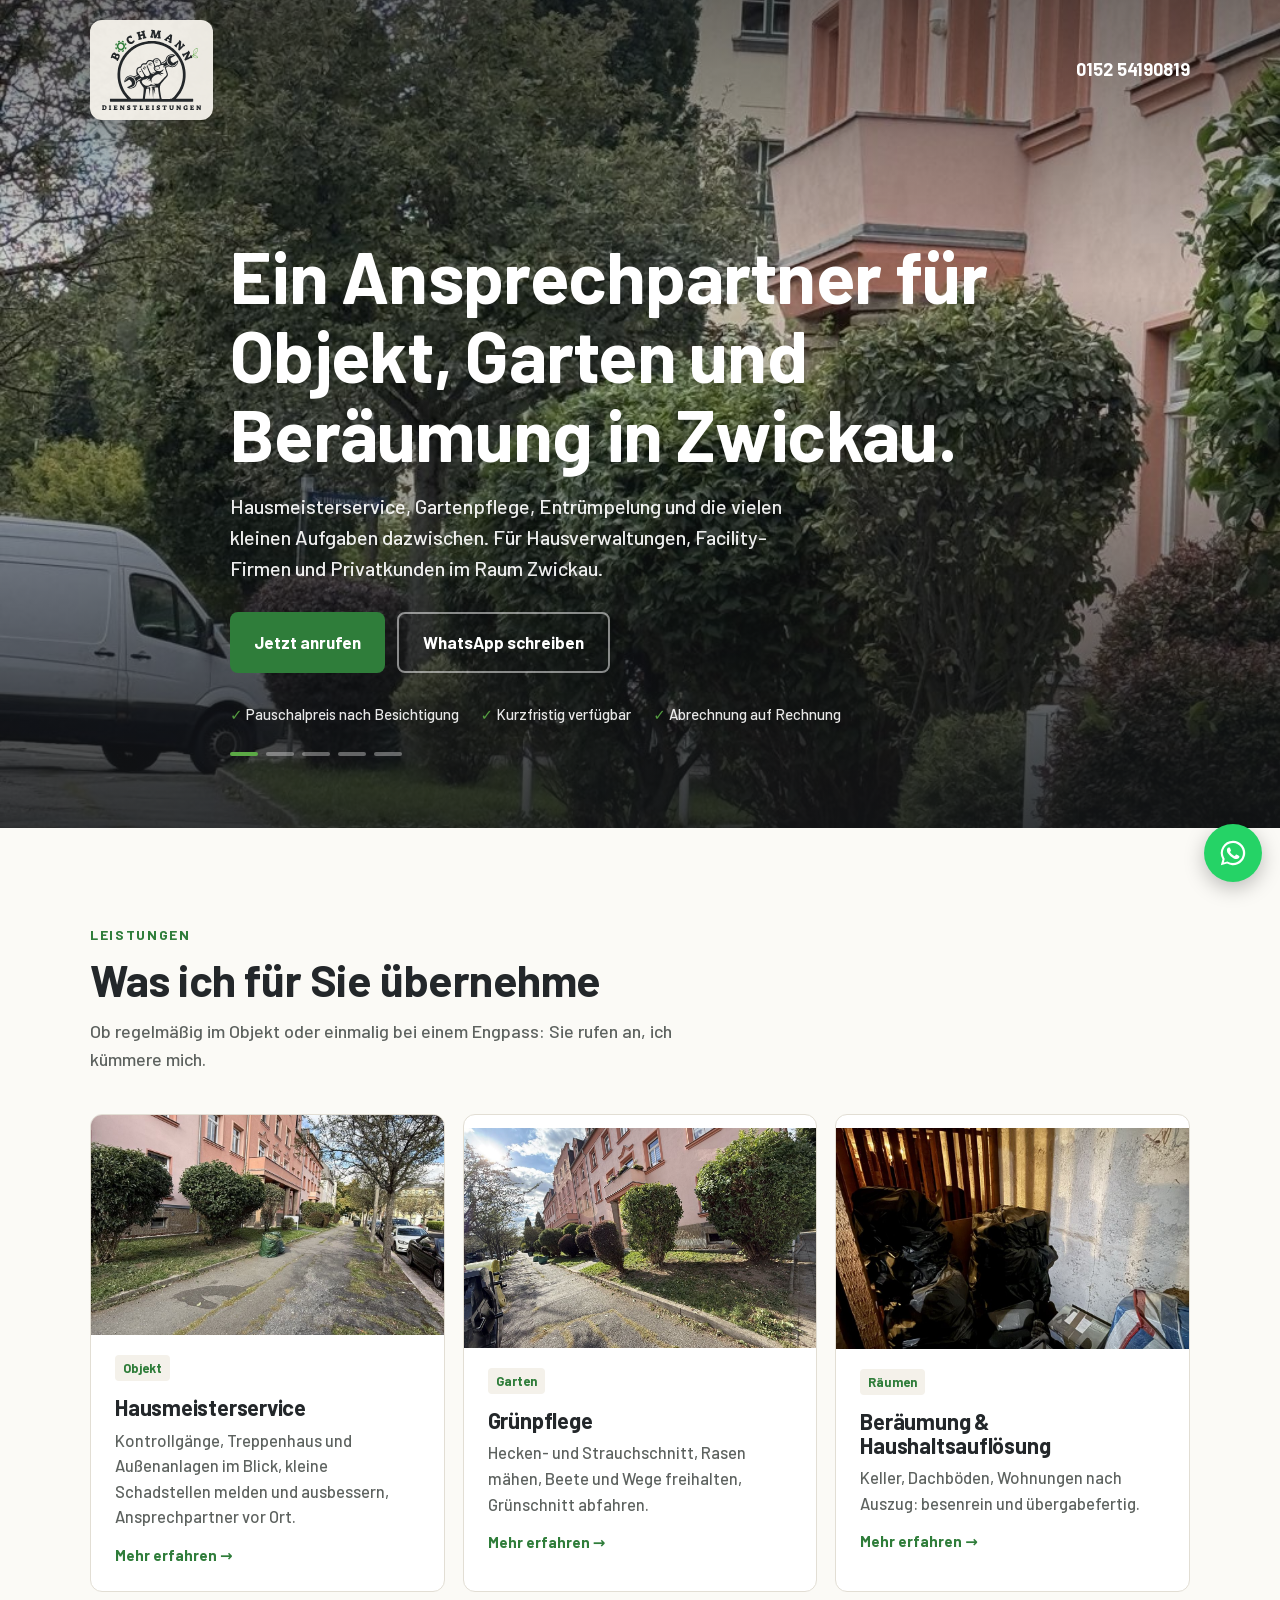
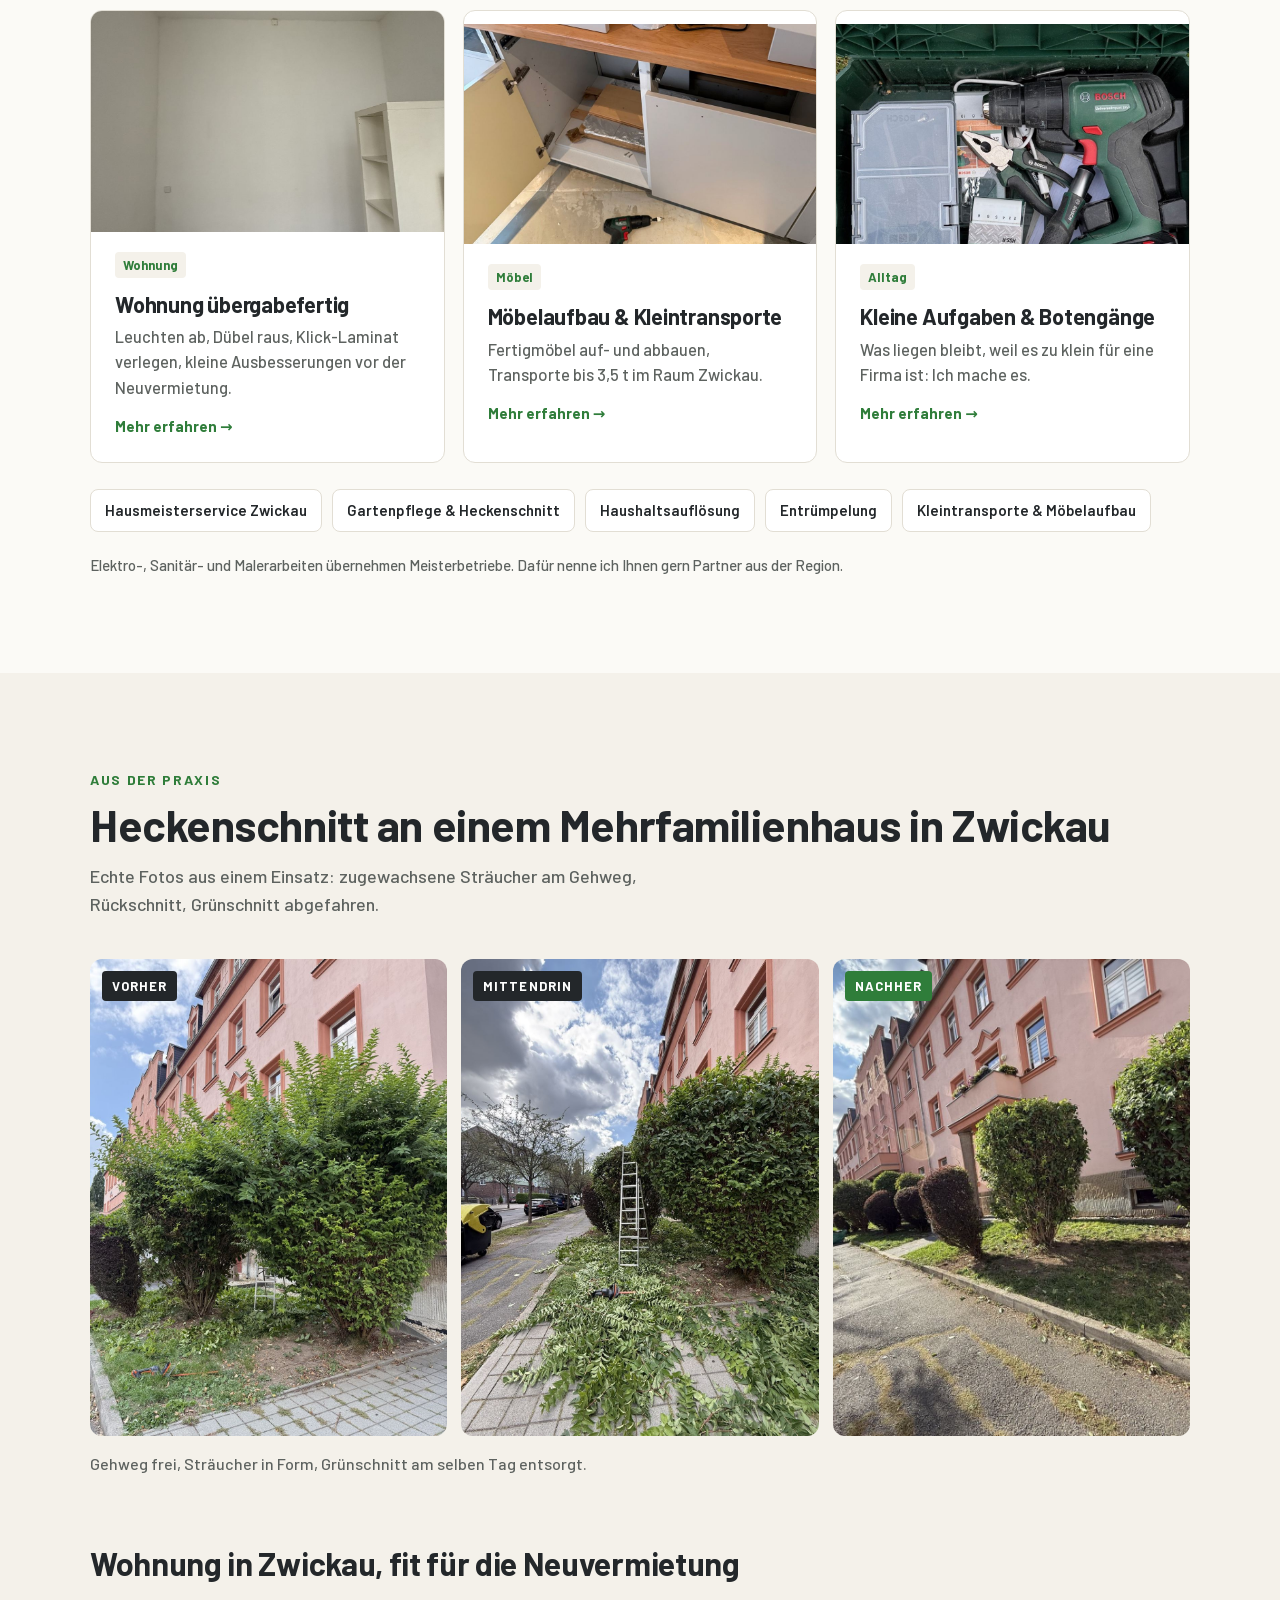
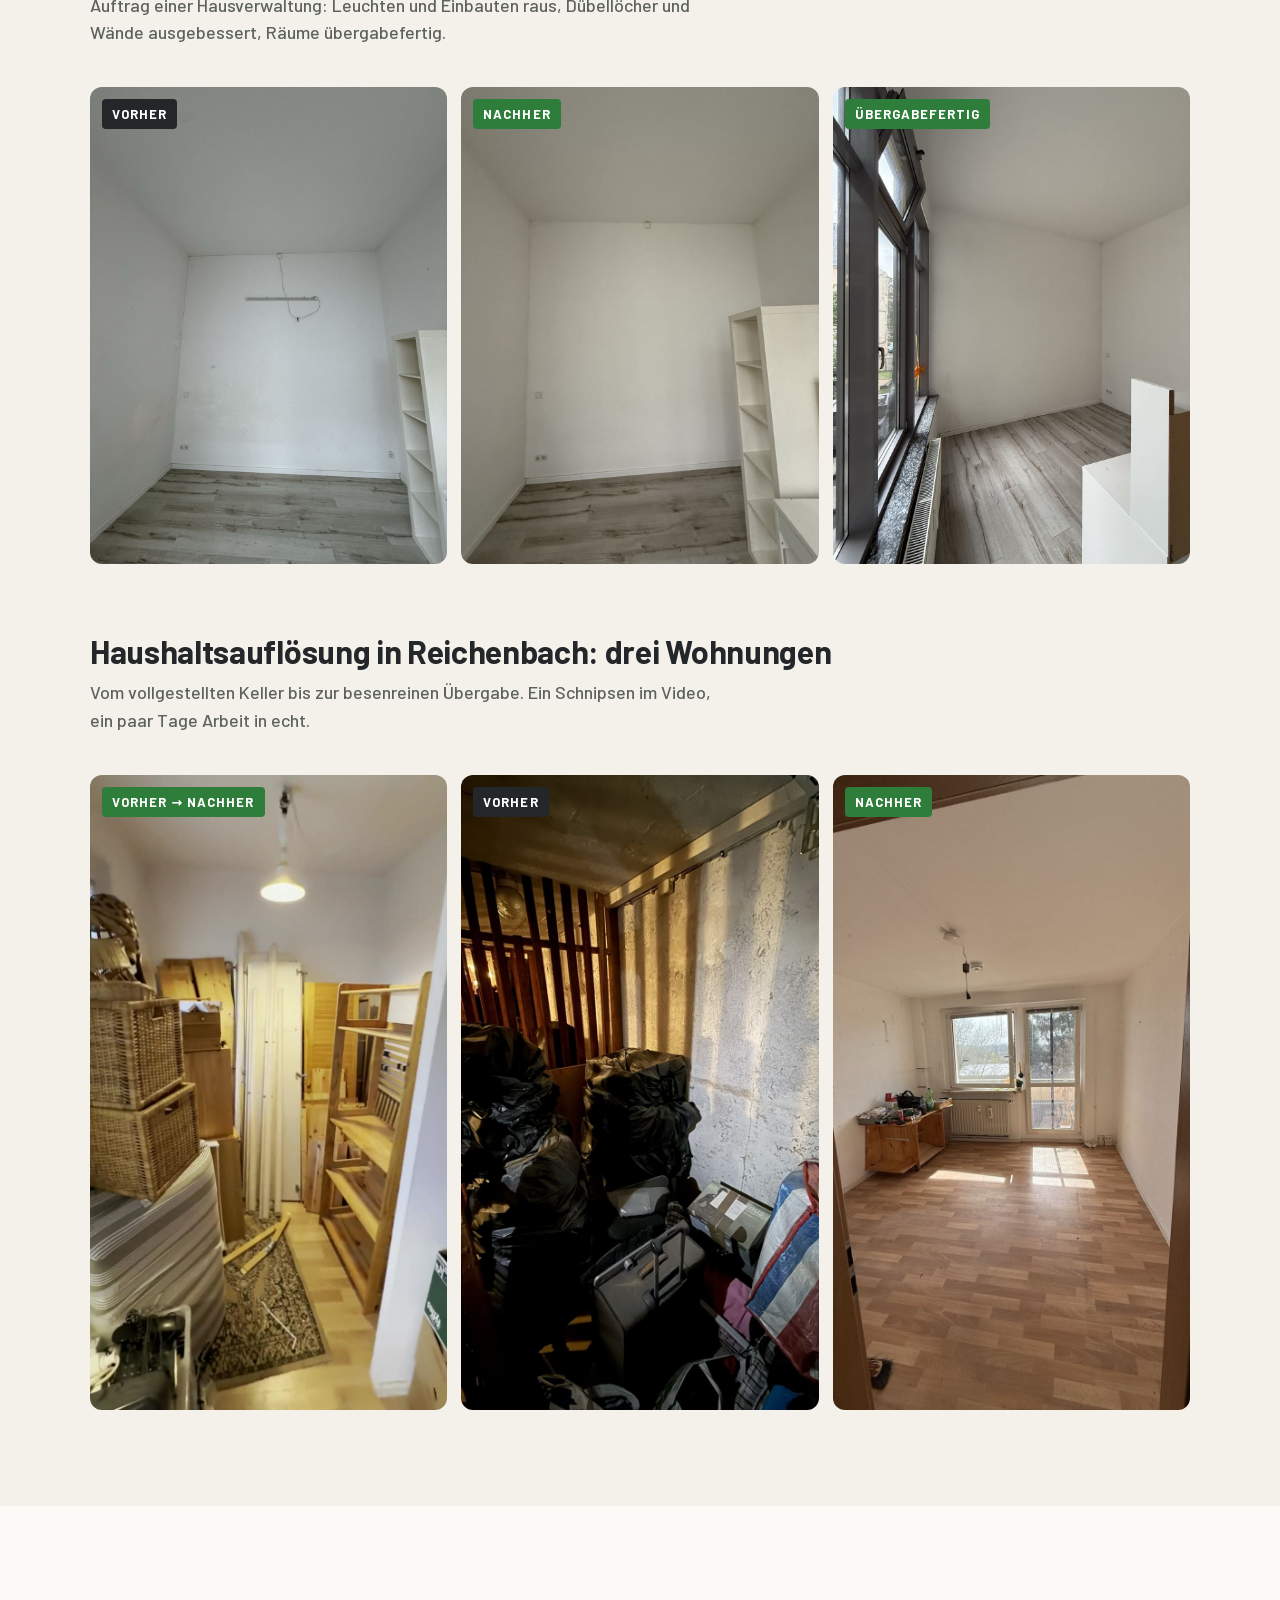
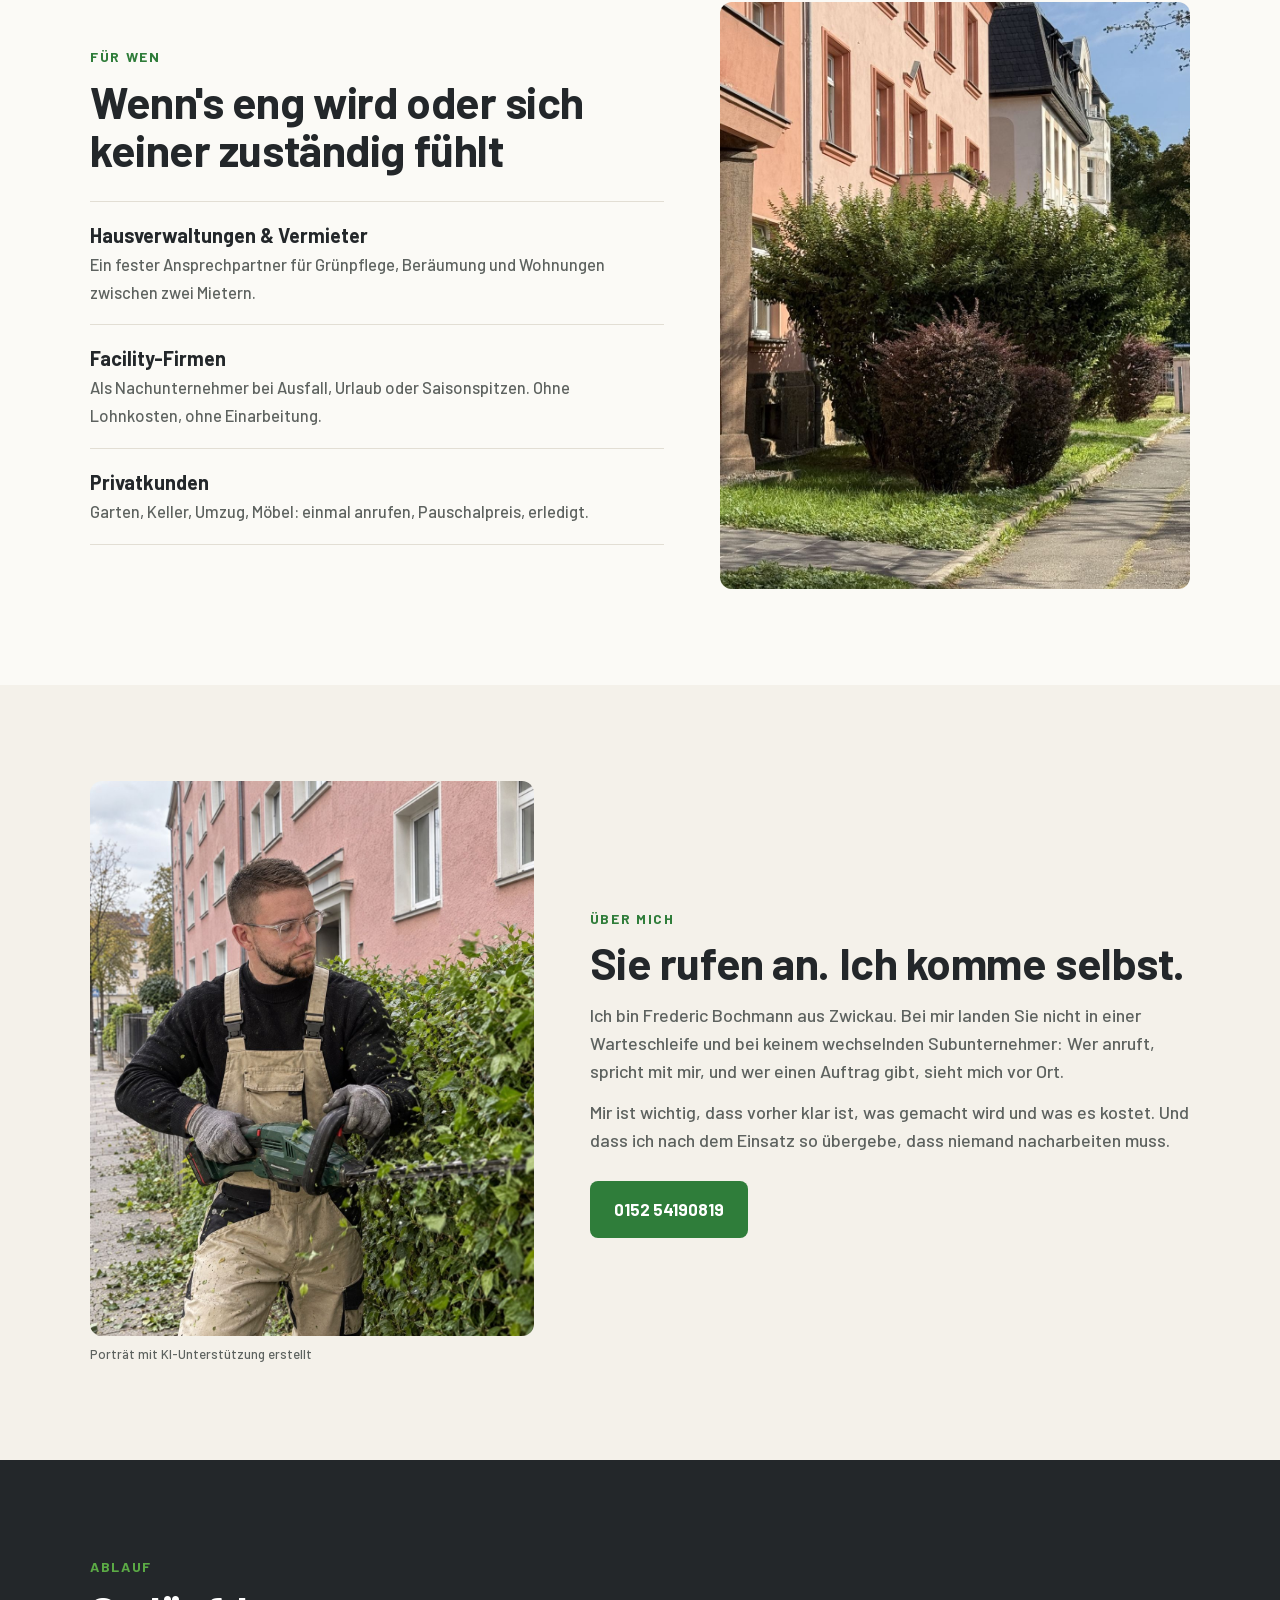
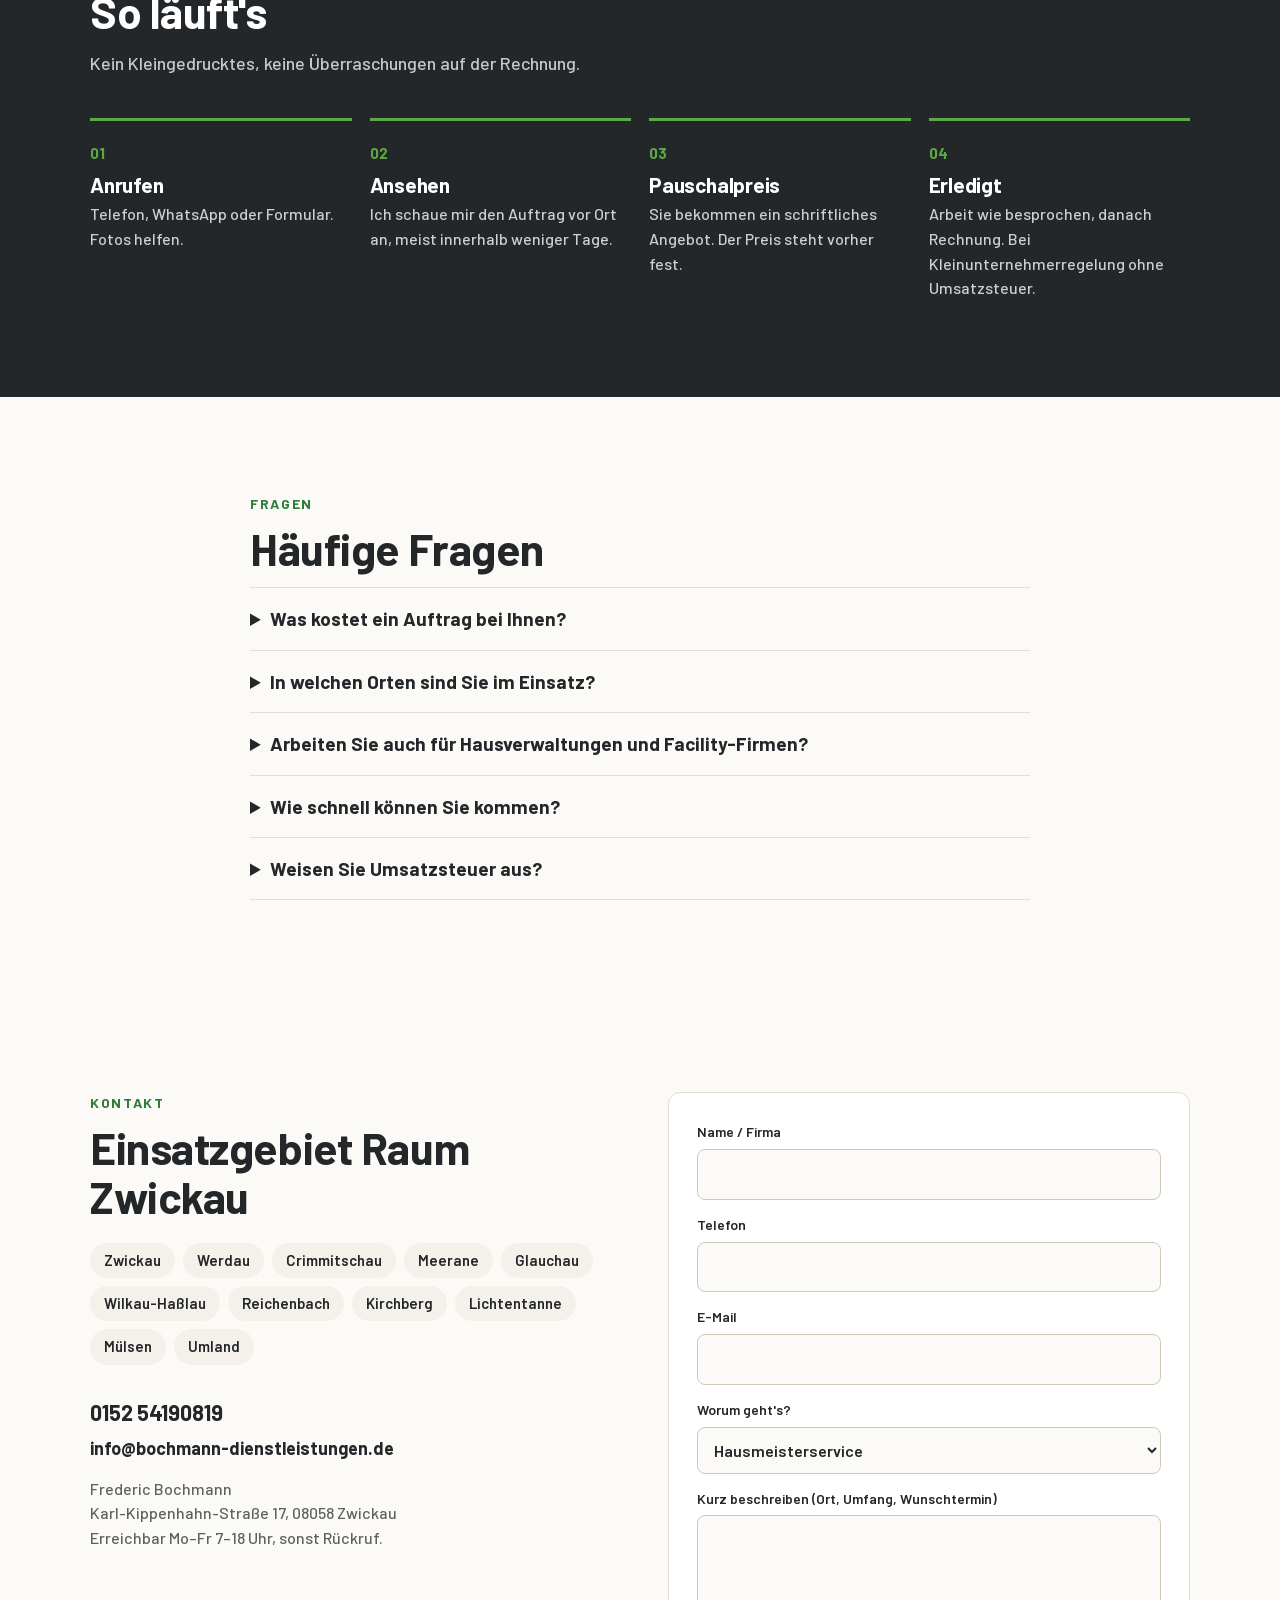
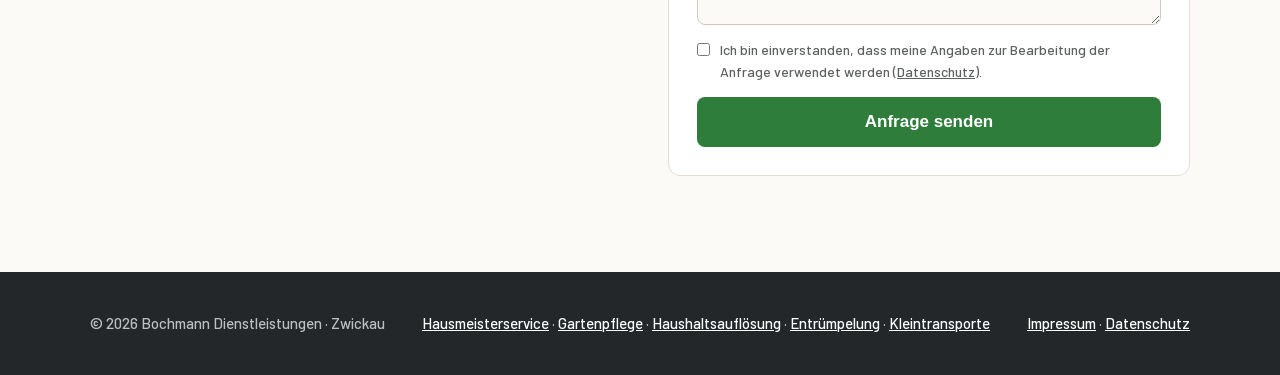
<file: index.html>
<!doctype html>
<html lang="de">
<head>
<meta charset="utf-8">
<meta name="viewport" content="width=device-width,initial-scale=1">
<title>Hausmeisterservice Zwickau · Gartenpflege & Haushaltsauflösung | Bochmann</title>
<meta name="description" content="Hausmeisterservice, Gartenpflege, Entrümpelung und Haushaltsauflösung in Zwickau und Umgebung. Ein Ansprechpartner für Hausverwaltungen, Vermieter und Privatkunden. Pauschalpreis nach Besichtigung.">
<link rel="canonical" href="https://www.bochmann-dienstleistungen.de/">
<meta name="theme-color" content="#23272A">
<meta name="geo.region" content="DE-SN">
<meta name="geo.placename" content="Zwickau">
<meta property="og:type" content="website">
<meta property="og:locale" content="de_DE">
<meta property="og:site_name" content="Bochmann Dienstleistungen">
<meta property="og:title" content="Bochmann Dienstleistungen · Hausmeisterservice & Gartenpflege in Zwickau">
<meta property="og:description" content="Hausmeisterservice, Gartenpflege, Beräumung. Ein Ansprechpartner für viele kleine Aufgaben im Raum Zwickau.">
<meta property="og:url" content="https://www.bochmann-dienstleistungen.de/">
<meta property="og:image" content="https://www.bochmann-dienstleistungen.de/img/hero.jpg">
<meta name="twitter:card" content="summary_large_image">
<link rel="icon" type="image/svg+xml" href="img/favicon.svg">
<link rel="preload" as="image" href="img/hero.jpg" fetchpriority="high">
<script type="application/ld+json">
{"@context": "https://schema.org", "@graph": [{"@type": "HomeAndConstructionBusiness", "@id": "https://www.bochmann-dienstleistungen.de/#firma", "name": "Bochmann Dienstleistungen", "url": "https://www.bochmann-dienstleistungen.de/", "logo": "https://www.bochmann-dienstleistungen.de/img/logo.svg", "image": ["https://www.bochmann-dienstleistungen.de/img/hero.jpg", "https://www.bochmann-dienstleistungen.de/img/nachher.jpg", "https://www.bochmann-dienstleistungen.de/img/br-nachher.jpg"], "description": "Hausmeisterservice, Gartenpflege, Entrümpelung, Haushaltsauflösung und Kleintransporte in Zwickau und Umgebung.", "founder": {"@type": "Person", "name": "Frederic Bochmann"}, "telephone": "+49 152 54190819", "email": "info@bochmann-dienstleistungen.de", "address": {"@type": "PostalAddress", "streetAddress": "Karl-Kippenhahn-Straße 17", "postalCode": "08058", "addressLocality": "Zwickau", "addressRegion": "Sachsen", "addressCountry": "DE"}, "areaServed": [{"@type": "City", "name": "Zwickau"}, {"@type": "City", "name": "Werdau"}, {"@type": "City", "name": "Crimmitschau"}, {"@type": "City", "name": "Meerane"}, {"@type": "City", "name": "Glauchau"}, {"@type": "City", "name": "Wilkau-Haßlau"}, {"@type": "City", "name": "Reichenbach"}, {"@type": "City", "name": "Kirchberg"}, {"@type": "City", "name": "Lichtentanne"}, {"@type": "City", "name": "Mülsen"}], "openingHoursSpecification": [{"@type": "OpeningHoursSpecification", "dayOfWeek": ["Monday", "Tuesday", "Wednesday", "Thursday", "Friday"], "opens": "07:00", "closes": "18:00"}], "paymentAccepted": "Überweisung auf Rechnung", "hasOfferCatalog": {"@type": "OfferCatalog", "name": "Leistungen", "itemListElement": [{"@type": "Offer", "itemOffered": {"@type": "Service", "name": "Hausmeisterservice", "url": "https://www.bochmann-dienstleistungen.de/hausmeisterservice.html"}}, {"@type": "Offer", "itemOffered": {"@type": "Service", "name": "Gartenpflege und Heckenschnitt", "url": "https://www.bochmann-dienstleistungen.de/gartenpflege.html"}}, {"@type": "Offer", "itemOffered": {"@type": "Service", "name": "Haushaltsauflösung", "url": "https://www.bochmann-dienstleistungen.de/haushaltsaufloesung.html"}}, {"@type": "Offer", "itemOffered": {"@type": "Service", "name": "Entrümpelung", "url": "https://www.bochmann-dienstleistungen.de/entruempelung.html"}}, {"@type": "Offer", "itemOffered": {"@type": "Service", "name": "Kleintransporte und Aufbau von Fertigmöbeln", "url": "https://www.bochmann-dienstleistungen.de/transport-umzug.html"}}, {"@type": "Offer", "itemOffered": {"@type": "Service", "name": "Wohnung übergabefertig machen", "url": "https://www.bochmann-dienstleistungen.de/#leistungen"}}]}}, {"@type": "WebSite", "@id": "https://www.bochmann-dienstleistungen.de/#website", "url": "https://www.bochmann-dienstleistungen.de/", "name": "Bochmann Dienstleistungen", "inLanguage": "de-DE", "publisher": {"@id": "https://www.bochmann-dienstleistungen.de/#firma"}}, {"@type": "FAQPage", "mainEntity": [{"@type": "Question", "name": "Was kostet ein Auftrag bei Ihnen?", "acceptedAnswer": {"@type": "Answer", "text": "Nach einer kurzen Besichtigung oder anhand von Fotos bekommen Sie ein schriftliches Pauschalangebot. Der Preis steht vorher fest, ohne offene Stundenabrechnung."}}, {"@type": "Question", "name": "In welchen Orten sind Sie im Einsatz?", "acceptedAnswer": {"@type": "Answer", "text": "In Zwickau und Umgebung, unter anderem in Werdau, Crimmitschau, Meerane, Glauchau, Wilkau-Haßlau, Reichenbach, Kirchberg und Mülsen."}}, {"@type": "Question", "name": "Arbeiten Sie auch für Hausverwaltungen und Facility-Firmen?", "acceptedAnswer": {"@type": "Answer", "text": "Ja. Hausverwaltungen und Vermieter bekommen einen festen Ansprechpartner, Facility-Firmen können mich als Nachunternehmer bei Ausfall, Urlaub oder Saisonspitzen einsetzen."}}, {"@type": "Question", "name": "Wie schnell können Sie kommen?", "acceptedAnswer": {"@type": "Answer", "text": "Für eine Besichtigung meist innerhalb weniger Tage. Kleinere Aufträge wie ein Heckenschnitt oder eine Kellerentrümpelung sind oft kurzfristig möglich."}}, {"@type": "Question", "name": "Weisen Sie Umsatzsteuer aus?", "acceptedAnswer": {"@type": "Answer", "text": "Nein. Als Kleinunternehmer nach § 19 UStG berechne ich keine Umsatzsteuer, der angebotene Preis ist der Endpreis."}}]}]}
</script>
<script>
try{if(!/impressum|datenschutz/.test(document.referrer)&&!matchMedia('(prefers-reduced-motion: reduce)').matches){document.documentElement.classList.add('intro')}}catch(e){}
</script>
<style>
@font-face{font-family:Barlow;font-weight:400 500;font-display:swap;src:url(fonts/barlow-500-latin.woff2) format("woff2");unicode-range:U+0000-00FF,U+0131,U+0152-0153,U+02BB-02BC,U+02C6,U+02DA,U+02DC,U+0304,U+0308,U+0329,U+2000-206F,U+20AC,U+2122,U+2191,U+2193,U+2212,U+2215,U+FEFF,U+FFFD}
@font-face{font-family:Barlow;font-weight:400 500;font-display:swap;src:url(fonts/barlow-500-latin-ext.woff2) format("woff2");unicode-range:U+0100-02BA,U+02BD-02C5,U+02C7-02CC,U+02CE-02D7,U+02DD-02FF,U+0304,U+0308,U+0329,U+1D00-1DBF,U+1E00-1E9F,U+1EF2-1EFF,U+2020,U+20A0-20AB,U+20AD-20C0,U+2113,U+2C60-2C7F,U+A720-A7FF}
@font-face{font-family:Barlow;font-weight:600;font-display:swap;src:url(fonts/barlow-600-latin.woff2) format("woff2");unicode-range:U+0000-00FF,U+0131,U+0152-0153,U+02BB-02BC,U+02C6,U+02DA,U+02DC,U+0304,U+0308,U+0329,U+2000-206F,U+20AC,U+2122,U+2191,U+2193,U+2212,U+2215,U+FEFF,U+FFFD}
@font-face{font-family:Barlow;font-weight:700 800;font-display:swap;src:url(fonts/barlow-700-latin.woff2) format("woff2");unicode-range:U+0000-00FF,U+0131,U+0152-0153,U+02BB-02BC,U+02C6,U+02DA,U+02DC,U+0304,U+0308,U+0329,U+2000-206F,U+20AC,U+2122,U+2191,U+2193,U+2212,U+2215,U+FEFF,U+FFFD}
:root{--green:#23272A;--green-2:#2F7D3A;--sand:#F4F1EA;--paper:#FBFAF6;--ink:#23272A;--muted:#5d625f;--line:#e2ded4;--accent:#5BAA45;--brand:#2F7D3A}
*{box-sizing:border-box;margin:0}
html{scroll-behavior:smooth}
body{font-family:Barlow,system-ui,sans-serif;font-weight:500;color:var(--ink);background:var(--paper);line-height:1.55;font-size:18px}
img{display:block;max-width:100%}
a{color:inherit}
.wrap{max-width:1140px;margin:0 auto;padding:0 20px}
h1,h2,h3{font-weight:700;line-height:1.1;letter-spacing:-.01em}
h2{font-size:clamp(30px,4vw,44px);margin-bottom:14px}
.kicker{font-size:14px;font-weight:700;letter-spacing:.12em;text-transform:uppercase;color:var(--green-2);margin-bottom:10px}
.lead{color:var(--muted);max-width:640px}
.btn{display:inline-flex;align-items:center;gap:10px;padding:15px 24px;border-radius:8px;font-weight:700;text-decoration:none;font-size:17px;transition:transform .15s cubic-bezier(.2,.8,.2,1),background-color .2s}
.btn:active{transform:scale(.97)}
.btn-main{background:var(--brand);color:#fff}
.btn-main:hover{background:#276a31}
.btn-ghost{border:2px solid rgba(255,255,255,.5);color:#fff}
.btn-ghost:hover{border-color:#fff}
/* Kopf */
header{position:absolute;top:0;left:0;right:0;z-index:5}
.top{display:flex;justify-content:space-between;align-items:center;padding-top:20px;padding-bottom:20px}
.logo{display:block;line-height:0;background:rgba(244,241,234,.96);border-radius:12px;padding:8px 10px;box-shadow:0 6px 20px rgba(0,0,0,.18)}.logo img{height:84px;width:auto}@media (max-width:600px){.logo img{height:64px}}
.logo small{display:block;font-weight:500;font-size:13px;opacity:.8;letter-spacing:.06em}
.top a.tel{color:#fff;text-decoration:none;font-weight:700}
/* Hero */
.hero{position:relative;min-height:92vh;display:flex;align-items:flex-end;color:#fff;background:var(--green)}

.hero::after{content:"";position:absolute;inset:0;background:linear-gradient(180deg,rgba(20,22,24,.55) 0%,rgba(20,22,24,.15) 35%,rgba(20,22,24,.85) 100%)}
.hero .wrap{position:relative;z-index:2;padding-bottom:72px;padding-top:140px}
.hero h1{font-size:clamp(38px,6.2vw,72px);max-width:820px;margin-bottom:18px}
.hero p{font-size:20px;max-width:560px;margin-bottom:28px;opacity:.92}
.cta{display:flex;flex-wrap:wrap;gap:12px}
.facts{display:flex;flex-wrap:wrap;gap:8px 22px;margin-top:30px;font-size:15px;opacity:.9}
.facts span::before{content:"✓ ";color:var(--accent);font-weight:700}
/* Leistungen */
section{padding:96px 0}
.grid{display:grid;grid-template-columns:repeat(3,1fr);gap:18px;margin-top:40px}
.card{background:#fff;border:1px solid var(--line);border-radius:12px;padding:28px}
.card h3{font-size:22px;margin-bottom:8px}
.card p{color:var(--muted);font-size:16.5px}
.card .n{display:inline-block;font-size:13px;font-weight:700;color:var(--green-2);background:var(--sand);border-radius:4px;padding:3px 8px;margin-bottom:14px}
.note{margin-top:22px;font-size:15px;color:var(--muted)}
/* Vorher/Nachher */
.ba{background:var(--sand)}
.ba-grid{display:grid;grid-template-columns:1fr 1fr 1fr;gap:14px;margin-top:40px}
.ba figure{position:relative;border-radius:12px;overflow:hidden;aspect-ratio:3/4;background:#ddd}
.ba figure img{width:100%;height:100%;object-fit:cover}
.ba figcaption{position:absolute;left:12px;top:12px;background:var(--ink);color:#fff;font-size:13px;font-weight:700;letter-spacing:.08em;text-transform:uppercase;padding:5px 10px;border-radius:4px}
.ba figure.after figcaption{background:var(--brand);color:#fff}
.case-h{font-size:clamp(24px,3vw,32px);margin:70px 0 10px}
.snap-grid{display:grid;grid-template-columns:1fr 1fr 1fr;gap:14px;margin-top:40px}
.snap-grid figure{position:relative;border-radius:12px;overflow:hidden;aspect-ratio:9/16;background:#ddd;margin:0}
.snap-grid img,.snap-grid video{width:100%;height:100%;object-fit:cover;display:block}
.snap-grid figcaption{position:absolute;left:12px;top:12px;background:var(--ink);color:#fff;font-size:13px;font-weight:700;letter-spacing:.08em;text-transform:uppercase;padding:5px 10px;border-radius:4px}
.snap-grid figure.after figcaption,.snap-vid figcaption{background:var(--brand);color:#fff}
@media (max-width:900px){.snap-grid{grid-template-columns:1fr 1fr}.snap-vid{grid-column:1/-1;aspect-ratio:9/14!important}}
.ba .caption{margin-top:16px;color:var(--muted);font-size:16px}
/* Für wen */
.who{display:grid;grid-template-columns:1.1fr .9fr;gap:56px;align-items:center}
.who img{border-radius:12px;aspect-ratio:4/5;object-fit:cover;width:100%}
.list{list-style:none;padding:0;margin-top:26px}
.list li{padding:18px 0;border-top:1px solid var(--line)}
.list li:last-child{border-bottom:1px solid var(--line)}
.list b{display:block;font-size:20px}
.list span{color:var(--muted);font-size:16.5px}
/* Über mich */
.me{background:var(--sand)}
.me-grid{display:grid;grid-template-columns:.85fr 1.15fr;gap:56px;align-items:center}
.me-grid img{border-radius:12px;aspect-ratio:4/5;object-fit:cover;width:100%}
@media (max-width:900px){.me-grid{grid-template-columns:1fr;gap:32px}}
/* Ablauf */
.steps{background:var(--green);color:#fff}
.steps .kicker{color:var(--accent)}
.steps .lead{color:rgba(255,255,255,.75)}
.step-grid{display:grid;grid-template-columns:repeat(4,1fr);gap:18px;margin-top:40px;counter-reset:s}
.step{border-top:3px solid var(--accent);padding-top:18px}
.step::before{counter-increment:s;content:"0" counter(s);font-weight:700;color:var(--accent);font-size:15px}
.step h3{font-size:21px;margin:6px 0}
.step p{color:rgba(255,255,255,.78);font-size:16px}
/* Gebiet + Kontakt */
.contact{display:grid;grid-template-columns:1fr 1fr;gap:56px}
.area{display:flex;flex-wrap:wrap;gap:8px;margin:22px 0 30px}
.area span{background:var(--sand);border-radius:999px;padding:6px 14px;font-size:15px;font-weight:600}
.direct a{display:block;font-size:22px;font-weight:700;text-decoration:none;margin-bottom:6px}
.direct p{color:var(--muted);font-size:16px}
form{background:#fff;border:1px solid var(--line);border-radius:12px;padding:28px;display:grid;gap:14px}
label{font-size:14px;font-weight:600;display:grid;gap:6px}
input,select,textarea{font:inherit;font-size:16px;border:1px solid #cfc9ba;border-radius:8px;padding:12px;background:var(--paper);color:var(--ink);width:100%}
input:focus,select:focus,textarea:focus{outline:2px solid var(--green-2);outline-offset:1px}
textarea{min-height:110px;resize:vertical}
.check{display:flex;gap:10px;align-items:flex-start;font-weight:500;font-size:14px;color:var(--muted)}
.check input{width:auto;margin-top:4px}
form .btn{border:0;cursor:pointer;justify-content:center}
.ok{display:none;background:var(--sand);padding:14px;border-radius:8px;font-weight:600}
/* Fuß */
footer{background:var(--ink);color:rgba(255,255,255,.7);padding:40px 0;font-size:15px}
footer .wrap{display:flex;flex-wrap:wrap;gap:12px 28px;justify-content:space-between}
footer a{color:#fff}
.wa{position:fixed;right:18px;bottom:18px;z-index:50;width:58px;height:58px;border-radius:50%;background:#25d366;display:grid;place-items:center;box-shadow:0 6px 20px rgba(0,0,0,.25);transition:transform .15s cubic-bezier(.2,.8,.2,1)}
.wa:active{transform:scale(.94)}
.wa svg{width:30px;height:30px;fill:#fff}
/* sanftes Einblenden: nur wenn JS läuft */
.js .rv{opacity:0;transform:translateY(18px);transition:opacity .6s cubic-bezier(.2,.8,.2,1),transform .6s cubic-bezier(.2,.8,.2,1)}
.js .rv.in{opacity:1;transform:none}
@media (prefers-reduced-motion:reduce){.js .rv{opacity:1;transform:none;transition:none}html{scroll-behavior:auto}}
@media (max-width:900px){
 .grid{grid-template-columns:1fr 1fr}.step-grid{grid-template-columns:1fr 1fr}
 .who,.contact{grid-template-columns:1fr;gap:36px}
 .ba-grid{grid-template-columns:1fr 1fr}.ba-grid figure:first-child{grid-column:1/-1;aspect-ratio:4/3}
}
@media (max-width:600px){
 body{font-size:17px}section{padding:68px 0}
 .grid,.step-grid{grid-template-columns:1fr}
 .top a.tel{display:none}
 .hero{min-height:88vh}
}

/* Intro: animiertes Logo (Zahnrad dreht, Pflanze wächst) */
#intro{display:none}
.intro #intro{display:flex;align-items:center;justify-content:center;position:fixed;inset:0;z-index:100;background:#F4F1EA;cursor:pointer;transition:opacity .7s ease}
.intro body{overflow:hidden}
#intro.out{opacity:0}
#intro .ilogo{width:min(440px,74vw);height:auto;opacity:0;transform:scale(.94);animation:ilogoIn .6s cubic-bezier(.2,.8,.2,1) .1s forwards}
#intro.out .ilogo{transform:scale(1.04);transition:transform .7s ease}
#intro .gear{animation:igear 2.4s cubic-bezier(.45,0,.2,1) .2s both}
#intro .leaf{animation:ileaf 1.3s cubic-bezier(.2,.8,.2,1) .8s both}
@keyframes ilogoIn{to{opacity:1;transform:none}}
@keyframes igear{from{transform:rotate(-200deg)}to{transform:rotate(0)}}
@keyframes ileaf{0%{transform:scale(0) rotate(-35deg);opacity:0}20%{opacity:1}100%{transform:scale(1) rotate(0)}}
/* Diashow */
.slides{position:absolute;inset:0;overflow:hidden}
.slides img{position:absolute;inset:0;width:100%;height:100%;object-fit:cover;opacity:0;transform:scale(1.08);transition:opacity 1.4s ease,transform 7.5s linear}
.slides img.on{opacity:1;transform:scale(1)}
.dots{display:flex;gap:8px;margin-top:26px}
.dots button{width:28px;height:4px;border:0;border-radius:2px;background:rgba(255,255,255,.35);cursor:pointer;padding:0;transition:background-color .3s}
.dots button.on{background:var(--accent)}
/* Kacheln klickbar */
.card{cursor:pointer;text-align:left;font:inherit;color:inherit;width:100%;transition:transform .2s cubic-bezier(.2,.8,.2,1),box-shadow .2s,border-color .2s;position:relative}
.card:hover{transform:translateY(-3px);box-shadow:0 14px 30px rgba(35,39,42,.10);border-color:#cfc9ba}
.card:active{transform:scale(.985)}
.card:focus-visible{outline:2px solid var(--green-2);outline-offset:2px}
.card{padding:0;overflow:hidden}
.card>*:not(.card-img){margin-left:24px;margin-right:24px}
.card .n{margin-top:20px}
.card .more{margin-bottom:24px}
.card-img{display:block;aspect-ratio:16/10;overflow:hidden;background:var(--sand)}
.card-img img{width:100%;height:100%;object-fit:cover;transition:transform .5s cubic-bezier(.2,.8,.2,1)}
.card:hover .card-img img{transform:scale(1.04)}
.card .more{display:inline-block;margin-top:14px;font-weight:700;font-size:15px;color:var(--green-2)}
.card .more::after{content:" →";transition:margin .2s}
.card:hover .more::after{margin-left:4px}
/* Detail-Fenster */
dialog{margin:auto;max-height:calc(100vh - 32px);overflow:auto;border:0;padding:0;border-radius:14px;max-width:720px;width:calc(100% - 32px);background:var(--paper);color:var(--ink);box-shadow:0 30px 80px rgba(0,0,0,.35)}
dialog::backdrop{background:rgba(20,22,24,.6)}
dialog[open]{animation:dlg .35s cubic-bezier(.2,.8,.2,1)}
@keyframes dlg{from{opacity:0;transform:translateY(16px)}}
.dlg-img{width:100%;aspect-ratio:16/8;object-fit:cover;border-radius:14px 14px 0 0}
.dlg-body{padding:26px 28px 30px}
.dlg-body h3{font-size:30px;margin:6px 0 10px}
.dlg-body p{color:var(--muted)}
.dlg-body ul{margin:16px 0 22px;padding-left:20px}
.dlg-body li{margin:6px 0}
.dlg-close{position:absolute;top:12px;right:12px;width:40px;height:40px;border-radius:50%;border:0;background:rgba(255,255,255,.92);font-size:22px;cursor:pointer;line-height:1}
.dlg-close:active{transform:scale(.94)}
@media (prefers-reduced-motion:reduce){.slides img{transition:opacity .6s ease;transform:none!important}dialog[open]{animation:none}}
.svc-links{display:flex;flex-wrap:wrap;gap:10px;margin-top:26px}
.svc-links a{border:1px solid var(--line);background:#fff;border-radius:8px;padding:9px 14px;text-decoration:none;font-weight:600;font-size:15px;transition:border-color .2s}
.svc-links a:hover{border-color:var(--green-2)}
.faq{max-width:820px}
.faq details{border-top:1px solid var(--line);padding:16px 0}
.faq details:last-child{border-bottom:1px solid var(--line)}
.faq summary{font-weight:700;cursor:pointer;font-size:19px}
.faq details p{color:var(--muted);margin-top:8px}
</style>
</head>
<body>
<div id="intro" aria-hidden="true"><svg xmlns="http://www.w3.org/2000/svg" viewBox="600 100 2460 2000" class="ilogo" aria-hidden="true"><defs><clipPath id="iL"><rect x="600" y="100" width="2198" height="2000"/></clipPath><clipPath id="iR"><rect x="2798" y="100" width="300" height="2000"/></clipPath></defs><g fill="#23272A"><path d="M0 0 C1.3 0.09 2.6 0.18 3.94 0.27 C4.68 0.32 5.41 0.37 6.17 0.42 C16.98 1.22 27.76 2.43 38.53 3.61 C42.29 4.02 46.06 4.42 49.83 4.82 C52.24 5.08 54.65 5.34 57.06 5.61 C57.62 5.67 57.62 5.67 60.45 5.96 C71.8 7.23 71.8 7.23 75.08 9.08 C76.17 11.58 76.73 13.44 77.22 16.06 C77.37 16.77 77.53 17.48 77.68 18.21 C78.17 20.5 78.63 22.79 79.08 25.08 C79.38 26.54 79.69 27.99 80 29.45 C80.99 34.09 81.91 38.74 82.83 43.39 C83.17 45.12 83.52 46.85 83.86 48.58 C86.61 62.48 89.21 76.4 91.77 90.33 C94.34 104.29 97.06 118.2 100.08 132.08 C102.74 131.08 103.89 130.39 105.38 127.92 C105.75 127.02 106.13 126.12 106.52 125.2 C106.95 124.18 107.38 123.16 107.83 122.11 C108.06 121.55 108.06 121.55 109.22 118.74 C109.7 117.59 110.19 116.44 110.69 115.25 C111.99 112.18 113.27 109.1 114.55 106.02 C115.82 102.96 117.11 99.9 118.39 96.85 C120.86 90.99 123.31 85.12 125.75 79.26 C127.64 74.72 129.55 70.19 131.46 65.66 C133.66 60.45 135.85 55.24 138.02 50.03 C142.69 38.85 147.44 27.81 153.08 17.08 C166.2 17.6 179.19 18.7 192.24 20.18 C195.23 20.52 198.23 20.85 201.22 21.18 C203.15 21.39 205.09 21.61 207.02 21.83 C207.9 21.92 208.78 22.02 209.68 22.12 C215.26 22.76 220.62 23.78 226.08 25.08 C227.34 30.46 226.85 35.25 226.33 40.7 C226.25 41.66 226.18 42.61 226.1 43.6 C226.02 44.51 225.93 45.43 225.84 46.37 C225.77 47.2 225.69 48.03 225.62 48.89 C224.97 51.5 224.19 52.46 222.08 54.08 C219.23 54.78 219.23 54.78 216.01 55.2 C210.23 56 210.23 56 208.08 57.08 C207.9 80.67 208.23 104.2 209.14 127.77 C209.3 132.01 209.44 136.24 209.57 140.48 C209.68 143.81 209.81 147.13 209.94 150.46 C210 152.03 210.05 153.59 210.1 155.15 C210.35 163.45 210.71 170.8 215.08 178.08 C215.63 179 216.18 179.92 216.74 180.86 C217.25 181.62 217.75 182.37 218.26 183.14 C223.09 191.12 222.27 196.61 220.16 205.54 C219.08 208.08 219.08 208.08 217.29 209.25 C214.78 210.19 213.29 210.19 210.65 209.9 C209.77 209.8 208.9 209.71 208 209.62 C207.52 209.57 207.52 209.57 205.14 209.29 C204.15 209.18 203.16 209.08 202.14 208.97 C198.93 208.62 195.72 208.26 192.51 207.89 C190.32 207.65 188.13 207.41 185.94 207.17 C181.62 206.7 177.31 206.22 172.99 205.73 C168 205.18 163 204.66 158 204.18 C156.75 204.05 155.49 203.93 154.2 203.8 C151.97 203.58 149.74 203.36 147.51 203.16 C147.02 203.11 147.02 203.11 144.59 202.85 C143.78 202.78 142.97 202.7 142.13 202.62 C139.57 201.95 138.61 201.24 137.08 199.08 C136.69 196.86 136.69 196.86 136.68 194.3 C136.67 193.37 136.67 192.45 136.67 191.5 C136.67 191.02 136.67 191.02 136.7 188.58 C136.69 187.62 136.68 186.65 136.67 185.66 C136.67 184.74 136.67 183.81 136.68 182.86 C136.68 182.02 136.69 181.17 136.69 180.3 C137.17 177.56 137.83 176.7 140.08 175.08 C142.05 174.5 142.05 174.5 144.27 174.2 C145.07 174.08 145.87 173.97 146.69 173.85 C147.52 173.74 148.35 173.63 149.2 173.52 C152.19 173.11 155.11 172.64 158.08 172.08 C159.59 169.05 159.21 165.92 159.19 162.6 C159.19 162.22 159.19 162.22 159.19 160.26 C159.19 157.71 159.18 155.16 159.17 152.6 C159.17 150.83 159.17 149.07 159.17 147.3 C159.17 142.64 159.16 137.98 159.15 133.32 C159.14 128.57 159.13 123.82 159.13 119.06 C159.12 109.74 159.1 100.41 159.08 91.08 C158.42 91.08 157.76 91.08 157.08 91.08 C151.48 104.71 145.94 118.36 140.58 132.08 C135.64 144.72 130.54 157.3 125.39 169.86 C124.08 173.07 122.78 176.3 121.49 179.52 C121.08 180.53 120.68 181.55 120.26 182.59 C119.49 184.49 118.73 186.38 117.98 188.28 C117.64 189.12 117.3 189.96 116.95 190.83 C116.81 191.19 116.81 191.19 116.07 193.03 C114.94 195.37 113.82 197.15 112.08 199.08 C109.98 199.58 109.98 199.58 107.55 199.58 C106.63 199.59 105.72 199.6 104.77 199.61 C104.28 199.6 104.28 199.6 101.79 199.58 C100.78 199.58 99.77 199.58 98.72 199.58 C96.59 199.58 94.45 199.57 92.31 199.55 C89.02 199.52 85.74 199.53 82.46 199.54 C80.38 199.53 78.31 199.52 76.23 199.51 C75.74 199.51 75.74 199.51 73.24 199.52 C72.33 199.51 71.42 199.5 70.48 199.48 C69.68 199.48 68.87 199.47 68.04 199.47 C67.39 199.34 66.75 199.21 66.08 199.08 C64.15 196.19 63.63 194.72 62.96 191.42 C62.87 190.94 62.87 190.94 62.38 188.55 C62.18 187.53 61.97 186.51 61.76 185.45 C61.55 184.39 61.33 183.32 61.11 182.23 C59.99 176.72 58.9 171.21 57.82 165.7 C57.4 163.62 56.99 161.54 56.58 159.45 C56.47 158.93 56.47 158.93 55.95 156.3 C54.42 148.63 52.72 141.01 50.95 133.4 C49.1 125.35 47.49 117.26 45.89 109.16 C44.6 102.66 43.26 96.18 41.83 89.7 C41.66 88.97 41.5 88.23 41.33 87.47 C40.69 84.62 40 81.86 39.08 79.08 C38.42 79.08 37.76 79.08 37.08 79.08 C35.5 87.42 33.94 95.75 32.38 104.09 C31.52 108.72 30.65 113.35 29.77 117.97 C29.21 120.94 28.66 123.91 28.1 126.87 C27.84 128.29 27.57 129.71 27.3 131.12 C23.54 150.78 23.54 150.78 26.83 155.7 C28.79 157.38 30.78 158.45 33.08 159.65 C33.63 159.94 33.63 159.94 36.39 161.39 C37.46 161.9 38.53 162.42 39.63 162.94 C42.08 165.08 42.08 165.08 42.55 168.78 C42.23 173.14 41.27 177.31 40.14 181.52 C39.96 182.24 39.77 182.95 39.59 183.7 C38.23 188.93 38.23 188.93 37.08 190.08 C29.07 190.72 20.96 189.6 13.01 188.77 C11.71 188.63 10.41 188.5 9.07 188.36 C5.07 187.94 1.07 187.51 -2.92 187.08 C-4.17 186.95 -5.42 186.81 -6.71 186.68 C-10.18 186.3 -13.64 185.91 -17.11 185.52 C-18.16 185.4 -19.21 185.29 -20.29 185.17 C-20.77 185.11 -20.77 185.11 -23.22 184.83 C-24.06 184.73 -24.9 184.63 -25.76 184.53 C-27.92 184.08 -27.92 184.08 -30.92 182.08 C-31.69 178.36 -31.57 174.56 -31.61 170.77 C-31.66 169.72 -31.72 168.68 -31.77 167.6 C-31.86 160.07 -31.86 160.07 -29.23 157.3 C-27.17 156 -25.17 155.01 -22.92 154.08 C-19.07 152.42 -19.07 152.42 -17.72 149.22 C-17.35 147.93 -17.01 146.63 -16.67 145.33 C-16.57 144.97 -16.57 144.97 -16.07 143.13 C-15.61 141.43 -15.15 139.74 -14.71 138.04 C-13.82 134.7 -12.91 131.36 -12 128.02 C-8.82 116.27 -5.71 104.52 -3.01 92.65 C-1.62 86.67 -0.02 80.76 1.64 74.85 C2.11 73.17 2.57 71.5 3.04 69.83 C3.96 66.5 4.91 63.19 5.86 59.87 C6.3 58.32 6.73 56.77 7.16 55.22 C7.37 54.52 7.58 53.81 7.79 53.09 C9.17 48.06 9.17 44.21 8.08 39.08 C6.06 37.01 4.43 35.66 2.08 34.08 C0.46 32.95 -1.14 31.81 -2.74 30.64 C-3.51 30.11 -4.27 29.57 -5.07 29.02 C-7.63 26.34 -7.75 24.78 -7.92 21.08 C-7.65 17.8 -7.16 14.58 -6.61 11.33 C-6.48 10.47 -6.35 9.61 -6.21 8.72 C-4.82 0.13 -4.82 0.13 0 0 Z " transform="translate(1829.923095703125,142.920166015625)"/><path d="M0 0 C3.04 8.6 5.74 16.93 7 26 C3.9 28.66 1.24 30.87 -2.38 32.81 C-3.24 33.53 -4.11 34.26 -5 35 C-5.39 40.4 -4.77 44.84 -3.34 50.09 C-3.25 50.43 -3.25 50.43 -2.79 52.14 C-2.18 54.41 -1.56 56.67 -0.94 58.94 C-0.5 60.56 -0.06 62.18 0.38 63.81 C1.09 66.49 1.81 69.16 2.54 71.84 C4.7 79.85 6.81 87.87 8.9 95.9 C9.24 97.19 9.57 98.48 9.91 99.77 C10.08 100.41 10.24 101.05 10.42 101.71 C10.58 102.35 10.75 102.99 10.92 103.65 C11.93 107.5 12.93 111.35 13.93 115.2 C14.88 118.83 15.83 122.46 16.78 126.09 C17.06 127.17 17.34 128.26 17.63 129.37 C21.74 145.02 21.74 145.02 24.98 147.55 C25.34 147.68 25.34 147.68 27.19 148.31 C27.98 148.61 28.77 148.9 29.58 149.2 C29.98 149.33 29.98 149.33 32 150 C39.81 152.71 39.81 152.71 42 156 C44.02 163.28 45.45 170.44 45 178 C38.77 180.47 32.51 182.31 26.03 184 C24.99 184.27 23.95 184.55 22.87 184.83 C19.56 185.7 16.25 186.57 12.94 187.44 C10.74 188.02 8.54 188.59 6.35 189.17 C3.15 190.02 -0.05 190.86 -3.25 191.7 C-7.75 192.88 -12.25 194.06 -16.73 195.29 C-17.07 195.39 -17.07 195.39 -18.82 195.87 C-20.59 196.35 -22.35 196.84 -24.11 197.33 C-27.88 198.2 -31.15 198.31 -35 198 C-37.56 193.25 -39.24 188.53 -40.75 183.38 C-40.98 182.62 -41.22 181.87 -41.46 181.1 C-43.37 174.64 -43.37 174.64 -42 171 C-39.6 169.18 -39.6 169.18 -36.62 167.44 C-29.34 163.12 -29.34 163.12 -28 161 C-28.11 158.48 -28.44 156.44 -29 154 C-29.21 153.1 -29.41 152.19 -29.62 151.26 C-30.37 148.13 -31.15 145 -31.94 141.88 C-32.2 140.8 -32.47 139.73 -32.74 138.63 C-33 137.59 -33.26 136.56 -33.53 135.49 C-33.76 134.56 -34 133.62 -34.24 132.66 C-34.49 131.78 -34.74 130.9 -35 130 C-35.26 129.08 -35.51 128.16 -35.78 127.22 C-37 125 -37 125 -39.14 124.09 C-42.85 123.97 -46.21 124.67 -49.8 125.51 C-50.55 125.68 -51.31 125.85 -52.09 126.03 C-54.5 126.57 -56.9 127.13 -59.31 127.69 C-60.89 128.04 -62.46 128.4 -64.04 128.76 C-71.75 130.5 -79.43 132.32 -87.11 134.21 C-87.79 134.37 -88.47 134.54 -89.17 134.71 C-93.88 135.88 -93.88 135.88 -95 137 C-95.69 144 -93.54 150.43 -91.69 157.12 C-91.53 157.71 -91.53 157.71 -90.75 160.66 C-87.98 170.86 -87.98 170.86 -85 175 C-82.47 176.12 -80.25 176.95 -77.62 177.69 C-65.42 181.37 -65.42 181.37 -63 185 C-61.06 191.59 -59.52 198.11 -60 205 C-65.29 207.43 -70.5 209.05 -76.14 210.45 C-77.01 210.67 -77.89 210.9 -78.78 211.12 C-81.6 211.84 -84.43 212.54 -87.25 213.25 C-90.16 213.98 -93.08 214.72 -95.99 215.46 C-97.93 215.95 -99.86 216.43 -101.8 216.92 C-107.43 218.34 -113.05 219.79 -118.66 221.28 C-119.9 221.61 -121.14 221.93 -122.42 222.27 C-124.66 222.87 -126.9 223.46 -129.14 224.07 C-130.12 224.33 -131.11 224.59 -132.12 224.86 C-132.95 225.08 -133.78 225.3 -134.64 225.53 C-137.15 226.03 -139.45 226.08 -142 226 C-144.34 220.48 -146.45 214.89 -148.31 209.19 C-148.66 208.13 -149.01 207.07 -149.36 205.98 C-150.04 202.8 -150.13 201.04 -149 198 C-147.26 196.49 -147.26 196.49 -145.12 195.31 C-144.43 194.92 -143.73 194.52 -143.01 194.11 C-142.35 193.75 -141.68 193.38 -141 193 C-138 191 -138 191 -137.25 188.68 C-136.98 185.83 -137.26 183.87 -137.98 181.11 C-138.23 180.11 -138.48 179.12 -138.74 178.09 C-139.03 176.99 -139.32 175.89 -139.62 174.75 C-139.78 174.16 -139.78 174.16 -140.55 171.17 C-141.68 166.77 -142.84 162.39 -144 158 C-144.51 156.09 -145.01 154.17 -145.52 152.26 C-147.74 143.85 -149.96 135.43 -152.2 127.03 C-152.47 126.03 -152.74 125.02 -153.01 123.99 C-153.55 121.99 -154.08 120 -154.61 118 C-155.99 112.87 -157.33 107.73 -158.63 102.58 C-158.9 101.54 -159.16 100.49 -159.44 99.42 C-159.94 97.44 -160.44 95.46 -160.93 93.47 C-164.02 81.37 -164.02 81.37 -168.02 78.61 C-168.75 78.33 -169.49 78.04 -170.25 77.75 C-170.65 77.59 -170.65 77.59 -172.65 76.8 C-174.71 76.1 -176.76 75.52 -178.88 75 C-182.55 73.82 -183.09 73.27 -185 70 C-185.92 67.23 -186.56 64.41 -187.19 61.56 C-187.28 61.19 -187.28 61.19 -187.72 59.29 C-188.6 55.46 -189.23 51.95 -189 48 C-182.12 45.24 -175.11 43.32 -167.94 41.44 C-166.66 41.1 -165.39 40.76 -164.07 40.42 C-160.51 39.48 -156.94 38.55 -153.37 37.62 C-150.87 36.97 -148.37 36.31 -145.87 35.65 C-141.43 34.49 -137 33.33 -132.56 32.18 C-130.82 31.73 -129.08 31.27 -127.33 30.82 C-124.88 30.17 -122.42 29.54 -119.96 28.91 C-119.23 28.71 -118.5 28.52 -117.75 28.32 C-114.12 27.39 -110.75 26.57 -107 27 C-103.87 30.13 -103.17 34.14 -101.88 38.31 C-101.6 39.17 -101.32 40.02 -101.04 40.9 C-100.77 41.74 -100.51 42.57 -100.24 43.43 C-100 44.18 -99.76 44.94 -99.52 45.72 C-98.94 48.25 -98.81 50.42 -99 53 C-100.54 54.66 -100.54 54.66 -102.62 56.06 C-103.35 56.56 -104.08 57.06 -104.82 57.58 C-105.54 58.05 -106.26 58.52 -107 59 C-107.6 59.41 -108.21 59.81 -108.83 60.23 C-110.22 61.16 -111.61 62.08 -113 63 C-114 64 -114 64 -114.27 66.73 C-114.18 72.74 -112.22 78.5 -110.62 84.25 C-110.31 85.43 -109.99 86.62 -109.66 87.84 C-107.27 96.6 -107.27 96.6 -105 100 C-98.6 99.38 -92.69 97.97 -86.52 96.2 C-85.54 95.92 -84.56 95.64 -83.55 95.36 C-81.5 94.77 -79.44 94.18 -77.39 93.59 C-74.25 92.69 -71.1 91.81 -67.96 90.92 C-65.96 90.35 -63.95 89.78 -61.95 89.2 C-61.01 88.94 -60.08 88.68 -59.11 88.41 C-50.6 85.91 -50.6 85.91 -48 82 C-48.3 79.04 -48.75 76.69 -49.56 73.88 C-49.66 73.5 -49.66 73.5 -50.17 71.58 C-50.58 70.07 -51 68.56 -51.42 67.06 C-51.91 65.33 -52.35 63.58 -52.77 61.84 C-54.15 56.47 -55.58 53.63 -60 50 C-62.64 48.86 -65.34 48.14 -68.12 47.44 C-75.33 45.6 -75.33 45.6 -77.89 43.31 C-79.4 40.16 -80.08 36.97 -80.69 33.56 C-80.82 32.91 -80.95 32.25 -81.08 31.58 C-82.53 23.95 -82.53 23.95 -82 21 C-78.55 18.56 -75.21 17.31 -71.15 16.2 C-70 15.89 -68.85 15.57 -67.67 15.25 C-67.05 15.08 -67.05 15.08 -63.94 14.25 C-62.65 13.9 -61.36 13.55 -60.06 13.2 C-48.81 10.16 -37.51 7.33 -26.19 4.55 C-22.47 3.63 -18.77 2.68 -15.09 1.64 C-14.39 1.44 -13.69 1.25 -12.97 1.05 C-11.24 0.55 -9.51 0.04 -7.79 -0.47 C-4.83 -1.03 -2.88 -0.81 0 0 Z " transform="translate(1663,160)"/><path d="M0 0 C0.72 0.3 1.43 0.6 2.17 0.9 C2.93 1.21 3.69 1.52 4.48 1.83 C6.88 2.8 9.27 3.79 11.67 4.78 C13.31 5.44 14.94 6.1 16.58 6.76 C18.13 7.39 19.68 8.02 21.23 8.65 C21.96 8.95 22.7 9.25 23.45 9.56 C28.55 11.66 28.55 11.66 29.67 12.78 C29.96 20.26 29.16 27.54 28.31 34.97 C28.1 36.93 27.88 38.89 27.66 40.85 C27.43 42.92 27.2 44.99 26.96 47.07 C26.23 53.58 25.51 60.09 24.79 66.6 C24.54 68.8 24.3 71 24.06 73.19 C22.53 86.94 21.09 100.7 19.68 114.46 C18.67 124.37 17.63 134.27 16.47 144.17 C16.38 144.99 16.28 145.82 16.19 146.67 C15.75 150.45 15.3 154.24 14.84 158.02 C12.1 181.04 12.1 181.04 14.67 189.78 C15.66 196.86 13.43 200.51 9.49 206.36 C7.99 208.36 6.5 210.08 4.67 211.78 C-0.24 210.29 -4.64 208.25 -9.19 205.93 C-9.94 205.55 -10.69 205.17 -11.47 204.78 C-13.86 203.58 -16.25 202.36 -18.64 201.15 C-21.76 199.57 -24.88 198 -28.01 196.43 C-28.78 196.04 -29.55 195.65 -30.34 195.25 C-36.44 192.19 -42.6 189.25 -48.8 186.38 C-61.62 180.43 -61.62 180.43 -63.22 176.71 C-63.39 172.24 -61.7 168.68 -60.02 164.59 C-59.7 163.77 -59.37 162.95 -59.04 162.11 C-56.62 156.07 -56.62 156.07 -54.33 153.78 C-52.48 153.8 -52.48 153.8 -50.27 154.15 C-45.63 154.78 -41.01 155.13 -36.33 154.78 C-34.13 152.58 -34.22 148.19 -33.71 145.15 C-33.56 144.36 -33.41 143.56 -33.26 142.74 C-32.43 137.89 -31.83 133.56 -33.33 128.78 C-35.55 127.12 -37.2 126.2 -39.71 125.15 C-41.15 124.5 -42.59 123.84 -44.04 123.18 C-44.86 122.81 -45.68 122.44 -46.53 122.07 C-49.77 120.57 -52.96 118.98 -56.15 117.38 C-57.96 116.48 -59.77 115.58 -61.59 114.68 C-63.37 113.79 -65.15 112.89 -66.92 111.99 C-68.04 111.45 -69.15 110.9 -70.3 110.34 C-71.3 109.85 -72.29 109.35 -73.31 108.84 C-76.88 107.58 -79.57 107.43 -83.33 107.78 C-85.23 108.78 -85.23 108.78 -86.64 110.19 C-87.16 110.71 -87.68 111.22 -88.21 111.75 C-88.72 112.3 -89.24 112.84 -89.77 113.4 C-90.31 113.92 -90.85 114.45 -91.41 114.98 C-93.9 117.54 -95.25 119.35 -95.91 122.9 C-95.21 126.4 -94.08 127.76 -91.58 130.28 C-90.86 131.05 -90.13 131.82 -89.39 132.61 C-88.71 133.33 -88.03 134.04 -87.33 134.78 C-85.54 136.81 -84.54 138.3 -83.33 140.78 C-84.48 145.56 -86.78 149.49 -89.39 153.59 C-89.76 154.17 -90.12 154.76 -90.5 155.36 C-93.15 159.6 -93.15 159.6 -94.33 160.78 C-99.1 161.18 -102.08 160.27 -106.32 158.13 C-107.48 157.55 -108.63 156.98 -109.83 156.38 C-111.07 155.74 -112.32 155.11 -113.57 154.47 C-114.86 153.82 -116.15 153.17 -117.44 152.53 C-120.82 150.83 -124.2 149.11 -127.57 147.39 C-130.33 145.99 -133.1 144.6 -135.87 143.2 C-139.17 141.55 -142.46 139.88 -145.76 138.22 C-146.39 137.9 -147.02 137.58 -147.67 137.25 C-149.44 136.36 -151.21 135.45 -152.99 134.55 C-154 134.04 -155.01 133.53 -156.05 133 C-158.33 131.78 -158.33 131.78 -159.33 130.78 C-158.89 125.61 -157.58 121.29 -155.58 116.53 C-155.09 115.33 -154.6 114.13 -154.1 112.89 C-152.17 109.49 -150.85 108.36 -147.33 106.78 C-146.81 106.67 -146.81 106.67 -144.21 106.15 C-135.55 103.88 -128.27 94.88 -121.83 89 C-119.37 86.82 -116.84 84.76 -114.27 82.72 C-108.42 78 -103.01 72.85 -97.61 67.63 C-93.38 63.57 -89.01 59.88 -84.34 56.33 C-81.93 54.47 -79.69 52.48 -77.46 50.4 C-74.06 47.3 -70.6 44.34 -67.02 41.47 C-62.2 37.57 -57.68 33.45 -53.17 29.22 C-48.98 25.32 -44.62 21.71 -40.15 18.13 C-36.89 15.41 -33.8 12.55 -30.71 9.65 C-29.08 8.15 -27.45 6.65 -25.82 5.15 C-24.48 3.91 -23.15 2.67 -21.82 1.42 C-21.08 0.78 -20.34 0.13 -19.58 -0.53 C-18.97 -1.09 -18.35 -1.64 -17.72 -2.21 C-12.1 -4.59 -5.41 -2.15 0 0 Z M-23.33 47.78 C-25.7 49.87 -25.7 49.87 -28.33 52.78 C-29.81 54.15 -31.29 55.52 -32.78 56.88 C-37.95 61.58 -43.07 66.35 -48.08 71.22 C-48.59 71.7 -49.11 72.18 -49.64 72.68 C-52.57 75.57 -54 77.63 -54.33 81.78 C-48.94 85.63 -43.32 89.02 -37.52 92.22 C-36.87 92.58 -36.23 92.95 -35.56 93.32 C-30.9 95.84 -30.9 95.84 -27.88 95.5 C-27.37 95.26 -26.86 95.02 -26.33 94.78 C-24.37 88.23 -23.16 81.67 -22.04 74.93 C-21.71 72.91 -21.36 70.9 -21.01 68.89 C-19.87 62.09 -19.04 55.67 -19.33 48.78 C-21.18 48.15 -21.18 48.15 -23.33 47.78 Z " transform="translate(2293.330322265625,253.22216796875)"/><path d="M0 0 C4.78 9.19 9.19 18.5 13.31 28 C13.52 28.48 13.52 28.48 14.59 30.93 C15.74 33.61 16.88 36.3 18 39 C18.33 39.77 18.66 40.53 18.99 41.32 C20.49 45 21.33 47.23 20 51 C17.92 53.3 15.45 55.11 13 57 C11.99 57.78 10.98 58.57 9.94 59.38 C6.52 61.27 4.86 61.29 1 61 C-1.65 60.08 -1.65 60.08 -4.3 58.81 C-5.28 58.36 -6.26 57.91 -7.26 57.45 C-9.29 56.49 -11.31 55.52 -13.33 54.55 C-20.44 51.29 -25.87 49.89 -33.57 51.56 C-40.66 54.51 -47.02 58.5 -53.31 62.84 C-54.9 63.93 -56.51 64.99 -58.12 66.05 C-59.03 66.69 -59.94 67.34 -60.88 68 C-61.68 68.56 -62.48 69.11 -63.3 69.69 C-65.96 73.3 -65.54 76.67 -65 81 C-64.39 83.94 -63.5 86.73 -62.5 89.56 C-62.23 90.33 -61.97 91.11 -61.69 91.9 C-53.59 114.59 -39.6 139.35 -17.75 151 C-8.75 155.13 1.67 155.15 11 152 C19.45 148.37 27.07 144.11 34 138 C34.92 137.2 35.84 136.4 36.79 135.57 C43.49 129.64 49.61 123.28 55.6 116.65 C57.03 115.07 58.49 113.51 60 112 C65.07 111.82 67.54 113.12 71.37 116.42 C72.88 117.85 74.39 119.29 75.88 120.75 C76.65 121.47 77.42 122.18 78.21 122.92 C84.59 129.03 84.59 129.03 85 134 C74.62 159.94 47.47 184.62 22.39 195.83 C1.63 204.62 -19.55 207.14 -40.94 198.9 C-68.75 187.31 -90.05 160.49 -101.53 133.25 C-106.57 120.8 -109.19 108.98 -109.12 95.56 C-109.13 94.77 -109.13 93.97 -109.14 93.15 C-109.12 84.15 -108.22 76.45 -104.81 68.06 C-104.5 67.28 -104.18 66.49 -103.86 65.68 C-95.56 45.43 -80.92 30.58 -62 20 C-60.84 19.33 -59.67 18.65 -58.51 17.98 C-43.93 9.69 -28.3 4.68 -12 1 C-11.36 0.8 -10.72 0.6 -10.06 0.4 C-6.71 -0.25 -3.4 -0.06 0 0 Z " transform="translate(1344,279)"/><path d="M0 0 C2.53 1.94 4.65 4.23 6.81 6.56 C8.07 7.87 9.33 9.17 10.59 10.48 C11.18 11.1 11.78 11.72 12.39 12.36 C14.16 14.16 16 15.82 17.94 17.44 C22.02 21 26.05 24.6 30 28.31 C30.68 28.92 31.37 29.52 32.07 30.14 C32.71 30.75 33.35 31.36 34 31.99 C34.58 32.52 35.16 33.05 35.75 33.6 C39.38 40.57 36.57 50.97 35.64 58.45 C35.5 59.64 35.36 60.83 35.21 62.06 C34.91 64.61 34.6 67.17 34.29 69.72 C33.48 76.44 32.68 83.17 31.89 89.89 C31.85 90.23 31.85 90.23 31.64 91.94 C29.79 107.58 28.13 123.23 26.51 138.89 C26.41 139.82 26.32 140.74 26.22 141.69 C26.04 143.39 25.87 145.1 25.7 146.8 C25.3 150.59 24.79 154.28 24 158 C23.94 159.6 23.91 161.21 23.94 162.81 C23.95 163.6 23.96 164.39 23.96 165.21 C23.98 165.8 23.99 166.39 24 167 C28.43 165.63 30.34 163.78 33.12 160.12 C36.44 155.91 39.84 151.91 43.5 148 C47.83 143.35 51.89 138.56 55.86 133.59 C57.95 131.06 60.17 128.7 62.44 126.31 C65.8 122.48 68.08 119.23 68 114 C67.46 110.54 66.87 107.13 66.08 103.72 C65.2 99.82 64.57 96.79 66 93 C67.93 90.65 67.93 90.65 70.31 88.38 C70.7 88 70.7 88 72.68 86.09 C73.44 85.4 74.21 84.71 75 84 C75.65 83.39 76.31 82.79 76.98 82.16 C79 81 79 81 81.33 81.17 C84.67 82.21 86.23 83.71 88.71 86.17 C89.62 87.05 90.52 87.93 91.45 88.85 C92.43 89.82 93.4 90.79 94.37 91.77 C95.37 92.76 96.38 93.76 97.38 94.75 C99.48 96.84 101.57 98.93 103.66 101.03 C106.33 103.72 109.03 106.38 111.74 109.04 C113.82 111.09 115.88 113.15 117.94 115.22 C118.93 116.21 119.93 117.19 120.92 118.17 C122.32 119.54 123.69 120.93 125.06 122.32 C125.46 122.71 125.46 122.71 127.45 124.7 C129 127 129 127 128.83 129.67 C127.34 133.85 124.26 136.59 121.25 139.75 C120.63 140.43 120.01 141.12 119.37 141.82 C118.76 142.48 118.15 143.13 117.52 143.8 C117.24 144.09 117.24 144.09 115.84 145.59 C113.54 147.36 111.88 147.76 109 148 C108.43 147.75 108.43 147.75 105.56 146.5 C101.53 144.8 100.14 144.86 96 146 C93.72 147.68 93.72 147.68 91.53 149.91 C90.69 150.75 89.85 151.59 88.99 152.46 C88.08 153.39 87.18 154.32 86.25 155.28 C85.28 156.26 84.3 157.25 83.33 158.23 C81.23 160.34 79.14 162.47 77.06 164.59 C73.77 167.96 70.45 171.31 67.14 174.65 C58.9 182.96 50.69 191.3 42.49 199.63 C36.11 206.11 29.72 212.59 23.32 219.04 C20.02 222.37 16.74 225.7 13.47 229.05 C11.43 231.13 9.38 233.2 7.32 235.27 C5.92 236.68 4.54 238.11 3.15 239.54 C-3.75 246.43 -3.75 246.43 -7.94 247.13 C-11.34 246.99 -13.38 246.35 -16.39 244.8 C-17.35 244.31 -18.3 243.82 -19.29 243.32 C-20.27 242.8 -21.24 242.29 -22.25 241.75 C-22.75 241.5 -22.75 241.5 -25.26 240.22 C-34.44 235.48 -34.44 235.48 -36 233 C-35.97 230.16 -35.76 227.62 -35.38 224.83 C-35.28 224 -35.18 223.17 -35.07 222.31 C-34.73 219.54 -34.36 216.77 -34 214 C-33.76 212.06 -33.52 210.11 -33.28 208.17 C-32.38 200.95 -31.46 193.73 -30.53 186.52 C-29.17 175.96 -27.85 165.46 -27.2 154.84 C-26.92 150.85 -26.37 146.94 -25.75 143 C-24.31 133.3 -22.96 123.59 -21.66 113.87 C-21.43 112.18 -21.2 110.49 -20.97 108.8 C-19.78 100.15 -18.67 91.75 -19 83 C-23.35 83.83 -25.36 86.14 -28.19 89.38 C-28.43 89.64 -28.43 89.64 -29.65 91.01 C-33.49 95.32 -37.13 99.79 -40.75 104.29 C-43.09 107.11 -45.52 109.81 -48 112.5 C-52.13 117 -56.07 121.6 -59.88 126.38 C-61.25 128.07 -62.66 129.74 -64.12 131.38 C-67.26 135.01 -69.43 137.65 -69.56 142.56 C-69.27 146.09 -68.53 149.43 -67.44 152.79 C-65.81 161.01 -65.81 161.01 -68.05 164.75 C-69.51 166.44 -71.04 167.94 -72.69 169.44 C-73.22 169.97 -73.75 170.49 -74.29 171.04 C-77.4 174.01 -79.65 175.93 -84 176 C-86.18 174.46 -87.84 173.03 -89.7 171.15 C-90.25 170.62 -90.8 170.08 -91.37 169.53 C-92.6 168.34 -93.82 167.15 -95.03 165.95 C-97.09 163.91 -99.17 161.9 -101.26 159.9 C-105.05 156.24 -108.81 152.55 -112.56 148.84 C-114.12 147.3 -115.69 145.77 -117.26 144.24 C-119.56 142.01 -121.84 139.76 -124.12 137.5 C-124.83 136.82 -125.53 136.14 -126.26 135.44 C-131 130.69 -131 130.69 -131.01 127.15 C-129.9 124.79 -128.73 123.16 -126.94 121.25 C-124.86 119.03 -122.88 116.84 -121 114.45 C-119.11 112.08 -117.32 109.95 -115 108 C-110.82 107.72 -108.94 108.4 -105.44 110.62 C-103 112 -103 112 -100.32 112.03 C-95.49 110.53 -92.86 107.54 -89.37 103.97 C-88.64 103.24 -87.9 102.5 -87.13 101.75 C-84.7 99.32 -82.28 96.87 -79.86 94.42 C-78.17 92.72 -76.48 91.03 -74.79 89.34 C-71.25 85.79 -67.71 82.24 -64.19 78.67 C-59.66 74.11 -55.12 69.55 -50.58 65 C-47.09 61.51 -43.61 58.01 -40.12 54.51 C-38.45 52.83 -36.78 51.15 -35.1 49.47 C-32.77 47.12 -30.44 44.77 -28.11 42.41 C-27.41 41.72 -26.72 41.03 -26.01 40.31 C-25.37 39.67 -24.74 39.02 -24.09 38.36 C-23.53 37.8 -22.98 37.25 -22.42 36.68 C-19.03 32.67 -18.93 29.96 -19.33 24.75 C-19.73 19.05 -20.04 14.65 -16.92 9.7 C-14.4 7.21 -11.88 5.06 -9 3 C-8.33 2.42 -7.67 1.84 -6.98 1.25 C-4.27 -0.46 -3.16 -0.71 0 0 Z " transform="translate(2504,389)"/><path d="M0 0 C0.99 0.51 1.97 1.02 2.99 1.54 C15.04 8.12 21.32 16.34 28 28 C32.18 27.38 35.39 25.95 39.12 24 C48.57 19.1 58.69 18.65 69.14 20.58 C81.49 24.64 94.82 33.75 101.69 44.75 C101.88 45.03 101.88 45.03 102.83 46.48 C108.58 55.51 109.53 63.9 109.44 74.5 C109.43 75.75 109.42 76.99 109.41 78.27 C108.89 105.85 95.8 132.83 81.7 156.08 C79.72 159.48 77.98 162.97 76.25 166.5 C73.03 173.02 69.7 179.47 66.25 185.88 C66.02 186.31 66.02 186.31 64.86 188.53 C64.41 189.34 63.97 190.15 63.52 190.99 C63.13 191.72 62.74 192.44 62.34 193.19 C60.74 195.35 59.54 196.15 57 197 C54.38 196.23 52.1 195.41 49.62 194.31 C48.98 194.04 48.33 193.77 47.66 193.49 C36.98 188.98 36.98 188.98 35 187 C34.54 180.31 35.21 173.64 36 167 C22.88 159.87 9.51 153.36 -4 147 C-7.31 145.44 -10.63 143.88 -13.94 142.31 C-14.71 141.95 -15.49 141.58 -16.29 141.2 C-21.19 138.88 -26.04 136.5 -30.88 134.06 C-33.58 132.7 -36.29 131.35 -39 130 C-39.43 129.78 -39.43 129.78 -41.61 128.7 C-44.4 127.3 -47.2 125.93 -50 124.56 C-50.87 124.12 -51.75 123.69 -52.64 123.24 C-57.85 120.71 -62.16 118.81 -68 119 C-71.03 120.46 -73.56 122.41 -76.19 124.5 C-83.16 129.97 -83.16 129.97 -86.57 130.09 C-89.75 128.66 -92.7 126.99 -95.62 125.12 C-96.2 124.77 -96.77 124.42 -97.36 124.06 C-100.23 122.26 -102.67 120.44 -105 118 C-102.85 109.48 -100.09 101.25 -97.06 93 C-96.83 92.36 -96.59 91.71 -96.35 91.05 C-67.83 13.56 -67.83 13.56 -35.59 -3.02 C-24.57 -7.19 -10.25 -5.44 0 0 Z M-44.34 53.34 C-46.96 57.61 -49.39 61.75 -50.71 66.62 C-49.67 70.09 -47.62 70.94 -44.54 72.67 C-43.7 73.11 -42.86 73.55 -42 74 C-41.07 74.49 -40.14 74.98 -39.19 75.49 C-36.1 77.09 -32.99 78.64 -29.88 80.19 C-28.82 80.72 -27.76 81.25 -26.67 81.8 C-25.64 82.32 -24.61 82.83 -23.55 83.36 C-22.63 83.82 -21.71 84.28 -20.76 84.75 C-17.89 86.05 -15 87.06 -12 88 C-8.08 83.62 -5.36 79.29 -2.81 74 C-2.47 73.31 -2.13 72.63 -1.78 71.92 C0.14 68.02 1.73 64.17 3 60 C-4.84 51.4 -16.36 44.1 -28.19 43.31 C-35.48 43.81 -40.36 47.35 -44.34 53.34 Z M30.8 76.78 C25.54 83.26 19.08 92.81 18.97 101.45 C20.57 105.4 23.85 106.55 27.5 108.31 C27.88 108.5 27.88 108.5 29.78 109.46 C31.37 110.25 32.97 111.04 34.56 111.81 C36.97 112.98 39.35 114.19 41.73 115.39 C43.24 116.14 44.74 116.88 46.25 117.62 C46.95 117.98 47.65 118.33 48.38 118.7 C51.3 120.1 53.55 121.01 56.81 120.93 C63.19 118.22 66.24 108.79 69.25 102.88 C69.59 102.21 69.93 101.54 70.28 100.85 C73.02 95.33 75.92 89.29 75 83 C70.05 76.43 60.09 70.44 52 69 C42.87 68.22 37.17 70.11 30.8 76.78 Z " transform="translate(962,691)"/><path d="M0 0 C1.7 0.17 3.41 0.35 5.11 0.52 C76.29 7.85 144.86 24.53 212 49 C212.69 49.25 213.37 49.5 214.08 49.76 C223.6 53.24 232.96 57 242.25 61.06 C242.57 61.2 242.57 61.2 244.16 61.9 C264.79 70.89 285.27 80.17 305 91 C305.52 91.28 305.52 91.28 308.14 92.71 C322.31 100.46 336.32 108.4 350 117 C351.62 118.01 353.24 119.02 354.86 120.03 C363.45 125.39 371.91 130.86 380.17 136.71 C382.29 138.2 384.41 139.67 386.54 141.14 C401.62 151.58 416.55 162.28 430.64 174.04 C433 176 435.4 177.91 437.81 179.81 C447.19 187.3 456.24 195.17 465.01 203.36 C467.62 205.66 470.28 207.82 473 209.99 C479.03 214.92 484.55 220.26 490.04 225.77 C491.06 226.79 492.07 227.8 493.09 228.82 C495.2 230.93 497.31 233.04 499.42 235.16 C502.09 237.84 504.76 240.51 507.45 243.18 C509.54 245.27 511.63 247.36 513.72 249.45 C514.71 250.44 515.69 251.42 516.68 252.41 C523.24 258.95 529.22 265.76 535 273 C537 275.37 539.03 277.72 541.06 280.06 C548.98 289.26 556.43 298.81 563.86 308.4 C566.91 312.33 569.98 316.22 573.12 320.06 C578.25 326.43 582.84 333.19 587.52 339.89 C589.3 342.43 591.12 344.95 592.95 347.47 C598.24 354.8 603.19 362.33 608 370 C608.47 370.74 608.93 371.48 609.42 372.24 C623.31 394.27 636.21 416.78 648 440 C648.37 440.73 648.74 441.46 649.13 442.21 C659.95 463.43 670.03 485.01 678.86 507.14 C679.65 509.12 680.45 511.11 681.25 513.1 C689.73 534.1 696.86 555.39 703.41 577.06 C703.92 578.75 704.44 580.43 704.96 582.11 C713.7 610.49 719.71 639.81 725 669 C725.3 670.57 725.59 672.15 725.89 673.72 C728.49 687.94 729.92 702.37 731.51 716.73 C731.82 719.5 732.16 722.26 732.53 725.03 C734.22 738.22 734.6 751.45 735.01 764.74 C735.13 768.69 735.26 772.64 735.39 776.59 C736.06 797.15 735.99 817.56 735.25 838.12 C735.21 839.29 735.17 840.46 735.12 841.66 C734.4 860.99 732.95 880.1 730.48 899.28 C730.05 902.58 729.66 905.87 729.29 909.18 C725.31 943.09 718.71 977.48 709.08 1010.25 C707.94 1014.21 706.96 1018.19 706 1022.19 C704.44 1028.61 702.45 1034.82 700.29 1041.06 C698.57 1046.16 697.21 1051.36 695.88 1056.57 C694.65 1061.2 693 1065.4 691 1069.75 C689.38 1073.4 688.15 1077.16 686.88 1080.94 C684.04 1089.19 681.01 1097.36 677.88 1105.5 C677.47 1106.56 677.06 1107.62 676.64 1108.71 C672.46 1119.53 668 1130.2 663.19 1140.75 C662.75 1141.7 662.32 1142.65 661.87 1143.63 C658.1 1151.86 654.16 1159.97 650 1168 C649.62 1168.74 649.24 1169.48 648.84 1170.24 C643.17 1181.19 637.27 1192 631.24 1202.76 C629.86 1205.25 628.51 1207.76 627.15 1210.27 C618.7 1225.79 609.46 1240.9 599.21 1255.3 C597.31 1257.97 595.47 1260.67 593.62 1263.38 C578.09 1285.75 578.09 1285.75 569.36 1296.18 C566.99 1299.01 564.67 1301.87 562.35 1304.75 C556.65 1311.82 550.83 1318.78 544.88 1325.65 C543.02 1327.8 541.18 1329.97 539.37 1332.16 C534.07 1338.54 528.57 1344.67 522.88 1350.69 C522.19 1351.41 521.5 1352.14 520.8 1352.89 C518.34 1355.48 515.89 1358.07 513.42 1360.65 C512.13 1362.01 510.84 1363.38 509.56 1364.75 C508.88 1365.47 508.2 1366.18 507.5 1366.92 C505.78 1369.31 505.27 1371.08 505 1374 C506 1375 506 1375 508.29 1375.12 C509.31 1375.12 510.34 1375.12 511.39 1375.12 C512.57 1375.12 513.75 1375.12 514.96 1375.12 C516.27 1375.12 517.58 1375.12 518.93 1375.11 C520.33 1375.11 521.72 1375.11 523.12 1375.11 C526.97 1375.11 530.82 1375.11 534.67 1375.1 C538.82 1375.1 542.97 1375.09 547.12 1375.09 C554.33 1375.09 561.54 1375.08 568.75 1375.08 C579.24 1375.06 589.73 1375.06 600.22 1375.05 C617.32 1375.05 634.42 1375.03 651.52 1375.02 C652.03 1375.02 652.03 1375.02 654.62 1375.02 C663.93 1375.01 673.24 1375 682.54 1374.99 C688.67 1374.99 694.8 1374.98 700.92 1374.98 C701.93 1374.98 702.93 1374.98 703.97 1374.98 C720.94 1374.96 737.9 1374.95 754.87 1374.95 C764.36 1374.94 773.85 1374.94 783.34 1374.92 C805.36 1374.9 827.37 1374.9 849.38 1374.98 C852.46 1375 855.54 1375 858.62 1375.01 C866.59 1375.03 874.56 1375.06 882.53 1375.14 C885.77 1375.17 889.01 1375.19 892.25 1375.2 C895.73 1375.21 899.2 1375.25 902.68 1375.3 C903.19 1375.29 903.19 1375.29 905.75 1375.28 C908.27 1375.34 910.55 1375.42 913 1376 C916.05 1379.41 916.38 1382.24 916.4 1386.74 C916.42 1387.86 916.43 1388.99 916.44 1390.15 C916.44 1390.76 916.44 1390.76 916.43 1393.82 C916.44 1395.07 916.44 1396.31 916.45 1397.6 C916.46 1400.24 916.46 1402.87 916.45 1405.51 C916.43 1408.89 916.45 1412.26 916.48 1415.63 C916.51 1418.86 916.5 1422.09 916.5 1425.32 C916.51 1426.53 916.52 1427.74 916.53 1428.98 C916.52 1430.11 916.51 1431.23 916.5 1432.39 C916.5 1432.89 916.5 1432.89 916.5 1435.39 C915.85 1438.81 914.69 1439.84 912 1442 C909.36 1442.5 909.36 1442.5 906.29 1442.5 C905.12 1442.51 903.94 1442.52 902.73 1442.53 C901.44 1442.52 900.15 1442.51 898.81 1442.5 C897.42 1442.51 896.02 1442.51 894.63 1442.52 C890.77 1442.53 886.92 1442.52 883.06 1442.51 C878.86 1442.5 874.65 1442.51 870.45 1442.52 C863.05 1442.53 855.65 1442.53 848.25 1442.52 C837.17 1442.51 826.09 1442.51 815 1442.52 C796.12 1442.54 777.24 1442.54 758.36 1442.53 C739.22 1442.52 720.07 1442.52 700.93 1442.53 C700.32 1442.53 700.32 1442.53 697.27 1442.53 C692.35 1442.53 687.43 1442.53 682.52 1442.53 C636.67 1442.55 590.83 1442.56 544.98 1442.55 C543.61 1442.54 542.23 1442.54 540.86 1442.54 C540.18 1442.54 539.5 1442.54 538.8 1442.54 C529.82 1442.54 520.85 1442.54 511.87 1442.54 C511.53 1442.54 511.53 1442.54 509.79 1442.54 C478.03 1442.53 446.26 1442.53 414.49 1442.54 C411.03 1442.54 407.56 1442.54 404.1 1442.54 C393.66 1442.54 383.22 1442.54 372.78 1442.54 C340.94 1442.54 309.1 1442.55 277.27 1442.55 C276.56 1442.55 275.85 1442.55 275.12 1442.55 C229.19 1442.55 183.27 1442.54 137.35 1442.54 C136.61 1442.54 135.88 1442.54 135.12 1442.54 C110.56 1442.53 86 1442.53 61.43 1442.52 C-12.85 1442.51 -87.14 1442.5 -219.81 1442.52 C-244.36 1442.53 -268.92 1442.53 -293.48 1442.54 C-293.85 1442.54 -293.85 1442.54 -295.7 1442.54 C-341.6 1442.55 -387.5 1442.55 -433.4 1442.55 C-433.76 1442.55 -433.76 1442.55 -435.55 1442.55 C-467.37 1442.55 -499.19 1442.54 -531.01 1442.54 C-541.44 1442.54 -551.88 1442.54 -562.32 1442.54 C-565.78 1442.54 -569.24 1442.54 -572.7 1442.53 C-604.47 1442.53 -636.24 1442.53 -668.01 1442.54 C-668.69 1442.54 -669.38 1442.54 -670.09 1442.54 C-679.06 1442.54 -688.03 1442.54 -697 1442.54 C-697.68 1442.54 -698.36 1442.54 -699.06 1442.54 C-700.43 1442.55 -701.8 1442.55 -703.17 1442.55 C-749.57 1442.56 -795.96 1442.55 -842.35 1442.53 C-847.26 1442.53 -852.16 1442.53 -857.06 1442.53 C-858.26 1442.53 -859.47 1442.52 -860.7 1442.52 C-879.8 1442.52 -898.9 1442.52 -918 1442.53 C-936.75 1442.54 -955.5 1442.54 -974.25 1442.52 C-985.26 1442.51 -996.27 1442.51 -1007.29 1442.53 C-1014.58 1442.54 -1021.88 1442.53 -1029.17 1442.52 C-1033.32 1442.51 -1037.47 1442.5 -1041.61 1442.52 C-1045.37 1442.53 -1049.12 1442.53 -1052.88 1442.51 C-1054.88 1442.5 -1056.87 1442.52 -1058.87 1442.53 C-1060.04 1442.52 -1061.21 1442.51 -1062.42 1442.5 C-1063.43 1442.5 -1064.45 1442.5 -1065.49 1442.5 C-1068 1442 -1068 1442 -1069.83 1440.14 C-1071.36 1437.35 -1071.37 1435.35 -1071.37 1432.18 C-1071.38 1431.01 -1071.38 1429.84 -1071.39 1428.63 C-1071.38 1427.37 -1071.37 1426.11 -1071.36 1424.81 C-1071.36 1423.51 -1071.36 1422.22 -1071.36 1420.88 C-1071.36 1418.14 -1071.35 1415.4 -1071.34 1412.66 C-1071.31 1409.14 -1071.31 1405.63 -1071.32 1402.12 C-1071.32 1398.76 -1071.31 1395.41 -1071.3 1392.06 C-1071.3 1390.8 -1071.3 1389.53 -1071.3 1388.23 C-1071.29 1387.06 -1071.28 1385.9 -1071.27 1384.69 C-1071.27 1383.66 -1071.27 1382.63 -1071.26 1381.57 C-1071 1379 -1071 1379 -1069 1376 C-1066.99 1375.6 -1066.99 1375.6 -1064.47 1375.57 C-1063.51 1375.55 -1062.55 1375.53 -1061.56 1375.51 C-1061.02 1375.51 -1061.02 1375.51 -1058.33 1375.49 C-1057.2 1375.47 -1056.08 1375.46 -1054.92 1375.44 C-1051.1 1375.38 -1047.29 1375.35 -1043.48 1375.32 C-1041.44 1375.3 -1039.39 1375.27 -1037.35 1375.24 C-1003.14 1374.82 -968.93 1374.87 -934.72 1374.9 C-925.23 1374.9 -915.75 1374.91 -906.27 1374.91 C-889.37 1374.91 -872.47 1374.91 -855.57 1374.92 C-839.21 1374.93 -822.84 1374.94 -806.48 1374.95 C-805.46 1374.95 -804.44 1374.95 -803.39 1374.95 C-798.29 1374.95 -793.18 1374.95 -788.07 1374.95 C-746.05 1374.96 -704.02 1374.98 -662 1375 C-661.81 1370.24 -661.81 1370.24 -663.5 1368.04 C-664.18 1367.43 -664.86 1366.82 -665.56 1366.19 C-668.29 1363.63 -670.88 1361.09 -673.31 1358.25 C-675.76 1355.41 -678.25 1352.63 -680.8 1349.88 C-701.44 1327.58 -720.4 1303.75 -738 1279 C-738.53 1278.26 -739.06 1277.52 -739.6 1276.75 C-742.63 1272.48 -745.65 1268.19 -748.66 1263.9 C-749.87 1262.19 -751.08 1260.49 -752.29 1258.79 C-759.34 1248.82 -765.67 1238.43 -772 1228 C-772.62 1226.99 -773.24 1225.97 -773.87 1224.93 C-783.94 1208.37 -793.24 1191.5 -802.21 1174.32 C-804.08 1170.74 -805.97 1167.17 -807.89 1163.62 C-811.54 1156.86 -814.94 1150.13 -817.77 1142.98 C-819.15 1139.64 -820.69 1136.39 -822.25 1133.12 C-832.84 1110.79 -841.01 1087.36 -849 1064 C-849.27 1063.22 -849.53 1062.45 -849.81 1061.64 C-851.62 1056.29 -853.22 1050.88 -854.75 1045.44 C-856.39 1039.63 -858.04 1033.82 -859.77 1028.04 C-863.39 1015.88 -866.64 1003.71 -869.46 991.34 C-869.95 989.22 -870.46 987.11 -870.98 985 C-876.06 964.33 -879.89 943.35 -882.71 922.26 C-883.35 917.41 -884.04 912.61 -885.04 907.82 C-886.05 902.98 -886.6 898.16 -887.06 893.25 C-887.22 891.63 -887.38 890.01 -887.54 888.39 C-887.57 888.04 -887.57 888.04 -887.73 886.27 C-887.93 884.57 -888.2 882.89 -888.5 881.21 C-889.07 877.54 -889.33 873.89 -889.54 870.19 C-889.56 869.8 -889.56 869.8 -889.67 867.83 C-892.99 805.74 -893.02 742.68 -882.55 681.25 C-881.98 677.87 -881.43 674.49 -880.88 671.11 C-878.72 658.02 -876.26 645.02 -873.44 632.06 C-873.3 631.41 -873.15 630.75 -873.01 630.07 C-871.26 622.03 -869.26 614.11 -866.92 606.22 C-865.95 602.83 -865.12 599.43 -864.31 596 C-859.47 576.13 -853.12 556.64 -845.93 537.52 C-844.71 534.23 -843.59 530.91 -842.46 527.58 C-838.56 516.12 -833.96 505 -829.21 493.86 C-828.08 491.19 -826.97 488.5 -825.86 485.82 C-822.03 476.5 -817.86 467.45 -813.26 458.49 C-811.76 455.53 -810.3 452.56 -808.84 449.59 C-801.38 434.43 -793.51 419.6 -785 405 C-784.45 404.05 -783.9 403.1 -783.33 402.12 C-776.95 391.09 -770.39 380.26 -763.19 369.75 C-761.97 367.96 -760.78 366.16 -759.58 364.35 C-750.95 351.25 -742.01 338.39 -732.35 326.03 C-730.57 323.73 -728.82 321.43 -727.09 319.1 C-724.13 315.14 -721.02 311.31 -717.88 307.5 C-713.42 302.07 -709.15 296.54 -705 290.88 C-700.12 284.25 -694.8 278.22 -689.11 272.28 C-686.91 269.99 -684.81 267.65 -682.73 265.26 C-671.95 252.89 -660.39 241.23 -648.78 229.65 C-646.54 227.41 -644.3 225.17 -642.06 222.92 C-640.6 221.47 -639.15 220.01 -637.69 218.56 C-637.04 217.9 -636.38 217.24 -635.71 216.57 C-631.84 212.72 -627.86 209.05 -623.72 205.49 C-621.56 203.62 -619.47 201.69 -617.38 199.75 C-612.94 195.74 -608.32 192.04 -603.6 188.37 C-598.94 184.76 -594.37 181.05 -589.81 177.31 C-584.61 173.06 -579.35 168.97 -573.88 165.07 C-571.7 163.51 -569.57 161.92 -567.44 160.3 C-559.35 154.16 -551.13 148.27 -542.72 142.58 C-538.56 139.76 -534.46 136.9 -530.44 133.88 C-523.7 128.92 -516.5 124.72 -509.34 120.41 C-507.1 119.06 -504.87 117.69 -502.65 116.31 C-491.57 109.44 -480.29 102.96 -468.9 96.61 C-467.01 95.56 -465.12 94.51 -463.23 93.45 C-410.26 63.76 -353.25 42.67 -295 26 C-294.26 25.79 -293.52 25.58 -292.76 25.36 C-252.38 13.79 -211.19 6.09 -169.42 1.71 C-164.86 1.23 -160.33 0.63 -155.79 -0.02 C-147.43 -1.14 -139.1 -1.72 -130.69 -2.12 C-130.27 -2.15 -130.27 -2.15 -128.14 -2.25 C-85.56 -4.26 -42.42 -4.45 0 0 Z M-241.38 78.62 C-242.66 78.9 -243.94 79.18 -245.26 79.46 C-252.25 81.02 -259.07 82.86 -265.9 85.03 C-270.79 86.56 -275.74 87.89 -280.69 89.25 C-319.97 100.19 -358.02 114.07 -394.69 131.94 C-398.12 133.6 -401.58 135.1 -405.12 136.5 C-417.11 141.35 -428.39 148.07 -439.69 154.31 C-440.41 154.71 -441.12 155.1 -441.86 155.51 C-445.96 157.79 -449.95 160.2 -453.91 162.7 C-456.13 164.08 -458.38 165.39 -460.64 166.7 C-487.04 181.93 -511.92 199.36 -536 218 C-536.62 218.48 -537.25 218.96 -537.89 219.46 C-549.61 228.5 -560.84 238.05 -571.79 248.01 C-573.75 249.77 -575.74 251.48 -577.75 253.19 C-582.31 257.14 -586.51 261.45 -590.73 265.76 C-593.58 268.66 -596.47 271.44 -599.57 274.08 C-605.34 279.06 -610.68 284.5 -616.07 289.89 C-617.92 291.74 -619.79 293.58 -621.65 295.42 C-627.87 301.61 -633.76 307.84 -639.18 314.75 C-640.85 316.82 -642.59 318.66 -644.5 320.5 C-649.11 324.96 -652.99 330.01 -657 335 C-658.42 336.71 -659.83 338.42 -661.25 340.12 C-666.81 346.93 -672.14 353.92 -677.44 360.93 C-678.4 362.2 -679.36 363.48 -680.33 364.75 C-690.12 377.57 -698.87 391.13 -707.75 404.59 C-709.58 407.37 -711.43 410.14 -713.28 412.91 C-720.24 423.4 -726.4 434.32 -732.51 445.33 C-733.84 447.71 -735.19 450.09 -736.54 452.46 C-741.7 461.48 -746.47 470.65 -751 480 C-751.19 480.39 -751.19 480.39 -752.16 482.38 C-758.83 496.09 -765.05 509.96 -771 524 C-771.43 525.01 -771.87 526.02 -772.32 527.07 C-780.18 545.44 -786.62 564.15 -792.75 583.16 C-793.74 586.2 -794.74 589.23 -795.77 592.25 C-804.02 616.78 -809.61 642.53 -814 668 C-814.18 669.04 -814.36 670.07 -814.54 671.14 C-815.42 676.25 -816.27 681.37 -817.1 686.49 C-817.64 689.83 -818.2 693.16 -818.81 696.48 C-820.48 705.7 -821.63 714.94 -822.62 724.25 C-822.69 724.81 -822.69 724.81 -823 727.67 C-825.34 750.7 -825.19 773.83 -825.19 796.96 C-825.19 800.68 -825.19 804.41 -825.21 808.13 C-825.28 829.23 -825.07 850.14 -823.24 871.17 C-823.03 873.66 -822.83 876.15 -822.65 878.65 C-819.27 924.12 -811.29 972.38 -796.2 1015.47 C-795.15 1018.57 -794.22 1021.67 -793.33 1024.81 C-790.16 1036.07 -786.17 1047.01 -782.12 1057.98 C-781.12 1060.67 -780.14 1063.37 -779.17 1066.07 C-757.78 1124.6 -728.19 1185.02 -689.42 1233.94 C-686.55 1237.58 -683.77 1241.28 -681 1245 C-679.48 1247.03 -677.96 1249.06 -676.43 1251.09 C-675.52 1252.3 -674.61 1253.52 -673.7 1254.73 C-668.32 1261.93 -662.67 1268.79 -656.75 1275.55 C-653.55 1279.2 -650.42 1282.9 -647.38 1286.69 C-643.36 1291.64 -639.12 1296.32 -634.77 1300.98 C-632.75 1303.16 -630.81 1305.38 -628.87 1307.64 C-624.86 1312.23 -620.6 1316.54 -616.29 1320.85 C-615.47 1321.66 -614.66 1322.48 -613.82 1323.32 C-612.1 1325.03 -610.39 1326.74 -608.68 1328.45 C-606.07 1331.06 -603.47 1333.66 -600.87 1336.27 C-599.2 1337.94 -597.52 1339.61 -595.85 1341.29 C-595.08 1342.06 -594.31 1342.83 -593.52 1343.62 C-588.84 1348.28 -584.02 1352.71 -579 1357 C-577.81 1358.03 -576.62 1359.06 -575.44 1360.1 C-556.9 1376.12 -556.9 1376.12 -549.57 1376.13 C-548.65 1376.14 -547.74 1376.14 -546.8 1376.15 C-545.8 1376.15 -544.79 1376.15 -543.76 1376.15 C-542.69 1376.15 -541.63 1376.15 -540.53 1376.16 C-536.94 1376.17 -533.35 1376.17 -529.76 1376.18 C-527.2 1376.18 -524.63 1376.19 -522.07 1376.2 C-514.36 1376.22 -506.65 1376.23 -498.94 1376.24 C-495.31 1376.24 -491.68 1376.25 -488.05 1376.25 C-475.99 1376.27 -463.93 1376.28 -451.87 1376.29 C-448.74 1376.29 -445.61 1376.29 -442.48 1376.3 C-442.09 1376.3 -442.09 1376.3 -440.13 1376.3 C-427.52 1376.3 -414.91 1376.33 -402.29 1376.36 C-389.35 1376.4 -376.41 1376.41 -363.47 1376.42 C-356.2 1376.42 -348.94 1376.43 -341.67 1376.45 C-334.83 1376.48 -328 1376.48 -321.17 1376.47 C-318.66 1376.47 -316.14 1376.48 -313.63 1376.49 C-310.21 1376.51 -306.79 1376.5 -303.37 1376.49 C-302.37 1376.5 -301.37 1376.51 -300.33 1376.52 C-293.63 1376.46 -293.63 1376.46 -290.41 1374.12 C-284.99 1365.98 -285.02 1353.96 -283.84 1344.43 C-283.65 1342.94 -283.46 1341.45 -283.27 1339.96 C-282.77 1336.05 -282.28 1332.15 -281.8 1328.24 C-281.41 1325.12 -281.01 1322.01 -280.61 1318.89 C-277.4 1293.75 -274.35 1268.6 -271.94 1243.38 C-271.85 1242.5 -271.77 1241.63 -271.68 1240.72 C-260.02 1119.68 -260.02 1119.68 -285 1087 C-287.18 1084.44 -289.42 1081.96 -291.71 1079.5 C-295.68 1075.17 -299.32 1070.57 -303 1066 C-303.61 1065.26 -304.22 1064.51 -304.85 1063.75 C-311.91 1055.1 -318.48 1046.06 -325 1037 C-325.47 1036.35 -325.93 1035.71 -326.42 1035.04 C-343.04 1011.84 -355.29 983.99 -364.91 957.19 C-367.23 950.84 -367.23 950.84 -370 949 C-377.44 947.87 -383.95 952.3 -390 956 C-390.89 956.51 -391.77 957.01 -392.69 957.53 C-419.04 973.16 -427.66 997.19 -435.28 1025.43 C-440.06 1043.11 -445.06 1058.69 -457 1073 C-457.63 1073.81 -458.26 1074.63 -458.91 1075.47 C-465.6 1083.98 -473.16 1091.55 -481 1099 C-481.76 1099.72 -482.52 1100.45 -483.3 1101.2 C-500.34 1115.85 -526.54 1121.79 -548 1126 C-548.43 1126.09 -548.43 1126.09 -550.62 1126.55 C-555.39 1127.19 -560.12 1127.2 -564.93 1127.24 C-565.99 1127.25 -567.05 1127.25 -568.14 1127.26 C-570.39 1127.28 -572.63 1127.29 -574.88 1127.3 C-577.15 1127.31 -579.42 1127.33 -581.68 1127.36 C-595.43 1127.54 -607.79 1127 -621 1123 C-622.31 1122.63 -623.61 1122.25 -624.92 1121.88 C-635.41 1118.82 -649.16 1113.84 -657 1106 C-657.43 1103.09 -657.43 1103.09 -657 1100 C-654.98 1098.09 -654.98 1098.09 -652.19 1096.5 C-651.17 1095.91 -650.15 1095.31 -649.1 1094.7 C-645.51 1092.73 -641.92 1090.77 -638.32 1088.84 C-627.05 1082.59 -616.11 1075.74 -605.25 1068.81 C-598.24 1064.34 -591.11 1060.18 -583.84 1056.14 C-574.72 1051.07 -565.81 1045.72 -557.25 1039.75 C-556.67 1039.35 -556.08 1038.95 -555.48 1038.54 C-552.03 1036.07 -549.67 1033.93 -548 1030 C-546.34 1014.54 -549.59 998.58 -552.38 983.44 C-552.57 982.33 -552.77 981.22 -552.97 980.08 C-556.39 962.21 -567.69 952.29 -582 942 C-582.34 941.75 -582.34 941.75 -584.06 940.49 C-608.5 922.66 -608.5 922.66 -618 924 C-620.73 924.89 -623.17 926.13 -625.69 927.5 C-626.39 927.86 -627.08 928.23 -627.8 928.6 C-633.07 931.39 -638.13 934.47 -643.17 937.65 C-651.11 942.6 -659.36 947.03 -667.52 951.6 C-673.25 954.83 -678.93 958.14 -684.58 961.52 C-694.28 967.3 -704.04 972.91 -714.11 978.03 C-715.47 978.73 -716.81 979.44 -718.15 980.17 C-718.85 980.54 -719.56 980.92 -720.29 981.31 C-720.93 981.66 -721.57 982 -722.23 982.36 C-724 983 -724 983 -727 982 C-733.37 947.74 -717.11 910.88 -698.14 883.17 C-694.46 877.95 -690.53 873.18 -685.87 868.79 C-683.37 866.4 -681.16 863.8 -678.93 861.15 C-673.2 854.77 -667.25 849.77 -660.06 845.06 C-659.6 844.76 -659.6 844.76 -657.25 843.21 C-643.91 834.57 -630.32 828.32 -615 824 C-613.79 823.65 -612.58 823.3 -611.33 822.94 C-606.75 821.82 -602.33 821.68 -597.63 821.66 C-596.75 821.66 -595.87 821.65 -594.96 821.64 C-593.1 821.63 -591.24 821.63 -589.39 821.63 C-586.6 821.63 -583.82 821.59 -581.03 821.55 C-569.45 821.48 -559.1 822.71 -548 826 C-547.67 826.1 -547.67 826.1 -546 826.58 C-540.83 828.08 -535.7 829.68 -530.56 831.3 C-523.39 833.55 -516.54 835.67 -509 836 C-508.44 836.03 -508.44 836.03 -505.59 836.17 C-484.78 836.29 -469.01 830.39 -450.9 820.93 C-448.85 819.86 -446.79 818.8 -444.73 817.75 C-443.4 817.06 -442.07 816.37 -440.74 815.68 C-440.14 815.37 -439.53 815.06 -438.91 814.74 C-435.26 812.82 -431.84 811.02 -429 808 C-428.3 802.85 -429.47 798.75 -431.15 793.89 C-431.37 793.25 -431.59 792.6 -431.82 791.94 C-432.51 789.89 -433.23 787.85 -433.94 785.81 C-434.64 783.76 -435.35 781.71 -436.05 779.66 C-436.68 777.8 -437.33 775.95 -437.97 774.1 C-439.29 770.14 -440.12 766.72 -440.22 762.55 C-440.24 761.67 -440.27 760.8 -440.29 759.89 C-440.3 759.42 -440.3 759.42 -440.35 757.03 C-440.37 756.04 -440.4 755.05 -440.42 754.03 C-440.47 751.93 -440.51 749.82 -440.56 747.72 C-440.62 744.57 -440.7 741.42 -440.78 738.27 C-441.57 703.77 -440.91 664.67 -416 638 C-402.83 625.38 -384.58 620.08 -367.72 614.42 C-364.96 613.49 -362.2 612.54 -359.44 611.59 C-359.03 611.45 -359.03 611.45 -356.93 610.76 C-339.58 604.76 -334.06 589.41 -326.58 574.09 C-320.61 562.46 -312.39 549.83 -301 543 C-299.9 542.34 -298.8 541.67 -297.67 540.99 C-280.87 531.37 -266.57 529.31 -247.44 529.88 C-244.48 529.95 -241.52 530.02 -238.56 530.07 C-236.74 530.1 -234.91 530.15 -233.09 530.21 C-225.19 530.37 -219.96 528.34 -214 522.94 C-213.22 522.25 -212.43 521.55 -211.62 520.84 C-204.84 513.49 -200.03 504.78 -195.12 496.12 C-180.67 471.18 -164.11 459.59 -136.29 451.6 C-120.72 447.53 -101.89 446.42 -87 453 C-85.99 453.41 -84.97 453.82 -83.93 454.24 C-76.12 457.4 -76.12 457.4 -72.74 459.21 C-66.11 462.67 -59.36 463.3 -52 462 C-48.69 460.15 -46.45 457.86 -44 455 C-43.13 454.17 -42.27 453.35 -41.38 452.5 C-36.7 447.58 -32.74 442.67 -29.06 436.94 C-19.45 422.46 -2.55 416.47 14 413 C19.33 412.12 24.69 411.6 30.08 411.16 C31.67 411.03 33.26 410.85 34.84 410.66 C55.06 408.3 76.04 408.62 92.98 421.21 C95.7 423.42 98.36 425.69 101 428 C102.08 428.86 103.16 429.71 104.25 430.56 C107.14 433.12 109.54 435.85 112.03 438.79 C114.15 441.17 116.43 443.31 118.75 445.5 C134.36 461.02 143.41 481.61 151.05 501.88 C151.39 502.76 151.73 503.64 152.07 504.54 C152.66 506.09 153.22 507.64 153.75 509.2 C154.45 511.12 154.45 511.12 156 514 C159.05 515.39 160.61 515.1 163.84 514.29 C170.54 511.64 176.73 508.6 182.91 504.94 C186.35 502.91 189.78 501.1 193.44 499.5 C208.69 492.81 222.76 484.07 236 474 C236.71 473.48 237.42 472.96 238.15 472.43 C254.42 459.61 260.72 436.58 266 417.59 C274.83 385.99 291.43 357.67 319.98 340.23 C321.31 339.42 322.63 338.59 323.95 337.75 C359.71 314.95 407.66 309.4 448.69 318.06 C482.65 327.48 482.65 327.48 491 340 C491 341.32 491 342.64 491 344 C490.46 344.26 489.93 344.51 489.38 344.78 C481.06 348.84 473.04 353.42 465 358 C464.69 358.17 464.69 358.17 463.14 359.06 C457.92 362.03 452.7 365.01 447.51 368.03 C441.94 371.26 436.35 374.37 430.56 377.19 C384.58 399.84 384.58 399.84 378 413 C378.01 416.06 378.1 419.07 378.25 422.12 C378.3 423.05 378.34 423.98 378.39 424.93 C381.17 474.15 381.17 474.15 395.44 487.88 C396.05 488.48 396.67 489.08 397.3 489.7 C402.22 494.44 407.41 498.63 412.9 502.69 C415.95 504.96 418.85 507.36 421.75 509.81 C428.28 515.17 435.1 520.58 444 520 C447.87 518.74 451.39 516.93 455 515.06 C456.02 514.55 457.05 514.04 458.1 513.51 C460.15 512.48 462.2 511.45 464.24 510.4 C466.5 509.26 468.76 508.14 471.04 507.05 C487.5 499.08 503.36 489.84 519.31 480.91 C539.72 469.5 539.72 469.5 548.44 465 C549.06 464.67 549.69 464.33 550.34 463.99 C552.89 462.71 554.53 461.94 557.41 462.31 C557.67 462.43 557.67 462.43 559 463 C563.37 496.32 552.52 531.02 533 558 C532.56 558.62 532.12 559.24 531.67 559.88 C519.39 577.11 505.25 592.13 487 603 C486.38 603.41 485.76 603.81 485.12 604.23 C480.18 607.45 475.17 609.84 469.69 612 C468.82 612.34 467.96 612.68 467.07 613.03 C453.27 618.33 439.85 621.76 425 622 C423.81 622.05 422.62 622.1 421.39 622.15 C398.3 622.75 377.57 617.62 356.02 609.98 C338.95 604.42 314.98 605.99 299 614 C294.35 616.38 289.8 618.89 285.29 621.54 C280.25 624.48 275.02 626.97 269.72 629.43 C266.81 631.11 265.47 631.98 264 635 C263.07 642.36 265.55 648.46 268.06 655.31 C268.47 656.47 268.89 657.63 269.31 658.82 C270.53 662.22 271.76 665.61 273 669 C273.31 669.86 273.63 670.72 273.95 671.61 C275.34 675.41 276.74 679.2 278.15 682.99 C281.93 693.2 285.56 703.47 289.2 713.73 C290.07 716.2 290.94 718.66 291.82 721.12 C293.47 725.79 295.12 730.46 296.76 735.13 C297.41 736.97 298.06 738.8 298.71 740.64 C302.2 750.48 305.5 760.34 308.39 770.38 C308.64 771.24 308.89 772.1 309.15 772.99 C313.69 789.11 315.02 809.45 308 825 C307.61 825.95 307.22 826.9 306.82 827.88 C301.4 839.94 292.71 850.82 283.14 859.86 C280.73 862.27 278.63 864.83 276.5 867.5 C272.95 871.94 269.17 875.93 265.11 879.9 C262.58 882.42 260.26 885.07 257.93 887.78 C255.56 890.5 253.13 893.16 250.69 895.81 C250.22 896.32 249.75 896.84 249.26 897.36 C246.97 899.86 244.68 902.34 242.39 904.83 C237.47 910.18 232.78 915.66 228.21 921.32 C226.04 923.95 223.8 926.48 221.5 929 C218.39 932.42 215.41 935.91 212.5 939.5 C209.59 943.09 206.61 946.58 203.5 950 C199.66 954.22 196.03 958.58 192.45 963.02 C189.71 966.36 186.89 969.62 184.06 972.88 C179.84 977.76 175.82 982.74 171.93 987.9 C168.42 992.52 164.72 996.98 161 1001.44 C121.22 1049.41 118.82 1101.59 124 1162 C125.05 1173.03 126.51 1184.02 128 1195 C128.24 1196.82 128.48 1198.64 128.71 1200.46 C131.64 1222.29 135.36 1244.09 139.61 1265.7 C140.82 1271.91 141.86 1278.13 142.88 1284.38 C145.01 1297.41 147.48 1310.38 150.07 1323.33 C150.75 1326.72 151.41 1330.11 152.07 1333.5 C153.02 1338.41 153.99 1343.31 154.98 1348.2 C155.37 1350.14 155.75 1352.08 156.12 1354.02 C156.65 1356.75 157.2 1359.47 157.75 1362.2 C157.91 1363.01 158.06 1363.83 158.21 1364.67 C158.38 1365.43 158.54 1366.19 158.7 1366.98 C158.83 1367.64 158.96 1368.3 159.1 1368.97 C160.53 1372.2 162.23 1373.8 165 1376 C168.15 1376.73 171.22 1376.67 174.44 1376.63 C175.4 1376.64 176.36 1376.64 177.34 1376.65 C180.54 1376.67 183.75 1376.65 186.95 1376.63 C189.25 1376.64 191.55 1376.64 193.84 1376.65 C200.08 1376.67 206.32 1376.66 212.56 1376.64 C219.09 1376.62 225.61 1376.63 232.14 1376.64 C243.1 1376.64 254.06 1376.62 265.02 1376.6 C276.3 1376.57 287.57 1376.56 298.85 1376.58 C312.44 1376.59 326.03 1376.59 339.61 1376.57 C344.8 1376.57 349.99 1376.57 355.18 1376.58 C361.29 1376.58 367.4 1376.57 373.51 1376.54 C375.76 1376.54 378 1376.54 380.25 1376.54 C383.31 1376.55 386.37 1376.54 389.43 1376.51 C390.32 1376.52 391.21 1376.53 392.12 1376.54 C400.39 1376.43 404.62 1372.55 410.5 1367 C414.95 1362.84 419.49 1358.82 424.12 1354.88 C444.05 1337.9 464.8 1320.08 481 1299.43 C483 1297 485.11 1294.86 487.38 1292.69 C492.18 1288.01 496.17 1282.84 500.25 1277.54 C502.73 1274.32 505.31 1271.22 507.94 1268.12 C526.83 1245.59 543.42 1220.9 559 1196 C559.67 1194.93 560.34 1193.87 561.03 1192.77 C575.15 1170.17 588.31 1146.9 599.33 1122.61 C600.74 1119.57 602.23 1116.6 603.78 1113.63 C618.87 1084.5 629.67 1052.39 639 1021 C639.22 1020.26 639.45 1019.53 639.68 1018.77 C653.77 972.01 663.49 923.69 667.82 875.04 C668.01 872.88 668.21 870.72 668.41 868.56 C673.41 814.36 672.18 759.73 664.54 705.83 C664.18 703.26 663.82 700.68 663.48 698.11 C654.64 632.27 636 567.61 608.06 507.31 C607.02 505.05 606.03 502.77 605.04 500.49 C594.6 476.42 582.14 453.17 568.62 430.71 C567.01 428.01 565.41 425.31 563.82 422.61 C550.83 400.64 536.07 380.1 520.48 359.92 C519.13 358.17 517.79 356.41 516.45 354.64 C507.22 342.5 497.65 330.65 487.19 319.53 C484.15 316.29 481.28 312.97 478.5 309.5 C474.63 304.69 470.53 300.15 466.32 295.65 C463.48 292.62 460.74 289.55 458.06 286.38 C455.62 283.53 453.23 281.92 450 280 C449.71 279.55 449.71 279.55 448.21 277.25 C445.9 273.86 443.31 271.25 440.25 268.56 C439.72 268.09 439.19 267.61 438.64 267.12 C435.08 263.92 431.47 260.8 427.85 257.67 C425.88 255.89 424.04 254.03 422.19 252.12 C418.35 248.24 414.23 244.82 409.97 241.41 C407.41 239.33 404.9 237.21 402.41 235.06 C395.87 229.44 389.09 224.22 382.16 219.1 C379.37 217.03 376.61 214.94 373.87 212.81 C364.23 205.32 354.34 198.28 344.2 191.48 C342.22 190.15 340.24 188.8 338.27 187.45 C323.71 177.54 308.56 168.47 293.21 159.84 C290.43 158.24 287.7 156.59 284.97 154.91 C269.13 145.17 252.52 136.67 235.25 129.78 C231.24 128.16 227.41 126.23 223.55 124.27 C203.69 114.4 182.31 107.73 161.31 100.77 C159.11 100.03 156.9 99.3 154.7 98.56 C116.72 85.85 77.53 76.48 38 70 C36.71 69.79 35.42 69.57 34.09 69.36 C-54.28 55.05 -147.52 58.82 -241.38 78.62 Z M377 337 C375.81 337.25 374.63 337.5 373.41 337.76 C345.46 344.16 316.79 360.38 301 385 C298.07 390.2 295.52 395.59 293 401 C292.75 401.52 292.75 401.52 291.49 404.16 C277.31 434.39 277.19 472.47 288.31 503.84 C291.92 513.19 296.33 522.14 301 531 C301.54 532.05 302.09 533.1 302.64 534.18 C307.01 542.18 312.61 548.75 318.66 555.49 C320.31 557.35 321.86 559.27 323.44 561.19 C337.68 577.12 357.29 587.36 377 595 C378.18 595.47 379.36 595.94 380.58 596.43 C407.77 606.41 438.66 604.83 465 593 C477.88 586.88 488.66 578.75 499 569 C499.6 568.45 500.21 567.9 500.83 567.33 C516.3 552.69 532.28 528.88 537 508 C536.34 507.34 535.68 506.68 535 506 C533.13 506.05 533.13 506.05 531 507 C528.99 509.27 528.99 509.27 526.88 512.25 C526.08 513.35 525.28 514.45 524.48 515.55 C524.08 516.12 523.67 516.69 523.24 517.28 C514.86 528.88 505.93 540.47 495.6 550.4 C493.83 552.17 492.24 554.03 490.62 555.94 C478.34 569.94 462.35 579.55 444 583 C443.06 583.22 442.12 583.44 441.14 583.67 C417.86 588.56 392.05 583.67 371 573 C370.01 572.51 369.01 572.02 367.99 571.51 C347.41 560.93 330.34 545.16 319 525 C318.56 524.24 318.13 523.49 317.68 522.71 C301.61 494.63 294.16 460.01 302.24 428.01 C302.79 426 303.39 424 304 422 C304.35 420.81 304.7 419.62 305.06 418.39 C309.5 404.77 316.32 391.62 326 381 C326.8 380.11 327.61 379.23 328.44 378.31 C338.98 368.8 350.24 362.5 363.38 357.31 C364.31 356.94 365.24 356.58 366.2 356.2 C378.44 351.5 390.76 348.43 403.69 346.38 C404.99 346.16 406.29 345.95 407.63 345.73 C415.87 344.41 424.1 343.29 432.42 342.63 C436.03 342.33 438.9 341.95 442 340 C441.75 338.12 441.75 338.12 441 336 C426.98 325.35 392.76 333.48 377 337 Z M-8.66 451.6 C-19.58 464.85 -24.34 481.12 -23 498 C-21.2 510.95 -16.21 523 -11.58 535.15 C-9.25 541.29 -7.1 547.47 -5 553.69 C-2.17 561.97 0.96 570.1 4.31 578.19 C4.52 578.7 4.52 578.7 5.59 581.29 C5.79 581.76 5.79 581.76 6.8 584.17 C7.15 585.01 7.51 585.84 7.87 586.71 C9.06 589.11 10.14 591.05 12 593 C13.88 593.24 13.88 593.24 16.01 592.87 C16.81 592.74 17.61 592.61 18.44 592.48 C18.86 592.4 18.86 592.4 21 592 C21.82 591.87 22.65 591.73 23.49 591.59 C41.99 588.49 59.95 583.35 77.94 578.16 C80.49 577.43 83.06 576.71 85.62 576.01 C94 573.72 102.06 570.89 110.14 567.74 C112.22 566.92 114.31 566.13 116.4 565.33 C117.74 564.82 119.08 564.3 120.42 563.78 C121.61 563.32 122.81 562.85 124.04 562.38 C126.71 561.13 128.24 560.32 130 558 C133.1 548.69 130.71 537.4 129.51 527.8 C129.25 525.7 129.01 523.6 128.77 521.5 C127.15 507.79 124.53 494.31 118 482 C117.79 481.59 117.79 481.59 116.73 479.53 C112.6 472.03 106.92 466.09 101 460 C100.73 459.72 100.73 459.72 99.37 458.3 C88.52 446.93 76.8 436.09 60.19 435.41 C57.79 435.41 55.4 435.44 53 435.5 C51.73 435.52 50.47 435.54 49.16 435.56 C30.25 435.99 5.78 437.7 -8.66 451.6 Z M263 473 C259.52 476.42 256.28 479.95 253.06 483.62 C241.5 496.33 228.23 503.83 212.97 511.48 C208.27 513.88 203.67 516.44 199.06 519 C190.07 523.97 180.93 528.6 171.68 533.08 C171.2 533.32 171.2 533.32 168.77 534.5 C167.92 534.91 167.07 535.33 166.19 535.75 C164.02 536.99 162.52 538 161 540 C161.33 546.33 161.33 546.33 164 549 C182.3 549.61 199.82 539.47 215.4 530.94 C218.4 529.3 221.44 527.79 224.52 526.31 C234.48 521.49 242.91 515.51 251 508 C251.38 507.67 251.38 507.67 253.29 506.02 C261.12 498.85 265.86 490.35 266.88 479.69 C266.94 478.13 266.99 476.56 267 475 C265.68 474.34 264.36 473.68 263 473 Z M-163 499 C-170.71 508.03 -177.03 517.94 -182.96 528.21 C-187.54 536.1 -192.25 543.89 -198 551 C-198.6 552.05 -199.2 553.11 -199.82 554.19 C-201.76 556.49 -202.81 556.96 -205.81 557.51 C-209.47 557.67 -213.09 557.62 -216.75 557.5 C-218.09 557.48 -219.44 557.46 -220.78 557.44 C-229.41 557.28 -237.98 556.67 -246.56 555.88 C-260.91 554.58 -270.81 555.46 -283 564 C-283.71 564.49 -284.41 564.98 -285.14 565.49 C-298.86 576.28 -306.93 594.14 -314.78 609.28 C-326.84 632.48 -326.84 632.48 -332.56 635.19 C-338.02 636.48 -343.34 637.07 -348.95 637.24 C-366.91 637.87 -384.95 644.02 -397.96 656.79 C-413.67 673.8 -417.84 696.31 -417.24 718.87 C-416.39 736.94 -407.66 750.25 -397.23 764.33 C-395.3 766.95 -393.47 769.63 -391.62 772.31 C-375.51 795.66 -358.81 818.56 -341.54 841.07 C-341.03 841.73 -340.53 842.38 -340.01 843.06 C-339.5 843.71 -339 844.36 -338.48 845.03 C-337.5 846.34 -336.55 847.67 -335.64 849.03 C-331.74 854.71 -327.37 859.17 -321 862 C-315.59 863 -310.36 863.07 -304.88 862.94 C-304.14 862.93 -303.4 862.92 -302.65 862.91 C-286.02 862.64 -276.2 858.59 -264.31 847.06 C-257.72 840.25 -252.65 833.52 -251.69 823.88 C-252.44 814.51 -257.61 807.25 -262.65 799.61 C-265.96 794.58 -268.88 789.33 -271.83 784.08 C-273.17 781.7 -274.53 779.34 -275.89 776.98 C-276.4 776.08 -276.91 775.19 -277.44 774.27 C-278.44 772.54 -279.44 770.8 -280.44 769.07 C-287.81 756.23 -294.45 743.2 -300.5 729.69 C-301.16 728.22 -301.82 726.76 -302.49 725.29 C-305.48 718.66 -308.44 712.01 -311.34 705.34 C-314.53 698.02 -318.01 690.9 -321.69 683.81 C-321.91 683.38 -321.91 683.38 -323.06 681.16 C-325.71 676.14 -328.59 671.54 -332 667 C-331.32 667.12 -330.65 667.24 -329.95 667.36 C-329.51 667.42 -329.51 667.42 -327.25 667.75 C-326.37 667.89 -325.49 668.03 -324.58 668.17 C-322 668 -322 668 -319.81 666.55 C-317.33 663.05 -316.65 659.66 -315.81 655.5 C-315.73 655.12 -315.73 655.12 -315.31 653.2 C-315.01 651.78 -314.71 650.37 -314.42 648.95 C-313.99 646.95 -313.51 644.98 -313 643 C-312.34 643 -311.68 643 -311 643 C-310.96 643.48 -310.96 643.48 -310.74 645.9 C-308.77 665.49 -301.78 681.5 -293 699 C-292.31 700.4 -291.62 701.81 -290.93 703.21 C-288.99 707.16 -287 711.08 -285 715 C-284.56 715.88 -284.11 716.75 -283.65 717.66 C-278.03 728.72 -272.27 739.57 -265.54 750.01 C-262.68 754.46 -260.01 759.01 -257.31 763.56 C-249.12 777.34 -240.23 790.67 -231.34 804 C-230.18 805.74 -229.03 807.48 -227.88 809.22 C-226.57 811.2 -225.25 813.17 -223.92 815.14 C-222.77 816.85 -221.65 818.57 -220.58 820.33 C-215.71 827.82 -207.64 831.35 -199.12 833.38 C-182.91 835.89 -167.85 832.52 -153 826 C-152.54 825.81 -152.54 825.81 -150.23 824.84 C-137.97 818.99 -125.92 806.7 -121 794 C-118.27 781.84 -122.29 772.86 -127.62 762.12 C-128.72 759.89 -129.81 757.66 -130.89 755.42 C-131.43 754.33 -131.96 753.24 -132.51 752.11 C-134.83 747.27 -137.01 742.37 -139.15 737.45 C-140.86 733.52 -142.64 729.64 -144.47 725.77 C-148.13 718.04 -151.44 710.23 -154.5 702.25 C-154.75 701.61 -154.99 700.98 -155.24 700.32 C-159.99 688.02 -164.36 675.58 -168.69 663.12 C-169.01 662.2 -169.33 661.27 -169.66 660.32 C-172.67 651.66 -175.67 642.99 -178.6 634.3 C-184.28 617.65 -192.04 603.77 -202.29 589.54 C-204 587 -204 587 -205 584 C-204.34 584.29 -203.67 584.58 -202.99 584.88 C-202.11 585.25 -201.22 585.62 -200.31 586 C-199.88 586.19 -199.88 586.19 -197.68 587.12 C-194.86 588.04 -192.93 588.39 -190 588 C-187.17 585.78 -186.48 583.88 -185.83 580.4 C-185.66 579.52 -185.49 578.64 -185.31 577.72 C-185.15 576.8 -184.98 575.89 -184.81 574.94 C-184.64 574.01 -184.46 573.09 -184.28 572.14 C-183 565.4 -183 565.4 -183 563 C-181 564 -181 564 -180.11 566.44 C-179.8 567.52 -179.5 568.6 -179.19 569.71 C-178.84 570.92 -178.49 572.13 -178.13 573.38 C-177.95 574.03 -177.76 574.68 -177.57 575.35 C-173.16 590.87 -167.85 605.96 -162 621 C-161.62 621.97 -161.25 622.94 -160.86 623.93 C-157.54 632.44 -154.11 640.85 -150.3 649.15 C-148.11 653.95 -146 658.79 -143.88 663.62 C-143.64 664.16 -143.64 664.16 -142.45 666.87 C-139.99 672.45 -137.55 678.03 -135.12 683.62 C-134.65 684.7 -134.18 685.78 -133.69 686.89 C-132.81 688.92 -131.93 690.95 -131.06 692.97 C-128.3 699.29 -125.31 705.45 -122.21 711.6 C-119.59 716.79 -117.06 722.02 -114.56 727.27 C-113.8 728.85 -113.05 730.44 -112.29 732.02 C-111.14 734.43 -109.99 736.83 -108.85 739.24 C-95.5 767.52 -95.5 767.52 -81.44 772.69 C-80.32 773.1 -79.21 773.52 -78.06 773.95 C-60.16 780.1 -35.05 777.52 -18 770 C-17.37 769.73 -16.75 769.45 -16.1 769.17 C-2.91 763.23 11.2 752.57 17.25 739.04 C19.52 732.85 20.72 727.51 19 721 C17.13 718.68 14.91 716.94 12.56 715.12 C11.28 714.08 9.99 713.03 8.71 711.98 C8.08 711.47 7.44 710.97 6.79 710.44 C-10.61 696.43 -23.24 678.48 -26.75 656 C-26.86 654.67 -26.94 653.33 -27 652 C-27.03 651.53 -27.03 651.53 -27.16 649.15 C-27.56 635.14 -25.12 621.54 -16.19 610.44 C-13.21 606.41 -13.29 602.84 -14 598 C-15.36 591.47 -17.59 585.31 -19.92 579.07 C-21.12 575.65 -22.13 572.18 -23.12 568.69 C-25.55 560.24 -28.29 551.9 -31.06 543.56 C-31.28 542.92 -31.49 542.27 -31.71 541.61 C-37.91 522.88 -43.86 509.84 -59 497 C-59.69 496.4 -60.38 495.8 -61.09 495.19 C-69.67 488.27 -80.2 483.48 -90.44 479.56 C-90.76 479.44 -90.76 479.44 -92.37 478.81 C-118.48 469.28 -145 479.48 -163 499 Z M152.94 575.56 C152.14 575.83 151.35 576.09 150.53 576.37 C140.37 579.78 130.24 583.26 120.19 587 C119.24 587.35 118.3 587.7 117.32 588.06 C103.94 593.13 103.94 593.13 101.81 597.38 C102.08 601.08 103.89 602.97 106 606 C108.72 610.06 111.38 614.14 113.94 618.29 C114.84 619.75 115.77 621.18 116.7 622.62 C120.14 628.77 120.53 634.77 120.69 641.69 C120.7 642.13 120.7 642.13 120.78 644.39 C120.73 651.18 118.72 655.15 114 660 C100.12 672.39 76.69 674.71 58.93 674.25 C43.79 673.28 33.46 668.86 23 658 C16.99 650.95 11.78 643.45 7.04 635.49 C5.08 632.29 3.62 630.26 0 629 C-4.06 633.9 -3.41 639 -3 645 C-2.93 646.03 -2.86 647.05 -2.79 648.11 C-1.09 663.59 7.94 678.53 19.94 688.35 C36.22 700.93 54.14 709 74 714 C74.99 714.27 75.98 714.53 77 714.8 C103.76 720.9 136.74 715.49 161.16 703.87 C162.88 703.06 164.62 702.28 166.36 701.5 C172.35 698.71 177.02 695.6 181.81 691.05 C184.01 688.99 186.29 687.2 188.69 685.38 C194.02 681.18 198.71 676.42 203.44 671.57 C204.95 670.03 206.47 668.51 208 667 C208.33 667 208.66 667 209 667 C208.49 686.89 197.94 702.51 184 716 C176.27 722.73 167.56 727.81 158.68 732.84 C157.84 733.32 157.01 733.8 156.15 734.3 C155.4 734.73 154.65 735.15 153.87 735.59 C151.7 737.22 150.95 738.47 150 741 C149.44 745.95 150.18 749.09 152.54 753.32 C156.57 757.95 162.06 760.03 167.75 761.88 C168.51 762.12 169.26 762.37 170.04 762.63 C183.59 766.92 197.85 770.54 212 772 C210.69 774.62 209.68 774.68 206.95 775.66 C206.11 775.96 205.27 776.26 204.41 776.56 C203.51 776.87 202.61 777.18 201.69 777.5 C200.77 777.81 199.86 778.13 198.92 778.45 C180.68 784.57 161.26 785.4 143.43 777.4 C141.44 776.37 139.46 775.29 137.52 774.17 C134.74 772.88 133.03 772.61 130 773 C128 775 128 775 127.94 777.62 C129.47 782.51 132.5 785.35 136 789 C148.41 802.12 162.19 817.56 168 835 C164.09 832.64 160.84 829.99 157.5 826.88 C147.09 817.38 135.2 809.96 123 803 C122.15 802.51 121.3 802.01 120.43 801.5 C101.75 791.34 77.48 788.71 57.03 794.39 C34.44 801.19 10.07 812 -9 826 C-9.65 826.48 -10.31 826.96 -10.98 827.45 C-41.69 850.06 -71.88 878.57 -79 918 C-82.9 945.43 -77.94 973.55 -65 998 C-84.69 982.69 -96.42 962.65 -106.06 939.93 C-107 938 -107 938 -109 936 C-123.68 936.31 -136.3 949.32 -147.05 958.05 C-151.8 961.9 -151.8 961.9 -154 963 C-146.51 947.63 -137.56 933.69 -126.45 920.7 C-124.38 918.27 -122.37 915.8 -120.38 913.31 C-119.78 912.59 -119.19 911.86 -118.59 911.11 C-115.56 907.08 -113.42 904.18 -114 899 C-115.74 897.26 -117.8 897.54 -120.19 897.38 C-136.12 897.51 -151.86 907.44 -164.99 915.73 C-167.03 917.02 -169.08 918.26 -171.15 919.5 C-179.89 924.8 -188.04 930.59 -196 937 C-196.33 936.34 -196.66 935.68 -197 935 C-192.44 928.47 -187.68 922.37 -182.28 916.53 C-179.95 913.95 -177.79 911.28 -175.62 908.56 C-171.51 903.43 -166.99 898.98 -162.19 894.51 C-159.88 891.87 -159.09 890.48 -159 887 C-161 885 -161 885 -164.19 884.69 C-177.63 885.2 -186.11 888.48 -196.45 896.76 C-211.79 909 -226.38 914.36 -245.94 914.5 C-266.7 914.65 -279.03 919.62 -294 934 C-294.79 934.73 -295.57 935.47 -296.38 936.22 C-303.71 943.26 -310.38 951 -313 961 C-311.15 987.28 -282.41 1016.1 -265 1034 C-264.67 1034.35 -264.67 1034.35 -263 1036.11 C-258.78 1040.48 -254.59 1043.92 -249.38 1047 C-248.69 1047.42 -248 1047.83 -247.29 1048.26 C-245.88 1049.1 -244.47 1049.95 -243.06 1050.78 C-241.1 1051.94 -239.17 1053.12 -237.24 1054.31 C-230.34 1058.49 -223.94 1061.49 -216 1063 C-215.68 1063.07 -215.68 1063.07 -214.06 1063.4 C-196.63 1066.98 -180.35 1066.92 -163 1063 C-162.35 1062.86 -161.7 1062.71 -161.03 1062.56 C-140.03 1057.77 -121.39 1047.38 -104 1035 C-97.94 1030.8 -93.49 1027.81 -86 1029 C-85.21 1029.11 -84.41 1029.22 -83.6 1029.33 C-78.46 1030.18 -74.09 1031.71 -69.4 1033.93 C-50.17 1042.54 -27.77 1045.2 -6.88 1045.38 C-5.96 1045.39 -5.04 1045.4 -4.09 1045.42 C0.77 1045.38 4.02 1045.12 8 1042 C6.49 1037.94 4.11 1036.5 0.5 1034.25 C-30.62 1014.13 -30.62 1014.13 -35 1001 C-34.08 1001.52 -33.16 1002.04 -32.21 1002.57 C-15.01 1012.12 2.96 1018.07 22.75 1018.24 C23.67 1018.25 24.6 1018.25 25.56 1018.26 C27.52 1018.28 29.49 1018.29 31.45 1018.3 C33.42 1018.31 35.4 1018.33 37.38 1018.36 C66.05 1018.79 90.69 1010.59 111.56 990.5 C115 987.16 118.4 983.78 121.8 980.39 C123.56 978.63 125.33 976.88 127.1 975.12 C133.1 969.15 138.71 963.09 143.99 956.45 C146.97 952.82 150.25 949.57 153.62 946.31 C157.96 942.06 162.15 937.8 166.07 933.15 C169.51 929.32 173.22 925.76 176.88 922.14 C180.52 918.53 183.98 914.84 187.3 910.92 C190.24 907.6 193.45 904.55 196.6 901.43 C198.62 899.39 200.51 897.31 202.38 895.12 C206.77 889.98 211.63 885.29 216.44 880.54 C217.71 879.28 218.98 878.02 220.24 876.76 C223.06 873.95 225.89 871.15 228.72 868.36 C234.31 862.85 239.88 857.34 245.45 851.81 C248.81 848.48 252.17 845.15 255.54 841.83 C258.82 838.61 262.09 835.37 265.35 832.13 C266.58 830.9 267.82 829.68 269.07 828.46 C278.04 819.67 285.95 811.25 286.31 798 C285.95 777.79 278.13 758.65 271.64 739.78 C260.98 708.78 251.3 677.59 242.66 645.96 C239.9 635.82 237.11 625.69 234.06 615.62 C233.8 614.77 233.55 613.91 233.28 613.02 C228.74 598.3 222.68 583.34 209 575 C201.1 571.16 193.66 567.88 184.75 567.81 C183.88 567.8 183.01 567.78 182.11 567.77 C172.03 568.52 162.45 572.36 152.94 575.56 Z M264 587 C262.97 587.55 261.93 588.11 260.87 588.68 C256.29 591.26 253.21 593.03 251 598 C251.29 600.39 251.29 600.39 252.19 602.69 C252.47 603.45 252.75 604.22 253.04 605.01 C254 607 254 607 256 609 C265.72 608.6 273.96 603.02 282.15 598.26 C288.6 594.55 294.76 591.83 302.12 590.44 C302.77 590.32 302.77 590.32 306.04 589.7 C311.68 588.69 317.33 587.81 323 587 C323.33 585.35 323.66 583.7 324 582 C303.45 569.32 283.76 576.24 264 587 Z M45.55 609.03 C43.11 609.5 40.66 609.97 38.21 610.43 C36.62 610.74 35.03 611.04 33.45 611.34 C32.73 611.48 32.01 611.62 31.28 611.76 C29.18 612.16 27.09 612.58 25 613 C24.19 613.16 23.38 613.32 22.55 613.49 C21.74 613.66 20.94 613.82 20.1 614 C19.74 614.07 19.74 614.07 17.88 614.46 C16 615 16 615 13.88 616.69 C12.34 620.75 13.31 624.41 14.99 628.28 C16.29 630.83 17.65 633.32 19.06 635.81 C19.31 636.26 19.31 636.26 20.57 638.5 C26.54 648.95 34.05 660.91 46 665 C59.4 666.48 73.52 665.67 86.69 662.88 C87.6 662.69 88.51 662.5 89.45 662.31 C96.9 660.53 103.97 656.94 109 651 C110.63 640.77 108.85 632.56 103 624 C90.83 607.58 90.83 607.58 84 604 C71.14 603.53 58.13 606.61 45.55 609.03 Z M-405.54 817.9 C-406.14 818.22 -406.74 818.53 -407.36 818.86 C-409.27 819.87 -411.16 820.9 -413.06 821.94 C-414.31 822.6 -415.56 823.26 -416.8 823.92 C-437.81 835.05 -437.81 835.05 -447.38 841.62 C-458.54 848.73 -470.07 851.59 -483.08 853.06 C-483.94 853.16 -484.79 853.26 -485.68 853.36 C-486.44 853.44 -487.2 853.51 -487.99 853.59 C-490 854 -490 854 -493 856 C-492.88 858.25 -492.88 858.25 -492 861 C-484.28 867.59 -474.69 867.75 -465 867 C-456.54 865.94 -448.98 862.15 -441.31 858.62 C-440.97 858.47 -440.97 858.47 -439.25 857.69 C-427.65 852.4 -416.38 846.64 -405.31 840.31 C-403.1 839.06 -400.88 837.83 -398.65 836.62 C-397.37 835.91 -396.09 835.21 -394.81 834.5 C-393.75 833.91 -392.68 833.32 -391.58 832.72 C-389.01 831.01 -387.51 829.69 -386 827 C-386.87 822.48 -388.66 819.16 -392 816 C-397.58 814.59 -400.52 815.22 -405.54 817.9 Z M-656 866 C-656.82 866.71 -657.64 867.42 -658.48 868.15 C-661.03 870.4 -663.52 872.69 -666 875 C-666.41 875.37 -666.41 875.37 -668.46 877.27 C-682.72 890.87 -704.14 917.45 -705.14 937.88 C-705.09 938.58 -705.05 939.28 -705 940 C-703.68 940.66 -702.36 941.32 -701 942 C-697.68 938.38 -695.21 934.73 -692.81 930.44 C-688.82 923.43 -684.04 917.27 -679 911 C-678.27 910.07 -677.54 909.15 -676.78 908.19 C-671.27 901.32 -665.4 894.83 -659.35 888.43 C-658.21 887.22 -657.09 885.99 -655.98 884.75 C-640.34 867.89 -616.84 858.82 -594.21 857.84 C-561.46 856.96 -530.38 871.53 -506.75 893.69 C-487 914.4 -476.86 939.49 -471 967 C-470.82 967.78 -470.64 968.57 -470.45 969.37 C-467.5 986.5 -469.33 1006.41 -474 1023 C-474.09 1023.34 -474.09 1023.34 -474.55 1025.06 C-480.19 1045.66 -492.85 1065.15 -511.52 1075.93 C-537.96 1090.69 -570.86 1098.95 -601.12 1100.69 C-603 1101 -603 1101 -606 1103 C-605.67 1104.32 -605.34 1105.64 -605 1107 C-583.29 1112.7 -555.18 1109.76 -534 1103 C-532.84 1102.64 -531.68 1102.28 -530.48 1101.91 C-521.21 1098.82 -512.58 1094.64 -504 1090 C-503.52 1089.74 -503.52 1089.74 -501.07 1088.42 C-489.08 1081.37 -478.17 1070.91 -471 1059 C-470.53 1058.31 -470.06 1057.62 -469.57 1056.9 C-450.45 1027.67 -447.52 989.48 -454.44 955.86 C-459.53 932.28 -469.39 910.43 -485 892 C-486.5 890.12 -488 888.25 -489.5 886.38 C-509.75 861.8 -543.92 843.84 -575.67 840.63 C-605.5 838.09 -633.22 846.12 -656 866 Z M-352.38 889.88 C-352.72 890.08 -352.72 890.08 -354.46 891.1 C-356.65 892.39 -358.82 893.69 -361 895 C-363.12 896.25 -365.25 897.5 -367.38 898.75 C-368.8 899.59 -370.21 900.42 -371.62 901.26 C-377.77 904.89 -383.98 908.41 -390.22 911.89 C-390.83 912.24 -391.44 912.58 -392.06 912.93 C-393.43 913.68 -394.8 914.43 -396.17 915.17 C-415.39 925.61 -430.34 937.45 -437.22 958.78 C-438 961.98 -438.16 964.72 -438 968 C-436.25 969.12 -436.25 969.12 -434 970 C-429.84 968.71 -428.4 965.9 -426.19 962.31 C-415.04 945.12 -396.6 936.17 -378.7 927.36 C-332.47 904.47 -332.47 904.47 -326 898 C-325.59 895.68 -325.59 895.68 -326 893 C-328.38 890.98 -328.38 890.98 -331.56 889.19 C-332.6 888.58 -333.63 887.98 -334.69 887.36 C-341.63 884.51 -346.24 886.12 -352.38 889.88 Z M-105.12 1068.19 C-106.08 1068.49 -107.03 1068.79 -108.01 1069.1 C-111.01 1070.05 -114.01 1071.02 -117 1072 C-118 1072.32 -119.01 1072.64 -120.04 1072.97 C-132.12 1076.84 -144.01 1081.01 -155.74 1085.85 C-159.71 1087.49 -163.71 1089.05 -167.73 1090.59 C-168.87 1091.03 -170.02 1091.47 -171.2 1091.93 C-173.45 1092.79 -175.7 1093.65 -177.95 1094.5 C-178.46 1094.7 -178.46 1094.7 -181.04 1095.7 C-181.95 1096.05 -182.86 1096.4 -183.8 1096.75 C-186.34 1098.19 -187 1099.3 -188 1102 C-186 1104 -186 1104 -183.9 1104.14 C-183.02 1104.08 -182.14 1104.03 -181.23 1103.98 C-180.73 1103.95 -180.73 1103.95 -178.15 1103.82 C-177.03 1103.76 -175.91 1103.69 -174.75 1103.62 C-163.56 1103.11 -152.38 1102.82 -141.18 1102.77 C-139.48 1102.76 -137.78 1102.74 -136.08 1102.72 C-133.67 1102.69 -131.26 1102.68 -128.85 1102.67 C-128.13 1102.66 -127.41 1102.65 -126.67 1102.63 C-122.26 1102.65 -119.51 1103.31 -116 1106 C-114.45 1108.12 -114.45 1108.12 -113.25 1110.44 C-112.84 1111.2 -112.44 1111.96 -112.02 1112.75 C-108.81 1119.85 -109.71 1127.92 -109.69 1135.56 C-109.68 1136.4 -109.68 1137.24 -109.68 1138.1 C-109.65 1163.86 -112.21 1189.5 -114.56 1215.13 C-114.61 1215.63 -114.61 1215.63 -114.84 1218.13 C-115.01 1219.99 -115.18 1221.85 -115.35 1223.71 C-115.83 1228.84 -116.21 1233.97 -116.5 1239.12 C-116.83 1244.88 -117.34 1250.58 -117.94 1256.31 C-119.75 1273.8 -121.53 1291.4 -121 1309 C-121.66 1308.67 -122.32 1308.34 -123 1308 C-123.02 1307.59 -123.02 1307.59 -123.12 1305.55 C-124.24 1283.28 -126.1 1261.13 -128.31 1238.95 C-128.94 1232.68 -129.51 1226.4 -130.06 1220.12 C-131.1 1208.54 -132.33 1196.98 -133.62 1185.43 C-133.86 1183.22 -134.11 1181 -134.35 1178.79 C-135.57 1167.56 -137.12 1156.49 -139.44 1145.44 C-139.63 1144.49 -139.82 1143.55 -140.02 1142.57 C-141.25 1137.04 -142.92 1132.77 -146 1128 C-160.68 1126.74 -173.15 1130.41 -187 1135 C-187.86 1135.28 -188.72 1135.55 -189.6 1135.83 C-190 1135.96 -190 1135.96 -192.01 1136.61 C-192.7 1136.84 -193.39 1137.06 -194.11 1137.29 C-199.4 1139.27 -202.53 1142 -205 1147 C-205.53 1149.65 -205.92 1152.15 -206.21 1154.82 C-206.3 1155.59 -206.4 1156.36 -206.49 1157.15 C-206.69 1158.8 -206.89 1160.45 -207.08 1162.1 C-207.58 1166.51 -208.13 1170.91 -208.67 1175.31 C-208.73 1175.76 -208.73 1175.76 -209 1178.03 C-210.07 1186.77 -211.32 1195.48 -212.62 1204.19 C-212.73 1204.9 -212.84 1205.61 -212.95 1206.34 C-213.45 1209.72 -213.96 1213.1 -214.47 1216.48 C-214.92 1219.48 -215.37 1222.49 -215.8 1225.5 C-217.01 1233.78 -218.34 1242.03 -219.73 1250.28 C-222.44 1266.24 -224.8 1282.23 -227.05 1298.26 C-228.13 1305.92 -229.24 1313.58 -230.36 1321.23 C-230.58 1322.68 -230.79 1324.12 -231 1325.57 C-231.29 1327.59 -231.59 1329.6 -231.89 1331.62 C-232.07 1332.88 -232.26 1334.14 -232.45 1335.43 C-232.95 1338.71 -233.53 1341.96 -234.13 1345.21 C-235.14 1351.2 -235.3 1357.06 -235.25 1363.12 C-235.25 1363.64 -235.25 1363.64 -235.27 1366.23 C-235.27 1367.21 -235.27 1368.19 -235.27 1369.2 C-235.26 1370.07 -235.26 1370.95 -235.26 1371.85 C-235 1374 -235 1374 -233 1376 C-230.59 1376.25 -230.59 1376.25 -227.48 1376.25 C-226.3 1376.25 -225.12 1376.26 -223.91 1376.26 C-222.6 1376.26 -221.29 1376.25 -219.94 1376.25 C-218.55 1376.25 -217.15 1376.25 -215.76 1376.25 C-211.92 1376.26 -208.07 1376.25 -204.23 1376.25 C-200.08 1376.24 -195.94 1376.25 -191.8 1376.25 C-183.68 1376.25 -175.56 1376.25 -167.44 1376.24 C-157.98 1376.23 -148.53 1376.23 -139.07 1376.23 C-122.2 1376.23 -105.33 1376.22 -88.45 1376.21 C-72.08 1376.19 -55.7 1376.18 -39.33 1376.19 C-38.32 1376.19 -37.31 1376.19 -36.28 1376.19 C-35.27 1376.19 -34.27 1376.19 -33.23 1376.19 C-14.6 1376.19 4.03 1376.18 22.66 1376.17 C29.25 1376.17 35.84 1376.17 42.43 1376.17 C50.47 1376.17 58.51 1376.16 66.54 1376.15 C70.64 1376.15 74.74 1376.14 78.84 1376.15 C82.6 1376.15 86.35 1376.14 90.11 1376.14 C92.11 1376.13 94.11 1376.14 96.1 1376.14 C112.91 1376.09 112.91 1376.09 115 1374 C115.69 1364.06 114.54 1355.27 112.06 1345.62 C111.41 1342.93 110.77 1340.23 110.14 1337.53 C109.97 1336.8 109.8 1336.07 109.62 1335.32 C107.18 1324.66 105.27 1313.89 103.31 1303.12 C103.12 1302.06 102.92 1300.99 102.72 1299.9 C100.24 1286.2 97.84 1272.49 95.75 1258.72 C95.27 1255.57 94.69 1252.46 94.03 1249.33 C92.63 1242.49 91.85 1235.55 91 1228.62 C89.16 1213.73 89.16 1213.73 88 1207.17 C86.6 1199.06 85.84 1190.87 85 1182.69 C84.67 1179.5 84.34 1176.32 84 1173.14 C83.96 1172.75 83.96 1172.75 83.75 1170.78 C83.22 1165.86 82.61 1160.96 81.94 1156.06 C81.08 1149.82 80.48 1143.59 80 1137.31 C77.93 1112.57 77.93 1112.57 73 1108 C69.06 1106.59 65.11 1105.75 61 1105 C60.24 1104.83 59.47 1104.65 58.69 1104.47 C55.75 1103.96 53.01 1103.87 50.03 1103.87 C48.85 1103.87 47.68 1103.86 46.46 1103.86 C45.2 1103.86 43.94 1103.87 42.64 1103.87 C41.99 1103.87 41.99 1103.87 38.7 1103.86 C35.96 1103.86 33.21 1103.86 30.47 1103.87 C26.95 1103.88 23.42 1103.87 19.9 1103.87 C16.54 1103.86 13.19 1103.86 9.83 1103.87 C8.56 1103.87 7.29 1103.86 5.98 1103.86 C4.82 1103.86 3.65 1103.87 2.45 1103.87 C1.42 1103.87 0.39 1103.87 -0.67 1103.87 C-3 1104 -3 1104 -4 1105 C-4.32 1114.14 -3.48 1123.21 -2.75 1132.31 C-2.62 1134.03 -2.48 1135.74 -2.35 1137.45 C-1.16 1152.45 0.16 1167.43 1.52 1182.41 C2.52 1193.54 3.48 1204.68 4.38 1215.82 C5.33 1227.54 6.38 1239.24 7.62 1250.94 C7.75 1252.09 7.87 1253.25 8 1254.44 C8.5 1259.01 9.04 1263.5 10 1268 C9.34 1268 8.68 1268 8 1268 C7.92 1266.91 7.84 1265.81 7.75 1264.69 C7.32 1261.27 6.48 1258.33 5.25 1255.12 C3.42 1250.35 2.01 1245.56 0.69 1240.62 C-1.4 1232.89 -3.85 1225.31 -6.42 1217.72 C-8.16 1212.59 -9.77 1207.46 -11.25 1202.25 C-15.29 1188.01 -20.27 1174.03 -25 1160 C-26.32 1160 -27.64 1160 -29 1160 C-32.48 1163.48 -31.25 1174.13 -31.43 1178.93 C-31.5 1180.69 -31.57 1182.44 -31.65 1184.2 C-31.68 1185.12 -31.72 1186.05 -31.76 1187 C-32.5 1205.26 -33.43 1223.51 -34.5 1241.75 C-34.56 1242.78 -34.62 1243.82 -34.68 1244.88 C-35.52 1259.38 -36.59 1273.84 -37.78 1288.31 C-39.91 1314.25 -40.24 1339.98 -40 1366 C-40.99 1366 -41.98 1366 -43 1366 C-42.98 1365.02 -42.95 1364.03 -42.93 1363.02 C-42.79 1354.11 -43.23 1345.4 -44.15 1336.54 C-44.88 1329.41 -45.45 1322.28 -45.94 1315.12 C-46.72 1303.81 -47.56 1292.5 -48.44 1281.19 C-48.47 1280.78 -48.47 1280.78 -48.63 1278.7 C-48.96 1274.48 -49.28 1270.27 -49.61 1266.05 C-50.18 1258.68 -50.75 1251.3 -51.31 1243.93 C-51.63 1239.87 -51.94 1235.81 -52.25 1231.75 C-52.38 1230.13 -52.5 1228.5 -52.62 1226.88 C-52.69 1226.07 -52.75 1225.27 -52.81 1224.44 C-53.37 1217.13 -53.37 1217.13 -53.56 1214.69 C-53.69 1213.06 -53.81 1211.44 -53.94 1209.81 C-54.25 1205.76 -54.56 1201.7 -54.87 1197.65 C-55.44 1190.24 -56.01 1182.84 -56.59 1175.43 C-56.78 1172.91 -56.98 1170.38 -57.18 1167.86 C-57.43 1164.57 -57.69 1161.28 -57.95 1157.99 C-58.55 1150.46 -59.08 1142.93 -59.42 1135.39 C-59.49 1134.05 -59.56 1132.7 -59.63 1131.36 C-59.75 1128.92 -59.84 1126.47 -59.91 1124.03 C-60.22 1118.03 -60.83 1113.26 -64.87 1108.62 C-69.42 1105.15 -74.92 1103.94 -80.38 1102.5 C-81.59 1102.15 -82.8 1101.81 -84.05 1101.45 C-87.03 1100.61 -90.01 1099.79 -93 1099 C-90.52 1096.52 -89.11 1096.46 -85.68 1095.85 C-85.14 1095.75 -85.14 1095.75 -82.4 1095.25 C-81.23 1095.04 -80.07 1094.84 -78.88 1094.62 C-71.58 1093.28 -64.35 1091.94 -57.19 1090 C-48.49 1087.71 -39.65 1086.34 -30.78 1084.86 C-23.93 1083.71 -17.14 1082.46 -10.38 1080.88 C0.13 1078.42 10.76 1076.75 21.46 1075.44 C21.81 1075.4 21.81 1075.4 23.56 1075.18 C25.44 1074.95 27.31 1074.74 29.19 1074.53 C32 1074 32 1074 34 1072 C33.62 1069.88 33.62 1069.88 33 1068 C24.82 1065.46 16.83 1064.09 8.31 1063.31 C7.97 1063.28 7.97 1063.28 6.25 1063.12 C-10.08 1061.69 -26.47 1061.67 -42.86 1061.63 C-44.98 1061.63 -47.1 1061.61 -49.23 1061.6 C-68.55 1061.5 -86.62 1062.16 -105.12 1068.19 Z " transform="translate(1909,411)"/><path d="M0 0 C1.22 -0.01 2.43 -0.02 3.68 -0.04 C10.59 -0.05 17.51 -0.01 24.12 2.19 C24.45 2.52 24.45 2.52 26.12 4.19 C25.75 6.31 25.75 6.31 25.12 8.19 C19.95 9.74 14.8 10.92 9.5 11.94 C7.72 12.29 5.94 12.64 4.16 12.99 C3.2 13.18 2.24 13.37 1.24 13.57 C-44.59 22.66 -44.59 22.66 -58.36 27.38 C-61.27 28.31 -62.97 28.04 -65.88 27.19 C-63.24 18.63 -53.86 11.91 -46.25 7.75 C-31.86 1.18 -15.58 0.01 0 0 Z " transform="translate(1968.875,874.8125)"/><path d="M0 0 C-10.51 11.53 -25.59 17.12 -41 18 C-45.54 18.18 -50.08 18.27 -54.62 18.31 C-55.79 18.33 -56.95 18.35 -58.15 18.37 C-59.25 18.37 -60.35 18.36 -61.48 18.36 C-61.97 18.36 -61.97 18.36 -64.48 18.37 C-67.36 17.95 -68.24 17.26 -70 15 C-63.28 12.22 -56.55 10.7 -49.44 9.25 C-46.96 8.73 -44.48 8.22 -42 7.7 C-41.36 7.57 -40.72 7.43 -40.05 7.29 C-35.15 6.26 -30.26 5.15 -25.38 4.02 C-24.67 3.86 -23.96 3.69 -23.23 3.52 C-20.45 2.88 -17.66 2.23 -14.88 1.57 C-12.95 1.12 -11.02 0.67 -9.09 0.22 C-8.54 0.09 -8.54 0.09 -5.74 -0.57 C-3 -1 -3 -1 0 0 Z " transform="translate(1993,903)"/><path d="M0 0 C0.52 -0 0.52 -0 3.18 -0.01 C4.26 -0 5.35 0.01 6.46 0.02 C7.01 0.01 7.01 0.01 9.76 -0.01 C10.29 -0.01 10.29 -0.01 12.94 0 C13.41 0 13.41 0 15.82 0.01 C18.48 0.27 20.13 0.92 22.4 2.27 C22.07 2.93 21.74 3.59 21.4 4.27 C19.34 4.95 19.34 4.95 16.62 5.56 C15.62 5.8 14.62 6.03 13.59 6.27 C12.52 6.52 11.45 6.76 10.34 7.02 C-3.9 10.44 -16.73 14.95 -29.61 21.95 C-32.59 23.26 -34.39 23.56 -37.6 23.27 C-36.82 17.75 -32.49 14.73 -28.3 11.45 C-22.86 7.65 -16.64 4.97 -10.6 2.27 C-9.81 1.91 -9.03 1.55 -8.22 1.18 C-5.32 0.17 -3.06 0.01 0 0 Z " transform="translate(1798.59765625,926.734375)"/><path d="M0 0 C1.11 -0.01 2.21 -0.02 3.35 -0.04 C8.73 -0.05 13.36 -0.04 18.38 2.19 C17.89 3.99 17.89 3.99 16.38 6.19 C13.59 7.42 10.95 8.4 8.06 9.31 C6.22 9.93 4.38 10.54 2.54 11.16 C1.54 11.48 0.54 11.81 -0.49 12.15 C-4.83 13.59 -9.15 15.09 -13.47 16.59 C-17.11 17.85 -20.75 19.1 -24.39 20.35 C-29.6 22.14 -34.81 23.95 -40.01 25.78 C-43.43 26.98 -46.86 28.18 -50.28 29.37 C-51.95 29.95 -53.62 30.54 -55.29 31.13 C-63.75 34.13 -71.56 36.89 -80.62 37.19 C-81.19 35.31 -81.19 35.31 -81.62 33.19 C-74.23 19.56 -52.25 9.85 -38.06 5.38 C-25.3 1.74 -13.26 0.01 0 0 Z " transform="translate(1831.625,946.8125)"/><path d="M0 0 C-0.65 5.53 -3.09 7.49 -7.23 10.95 C-24.64 23.86 -42.17 24.68 -63 24 C-63 22.68 -63 21.36 -63 20 C-62.34 19.82 -61.67 19.64 -60.99 19.45 C-42.87 14.5 -25.1 9.2 -7.66 2.18 C-2.2 0 -2.2 0 0 0 Z " transform="translate(1841,976)"/><path d="M0 0 C4.88 0.51 7.16 3.93 10.16 7.48 C16.49 16.15 15.83 26.49 14.25 36.69 C13.22 41.82 11.36 46.35 9 51 C7.68 51 6.36 51 5 51 C5 50.38 4.99 49.77 4.99 49.13 C4.83 35.63 3.62 23.27 0.06 10.24 C-0.79 7.08 -1.36 4.29 -1 1 C-0.67 0.67 -0.34 0.34 0 0 Z " transform="translate(2106,993)"/><path d="M0 0 C0.83 0 1.66 0.01 2.52 0.01 C4.55 0.03 6.59 0.04 8.62 0.06 C8.47 1.92 8.47 1.92 7.62 4.06 C5.29 5.25 5.29 5.25 2.13 6.29 C-3.36 8.25 -8.54 10.49 -13.76 13.09 C-14.47 13.44 -15.19 13.79 -15.92 14.16 C-18.87 15.62 -21.82 17.1 -24.76 18.58 C-26.95 19.67 -29.13 20.75 -31.32 21.84 C-31.99 22.18 -32.65 22.51 -33.34 22.86 C-38.04 25.18 -38.04 25.18 -41.38 24.06 C-40.81 20.33 -39.33 18.69 -36.62 16.12 C-34.34 13.95 -32.18 11.84 -30.12 9.44 C-21.11 1.65 -11.47 -0.12 0 0 Z " transform="translate(1672.375,1018.9375)"/><path d="M0 0 C-0.29 1.87 -0.29 1.87 -1 4 C-3.63 5.7 -6.15 7.11 -8.94 8.5 C-9.77 8.93 -10.6 9.35 -11.46 9.79 C-19.72 13.97 -28.14 17.83 -36.57 21.66 C-42.65 24.43 -48.64 27.3 -54.56 30.38 C-59.97 33.15 -65.47 35.48 -71.19 37.56 C-71.9 37.83 -72.6 38.09 -73.33 38.36 C-77.26 39.73 -80 40.3 -84 39 C-82.73 29.76 -74.31 24.16 -67.31 18.81 C-47.4 4.07 -24.38 -0.69 0 0 Z " transform="translate(1706,1036)"/><path d="M0 0 C0.99 0.33 1.98 0.66 3 1 C-4.05 13.26 -16.47 19.78 -29.19 24.81 C-29.95 25.11 -30.71 25.42 -31.49 25.73 C-37.95 28.19 -44 29.15 -50.94 29.06 C-51.9 29.05 -52.85 29.04 -53.84 29.04 C-54.55 29.02 -55.27 29.01 -56 29 C-56 27.68 -56 26.36 -56 25 C-55.49 24.8 -54.98 24.6 -54.45 24.39 C-42.16 19.56 -30.01 14.49 -18 9 C-17.64 8.84 -17.64 8.84 -15.81 8 C-3.67 2.44 -3.67 2.44 0 0 Z " transform="translate(1703,1060)"/><path d="M0 0 C0 1.32 0 2.64 0 4 C-1.44 5.41 -1.44 5.41 -3.5 6.71 C-4.27 7.2 -5.05 7.7 -5.84 8.21 C-6.7 8.74 -7.56 9.27 -8.44 9.81 C-9.32 10.37 -10.19 10.92 -11.1 11.5 C-21.44 18 -31.94 24.26 -42.45 30.49 C-44.2 31.53 -45.94 32.59 -47.65 33.68 C-50.33 35.19 -51.98 35.26 -55 35 C-53.93 24.71 -44.46 16.59 -37 10 C-32.56 6.71 -28.16 4.59 -23 2.75 C-22.26 2.49 -21.53 2.22 -20.77 1.95 C-13.75 -0.39 -7.4 -0.63 0 0 Z " transform="translate(1589,1122)"/><path d="M0 0 C-2.78 8.42 -11.35 14.04 -19 18 C-29.76 23.06 -38.49 25.18 -50.38 25.19 C-51.38 25.2 -52.38 25.21 -53.41 25.22 C-59.31 25.24 -64.36 24.7 -70 23 C-70 22.01 -70 21.02 -70 20 C-69.45 19.91 -68.91 19.81 -68.34 19.71 C-46.61 15.89 -26.25 10.26 -6.73 -0.29 C-4.24 -1.31 -2.47 -0.92 0 0 Z " transform="translate(1911,1150)"/><path d="M0 0 C12.96 -0.28 25.11 0.82 37.12 6.11 C38.12 7.11 38.12 7.11 38.26 10.07 C38.25 14.09 38.21 18.1 38.12 22.11 C38.12 22.7 38.12 22.7 38.07 25.67 C38.03 26.73 37.98 27.78 37.94 28.86 C37.9 29.81 37.87 30.75 37.83 31.72 C37.12 34.11 37.12 34.11 34.81 35.89 C31.06 37.6 28.05 38.47 24.12 37.11 C20.71 34.1 17.98 30.65 15.12 27.11 C11.03 22.58 6.92 21.44 0.97 20.93 C-2.8 20.81 -5.7 20.99 -8.88 23.11 C-9.29 27.22 -9.29 29.46 -7.04 32.99 C-3.22 37.31 1.96 39.44 7.06 41.93 C36.69 56.9 36.69 56.9 41.06 68.68 C43.08 76.61 42.81 85.58 39.12 92.99 C33.32 101.88 25.22 107.16 15.12 110.11 C-3.23 113.87 -23.02 112.9 -40.88 107.11 C-42.41 102.12 -41.55 97.3 -41.06 92.18 C-40.98 91.19 -40.9 90.2 -40.81 89.18 C-40.77 88.7 -40.77 88.7 -40.54 86.27 C-40.5 85.84 -40.5 85.84 -40.3 83.64 C-39.84 80.89 -39.09 78.62 -37.88 76.11 C-34.02 74.18 -30.02 74.02 -25.88 75.11 C-23.63 77.45 -22.13 79.81 -20.54 82.63 C-18.29 85.98 -15.8 87.39 -12.07 88.79 C-8.64 89.29 -5.21 89.26 -1.75 89.24 C-1.02 89.24 -0.29 89.25 0.46 89.25 C5.87 89.24 5.87 89.24 8.12 88.11 C8.45 84.57 8.48 82.66 6.53 79.63 C3.71 76.67 1.07 75.29 -2.62 73.55 C-2.94 73.4 -2.94 73.4 -4.52 72.64 C-7.08 71.41 -9.65 70.22 -12.22 69.02 C-22.1 64.3 -32.09 57.71 -36.75 47.43 C-40.29 37 -39.72 27.09 -34.88 17.11 C-29.02 8.16 -20.93 3.21 -10.64 0.53 C-7.11 0.02 -3.56 0.1 0 0 Z " transform="translate(1283.875,1941.88671875)"/><path d="M0 0 C0.51 0.01 0.51 0.01 3.08 0.05 C9.85 0.39 20.04 2.04 25 7 C25.25 10.56 25.19 14.12 25.19 17.69 C25.2 18.68 25.21 19.68 25.22 20.7 C25.24 30.58 25.24 30.58 23 35 C21.23 36.28 21.23 36.28 19.19 36.94 C18.52 37.17 17.85 37.41 17.17 37.65 C14.3 38.11 12.74 38.04 10 37 C8.13 34.88 6.54 32.87 4.94 30.56 C1.33 25.42 -0.95 22.59 -7.25 21.38 C-17.96 20.3 -17.96 20.3 -22 23 C-22.65 27.22 -22.37 29.37 -20.19 33.06 C-15.32 38.19 -8.39 40.85 -2.11 43.88 C23.32 56.19 23.32 56.19 28.44 68.44 C29.87 76.06 29.91 86.76 25.88 93.56 C24.51 95.33 24.51 95.33 23 97 C22.47 97.62 21.94 98.25 21.39 98.89 C14.25 106.69 5.08 109.76 -5.25 111.12 C-6.47 111.29 -7.69 111.46 -8.95 111.63 C-16.96 112.49 -24.95 112 -32.94 111.19 C-33.37 111.14 -33.37 111.14 -35.56 110.92 C-51.85 109.15 -51.85 109.15 -55 106 C-54.96 103.19 -54.86 100.43 -54.69 97.62 C-54.64 96.81 -54.59 96 -54.54 95.16 C-53.66 81.69 -53.66 81.69 -52 77 C-48.33 74.55 -45.98 74.17 -41.62 74.21 C-37.07 75.58 -35.37 79.35 -33.08 83.3 C-30.52 86.63 -28.01 88.03 -24 89 C-20.86 89.34 -17.78 89.33 -14.62 89.25 C-13.81 89.24 -12.99 89.24 -12.14 89.23 C-6.15 89.15 -6.15 89.15 -5 88 C-4.6 84.46 -4.64 82.58 -6.56 79.54 C-9.48 76.5 -12.6 74.91 -16.38 73.19 C-17.81 72.5 -19.25 71.8 -20.68 71.11 C-21.4 70.76 -22.12 70.41 -22.87 70.05 C-34.73 64.22 -46.16 58.03 -51 45 C-53.62 36.75 -52.94 27 -49.23 19.24 C-48.83 18.5 -48.42 17.76 -48 17 C-47.63 16.29 -47.27 15.58 -46.89 14.86 C-42.18 7.26 -33.47 3.74 -25.24 1.12 C-17 -0.68 -8.39 -0.25 0 0 Z " transform="translate(2005,1942)"/><path d="M0 0 C0.16 0.16 0.16 0.16 1 1 C0.99 3.79 0.9 6.53 0.75 9.31 C0.71 10.12 0.66 10.93 0.62 11.77 C-0.48 28.48 -0.48 28.48 -4 32 C-7.68 32.78 -11.24 33.16 -15 33 C-19.16 30.2 -21.34 26.07 -23.79 21.77 C-25.85 18.75 -27.86 18.03 -31.37 17.33 C-32.72 17.15 -34.08 16.97 -35.44 16.81 C-36.15 16.73 -36.86 16.64 -37.59 16.55 C-52.85 14.9 -52.85 14.9 -59 19 C-61.48 24.53 -62.65 29.69 -63.25 35.69 C-63.33 36.47 -63.41 37.25 -63.49 38.06 C-64.42 48.06 -64.07 57.69 -60 67 C-59.72 67.64 -59.45 68.27 -59.16 68.93 C-56.82 73.62 -53.73 76.83 -49 79 C-42.48 80.89 -35.82 82.49 -29 82 C-28.01 81.34 -27.02 80.68 -26 80 C-25.28 76.29 -25.41 72.72 -26 69 C-28.11 66.26 -30.06 64.68 -32.81 62.69 C-34.82 59.83 -34.52 56.37 -34 53 C-31.5 49.24 -30.39 49.29 -26.06 48.38 C-19.98 47.19 -13.94 46.53 -7.75 46.12 C-6.92 46.06 -6.08 46 -5.22 45.94 C-2.86 45.82 -2.86 45.82 1 46 C3.12 49.18 3.25 49.93 3.23 53.56 C3.23 54.48 3.23 55.4 3.23 56.35 C3.22 57.34 3.21 58.33 3.2 59.36 C3.19 60.37 3.19 61.39 3.19 62.44 C3.18 65.69 3.15 68.94 3.12 72.19 C3.11 74.39 3.11 76.59 3.1 78.79 C3.08 84.2 3.04 89.6 3 95 C2.38 95.27 1.76 95.55 1.12 95.83 C0.72 96.01 0.72 96.01 -1.33 96.93 C-1.74 97.1 -1.74 97.1 -3.77 98.01 C-5.4 98.73 -7.03 99.46 -8.65 100.2 C-25.07 106.87 -48.9 107.52 -65.5 101.19 C-76.02 96.39 -85.6 89.43 -90.06 78.38 C-96.36 60.63 -97.8 39.74 -90.78 21.9 C-83.74 7.99 -73.15 -0.06 -58.74 -5.24 C-39.77 -10.51 -18.07 -6.6 0 0 Z " transform="translate(2688,1949)"/><path d="M0 0 C0.62 0.01 0.62 0.01 3.74 0.09 C19.84 0.79 35.69 4.47 47.09 16.53 C50.06 20.37 51.59 24.39 53 29 C53.17 29.45 53.17 29.45 54.03 31.71 C55.64 37.18 55.37 42.75 55.37 48.41 C55.37 50.53 55.41 52.65 55.45 54.78 C55.57 69.02 52.26 82.58 42.31 93.19 C37.98 97.28 33.29 100.28 28 103 C27.27 103.38 26.53 103.76 25.77 104.15 C11.27 110.75 -5.58 110.46 -21.16 110.34 C-24.35 110.31 -27.54 110.32 -30.73 110.32 C-32.78 110.32 -34.82 110.31 -36.86 110.3 C-37.81 110.3 -38.75 110.3 -39.73 110.3 C-44.25 110.25 -47.9 110.15 -52 108 C-52.13 105.73 -52.23 103.46 -52.31 101.19 C-52.37 99.92 -52.43 98.66 -52.49 97.36 C-52 94 -52 94 -49.79 92.24 C-48.87 91.83 -47.95 91.42 -47 91 C-44.37 89.8 -44.37 89.8 -42 88 C-41.36 85.28 -41.36 85.28 -41.34 81.96 C-41.33 81.33 -41.33 81.33 -41.28 78.18 C-41.29 76.82 -41.29 75.46 -41.3 74.1 C-41.29 72.71 -41.29 71.31 -41.28 69.91 C-41.27 66.99 -41.27 64.06 -41.29 61.13 C-41.32 57.39 -41.29 53.64 -41.25 49.9 C-41.22 47.01 -41.23 44.13 -41.24 41.25 C-41.24 39.86 -41.23 38.48 -41.21 37.1 C-41.1 26.34 -41.1 26.34 -43.29 23.08 C-44.87 21.73 -44.87 21.73 -48 20 C-50.88 18.19 -50.88 18.19 -53 16 C-53.57 10.83 -53.07 7.77 -51 3 C-34 1.08 -17.13 -0.4 0 0 Z M-11 22 C-11.38 24.62 -11.38 24.62 -11.39 27.98 C-11.4 29.23 -11.41 30.49 -11.42 31.78 C-11.41 33.16 -11.41 34.53 -11.4 35.91 C-11.4 37.31 -11.4 38.72 -11.41 40.12 C-11.41 43.07 -11.41 46.01 -11.39 48.96 C-11.37 52.74 -11.38 56.52 -11.4 60.3 C-11.41 63.2 -11.41 66.1 -11.4 69 C-11.4 70.39 -11.4 71.79 -11.41 73.18 C-11.42 75.13 -11.4 77.08 -11.39 79.02 C-11.39 80.13 -11.38 81.24 -11.38 82.38 C-11.26 83.25 -11.13 84.11 -11 85 C-7.28 87.48 -4.37 87.34 -0.06 87.31 C0.69 87.31 1.45 87.31 2.23 87.3 C8.65 87.18 15.04 86.55 21 84 C27.74 73.9 26.96 55.42 24.78 43.93 C22.48 35.29 18.48 29.01 11 24 C4.8 20.56 -4.88 17.92 -11 22 Z " transform="translate(701,1942)"/><path d="M0 0 C0.86 0.02 1.73 0.04 2.62 0.06 C3.59 0.08 4.57 0.09 5.58 0.11 C6.11 0.12 6.11 0.12 8.78 0.2 C9.87 0.22 10.95 0.24 12.06 0.27 C14.36 0.32 16.65 0.37 18.94 0.43 C22.46 0.52 25.98 0.6 29.5 0.67 C31.72 0.72 33.94 0.77 36.16 0.82 C37.22 0.85 38.28 0.87 39.37 0.89 C40.35 0.92 41.32 0.95 42.33 0.97 C42.76 0.98 42.76 0.98 44.94 1.04 C46.91 1.21 46.91 1.21 47.91 2.21 C48.25 4.3 48.5 6.41 48.72 8.52 C48.85 9.67 48.98 10.82 49.11 12.01 C48.91 15.21 48.91 15.21 47.12 17.56 C44.52 19.5 41.96 20.19 38.91 21.21 C37.86 24.36 37.77 26.58 37.76 29.89 C37.75 31.05 37.75 32.22 37.74 33.42 C37.74 34.68 37.74 35.94 37.74 37.23 C37.73 38.53 37.73 39.82 37.73 41.15 C37.72 43.89 37.72 46.63 37.72 49.37 C37.72 52.87 37.71 56.37 37.69 59.88 C37.68 63.22 37.68 66.57 37.68 69.92 C37.67 71.18 37.66 72.43 37.65 73.72 C37.66 74.31 37.66 74.31 37.66 77.27 C37.66 78.3 37.66 79.33 37.66 80.39 C37.92 83.39 38.56 85.53 39.91 88.21 C42.07 89.81 42.07 89.81 44.53 91.27 C47.62 93.51 48.75 94.48 49.57 98.26 C49.59 101.35 49.51 104.17 48.91 107.21 C46.91 109.21 46.91 109.21 44.77 109.46 C43.89 109.46 43.01 109.45 42.1 109.45 C41.11 109.46 40.11 109.46 39.08 109.46 C38 109.45 36.92 109.45 35.81 109.44 C34.7 109.44 33.6 109.44 32.46 109.44 C30.12 109.44 27.79 109.43 25.45 109.42 C21.85 109.4 18.26 109.39 14.67 109.39 C12.4 109.39 10.14 109.38 7.87 109.38 C6.79 109.38 5.71 109.38 4.59 109.37 C4.09 109.37 4.09 109.37 1.58 109.35 C0.7 109.35 -0.18 109.35 -1.09 109.34 C-3.09 109.21 -3.09 109.21 -4.09 108.21 C-4.3 105.73 -4.42 103.32 -4.47 100.83 C-4.51 100.15 -4.54 99.46 -4.58 98.76 C-4.62 96.75 -4.62 96.75 -4.09 93.21 C-1.58 91.16 0.65 90.31 3.66 89.15 C5.91 88.21 5.91 88.21 6.91 86.21 C7.01 84.33 7.05 82.44 7.07 80.55 C7.08 79.37 7.09 78.18 7.1 76.96 C7.1 75.68 7.1 74.39 7.11 73.06 C7.11 71.75 7.12 70.43 7.13 69.07 C7.14 66.28 7.14 63.49 7.15 60.7 C7.15 57.13 7.18 53.56 7.2 49.99 C7.23 46.57 7.23 43.16 7.23 39.75 C7.24 39.11 7.24 39.11 7.27 35.87 C7.27 34.68 7.27 33.48 7.26 32.25 C7.26 31.73 7.26 31.73 7.27 29.07 C6.85 25.76 5.85 23.9 3.91 21.21 C1.89 19.76 -0.16 18.68 -2.35 17.52 C-4.09 16.21 -4.09 16.21 -4.86 14.38 C-5.13 11.87 -5.03 9.6 -4.78 7.08 C-4.7 6.22 -4.62 5.35 -4.54 4.45 C-3.94 1.46 -3.11 0.31 0 0 Z " transform="translate(817.0940093994141,1942.7907257080078)"/><path d="M0 0 C1.52 0.01 3.04 0.04 4.56 0.07 C4.98 0.07 4.98 0.07 7.08 0.1 C9.82 0.13 12.57 0.18 15.32 0.23 C17.22 0.25 19.13 0.28 21.03 0.3 C26.04 0.37 31.06 0.45 36.07 0.53 C41.19 0.61 46.3 0.68 51.42 0.75 C61.45 0.89 71.49 1.04 81.53 1.2 C83.03 5.48 83.78 8.89 83.76 13.44 C83.76 14.59 83.76 15.74 83.76 16.92 C83.74 18.11 83.73 19.29 83.72 20.52 C83.72 21.12 83.72 21.12 83.72 24.17 C83.67 33.06 83.67 33.06 82.53 34.2 C78.41 34.9 74.65 35.01 70.53 34.2 C66.52 31.12 63.81 27.08 60.99 22.92 C56.94 20.09 52.58 20.79 47.78 20.95 C44.4 21.04 41.02 21.12 37.53 21.2 C37.53 28.79 37.53 36.38 37.53 44.2 C38.64 44.15 38.64 44.15 44.24 43.88 C46.38 43.79 48.53 43.7 50.67 43.61 C52.16 43.55 53.65 43.48 55.14 43.4 C57.28 43.3 59.42 43.21 61.56 43.13 C62.84 43.07 64.13 43.01 65.46 42.95 C66.47 43.04 67.49 43.12 68.53 43.2 C70.66 46.39 70.78 47.19 70.76 50.84 C70.76 51.72 70.76 52.61 70.76 53.53 C70.74 54.45 70.73 55.38 70.72 56.33 C70.72 56.79 70.72 56.79 70.72 59.15 C70.67 66.06 70.67 66.06 69.53 67.2 C61.25 67.88 52.98 66.83 44.77 65.83 C42.69 65.58 40.61 65.39 38.53 65.2 C37.53 66.2 37.53 66.2 37.42 68.34 C37.42 69.25 37.43 70.17 37.43 71.11 C37.44 72.1 37.44 73.09 37.44 74.11 C37.45 75.15 37.46 76.19 37.47 77.27 C37.47 78.31 37.48 79.35 37.48 80.43 C37.5 83.02 37.51 85.61 37.53 88.2 C57.79 90.3 57.79 90.3 63.82 86.93 C66.37 84.78 68.44 82.5 70.42 79.83 C73.73 75.4 73.73 75.4 76.51 74.73 C80.26 74.63 83.4 75.11 86.53 77.2 C86.76 87.7 86.69 97.87 84.53 108.2 C82.74 110 80.3 109.34 77.91 109.35 C77.1 109.35 76.3 109.35 75.46 109.35 C75.04 109.35 75.04 109.35 72.9 109.36 C70.09 109.37 67.28 109.37 64.47 109.37 C62.53 109.37 60.59 109.38 58.64 109.38 C54.56 109.39 50.48 109.39 46.4 109.39 C41.16 109.39 35.92 109.4 30.68 109.42 C26.66 109.43 22.64 109.43 18.62 109.43 C16.69 109.43 14.76 109.44 12.83 109.44 C10.13 109.45 7.43 109.45 4.73 109.45 C3.93 109.45 3.12 109.46 2.29 109.46 C-3.24 109.43 -3.24 109.43 -5.47 107.2 C-5.73 104.02 -5.73 104.02 -5.72 100.2 C-5.72 98.94 -5.73 97.69 -5.73 96.39 C-5.47 93.2 -5.47 93.2 -3.47 91.2 C-2.13 90.63 -0.78 90.12 0.6 89.64 C4.44 88.3 4.44 88.3 5.53 87.2 C5.66 85.27 5.71 83.33 5.74 81.39 C5.76 80.14 5.78 78.89 5.8 77.61 C5.81 76.24 5.83 74.87 5.84 73.5 C5.85 72.81 5.85 72.12 5.86 71.41 C5.89 67.77 5.92 64.13 5.94 60.49 C5.96 57.47 5.99 54.46 6.04 51.44 C6.1 47.8 6.13 44.16 6.14 40.53 C6.15 39.14 6.17 37.75 6.2 36.37 C6.41 25.53 6.41 25.53 4.25 22.28 C2.67 20.93 2.67 20.93 -0.47 19.2 C-3.32 17.3 -3.32 17.3 -5.47 15.2 C-6.03 12.04 -6.03 12.04 -5.9 8.58 C-5.88 7.43 -5.86 6.28 -5.84 5.1 C-5.28 0.75 -4.35 0.25 0 0 Z " transform="translate(929.4674377441406,1942.7974548339844)"/><path d="M0 0 C1.98 0.08 3.96 0.18 5.94 0.28 C8.91 0.39 11.62 0.32 14.57 0.1 C27.03 -0.51 27.03 -0.51 31.79 2.83 C35.62 6.55 38.54 10.87 41.42 15.33 C43.36 18.3 45.52 21.02 47.72 23.8 C48.51 24.83 49.3 25.87 50.11 26.93 C53.96 31.98 57.88 36.98 61.79 41.98 C62.35 42.7 62.91 43.42 63.49 44.16 C64.04 44.86 64.59 45.57 65.15 46.29 C66.27 47.75 67.37 49.24 68.44 50.75 C68.96 51.48 69.48 52.21 70.02 52.97 C70.48 53.63 70.94 54.3 71.42 54.98 C71.87 55.46 72.32 55.93 72.79 56.43 C73.78 56.43 74.77 56.43 75.79 56.43 C75.67 52.63 75.54 48.84 75.41 45.05 C75.38 43.99 75.35 42.93 75.32 41.84 C74.67 24.33 74.67 24.33 70.4 20.02 C69.95 19.74 69.95 19.74 67.66 18.36 C62.97 15.03 62.97 15.03 62.06 12.07 C62.02 7.89 62.88 5.11 64.79 1.43 C70.3 1.35 75.82 1.3 81.34 1.26 C83.22 1.25 85.09 1.23 86.97 1.2 C89.67 1.16 92.36 1.15 95.06 1.13 C95.9 1.12 96.74 1.1 97.61 1.09 C99.98 1.09 99.98 1.09 103.79 1.43 C106.88 6.07 106.54 10.99 105.79 16.43 C103.48 19.04 101.82 19.91 98.79 21.43 C97.56 25.11 97.62 28.52 97.61 32.35 C97.61 32.76 97.61 32.76 97.59 34.8 C97.58 36.55 97.57 38.3 97.56 40.05 C97.54 42.82 97.52 45.59 97.49 48.36 C97.42 56.23 97.36 64.11 97.31 71.98 C97.28 76.79 97.24 81.61 97.19 86.42 C97.17 88.26 97.16 90.1 97.15 91.93 C97.14 94.5 97.12 97.06 97.09 99.63 C97.09 100.39 97.09 101.16 97.09 101.94 C97.01 107.2 97.01 107.2 94.79 109.43 C92.71 110.23 90.6 110.95 88.47 111.61 C87.91 111.8 87.91 111.8 85.05 112.72 C81.71 113.44 79.97 113.59 76.79 112.43 C74.9 110.82 74.9 110.82 73.1 108.68 C72.41 107.86 71.72 107.04 71 106.19 C67.33 101.62 63.75 96.98 60.21 92.3 C58.13 89.57 56.04 86.84 53.96 84.11 C52.29 81.93 50.62 79.75 48.96 77.57 C46.99 75 45.03 72.44 43.05 69.88 C42.63 69.33 42.21 68.78 41.77 68.22 C40.56 66.65 39.35 65.08 38.14 63.52 C36.49 61.36 34.89 59.19 33.31 56.99 C32.91 56.44 32.5 55.88 32.09 55.31 C30.98 53.77 29.89 52.23 28.79 50.69 C26.73 48.36 25.83 47.73 22.79 47.43 C22.85 47.97 22.85 47.97 23.19 50.7 C23.37 52.21 23.55 53.72 23.72 55.24 C23.82 56.04 23.91 56.84 24.01 57.67 C24.5 62 24.85 66.28 24.96 70.64 C24.99 71.48 25.01 72.33 25.04 73.19 C25.08 74.81 25.1 76.43 25.09 78.05 C25.24 83.85 26.6 86.37 30.79 90.43 C31.88 91.11 32.97 91.79 34.1 92.49 C37.94 96.68 37.3 100.16 37.09 105.66 C36.79 108.43 36.79 108.43 35.79 109.43 C32.85 109.54 29.94 109.59 27.01 109.59 C26.13 109.6 25.24 109.6 24.34 109.6 C22.47 109.61 20.6 109.61 18.73 109.61 C15.86 109.61 13 109.63 10.13 109.65 C8.32 109.65 6.51 109.66 4.7 109.66 C3.83 109.66 2.97 109.67 2.08 109.68 C-3.99 109.65 -3.99 109.65 -6.21 107.43 C-6.55 104.93 -6.72 102.62 -6.78 100.11 C-6.84 98.8 -6.9 97.48 -6.97 96.12 C-6.21 92.43 -6.21 92.43 -4.65 91.3 C-4.02 90.96 -3.39 90.62 -2.74 90.28 C-0.04 88.61 0.67 87.88 1.45 84.75 C1.71 81.19 1.75 77.68 1.72 74.11 C1.74 72.8 1.75 71.5 1.76 70.15 C1.79 67.36 1.8 64.57 1.79 61.78 C1.78 58.1 1.82 54.43 1.89 50.76 C1.94 47.85 1.98 44.94 2.01 42.03 C2.03 40.64 2.05 39.24 2.07 37.84 C2.1 35.88 2.11 33.92 2.11 31.96 C2.12 30.84 2.13 29.72 2.14 28.57 C1.73 24.94 0.66 22.55 -1.21 19.43 C-1.94 18.87 -2.66 18.31 -3.4 17.74 C-6.06 14.35 -5.65 11.28 -5.65 7.08 C-5.03 3.27 -4.01 0.77 0 0 Z " transform="translate(1081.21484375,1942.57421875)"/><path d="M0 0 C0.42 0.01 0.42 0.01 2.55 0.05 C3.03 0.06 3.03 0.06 5.44 0.09 C6.48 0.12 7.51 0.14 8.58 0.17 C9.1 0.18 9.1 0.18 11.78 0.23 C14.02 0.28 16.26 0.33 18.5 0.38 C21.94 0.47 25.37 0.53 28.81 0.59 C30.98 0.63 33.15 0.68 35.33 0.73 C35.84 0.74 35.84 0.74 38.46 0.79 C38.93 0.8 38.93 0.8 41.35 0.87 C42.19 0.88 43.03 0.9 43.9 0.92 C45.95 1.22 45.95 1.22 47.95 3.22 C48.29 6.15 48.29 6.15 48.33 9.65 C48.35 10.81 48.38 11.96 48.41 13.15 C47.95 16.22 47.95 16.22 46.1 18.06 C43.77 19.31 41.42 20.28 38.95 21.22 C37.17 23 37.8 25.62 37.77 28.03 C37.76 29.28 37.75 30.52 37.73 31.81 C37.73 33.18 37.72 34.55 37.71 35.92 C37.71 36.61 37.7 37.29 37.7 38 C37.68 41.65 37.66 45.29 37.66 48.93 C37.64 52.69 37.61 56.45 37.57 60.21 C37.54 63.11 37.54 66 37.53 68.89 C37.53 70.28 37.52 71.66 37.5 73.05 C37.47 74.99 37.48 76.94 37.48 78.88 C37.47 79.99 37.47 81.09 37.46 82.23 C38.07 85.94 39.36 87.54 41.95 90.22 C43.93 91.58 45.93 92.91 47.95 94.22 C49.36 97.03 48.85 99.16 48.58 102.28 C48.49 103.36 48.4 104.45 48.3 105.56 C47.95 108.22 47.95 108.22 46.95 109.22 C45.39 109.31 43.83 109.34 42.26 109.35 C41.27 109.35 40.27 109.35 39.24 109.35 C38.15 109.35 37.07 109.35 35.95 109.35 C34.84 109.35 33.74 109.35 32.6 109.35 C30.26 109.35 27.91 109.35 25.57 109.35 C21.97 109.34 18.36 109.35 14.76 109.35 C12.49 109.35 10.22 109.35 7.95 109.35 C6.87 109.35 5.78 109.35 4.66 109.35 C3.66 109.35 2.67 109.35 1.64 109.35 C0.76 109.34 -0.13 109.34 -1.04 109.34 C-3.05 109.22 -3.05 109.22 -4.05 108.22 C-4.12 105.52 -4.14 102.85 -4.11 100.15 C-4.11 99.39 -4.1 98.64 -4.1 97.85 C-4.09 95.98 -4.07 94.1 -4.05 92.22 C-3.69 92.05 -3.69 92.05 -1.9 91.19 C-0.98 90.75 -0.06 90.3 0.89 89.84 C1.35 89.62 1.35 89.62 3.67 88.51 C5.95 87.22 5.95 87.22 6.95 85.22 C7.06 83.44 7.1 81.65 7.11 79.87 C7.12 79.31 7.12 79.31 7.14 76.48 C7.15 75.26 7.15 74.05 7.15 72.8 C7.16 71.55 7.17 70.31 7.17 69.02 C7.18 66.38 7.19 63.74 7.19 61.1 C7.2 58.39 7.21 55.69 7.23 52.99 C7.26 49.09 7.27 45.19 7.28 41.3 C7.29 40.09 7.3 38.89 7.32 37.65 C7.3 31.41 7.1 26.67 3.95 21.22 C1.69 19.22 1.69 19.22 -0.74 17.78 C-1.55 17.28 -2.35 16.79 -3.19 16.28 C-3.8 15.93 -4.42 15.58 -5.05 15.22 C-4.94 13.09 -4.81 10.97 -4.67 8.84 C-4.6 7.66 -4.54 6.47 -4.46 5.26 C-4 1.87 -3.58 0.38 0 0 Z " transform="translate(1843.04931640625,1942.7839965820313)"/><path d="M0 0 C1.52 0.01 3.04 0.04 4.56 0.07 C4.98 0.07 4.98 0.07 7.08 0.1 C9.82 0.13 12.57 0.18 15.32 0.23 C17.22 0.25 19.13 0.28 21.03 0.3 C26.04 0.37 31.06 0.45 36.07 0.53 C41.19 0.61 46.3 0.68 51.42 0.75 C61.45 0.89 71.49 1.04 81.53 1.2 C83.24 5.21 83.78 8.18 83.76 12.56 C83.76 13.76 83.76 14.96 83.76 16.19 C83.74 17.43 83.73 18.67 83.72 19.95 C83.72 20.58 83.72 20.58 83.72 23.76 C83.67 33.06 83.67 33.06 82.53 34.2 C77.58 34.96 72.53 35.66 68.32 32.59 C65.85 29.72 63.85 26.78 62.05 23.45 C57.97 19.81 53.53 20.68 48.28 20.89 C44.74 20.99 41.19 21.1 37.53 21.2 C37.53 28.79 37.53 36.38 37.53 44.2 C39.75 44.11 41.96 44.01 44.24 43.91 C46.38 43.83 48.53 43.75 50.67 43.67 C52.16 43.61 53.65 43.54 55.14 43.48 C57.28 43.38 59.42 43.3 61.56 43.23 C62.84 43.17 64.13 43.12 65.46 43.07 C68.53 43.2 68.53 43.2 70.53 45.2 C70.78 47.34 70.78 47.34 70.76 49.96 C70.76 50.89 70.76 51.83 70.76 52.79 C70.74 53.77 70.73 54.76 70.72 55.77 C70.72 56.26 70.72 56.26 70.72 58.75 C70.67 66.06 70.67 66.06 69.53 67.2 C61.25 67.88 52.98 66.83 44.77 65.83 C42.69 65.58 40.61 65.39 38.53 65.2 C37.53 66.2 37.53 66.2 37.42 68.34 C37.42 69.25 37.43 70.17 37.43 71.11 C37.44 72.1 37.44 73.09 37.44 74.11 C37.45 75.15 37.46 76.19 37.47 77.27 C37.47 78.31 37.48 79.35 37.48 80.43 C37.5 83.02 37.51 85.61 37.53 88.2 C57.79 90.3 57.79 90.3 63.82 86.93 C66.37 84.78 68.44 82.5 70.42 79.83 C73.73 75.4 73.73 75.4 76.51 74.73 C80.26 74.63 83.4 75.11 86.53 77.2 C86.74 87.68 86.91 97.93 84.53 108.2 C82.73 110 80.28 109.32 77.89 109.33 C77.08 109.32 76.27 109.32 75.43 109.32 C74.58 109.32 73.74 109.32 72.86 109.32 C70.04 109.32 67.22 109.31 64.4 109.3 C62.45 109.3 60.51 109.3 58.56 109.3 C53.42 109.29 48.27 109.28 43.13 109.27 C37.89 109.26 32.65 109.26 27.41 109.25 C17.12 109.24 6.82 109.22 -3.47 109.2 C-5.35 103.73 -6.46 98.99 -5.47 93.2 C-3.34 91.27 -3.34 91.27 -0.47 90.2 C1.54 89.21 3.54 88.22 5.53 87.2 C5.63 79.21 5.7 71.21 5.74 63.21 C5.76 59.5 5.79 55.78 5.83 52.07 C5.88 48.48 5.9 44.9 5.91 41.31 C5.92 39.95 5.93 38.58 5.96 37.21 C5.98 35.3 5.99 33.38 5.99 31.46 C6 30.37 6 29.28 6.01 28.16 C5.42 24.5 4.07 22.85 1.53 20.2 C-0.39 19.08 -0.39 19.08 -2.22 18.2 C-4.04 17 -4.04 17 -5.47 15.2 C-6.2 10.81 -6.15 6.61 -5.47 2.2 C-3.47 0.2 -3.47 0.2 0 0 Z " transform="translate(2756.4674377441406,1942.7974548339844)"/><path d="M0 0 C1.46 0.01 2.93 0.02 4.39 0.03 C5.87 0.04 7.36 0.03 8.84 -0.01 C21.09 -0.27 21.09 -0.27 26.04 3.36 C28.33 5.88 30.25 8.4 32.14 11.23 C33.36 12.9 34.59 14.57 35.82 16.23 C36.47 17.14 37.12 18.05 37.78 18.99 C42.44 25.48 47.46 31.7 52.39 37.99 C54.05 40.12 55.7 42.27 57.34 44.43 C57.59 44.75 57.59 44.75 58.84 46.38 C59.76 47.58 60.68 48.78 61.58 49.99 C63.82 52.89 65.65 54.95 69.14 56.23 C69.44 48.92 69 41.64 68.45 34.36 C68.39 33.44 68.34 32.52 68.29 31.58 C67.9 27.08 67.62 24.84 64.73 21.23 C63.87 20.57 63.02 19.91 62.14 19.23 C57.15 15.27 57.15 15.27 56.14 13.23 C56.22 11.35 56.38 9.48 56.57 7.61 C56.67 6.6 56.78 5.6 56.88 4.57 C56.92 4.18 56.92 4.18 57.14 2.23 C61.5 0.05 65.44 0.02 70.21 0.18 C70.97 0.2 71.74 0.22 72.53 0.25 C74.14 0.29 75.75 0.34 77.36 0.4 C79.82 0.48 82.29 0.54 84.76 0.6 C86.33 0.65 87.89 0.7 89.46 0.75 C90.2 0.76 90.94 0.78 91.7 0.8 C96.91 1 96.91 1 99.14 3.23 C99.4 6.16 99.4 6.16 99.39 9.67 C99.39 10.25 99.39 10.25 99.4 13.16 C99.14 16.23 99.14 16.23 97.14 19.23 C96.29 19.52 95.44 19.81 94.57 20.11 C93.77 20.48 92.96 20.85 92.14 21.23 C90.83 25.45 90.98 29.82 90.96 34.2 C90.96 34.6 90.96 34.6 90.94 36.59 C90.93 38.29 90.92 40 90.91 41.7 C90.89 44.39 90.87 47.09 90.84 49.78 C90.77 57.44 90.71 65.09 90.66 72.75 C90.63 77.43 90.59 82.12 90.54 86.81 C90.52 88.6 90.51 90.38 90.5 92.17 C90.49 94.66 90.47 97.16 90.44 99.65 C90.44 100.39 90.44 101.13 90.44 101.9 C90.36 107 90.36 107 88.14 109.23 C86.06 110.03 83.95 110.75 81.82 111.42 C81.26 111.6 81.26 111.6 78.4 112.52 C75.06 113.25 73.32 113.4 70.14 112.23 C68.25 110.62 68.25 110.62 66.45 108.48 C66.1 108.07 66.1 108.07 64.35 105.99 C58.95 99.26 53.73 92.42 48.63 85.45 C48.02 84.62 47.41 83.79 46.78 82.93 C45.59 81.3 44.4 79.67 43.22 78.03 C39.95 73.54 36.51 69.33 32.82 65.19 C29.58 61.42 26.8 57.33 23.97 53.26 C20.45 48.34 20.45 48.34 17.14 47.23 C17.2 48.24 17.26 49.24 17.32 50.28 C17.36 50.95 17.4 51.62 17.44 52.31 C17.53 53.82 17.62 55.32 17.71 56.83 C17.97 61.02 18.18 65.21 18.32 69.41 C18.35 70.26 18.38 71.11 18.42 71.98 C18.48 73.62 18.53 75.26 18.57 76.9 C18.75 81.45 19.17 84.55 22.14 88.23 C24.14 89.79 24.14 89.79 26.26 91.11 C29.42 93.36 30.02 93.84 31.14 97.73 C31.14 98.89 31.14 100.04 31.14 101.23 C31.2 102.32 31.26 103.42 31.32 104.54 C31.14 107.23 31.14 107.23 29.14 109.23 C26.12 109.41 23.2 109.46 20.19 109.43 C19.31 109.42 18.42 109.42 17.51 109.42 C14.68 109.41 11.84 109.38 9.01 109.36 C7.09 109.35 5.17 109.34 3.26 109.33 C-1.45 109.31 -6.16 109.27 -10.86 109.23 C-12.85 105.57 -13.19 102.86 -13.24 98.67 C-13.27 97.53 -13.3 96.4 -13.33 95.23 C-12.86 92.23 -12.86 92.23 -11.03 90.39 C-8.86 89.23 -8.86 89.23 -5.86 88.23 C-5.08 80.09 -4.69 72.03 -4.66 63.86 C-4.66 62.73 -4.65 61.61 -4.64 60.45 C-4.63 58.09 -4.63 55.74 -4.62 53.38 C-4.61 49.78 -4.58 46.17 -4.55 42.57 C-4.55 40.27 -4.54 37.97 -4.54 35.67 C-4.53 35.14 -4.53 35.14 -4.5 32.42 C-4.53 23.14 -4.53 23.14 -7.86 19.23 C-8.23 18.94 -8.23 18.94 -10.05 17.48 C-12.51 14.43 -12.3 12.24 -12.13 8.42 C-11.07 -0.24 -7.88 0 0 0 Z " transform="translate(2914.8646240234375,1942.7692108154297)"/><path d="M0 0 C0.34 0.01 0.34 0.01 2.05 0.06 C13.18 0.4 13.18 0.4 14.36 1.58 C14.6 4.52 14.78 7.45 14.92 10.39 C14.96 11.25 15 12.11 15.04 13 C15.15 15.52 15.26 18.05 15.36 20.58 C15.41 21.86 15.47 23.13 15.52 24.44 C15.55 25.5 15.58 26.56 15.61 27.64 C15.63 28.56 15.66 29.48 15.68 30.43 C15.58 31.14 15.47 31.85 15.36 32.58 C11.33 35.26 8.08 35.38 3.36 34.58 C0.71 32.55 -1.02 30.4 -3.03 27.76 C-6.52 23.38 -8.88 21.52 -14.64 20.58 C-17.58 20.46 -17.58 20.46 -19.64 20.58 C-20.99 23.28 -20.8 25.4 -20.84 28.42 C-20.85 29.03 -20.85 29.03 -20.89 32.13 C-20.9 33.48 -20.91 34.82 -20.92 36.16 C-20.92 36.5 -20.92 36.5 -20.93 38.21 C-20.96 41.79 -20.98 45.37 -20.99 48.95 C-21.01 51.91 -21.04 54.87 -21.08 57.83 C-21.13 61.4 -21.15 64.97 -21.16 68.55 C-21.16 69.91 -21.18 71.27 -21.2 72.63 C-21.38 83.27 -21.38 83.27 -19.57 86.51 C-18.24 87.87 -18.24 87.87 -15.64 89.58 C-14.98 90.04 -14.31 90.49 -13.62 90.96 C-13.03 91.35 -12.44 91.74 -11.83 92.14 C-9.25 94.27 -8.7 95.23 -8.16 98.6 C-8.15 101.65 -8.23 104.56 -8.64 107.58 C-10.31 109.25 -12.3 108.72 -14.59 108.73 C-15.65 108.73 -16.7 108.74 -17.79 108.75 C-18.94 108.75 -20.08 108.75 -21.27 108.75 C-22.44 108.75 -23.61 108.76 -24.81 108.76 C-27.29 108.77 -29.77 108.77 -32.25 108.77 C-36.06 108.77 -39.87 108.79 -43.68 108.81 C-46.08 108.81 -48.49 108.81 -50.89 108.81 C-51.46 108.82 -51.46 108.82 -54.36 108.83 C-54.89 108.83 -54.89 108.83 -57.57 108.82 C-58.5 108.83 -59.44 108.83 -60.4 108.83 C-62.64 108.58 -62.64 108.58 -64.64 106.58 C-64.84 103.32 -64.84 103.32 -64.77 99.46 C-64.75 98.18 -64.73 96.89 -64.71 95.57 C-64.69 94.59 -64.67 93.6 -64.64 92.58 C-63.83 92.24 -63.83 92.24 -59.76 90.53 C-57.01 89.3 -54.34 87.93 -51.64 86.58 C-51.62 78.27 -51.6 69.96 -51.59 61.65 C-51.59 57.79 -51.58 53.94 -51.57 50.08 C-51.56 46.35 -51.55 42.63 -51.55 38.91 C-51.55 37.49 -51.54 36.07 -51.54 34.65 C-51.53 32.66 -51.53 30.67 -51.53 28.68 C-51.53 27.55 -51.53 26.42 -51.52 25.25 C-51.64 22.58 -51.64 22.58 -52.64 20.58 C-57.97 20.26 -61.07 20.83 -65.64 23.58 C-68.14 26.28 -68.14 26.28 -70.52 29.27 C-74.97 34.35 -74.97 34.35 -77.93 35.37 C-81.63 35.41 -84.45 34.29 -87.64 32.58 C-87.86 10.1 -87.86 10.1 -86.64 2.58 C-83.95 -0.11 -82.53 0.3 -78.76 0.25 C-77.52 0.22 -76.28 0.2 -75 0.18 C-73.63 0.16 -72.25 0.15 -70.88 0.13 C-69.46 0.11 -68.03 0.09 -66.61 0.07 C-63.6 0.02 -60.58 -0.02 -57.57 -0.05 C-53.81 -0.09 -50.05 -0.15 -46.29 -0.21 C-30.85 -0.46 -15.44 -0.48 0 0 Z " transform="translate(1470.64453125,1943.41796875)"/><path d="M0 0 C0.48 -0 0.48 -0 2.89 -0.03 C3.41 -0.03 3.41 -0.03 6.04 -0.04 C7.1 -0.05 8.16 -0.05 9.25 -0.06 C11.49 -0.07 13.74 -0.08 15.99 -0.08 C19.43 -0.09 22.88 -0.12 26.32 -0.15 C28.5 -0.16 30.68 -0.16 32.85 -0.17 C33.37 -0.17 33.37 -0.17 35.99 -0.2 C36.47 -0.2 36.47 -0.2 38.89 -0.2 C39.32 -0.2 39.32 -0.2 41.46 -0.21 C42.13 -0.09 42.81 0.04 43.51 0.16 C45.8 3.59 45.84 5.11 45.89 9.16 C45.92 10.21 45.94 11.26 45.97 12.35 C45.51 15.16 45.51 15.16 43.93 16.85 C40.88 18.51 37.71 19.81 34.51 21.16 C34.49 29.62 34.47 38.08 34.46 46.53 C34.45 50.46 34.45 54.39 34.44 58.31 C34.43 62.1 34.42 65.89 34.42 69.67 C34.42 71.12 34.41 72.57 34.41 74.02 C34.4 76.04 34.4 78.06 34.4 80.08 C34.4 81.23 34.39 82.39 34.39 83.57 C34.51 86.16 34.51 86.16 35.51 87.16 C38.11 87.32 40.66 87.39 43.26 87.41 C43.98 87.43 44.7 87.45 45.43 87.47 C50.03 87.51 52.88 87.01 56.51 84.16 C58.43 82.22 58.43 82.22 60.14 80.16 C61.26 78.82 62.38 77.49 63.51 76.16 C63.73 75.87 63.73 75.87 64.84 74.43 C67.37 72.51 69.51 72.84 72.64 72.91 C73.71 72.93 74.79 72.94 75.89 72.96 C78.51 73.16 78.51 73.16 79.51 74.16 C79.62 76.51 79.65 78.82 79.64 81.16 C79.64 81.51 79.64 81.51 79.63 83.29 C79.58 88.74 79.38 94.16 79.07 99.6 C79.05 99.97 79.05 99.97 78.96 101.84 C78.64 107.04 78.64 107.04 77.51 108.16 C75 108.27 72.51 108.31 69.99 108.31 C69.21 108.31 68.42 108.31 67.61 108.32 C65 108.33 62.38 108.33 59.77 108.33 C57.96 108.33 56.15 108.34 54.34 108.34 C50.54 108.35 46.74 108.35 42.94 108.35 C38.06 108.35 33.18 108.36 28.31 108.38 C24.57 108.39 20.83 108.39 17.09 108.39 C15.29 108.39 13.49 108.4 11.69 108.4 C9.18 108.41 6.67 108.41 4.16 108.4 C3.41 108.41 2.66 108.42 1.89 108.42 C-3.26 108.39 -3.26 108.39 -5.49 106.16 C-5.79 103.01 -5.79 103.01 -5.8 99.22 C-5.82 97.98 -5.83 96.73 -5.85 95.45 C-5.49 92.16 -5.49 92.16 -4.34 90.41 C-1.85 88.73 0.82 87.49 3.51 86.16 C3.6 78.16 3.68 70.17 3.72 62.17 C3.74 58.45 3.77 54.74 3.81 51.03 C3.86 47.44 3.88 43.86 3.89 40.27 C3.9 38.9 3.91 37.54 3.93 36.17 C3.96 34.25 3.97 32.34 3.97 30.42 C3.97 29.33 3.98 28.24 3.99 27.12 C3.22 22.34 0.56 19.96 -3.18 17.1 C-5.76 14.93 -6 14.37 -6.49 11.16 C-6.4 8.62 -6.4 8.62 -6.11 5.97 C-6.02 5.09 -5.93 4.21 -5.84 3.31 C-5.21 -0.55 -3.55 0.03 0 0 Z " transform="translate(1550.488037109375,1943.8388671875)"/><path d="M0 0 C0.17 4.4 0.33 8.79 0.48 13.19 C0.54 14.69 0.59 16.18 0.65 17.68 C0.73 19.83 0.81 21.97 0.88 24.12 C0.9 24.77 0.9 24.77 1.02 28.04 C1 31 1 31 0 32 C-4.15 32.78 -7.86 32.88 -12 32 C-15.65 29.12 -18.24 25.72 -21 22 C-22.69 19.91 -23.48 19.09 -26.16 18.64 C-26.98 18.65 -27.79 18.66 -28.63 18.67 C-29.52 18.68 -30.41 18.68 -31.32 18.69 C-32.25 18.71 -33.17 18.73 -34.12 18.75 C-35.06 18.76 -35.99 18.76 -36.95 18.77 C-43.85 18.85 -43.85 18.85 -45 20 C-45.09 21.63 -45.11 23.27 -45.1 24.91 C-45.09 25.9 -45.09 26.89 -45.09 27.91 C-45.08 28.95 -45.07 29.99 -45.06 31.06 C-45.06 32.11 -45.05 33.15 -45.05 34.23 C-45.04 36.82 -45.02 39.41 -45 42 C-44.07 41.96 -43.14 41.92 -42.19 41.88 C-38.75 41.73 -35.31 41.59 -31.87 41.46 C-30.38 41.4 -28.89 41.34 -27.4 41.28 C-25.26 41.18 -23.12 41.1 -20.98 41.02 C-19.69 40.97 -18.4 40.92 -17.07 40.86 C-14 41 -14 41 -12 43 C-11.76 45.14 -11.76 45.14 -11.77 47.75 C-11.77 48.69 -11.77 49.63 -11.78 50.59 C-11.79 51.57 -11.8 52.55 -11.81 53.56 C-11.81 54.05 -11.81 54.05 -11.81 56.54 C-11.86 63.86 -11.86 63.86 -13 65 C-21.28 65.68 -29.55 64.62 -37.76 63.62 C-39.84 63.38 -41.92 63.18 -44 63 C-45.62 64.62 -45.13 66.42 -45.13 68.66 C-45.13 69.6 -45.14 70.54 -45.14 71.5 C-45.13 72 -45.13 72 -45.12 74.5 C-45.13 75.49 -45.13 76.48 -45.14 77.5 C-45.14 78.44 -45.13 79.38 -45.13 80.34 C-45.13 80.78 -45.13 80.78 -45.13 82.97 C-45 85 -45 85 -44 86 C-40.49 86.39 -36.97 86.42 -33.44 86.5 C-32.95 86.53 -32.95 86.53 -30.47 86.66 C-24.98 86.77 -21.71 86.34 -17.47 82.68 C-15.71 80.93 -14.1 79.12 -12.51 77.21 C-10.46 74.88 -8.84 73.16 -5.73 72.56 C-1.55 72.46 0.43 72.62 4 75 C4.33 77.41 4.33 77.41 4.25 80.5 C4.24 81.07 4.24 81.07 4.17 83.98 C4.11 85.32 4.06 86.66 4 88 C3.98 88.39 3.98 88.39 3.9 90.36 C3.8 92.82 3.69 95.29 3.56 97.75 C3.52 98.55 3.48 99.35 3.44 100.17 C3.12 105.88 3.12 105.88 2 107 C-0.73 107.1 -3.44 107.14 -6.18 107.13 C-6.6 107.13 -6.6 107.13 -8.77 107.13 C-11.62 107.14 -14.47 107.14 -17.31 107.13 C-19.28 107.13 -21.25 107.13 -23.22 107.14 C-27.35 107.14 -31.49 107.14 -35.62 107.13 C-40.93 107.12 -46.24 107.13 -51.55 107.13 C-55.62 107.14 -59.68 107.14 -63.75 107.13 C-65.71 107.13 -67.67 107.13 -69.63 107.14 C-72.36 107.14 -75.09 107.13 -77.82 107.13 C-78.23 107.13 -78.23 107.13 -80.3 107.14 C-85.89 107.11 -85.89 107.11 -87 106 C-87.37 103.74 -87.65 101.47 -87.88 99.19 C-87.95 98.57 -87.95 98.57 -88.3 95.42 C-88 92 -88 92 -85.88 89.74 C-82.99 87.99 -80.03 86.5 -77 85 C-76.93 77.13 -76.88 69.27 -76.84 61.4 C-76.83 57.75 -76.81 54.09 -76.77 50.44 C-76.74 46.91 -76.72 43.38 -76.72 39.86 C-76.71 37.86 -76.68 35.86 -76.66 33.87 C-76.66 32.65 -76.66 31.43 -76.66 30.17 C-76.65 29.09 -76.65 28.02 -76.64 26.92 C-77.05 23.57 -78.02 21.71 -80 19 C-82.04 17.59 -82.04 17.59 -84.19 16.38 C-86.95 14.44 -87.87 13.62 -88.59 10.28 C-88.64 5.67 -88.6 2.9 -86 -1 C-83.36 -1.33 -80.95 -1.46 -78.31 -1.46 C-77.91 -1.47 -77.91 -1.47 -75.9 -1.5 C-73.27 -1.55 -70.64 -1.56 -68.01 -1.58 C-66.18 -1.6 -64.36 -1.63 -62.53 -1.65 C-58.7 -1.7 -54.87 -1.73 -51.03 -1.76 C-46.12 -1.8 -41.21 -1.86 -36.3 -1.93 C-32.53 -1.98 -28.75 -2.02 -24.98 -2.05 C-23.17 -2.07 -21.36 -2.09 -19.55 -2.12 C-17.02 -2.15 -14.48 -2.17 -11.95 -2.18 C-11.2 -2.19 -10.45 -2.21 -9.68 -2.22 C-5.95 -2.23 -3.16 -2.08 0 0 Z " transform="translate(1776,1945)"/><path d="M0 0 C0.91 0 1.82 0 2.76 0 C3.23 -0 3.23 -0 5.64 -0.01 C8.81 -0.02 11.98 -0.02 15.14 -0.02 C17.33 -0.02 19.53 -0.03 21.72 -0.03 C26.32 -0.04 30.91 -0.04 35.51 -0.04 C41.42 -0.04 47.33 -0.05 53.23 -0.07 C57.76 -0.08 62.29 -0.08 66.81 -0.08 C68.99 -0.08 71.17 -0.09 73.35 -0.1 C76.39 -0.11 79.43 -0.1 82.47 -0.1 C83.38 -0.1 84.29 -0.11 85.22 -0.11 C91.45 -0.08 91.45 -0.08 93.68 2.15 C94.77 8.94 94.83 15.78 94.93 22.65 C94.95 23.54 94.97 24.44 94.99 25.36 C95 26.21 95 27.06 95.01 27.93 C95.02 28.69 95.03 29.46 95.04 30.24 C94.92 30.87 94.8 31.5 94.68 32.15 C90.66 34.83 87.4 34.95 82.68 34.15 C79.99 32.08 79.99 32.08 77.68 29.15 C71.31 21.19 71.31 21.19 66.68 20.15 C63.49 19.9 63.49 19.9 60.68 20.15 C58 22.82 58.42 24.15 58.4 27.89 C58.39 29.1 58.38 30.3 58.38 31.55 C58.38 32.85 58.38 34.16 58.38 35.51 C58.37 36.86 58.37 38.22 58.36 39.57 C58.36 42.41 58.36 45.25 58.36 48.08 C58.37 51.72 58.35 55.35 58.33 58.98 C58.31 61.78 58.31 64.57 58.32 67.37 C58.32 69.36 58.3 71.34 58.29 73.33 C58.29 73.94 58.29 73.94 58.31 77.01 C58.31 78.08 58.31 79.14 58.3 80.24 C58.73 83.58 59.7 85.45 61.68 88.15 C63.94 89.49 63.94 89.49 66.37 90.65 C68.78 92.13 68.78 92.13 70.68 94.15 C71.53 98.57 71.35 102.7 70.68 107.15 C69.68 108.15 69.68 108.15 67.55 108.27 C66.61 108.26 65.67 108.26 64.7 108.26 C63.64 108.26 62.58 108.26 61.48 108.26 C60.33 108.25 59.18 108.25 57.99 108.24 C56.81 108.24 55.64 108.24 54.43 108.24 C50.66 108.23 46.89 108.22 43.12 108.21 C40.57 108.2 38.02 108.2 35.47 108.2 C29.21 108.18 22.94 108.17 16.68 108.15 C14.87 104.78 14.38 102.43 14.37 98.58 C14.35 97.63 14.33 96.68 14.32 95.71 C14.68 93.15 14.68 93.15 15.91 91.41 C17.99 89.93 19.86 89.25 22.3 88.52 C26.6 87.23 26.6 87.23 27.68 86.15 C27.78 84.16 27.81 82.18 27.81 80.19 C27.81 79.55 27.81 79.55 27.82 76.33 C27.82 74.92 27.81 73.52 27.81 72.12 C27.81 70.69 27.81 69.26 27.81 67.83 C27.82 64.83 27.81 61.84 27.81 58.84 C27.8 54.99 27.81 51.14 27.81 47.29 C27.82 44.34 27.81 41.39 27.81 38.44 C27.81 37.02 27.81 35.6 27.81 34.18 C27.82 32.2 27.81 30.22 27.81 28.23 C27.81 27.1 27.81 25.97 27.81 24.81 C27.68 22.15 27.68 22.15 26.68 20.15 C22.1 19.97 18.76 20.01 14.68 22.15 C12.29 24.71 12.29 24.71 9.99 27.71 C5.85 33.06 5.85 33.06 3.68 34.15 C2.02 34.27 0.35 34.32 -1.32 34.33 C-2.21 34.35 -3.1 34.36 -4.01 34.38 C-6.32 34.15 -6.32 34.15 -8.32 32.15 C-8.56 29.94 -8.56 29.94 -8.55 27.2 C-8.55 26.21 -8.55 25.21 -8.55 24.19 C-8.53 23.14 -8.52 22.1 -8.51 21.02 C-8.51 20 -8.51 18.98 -8.51 17.93 C-8.4 0.04 -8.4 0.04 0 0 Z " transform="translate(2099.3214111328125,1943.8533630371094)"/><path d="M0 0 C0.85 0 1.7 0 2.58 0.01 C3.06 0.01 3.06 0.01 5.49 0.01 C6.01 0.01 6.01 0.01 8.66 0.02 C9.72 0.02 10.78 0.03 11.88 0.03 C15.29 0.03 18.71 0.05 22.12 0.06 C24.43 0.06 26.74 0.07 29.04 0.07 C34.72 0.08 40.39 0.1 46.06 0.12 C47.38 3.91 48.3 6.97 48.18 11 C48.16 11.78 48.15 12.56 48.13 13.36 C48.1 13.94 48.08 14.52 48.06 15.12 C47.44 15.39 46.83 15.65 46.19 15.92 C45.39 16.28 44.58 16.63 43.74 17 C42.94 17.34 42.14 17.69 41.32 18.05 C39.06 19.12 39.06 19.12 36.06 21.12 C31.08 36.05 33.9 62.39 39.92 76.98 C42.28 81.42 45.45 84.25 50.06 86.12 C56.48 86.81 62.62 86.99 68.06 83.12 C70.39 79.62 70.72 76.7 71.16 72.63 C71.25 71.88 71.33 71.14 71.42 70.36 C72.24 62.37 72.4 54.39 72.37 46.36 C72.37 43.9 72.39 41.43 72.42 38.97 C72.42 37.38 72.42 35.79 72.42 34.2 C72.43 33.48 72.44 32.75 72.45 32.01 C72.41 27.31 71.57 24.09 69.06 20.12 C65.99 17.87 65.99 17.87 63.06 16.12 C61.06 14.12 61.06 14.12 60.79 11.62 C60.8 10.65 60.8 9.68 60.81 8.68 C60.8 8.2 60.8 8.2 60.79 5.75 C61.06 3.12 61.06 3.12 63.06 0.12 C65 -0.25 65 -0.25 67.4 -0.24 C67.85 -0.24 67.85 -0.24 70.12 -0.25 C71.09 -0.23 72.06 -0.22 73.06 -0.21 C74.06 -0.21 75.05 -0.2 76.07 -0.2 C78.17 -0.2 80.28 -0.18 82.38 -0.16 C85.61 -0.13 88.84 -0.12 92.07 -0.11 C94.11 -0.1 96.15 -0.09 98.19 -0.08 C99.16 -0.08 100.13 -0.07 101.13 -0.07 C102.03 -0.06 102.92 -0.05 103.84 -0.04 C104.64 -0.03 105.43 -0.03 106.24 -0.02 C108.06 0.12 108.06 0.12 109.06 1.12 C109.48 3.55 109.8 5.92 110.06 8.37 C110.11 8.7 110.11 8.7 110.37 10.4 C110.56 12.39 110.56 12.39 110.06 16.12 C108.51 17.3 108.51 17.3 106.58 18.35 C103.38 20.5 103.13 20.8 102.2 24.83 C102.18 26.27 102.19 27.7 102.23 29.14 C102.22 29.92 102.21 30.69 102.2 31.49 C102.18 33.97 102.21 36.45 102.24 38.93 C102.25 42.17 102.24 45.4 102.23 48.64 C102.22 49.43 102.22 50.23 102.22 51.05 C102.08 67 100.5 83.33 89.56 95.67 C78.38 106.6 65.93 110.09 50.56 110.37 C38.15 110.1 27.28 108.59 17.74 100.04 C11.08 93.02 7.69 85.15 6.37 75.62 C6.24 74.78 6.12 73.93 5.99 73.06 C5.13 66.32 4.95 59.63 4.9 52.84 C4.89 51.93 4.88 51.02 4.87 50.08 C4.82 45.44 4.82 40.8 4.88 36.16 C4.87 34.42 4.86 32.68 4.85 30.94 C4.88 30.14 4.9 29.34 4.93 28.51 C4.88 25.08 4.8 22.97 2.48 20.32 C0.57 18.71 0.57 18.71 -1.34 17.34 C-2.94 16.12 -2.94 16.12 -3.94 13.87 C-3.94 0.24 -3.94 0.24 0 0 Z " transform="translate(2255.9425201416016,1943.8797454833984)"/><path d="M0 0 C0.19 2.4 0.33 4.78 0.44 7.19 C0.5 7.86 0.55 8.53 0.62 9.23 C0.68 11.23 0.68 11.23 0 15 C-1.57 16.16 -1.57 16.16 -3.49 17.19 C-6.79 19.42 -6.79 19.42 -7.66 21.88 C-7.91 24.18 -7.94 26.41 -7.9 28.73 C-7.91 29.58 -7.93 30.43 -7.94 31.31 C-7.97 34.08 -7.95 36.85 -7.94 39.62 C-7.95 41.54 -7.97 43.45 -7.99 45.36 C-8.03 50.06 -8.03 54.76 -8.01 59.46 C-8 63.04 -8 66.63 -8 70.22 C-8 73.6 -8 76.97 -7.99 80.35 C-7.93 97.9 -7.93 97.9 -9 105 C-11.57 107.57 -13.85 108.1 -17.31 109.19 C-17.88 109.37 -17.88 109.37 -20.74 110.29 C-24.1 111.02 -25.81 111.24 -29 110 C-31.07 107.99 -31.07 107.99 -33.12 105.31 C-33.9 104.32 -34.67 103.32 -35.47 102.3 C-35.88 101.77 -36.29 101.23 -36.71 100.68 C-38.04 98.95 -39.39 97.25 -40.75 95.54 C-44.88 90.35 -48.94 85.14 -52.81 79.75 C-58.12 72.36 -63.77 65.22 -69.38 58.06 C-70.8 56.25 -72.21 54.44 -73.61 52.62 C-74.32 51.71 -75.02 50.81 -75.75 49.88 C-76.34 49.11 -76.94 48.34 -77.55 47.55 C-78.03 47.04 -78.51 46.53 -79 46 C-79.66 46 -80.32 46 -81 46 C-81.12 54.17 -81 62.33 -80.69 70.5 C-80.67 71.35 -80.64 72.2 -80.62 73.07 C-80.4 78.04 -79.85 81.75 -77 86 C-74.96 87.41 -74.96 87.41 -72.81 88.5 C-70.68 89.95 -70.68 89.95 -69 92 C-68.24 96.74 -68.39 101.25 -69 106 C-70.9 107.9 -73.66 107.13 -76.19 107.14 C-76.62 107.14 -76.62 107.14 -78.81 107.13 C-79.25 107.13 -79.25 107.13 -81.49 107.14 C-83.36 107.14 -85.24 107.13 -87.11 107.13 C-89.99 107.13 -92.86 107.13 -95.74 107.14 C-97.56 107.14 -99.37 107.13 -101.19 107.13 C-102.05 107.13 -102.92 107.14 -103.81 107.14 C-109.89 107.11 -109.89 107.11 -111 106 C-111.07 103.14 -111.09 100.3 -111.06 97.44 C-111.06 97.03 -111.06 97.03 -111.05 94.99 C-111.04 93 -111.02 91 -111 89 C-110.03 88.55 -109.06 88.09 -108.06 87.62 C-105 86 -105 86 -104 84 C-103.84 81.25 -103.74 78.51 -103.68 75.76 C-103.66 74.92 -103.64 74.08 -103.62 73.22 C-103.58 71.43 -103.54 69.65 -103.5 67.86 C-103.44 65.2 -103.37 62.54 -103.31 59.88 C-103.18 54.59 -103.08 49.29 -103 44 C-102.98 43.08 -102.97 42.15 -102.95 41.2 C-102.9 38.46 -102.87 35.73 -102.85 32.99 C-102.83 32.16 -102.82 31.33 -102.8 30.48 C-102.78 25.48 -102.88 21.19 -106.54 17.4 C-107.09 16.92 -107.63 16.44 -108.19 15.94 C-110.46 13.45 -110.98 12.33 -111.2 8.92 C-110.53 0.53 -110.53 0.53 -109 -1 C-104.45 -1.41 -99.89 -1.53 -95.32 -1.62 C-93.79 -1.67 -92.25 -1.73 -90.72 -1.81 C-78.11 -2.47 -78.11 -2.47 -73.13 1 C-70.81 3.55 -68.89 6.13 -67 9 C-65.98 10.32 -64.95 11.64 -63.92 12.95 C-63 14.19 -62.09 15.44 -61.19 16.69 C-56.74 22.72 -52.17 28.63 -47.45 34.46 C-44.89 37.63 -42.36 40.82 -39.87 44.05 C-39.37 44.7 -38.86 45.35 -38.35 46.03 C-37.38 47.28 -36.43 48.53 -35.48 49.79 C-34.36 51.23 -33.19 52.62 -32 54 C-31.34 54 -30.68 54 -30 54 C-29.68 26.19 -29.68 26.19 -33 20 C-35.16 18.4 -35.16 18.4 -37.62 16.94 C-40.71 14.7 -41.84 13.73 -42.66 9.95 C-42.69 6.86 -42.6 4.04 -42 1 C-39.09 -1.91 -35.98 -1.39 -32.07 -1.48 C-31.28 -1.51 -30.5 -1.53 -29.69 -1.56 C-28.02 -1.61 -26.35 -1.65 -24.69 -1.69 C-22.14 -1.75 -19.6 -1.83 -17.05 -1.92 C-15.43 -1.96 -13.81 -2.01 -12.2 -2.05 C-11.43 -2.07 -10.67 -2.1 -9.89 -2.13 C-6.09 -2.2 -3.22 -2.16 0 0 Z " transform="translate(2535,1945)"/></g><g fill="#23272A" clip-path="url(#iL)"><path d="M0 0 C6.38 6.38 4.64 22.17 4.88 30.81 C4.89 31.22 4.89 31.22 4.95 33.29 C5.28 46.62 4.62 59.1 1 72 C0.78 72.79 0.57 73.58 0.35 74.39 C-7.85 103.41 -25.03 129.98 -51 146 C-51.64 146.45 -52.29 146.89 -52.95 147.36 C-62 153.33 -72.71 156.64 -83.25 158.98 C-91.53 160.84 -96.26 162.76 -101 170 C-104.34 174.22 -107.87 178.02 -111.81 181.69 C-113 183 -113 183 -113 185 C-106.07 185.41 -101.93 184.52 -95.88 181.25 C-78.08 172.34 -59.22 170.25 -40 176 C-28.66 180.11 -18.75 185.67 -10 194 C-9.24 194.67 -8.48 195.35 -7.69 196.04 C0.27 203.41 6.22 212.71 11.36 222.21 C11.7 222.84 12.04 223.47 12.39 224.12 C13.16 226.49 12.86 227.69 12 230 C7.54 235.68 0.7 236.4 -6 238 C-7.25 238.3 -8.51 238.61 -9.8 238.92 C-33.51 244.16 -57.13 239.75 -77.79 227.25 C-88.39 219.83 -97.59 208.68 -103.46 197.12 C-105 195 -105 195 -107.35 194.41 C-115.12 194.67 -122.42 195.61 -129 200 C-128.43 203.58 -127.49 206.29 -125.71 209.43 C-125.27 210.25 -124.82 211.06 -124.36 211.9 C-123.41 213.59 -122.46 215.28 -121.51 216.96 C-119.04 221.47 -117.32 224.7 -118 230 C-128.25 235.86 -128.25 235.86 -130.12 236.92 C-131.4 237.66 -132.67 238.4 -133.94 239.15 C-138.74 241.99 -138.74 241.99 -141.44 242.12 C-144.73 240.68 -147.22 238.61 -149.94 236.28 C-152.55 234.66 -153.97 234.61 -157 235 C-159.12 235.93 -159.12 235.93 -161.44 237.31 C-167.09 240.54 -172.86 243.48 -178.69 246.38 C-179.65 246.85 -180.61 247.33 -181.6 247.82 C-183.51 248.77 -185.42 249.72 -187.33 250.67 C-189.69 251.84 -192.04 253.02 -194.38 254.21 C-201.06 257.58 -207.78 260.85 -214.56 264 C-220.62 266.82 -226.54 269.82 -232.42 273 C-243.48 278.98 -254.79 284.44 -266.18 289.76 C-269.74 291.43 -273.27 293.11 -276.73 294.97 C-277.79 295.54 -278.85 296.1 -279.94 296.69 C-280.83 297.19 -281.73 297.69 -282.65 298.2 C-285 299 -285 299 -286.96 298.23 C-288.98 297.01 -290.42 295.79 -292.06 294.1 C-292.61 293.54 -293.16 292.98 -293.73 292.4 C-294.29 291.81 -294.86 291.23 -295.44 290.62 C-298.46 287.51 -301.39 284.48 -304.79 281.77 C-307 280 -307 280 -309 277 C-308.75 271.21 -307.35 266.96 -304.56 261.88 C-301.14 255.35 -298.01 248.73 -295 242 C-292.19 235.76 -289.35 229.54 -286.25 223.44 C-282.52 216.08 -278.9 208.68 -275.31 201.25 C-275.01 200.63 -274.72 200.01 -274.41 199.38 C-269.33 188.86 -264.39 178.28 -259.5 167.66 C-256.21 160.54 -252.84 153.47 -249.18 146.53 C-247.76 143.78 -247 142.15 -247 139 C-250.55 139.55 -253.02 140.39 -256.01 142.37 C-256.76 142.86 -257.51 143.34 -258.28 143.85 C-259.07 144.37 -259.87 144.9 -260.69 145.44 C-267.03 149.54 -273.42 153.45 -280.06 157.06 C-286.42 160.53 -292.68 164.12 -298.88 167.88 C-299.63 168.33 -300.39 168.78 -301.16 169.25 C-310.44 174.91 -310.44 174.91 -311.55 179.03 C-312 181.51 -312.33 183.99 -312.62 186.5 C-312.84 188.2 -313.06 189.9 -313.29 191.59 C-313.38 192.34 -313.47 193.09 -313.56 193.87 C-314.05 196.24 -314.71 197.95 -316 200 C-318.44 201.42 -320.75 202.61 -323.31 203.75 C-323.64 203.91 -323.64 203.91 -325.33 204.71 C-332.59 208.03 -332.59 208.03 -336 207 C-338 204.35 -339.46 201.92 -341 199 C-341.55 197.97 -342.1 196.94 -342.67 195.88 C-344.58 192.27 -346.45 188.64 -348.31 185 C-348.98 183.7 -349.65 182.4 -350.32 181.09 C-354.95 172.1 -359.52 163.07 -364 154 C-364.56 152.98 -365.12 151.96 -365.7 150.9 C-367.07 147.84 -367.77 146.27 -367 143 C-364.47 140.94 -364.47 140.94 -361.06 139 C-360.47 138.66 -359.88 138.32 -359.27 137.97 C-357.52 136.97 -355.76 135.98 -354 135 C-353.11 134.45 -352.22 133.9 -351.31 133.34 C-350.55 132.88 -349.78 132.41 -349 131.94 C-348.34 131.53 -347.68 131.13 -347 130.71 C-344.26 129.73 -342.74 130.06 -340 131 C-338.14 132.74 -336.63 134.62 -335.04 136.6 C-333 138 -333 138 -329.9 137.84 C-325.33 136.86 -321.7 135.16 -317.57 133.03 C-316.77 132.63 -315.98 132.22 -315.16 131.81 C-312.62 130.53 -310.09 129.23 -307.56 127.94 C-305.9 127.09 -304.24 126.25 -302.57 125.41 C-299.29 123.75 -296.01 122.08 -292.73 120.41 C-282.72 115.31 -272.68 110.25 -262.5 105.5 C-245.13 97.3 -245.13 97.3 -237 93 C-236.13 92.57 -235.26 92.14 -234.37 91.7 C-229.88 89.03 -228.62 86.49 -227.29 81.43 C-226.83 79.45 -226.45 77.45 -226.08 75.46 C-224.79 71.32 -223.67 70.23 -220 68 C-217.78 67.03 -215.53 66.13 -213.25 65.31 C-207.08 63.08 -207.08 63.08 -206 62 C-204.33 61.96 -202.67 61.96 -201 62 C-195.49 72.39 -190.03 82.79 -184.83 93.34 C-183.65 95.72 -182.43 98.07 -181.17 100.41 C-180.62 101.45 -180.07 102.49 -179.5 103.56 C-179.02 104.45 -178.53 105.34 -178.03 106.25 C-176.33 110.79 -176.53 114.66 -178.13 119.22 C-178.39 119.76 -178.39 119.76 -179.7 122.49 C-179.98 123.08 -180.26 123.67 -180.55 124.28 C-181.44 126.15 -182.34 128.01 -183.25 129.88 C-183.84 131.12 -184.44 132.36 -185.03 133.6 C-186.17 136 -187.32 138.4 -188.48 140.8 C-189.7 143.37 -190.88 145.95 -192.03 148.57 C-194.62 154.48 -197.49 160.26 -200.31 166.06 C-204.24 174.16 -208.08 182.27 -211.61 190.55 C-213.6 195.18 -215.79 199.69 -218.06 204.19 C-220.59 209.19 -223.1 214.19 -225.5 219.25 C-225.74 219.76 -225.74 219.76 -226.97 222.33 C-228 225 -228 225 -228 229 C-223.98 227.76 -220.49 226.3 -216.87 224.16 C-215.91 223.6 -214.94 223.04 -213.95 222.45 C-212.94 221.85 -211.92 221.25 -210.88 220.62 C-209.82 220 -208.77 219.38 -207.69 218.74 C-205.52 217.46 -203.35 216.18 -201.19 214.89 C-198.17 213.1 -195.14 211.32 -192.12 209.55 C-190.33 208.49 -188.54 207.43 -186.75 206.38 C-186.34 206.13 -186.34 206.13 -184.25 204.91 C-174.78 199.27 -174.78 199.27 -172.81 193.56 C-171.74 188.75 -171.71 183.87 -171.64 178.95 C-171 176 -171 176 -168.86 173.81 C-165.81 171.88 -162.78 170.27 -159.5 168.75 C-158.4 168.23 -157.29 167.71 -156.16 167.17 C-153 166 -153 166 -148 166 C-144.37 172.6 -140.74 179.2 -137 186 C-124.24 183.45 -112.52 168.35 -104 159 C-102.47 155.93 -103.13 152.83 -103.38 149.5 C-103.42 148.83 -103.46 148.16 -103.51 147.47 C-103.77 143.67 -104.11 139.9 -104.52 136.11 C-107.79 103.92 -101.72 73.49 -81 48 C-72.4 37.93 -63.13 28.25 -52 21 C-51.17 20.4 -50.34 19.8 -49.49 19.18 C-38.79 11.56 -13.48 -4.52 0 0 Z M-59.8 38.99 C-62 41 -62 41 -65.06 43.38 C-69.62 47.45 -73.26 52.18 -77 57 C-77.62 57.78 -78.25 58.57 -78.89 59.38 C-86.21 69.12 -91.15 81.18 -94 93 C-94.28 94.06 -94.55 95.11 -94.84 96.2 C-98.54 111.97 -97.73 128.13 -95 144 C-93.68 144.33 -92.36 144.66 -91 145 C-86.03 139.61 -81.24 134.17 -76.8 128.33 C-74.81 125.75 -72.72 123.25 -70.62 120.75 C-59.79 107.55 -50.6 92.74 -42 78 C-41.66 77.42 -41.32 76.84 -40.97 76.25 C-39.85 74.33 -38.74 72.42 -37.62 70.5 C-37.27 69.89 -36.91 69.28 -36.54 68.64 C-34 64.23 -34 64.23 -34 62 C-33.34 62 -32.68 62 -32 62 C-36.34 73.72 -41.16 84.95 -47 96 C-47.54 97.03 -48.08 98.06 -48.63 99.12 C-51.75 105 -55.18 110.55 -59 116 C-59.37 116.53 -59.74 117.06 -60.13 117.61 C-64.73 124.16 -69.42 130.61 -74.39 136.89 C-77.12 140.47 -79.56 144.22 -82 148 C-81.67 148.66 -81.34 149.32 -81 150 C-74.49 148.05 -68.56 145.5 -62.56 142.31 C-62.15 142.09 -62.15 142.09 -60.04 140.98 C-53.78 137.58 -48.29 133.79 -43 129 C-42.62 128.68 -42.62 128.68 -40.69 127.08 C-30.98 118.88 -24.33 108.93 -18 98 C-17.54 97.24 -17.07 96.47 -16.6 95.69 C-5.93 76.6 -3.78 52.52 -3.69 31.12 C-3.68 29.93 -3.68 28.73 -3.67 27.5 C-3.79 13.21 -3.79 13.21 -7 10 C-24.99 8.5 -47.7 27.78 -59.8 38.99 Z M-85 184 C-85 185.32 -85 186.64 -85 188 C-84.64 188.09 -84.64 188.09 -82.84 188.55 C-53.31 196.08 -53.31 196.08 -40.81 203.38 C-38 205 -38 205 -35 205 C-35 205.99 -35 206.98 -35 208 C-35.64 207.56 -36.29 207.13 -36.95 206.68 C-40.77 204.58 -44.59 203.36 -48.75 202.12 C-49.61 201.87 -50.47 201.61 -51.35 201.35 C-58.58 199.27 -65.88 197.62 -73.25 196.12 C-74.3 195.91 -75.34 195.69 -76.42 195.47 C-82.06 194.38 -87.26 193.77 -93 194 C-93.33 194.99 -93.66 195.98 -94 197 C-92.67 199.37 -91.34 201.45 -89.75 203.62 C-89.52 203.94 -89.52 203.94 -88.38 205.52 C-83.99 211.35 -78.98 215.81 -73 220 C-72.23 220.56 -71.47 221.12 -70.68 221.7 C-52.48 233.92 -28 234 -7.29 229.95 C-4.05 229.01 -1.7 228.01 1 226 C2 223 2 223 0.96 220.77 C0.7 220.35 0.7 220.35 -0.62 218.25 C-1.18 217.36 -1.74 216.48 -2.32 215.57 C-13.83 198.01 -30.51 186.65 -51 182 C-62.92 180.03 -73.35 181.33 -85 184 Z " transform="translate(2926,578)"/></g><g class="leaf" style="transform-origin:2800px 766px"><g fill="#5BAA45" clip-path="url(#iR)"><path d="M0 0 C6.38 6.38 4.64 22.17 4.88 30.81 C4.89 31.22 4.89 31.22 4.95 33.29 C5.28 46.62 4.62 59.1 1 72 C0.78 72.79 0.57 73.58 0.35 74.39 C-7.85 103.41 -25.03 129.98 -51 146 C-51.64 146.45 -52.29 146.89 -52.95 147.36 C-62 153.33 -72.71 156.64 -83.25 158.98 C-91.53 160.84 -96.26 162.76 -101 170 C-104.34 174.22 -107.87 178.02 -111.81 181.69 C-113 183 -113 183 -113 185 C-106.07 185.41 -101.93 184.52 -95.88 181.25 C-78.08 172.34 -59.22 170.25 -40 176 C-28.66 180.11 -18.75 185.67 -10 194 C-9.24 194.67 -8.48 195.35 -7.69 196.04 C0.27 203.41 6.22 212.71 11.36 222.21 C11.7 222.84 12.04 223.47 12.39 224.12 C13.16 226.49 12.86 227.69 12 230 C7.54 235.68 0.7 236.4 -6 238 C-7.25 238.3 -8.51 238.61 -9.8 238.92 C-33.51 244.16 -57.13 239.75 -77.79 227.25 C-88.39 219.83 -97.59 208.68 -103.46 197.12 C-105 195 -105 195 -107.35 194.41 C-115.12 194.67 -122.42 195.61 -129 200 C-128.43 203.58 -127.49 206.29 -125.71 209.43 C-125.27 210.25 -124.82 211.06 -124.36 211.9 C-123.41 213.59 -122.46 215.28 -121.51 216.96 C-119.04 221.47 -117.32 224.7 -118 230 C-128.25 235.86 -128.25 235.86 -130.12 236.92 C-131.4 237.66 -132.67 238.4 -133.94 239.15 C-138.74 241.99 -138.74 241.99 -141.44 242.12 C-144.73 240.68 -147.22 238.61 -149.94 236.28 C-152.55 234.66 -153.97 234.61 -157 235 C-159.12 235.93 -159.12 235.93 -161.44 237.31 C-167.09 240.54 -172.86 243.48 -178.69 246.38 C-179.65 246.85 -180.61 247.33 -181.6 247.82 C-183.51 248.77 -185.42 249.72 -187.33 250.67 C-189.69 251.84 -192.04 253.02 -194.38 254.21 C-201.06 257.58 -207.78 260.85 -214.56 264 C-220.62 266.82 -226.54 269.82 -232.42 273 C-243.48 278.98 -254.79 284.44 -266.18 289.76 C-269.74 291.43 -273.27 293.11 -276.73 294.97 C-277.79 295.54 -278.85 296.1 -279.94 296.69 C-280.83 297.19 -281.73 297.69 -282.65 298.2 C-285 299 -285 299 -286.96 298.23 C-288.98 297.01 -290.42 295.79 -292.06 294.1 C-292.61 293.54 -293.16 292.98 -293.73 292.4 C-294.29 291.81 -294.86 291.23 -295.44 290.62 C-298.46 287.51 -301.39 284.48 -304.79 281.77 C-307 280 -307 280 -309 277 C-308.75 271.21 -307.35 266.96 -304.56 261.88 C-301.14 255.35 -298.01 248.73 -295 242 C-292.19 235.76 -289.35 229.54 -286.25 223.44 C-282.52 216.08 -278.9 208.68 -275.31 201.25 C-275.01 200.63 -274.72 200.01 -274.41 199.38 C-269.33 188.86 -264.39 178.28 -259.5 167.66 C-256.21 160.54 -252.84 153.47 -249.18 146.53 C-247.76 143.78 -247 142.15 -247 139 C-250.55 139.55 -253.02 140.39 -256.01 142.37 C-256.76 142.86 -257.51 143.34 -258.28 143.85 C-259.07 144.37 -259.87 144.9 -260.69 145.44 C-267.03 149.54 -273.42 153.45 -280.06 157.06 C-286.42 160.53 -292.68 164.12 -298.88 167.88 C-299.63 168.33 -300.39 168.78 -301.16 169.25 C-310.44 174.91 -310.44 174.91 -311.55 179.03 C-312 181.51 -312.33 183.99 -312.62 186.5 C-312.84 188.2 -313.06 189.9 -313.29 191.59 C-313.38 192.34 -313.47 193.09 -313.56 193.87 C-314.05 196.24 -314.71 197.95 -316 200 C-318.44 201.42 -320.75 202.61 -323.31 203.75 C-323.64 203.91 -323.64 203.91 -325.33 204.71 C-332.59 208.03 -332.59 208.03 -336 207 C-338 204.35 -339.46 201.92 -341 199 C-341.55 197.97 -342.1 196.94 -342.67 195.88 C-344.58 192.27 -346.45 188.64 -348.31 185 C-348.98 183.7 -349.65 182.4 -350.32 181.09 C-354.95 172.1 -359.52 163.07 -364 154 C-364.56 152.98 -365.12 151.96 -365.7 150.9 C-367.07 147.84 -367.77 146.27 -367 143 C-364.47 140.94 -364.47 140.94 -361.06 139 C-360.47 138.66 -359.88 138.32 -359.27 137.97 C-357.52 136.97 -355.76 135.98 -354 135 C-353.11 134.45 -352.22 133.9 -351.31 133.34 C-350.55 132.88 -349.78 132.41 -349 131.94 C-348.34 131.53 -347.68 131.13 -347 130.71 C-344.26 129.73 -342.74 130.06 -340 131 C-338.14 132.74 -336.63 134.62 -335.04 136.6 C-333 138 -333 138 -329.9 137.84 C-325.33 136.86 -321.7 135.16 -317.57 133.03 C-316.77 132.63 -315.98 132.22 -315.16 131.81 C-312.62 130.53 -310.09 129.23 -307.56 127.94 C-305.9 127.09 -304.24 126.25 -302.57 125.41 C-299.29 123.75 -296.01 122.08 -292.73 120.41 C-282.72 115.31 -272.68 110.25 -262.5 105.5 C-245.13 97.3 -245.13 97.3 -237 93 C-236.13 92.57 -235.26 92.14 -234.37 91.7 C-229.88 89.03 -228.62 86.49 -227.29 81.43 C-226.83 79.45 -226.45 77.45 -226.08 75.46 C-224.79 71.32 -223.67 70.23 -220 68 C-217.78 67.03 -215.53 66.13 -213.25 65.31 C-207.08 63.08 -207.08 63.08 -206 62 C-204.33 61.96 -202.67 61.96 -201 62 C-195.49 72.39 -190.03 82.79 -184.83 93.34 C-183.65 95.72 -182.43 98.07 -181.17 100.41 C-180.62 101.45 -180.07 102.49 -179.5 103.56 C-179.02 104.45 -178.53 105.34 -178.03 106.25 C-176.33 110.79 -176.53 114.66 -178.13 119.22 C-178.39 119.76 -178.39 119.76 -179.7 122.49 C-179.98 123.08 -180.26 123.67 -180.55 124.28 C-181.44 126.15 -182.34 128.01 -183.25 129.88 C-183.84 131.12 -184.44 132.36 -185.03 133.6 C-186.17 136 -187.32 138.4 -188.48 140.8 C-189.7 143.37 -190.88 145.95 -192.03 148.57 C-194.62 154.48 -197.49 160.26 -200.31 166.06 C-204.24 174.16 -208.08 182.27 -211.61 190.55 C-213.6 195.18 -215.79 199.69 -218.06 204.19 C-220.59 209.19 -223.1 214.19 -225.5 219.25 C-225.74 219.76 -225.74 219.76 -226.97 222.33 C-228 225 -228 225 -228 229 C-223.98 227.76 -220.49 226.3 -216.87 224.16 C-215.91 223.6 -214.94 223.04 -213.95 222.45 C-212.94 221.85 -211.92 221.25 -210.88 220.62 C-209.82 220 -208.77 219.38 -207.69 218.74 C-205.52 217.46 -203.35 216.18 -201.19 214.89 C-198.17 213.1 -195.14 211.32 -192.12 209.55 C-190.33 208.49 -188.54 207.43 -186.75 206.38 C-186.34 206.13 -186.34 206.13 -184.25 204.91 C-174.78 199.27 -174.78 199.27 -172.81 193.56 C-171.74 188.75 -171.71 183.87 -171.64 178.95 C-171 176 -171 176 -168.86 173.81 C-165.81 171.88 -162.78 170.27 -159.5 168.75 C-158.4 168.23 -157.29 167.71 -156.16 167.17 C-153 166 -153 166 -148 166 C-144.37 172.6 -140.74 179.2 -137 186 C-124.24 183.45 -112.52 168.35 -104 159 C-102.47 155.93 -103.13 152.83 -103.38 149.5 C-103.42 148.83 -103.46 148.16 -103.51 147.47 C-103.77 143.67 -104.11 139.9 -104.52 136.11 C-107.79 103.92 -101.72 73.49 -81 48 C-72.4 37.93 -63.13 28.25 -52 21 C-51.17 20.4 -50.34 19.8 -49.49 19.18 C-38.79 11.56 -13.48 -4.52 0 0 Z M-59.8 38.99 C-62 41 -62 41 -65.06 43.38 C-69.62 47.45 -73.26 52.18 -77 57 C-77.62 57.78 -78.25 58.57 -78.89 59.38 C-86.21 69.12 -91.15 81.18 -94 93 C-94.28 94.06 -94.55 95.11 -94.84 96.2 C-98.54 111.97 -97.73 128.13 -95 144 C-93.68 144.33 -92.36 144.66 -91 145 C-86.03 139.61 -81.24 134.17 -76.8 128.33 C-74.81 125.75 -72.72 123.25 -70.62 120.75 C-59.79 107.55 -50.6 92.74 -42 78 C-41.66 77.42 -41.32 76.84 -40.97 76.25 C-39.85 74.33 -38.74 72.42 -37.62 70.5 C-37.27 69.89 -36.91 69.28 -36.54 68.64 C-34 64.23 -34 64.23 -34 62 C-33.34 62 -32.68 62 -32 62 C-36.34 73.72 -41.16 84.95 -47 96 C-47.54 97.03 -48.08 98.06 -48.63 99.12 C-51.75 105 -55.18 110.55 -59 116 C-59.37 116.53 -59.74 117.06 -60.13 117.61 C-64.73 124.16 -69.42 130.61 -74.39 136.89 C-77.12 140.47 -79.56 144.22 -82 148 C-81.67 148.66 -81.34 149.32 -81 150 C-74.49 148.05 -68.56 145.5 -62.56 142.31 C-62.15 142.09 -62.15 142.09 -60.04 140.98 C-53.78 137.58 -48.29 133.79 -43 129 C-42.62 128.68 -42.62 128.68 -40.69 127.08 C-30.98 118.88 -24.33 108.93 -18 98 C-17.54 97.24 -17.07 96.47 -16.6 95.69 C-5.93 76.6 -3.78 52.52 -3.69 31.12 C-3.68 29.93 -3.68 28.73 -3.67 27.5 C-3.79 13.21 -3.79 13.21 -7 10 C-24.99 8.5 -47.7 27.78 -59.8 38.99 Z M-85 184 C-85 185.32 -85 186.64 -85 188 C-84.64 188.09 -84.64 188.09 -82.84 188.55 C-53.31 196.08 -53.31 196.08 -40.81 203.38 C-38 205 -38 205 -35 205 C-35 205.99 -35 206.98 -35 208 C-35.64 207.56 -36.29 207.13 -36.95 206.68 C-40.77 204.58 -44.59 203.36 -48.75 202.12 C-49.61 201.87 -50.47 201.61 -51.35 201.35 C-58.58 199.27 -65.88 197.62 -73.25 196.12 C-74.3 195.91 -75.34 195.69 -76.42 195.47 C-82.06 194.38 -87.26 193.77 -93 194 C-93.33 194.99 -93.66 195.98 -94 197 C-92.67 199.37 -91.34 201.45 -89.75 203.62 C-89.52 203.94 -89.52 203.94 -88.38 205.52 C-83.99 211.35 -78.98 215.81 -73 220 C-72.23 220.56 -71.47 221.12 -70.68 221.7 C-52.48 233.92 -28 234 -7.29 229.95 C-4.05 229.01 -1.7 228.01 1 226 C2 223 2 223 0.96 220.77 C0.7 220.35 0.7 220.35 -0.62 218.25 C-1.18 217.36 -1.74 216.48 -2.32 215.57 C-13.83 198.01 -30.51 186.65 -51 182 C-62.92 180.03 -73.35 181.33 -85 184 Z " transform="translate(2926,578)"/></g></g><g class="gear" fill="#2F7D3A" style="transform-origin:1100px 535.5px"><path d="M0 0 C4.02 1.38 7.94 3 11.88 4.61 C13.75 5.38 15.64 6.13 17.52 6.88 C18.7 7.36 19.89 7.84 21.11 8.34 C22.19 8.77 23.27 9.21 24.39 9.67 C27 11 27 11 29 14 C29.82 20.34 28.58 26.82 27.5 33.06 C27.36 33.93 27.21 34.79 27.07 35.69 C26.72 37.79 26.36 39.9 26 42 C22.53 43.21 21.26 43.12 17.87 41.52 C16.72 40.82 15.58 40.1 14.44 39.38 C2.58 32.25 -9.7 28.47 -23 25 C-23.62 23.18 -23.62 23.18 -24 21 C-22.56 18.73 -21.14 16.8 -19.44 14.75 C-18.51 13.59 -17.58 12.44 -16.65 11.28 C-16.2 10.72 -15.74 10.16 -15.27 9.59 C-13.14 6.93 -11.15 4.16 -9.16 1.39 C-6.42 -1.89 -3.83 -0.83 0 0 Z " transform="translate(1139,403)"/><path d="M0 0 C2.53 2.27 2.53 2.27 4.94 5.38 C5.15 5.64 5.15 5.64 6.22 7 C10.01 11.86 13.58 16.88 17 22 C16.44 23.89 16.44 23.89 15 26 C12.6 26.76 10.4 27.29 7.94 27.75 C-4.79 30.53 -16.3 36.26 -26.8 43.95 C-29 45 -29 45 -31.06 44.4 C-33 43 -33 43 -33.84 40.65 C-33.99 39.69 -34.14 38.72 -34.3 37.73 C-34.47 36.68 -34.64 35.62 -34.82 34.54 C-34.9 33.98 -34.9 33.98 -35.31 31.19 C-35.49 30.09 -35.67 29 -35.86 27.87 C-37.37 18.22 -37.37 18.22 -36 14 C-31.01 9.16 -23.2 6.75 -16.88 4.19 C-16.39 3.98 -16.39 3.98 -13.96 2.96 C-4.33 -0.98 -4.33 -0.98 0 0 Z " transform="translate(1064,403)"/><path d="M0 0 C10.54 7.43 18.98 15.53 26.19 26.25 C26.41 26.56 26.41 26.56 27.49 28.15 C41.33 48.67 46.75 74.7 42.12 99.14 C36.27 125.98 21.16 149.01 -1.89 164.29 C-22.86 176.92 -49.29 182.09 -73.5 177.53 C-77.02 176.6 -80.39 175.51 -83.81 174.25 C-84.99 173.88 -86.17 173.5 -87.39 173.12 C-97.57 169.79 -106.55 165.08 -114.81 158.25 C-115.44 157.73 -116.08 157.21 -116.73 156.68 C-125.76 149 -132.8 140.45 -138.81 130.25 C-139.26 129.52 -139.71 128.8 -140.18 128.05 C-152.27 107.77 -155.24 81.68 -149.85 58.83 C-144.92 41.85 -137.13 24.33 -123.81 12.25 C-123.45 11.91 -123.45 11.91 -121.66 10.2 C-115.81 4.71 -109.76 0.26 -102.81 -3.75 C-102.43 -3.98 -102.43 -3.98 -100.49 -5.12 C-93.37 -9 -85.65 -11.11 -77.85 -13.2 C-75.9 -13.72 -73.96 -14.3 -72.03 -14.87 C-48.07 -20.74 -20.21 -13.1 0 0 Z M-97.81 40.25 C-99.96 42.82 -101.92 45.48 -103.81 48.25 C-104.47 49.19 -105.13 50.14 -105.81 51.11 C-113.48 63.17 -115.57 78.75 -113.12 92.75 C-112.72 94.26 -112.28 95.76 -111.81 97.25 C-111.55 98.13 -111.29 99 -111.03 99.9 C-106.68 113.26 -98.18 125.55 -85.62 132.28 C-69.8 140.19 -52.76 142.84 -35.65 137.21 C-19.77 130.99 -6.99 119.87 0.19 104.25 C6.52 87.36 4.55 69.5 -2.81 53.25 C-12.06 38.07 -24.82 28.22 -42 23.67 C-62.46 20.62 -83.12 24.92 -97.81 40.25 Z " transform="translate(1153.80859375,454.75)"/><path d="M0 0 C2.06 2.48 3.22 4.7 4.46 7.67 C4.9 8.71 5.33 9.74 5.78 10.81 C6.22 11.88 6.66 12.96 7.11 14.07 C7.56 15.13 8.01 16.18 8.47 17.28 C13.14 28.55 13.14 28.55 12.92 34.32 C10.74 37.04 10.74 37.04 7.61 39.38 C7.06 39.79 6.52 40.21 5.96 40.64 C4.3 41.89 2.61 43.1 0.92 44.32 C-0.04 45.05 -1.01 45.78 -2 46.54 C-6.85 50.15 -6.85 50.15 -9.08 51.32 C-9.57 51.15 -9.57 51.15 -12.08 50.32 C-13.04 47.68 -13.04 47.68 -13.89 44.19 C-17.35 31.25 -22.38 18.9 -29.82 7.7 C-30.23 6.91 -30.65 6.13 -31.08 5.32 C-30.75 4.33 -30.42 3.34 -30.08 2.32 C-27.38 1.4 -27.38 1.4 -23.95 0.69 C-23.36 0.57 -23.36 0.57 -20.37 -0.06 C-3.94 -3.19 -3.94 -3.19 0 0 Z " transform="translate(1219.079345703125,466.6845703125)"/><path d="M0 0 C5.27 0.12 10.4 0.87 15.6 1.72 C16.05 1.79 16.05 1.79 18.37 2.15 C20.59 2.5 22.81 2.86 25.04 3.22 C26.16 6.95 26.16 6.95 25.03 9.34 C24.52 10.1 24 10.87 23.47 11.66 C17.17 21.67 13.24 32.03 10.11 43.37 C9.18 46.7 8.16 49.96 7.04 53.22 C0.12 52.44 -4.7 47.38 -9.96 43.22 C-10.39 42.92 -10.39 42.92 -12.56 41.38 C-13.29 40.83 -14.02 40.28 -14.78 39.72 C-15.42 39.25 -16.07 38.79 -16.73 38.31 C-18.86 34.7 -17.88 31.16 -16.96 27.22 C-15.87 23.9 -14.52 20.72 -13.09 17.53 C-12.74 16.72 -12.39 15.9 -12.02 15.06 C-5.61 0.31 -5.61 0.31 0 0 Z " transform="translate(982.96484375,466.78125)"/><path d="M0 0 C6.16 2.84 11.48 7.05 16.81 11.19 C17.4 11.64 17.98 12.09 18.58 12.55 C22.85 15.85 22.85 15.85 24 17 C23.72 24.87 21.22 31.2 18.12 38.38 C17.68 39.45 17.23 40.53 16.77 41.64 C12.87 50.86 12.87 50.86 10 53 C3.68 54.16 -3.31 52.52 -9.56 51.5 C-10.48 51.36 -11.39 51.21 -12.33 51.07 C-14.55 50.72 -16.78 50.36 -19 50 C-19.16 49.5 -19.16 49.5 -20 47 C-18.88 44.89 -18.88 44.89 -17.12 42.25 C-13.45 36.2 -10.77 29.96 -8.19 23.38 C-7.8 22.41 -7.42 21.44 -7.02 20.45 C-4.92 15 -3.38 9.76 -2.49 3.98 C-2 2 -2 2 0 0 Z " transform="translate(1209,552)"/><path d="M0 0 C0.99 0.33 1.98 0.66 3 1 C3.86 2.96 3.86 2.96 4.54 5.53 C4.81 6.48 5.07 7.43 5.35 8.4 C5.62 9.43 5.9 10.45 6.19 11.5 C8.38 19.13 10.77 26.45 14.19 33.62 C14.35 33.96 14.35 33.96 15.16 35.68 C16.62 38.64 18.13 41.16 20.24 43.71 C22 46 22 46 22 50 C14.74 52.01 7.5 53.41 0 54.12 C-0.36 54.17 -0.36 54.17 -2.17 54.41 C-4.25 54.57 -4.25 54.57 -8 54 C-13.28 48.61 -15.63 41.31 -18.38 34.38 C-18.84 33.26 -19.3 32.14 -19.78 30.98 C-20.21 29.9 -20.64 28.82 -21.09 27.71 C-21.48 26.73 -21.87 25.76 -22.27 24.75 C-23.09 21.67 -23.02 20 -22 17 C-20.03 15.14 -18.16 13.59 -16 12 C-14.89 11.13 -13.78 10.26 -12.68 9.39 C-11.56 8.53 -10.43 7.67 -9.31 6.81 C-8.74 6.37 -8.18 5.94 -7.59 5.49 C-5.1 3.58 -2.61 1.74 0 0 Z " transform="translate(988,553)"/><path d="M0 0 C3.11 1.07 5.72 2.43 8.44 4.25 C20.34 11.83 34.37 15.79 48 19 C48.72 21.2 48.72 21.2 49 24 C47.59 26.36 47.59 26.36 45.5 28.75 C44.77 29.61 44.03 30.47 43.27 31.36 C42.52 32.23 41.77 33.1 41 34 C39.7 35.66 38.41 37.32 37.12 39 C35.48 41.14 33.91 43.09 32 45 C25.82 44.71 20.69 43 15 40.69 C14.24 40.39 13.49 40.1 12.71 39.79 C-0.44 34.56 -0.44 34.56 -4 31 C-4.37 24.2 -3.57 17.71 -2.56 11 C-2.5 10.52 -2.5 10.52 -2.15 8.11 C-1.13 1.13 -1.13 1.13 0 0 Z " transform="translate(1034,625)"/><path d="M0 0 C0.99 0.33 1.98 0.66 3 1 C3.84 4.03 4.47 6.91 5 10 C5.19 10.98 5.37 11.97 5.57 12.98 C7.62 24.31 7.62 24.31 7 30 C4.35 32.43 1.48 33.8 -1.81 35.19 C-2.72 35.58 -3.63 35.97 -4.57 36.37 C-5.52 36.76 -6.46 37.16 -7.44 37.56 C-8.38 37.96 -9.32 38.36 -10.29 38.77 C-12.86 39.86 -15.43 40.94 -18 42 C-18.43 42.18 -18.43 42.18 -20.62 43.1 C-23.7 44.26 -25.74 44.48 -29 44 C-33.37 40.13 -36.85 35.57 -40.38 30.94 C-40.93 30.23 -41.49 29.52 -42.07 28.79 C-42.59 28.11 -43.11 27.42 -43.65 26.71 C-44.12 26.1 -44.6 25.48 -45.09 24.84 C-46 23 -46 23 -45.65 20.77 C-45.43 20.18 -45.22 19.6 -45 19 C-44.03 18.73 -43.06 18.46 -42.06 18.19 C-28.16 14.19 -14.49 9.3 -2.38 1.26 C-1.59 0.84 -0.81 0.43 0 0 Z " transform="translate(1163,625)"/></g></svg></div>

<header><div class="wrap top">
 <a class="logo" href="./" aria-label="Bochmann Dienstleistungen, Startseite"><img src="img/logo.svg" alt="Bochmann Dienstleistungen" width="104" height="85"></a>
 <a class="tel" href="tel:+4915254190819">0152 54190819</a>
</div></header>

<section class="hero" style="padding:0">
 <div class="slides" id="slides">
  <img class="on" src="img/hero.jpg" width="1050" height="1400" alt="Frisch geschnittene Hecken vor einem Mehrfamilienhaus in Zwickau" fetchpriority="high">
  <img src="img/nachher.jpg" alt="Geschnittene Sträucher entlang des Gehwegs" loading="lazy">
  <img src="img/hecke.jpg" alt="Hecke vor einem Altbau" loading="lazy">
  <img src="img/strasse.jpg" alt="Gepflegte Grünanlage an einer Wohnstraße" loading="lazy">
  <img src="img/pb-raum.jpg" alt="Übergabefertige Wohnung mit neuer Küche" loading="lazy">
 </div>
 <div class="wrap">
  <h1>Ein Ansprechpartner für Objekt, Garten und Beräumung in Zwickau.</h1>
  <p>Hausmeisterservice, Gartenpflege, Entrümpelung und die vielen kleinen Aufgaben dazwischen. Für Hausverwaltungen, Facility-Firmen und Privatkunden im Raum Zwickau.</p>
  <div class="cta">
   <a class="btn btn-main" href="tel:+4915254190819">Jetzt anrufen</a>
   <a class="btn btn-ghost" href="https://wa.me/4915254190819" target="_blank" rel="noopener">WhatsApp schreiben</a>
  </div>
  <div class="facts"><span>Pauschalpreis nach Besichtigung</span><span>Kurzfristig verfügbar</span><span>Abrechnung auf Rechnung</span></div>
  <div class="dots" id="dots" aria-label="Bilder wechseln"></div>
 </div>
</section>

<section id="leistungen"><div class="wrap">
 <div class="kicker">Leistungen</div>
 <h2>Was ich für Sie übernehme</h2>
 <p class="lead">Ob regelmäßig im Objekt oder einmalig bei einem Engpass: Sie rufen an, ich kümmere mich.</p>
 <div class="grid">
  <button type="button" class="card rv" data-k="hm"><span class="card-img"><img src="img/strasse.jpg" alt="Gepflegte Außenanlage an einem Wohnhaus" loading="lazy"></span><span class="n">Objekt</span><h3>Hausmeisterservice</h3><p>Kontrollgänge, Treppenhaus und Außenanlagen im Blick, kleine Schadstellen melden und ausbessern, Ansprechpartner vor Ort.</p><span class="more">Mehr erfahren</span></button>
  <button type="button" class="card rv" data-k="gp"><span class="card-img"><img src="img/nachher.jpg" alt="Geschnittene Hecken am Gehweg" loading="lazy"></span><span class="n">Garten</span><h3>Grünpflege</h3><p>Hecken- und Strauchschnitt, Rasen mähen, Beete und Wege freihalten, Grünschnitt abfahren.</p><span class="more">Mehr erfahren</span></button>
  <button type="button" class="card rv" data-k="br"><span class="card-img"><img src="img/br-vorher.jpg" alt="Vollgestellter Kellerraum vor der Beräumung" loading="lazy"></span><span class="n">Räumen</span><h3>Beräumung & Haushaltsauflösung</h3><p>Keller, Dachböden, Wohnungen nach Auszug: besenrein und übergabefertig.</p><span class="more">Mehr erfahren</span></button>
  <button type="button" class="card rv" data-k="wo"><span class="card-img"><img src="img/pb-nachher.jpg" alt="Übergabefertiges Zimmer nach Auszug" loading="lazy"></span><span class="n">Wohnung</span><h3>Wohnung übergabefertig</h3><p>Leuchten ab, Dübel raus, Klick-Laminat verlegen, kleine Ausbesserungen vor der Neuvermietung.</p><span class="more">Mehr erfahren</span></button>
  <button type="button" class="card rv" data-k="mt"><span class="card-img"><img src="img/moebel.jpg" alt="Küchenunterschränke beim Aufbau mit Akkuschrauber" loading="lazy" style="object-position:center 72%"></span><span class="n">Möbel</span><h3>Möbelaufbau & Kleintransporte</h3><p>Fertigmöbel auf- und abbauen, Transporte bis 3,5 t im Raum Zwickau.</p><span class="more">Mehr erfahren</span></button>
  <button type="button" class="card rv" data-k="kr"><span class="card-img"><img src="img/werkzeug.jpg" alt="Werkzeugkoffer mit Akkuschrauber und Zubehör" loading="lazy"></span><span class="n">Alltag</span><h3>Kleine Aufgaben & Botengänge</h3><p>Was liegen bleibt, weil es zu klein für eine Firma ist: Ich mache es.</p><span class="more">Mehr erfahren</span></button>
 </div>
 <nav class="svc-links" aria-label="Leistungen im Detail"><a href="hausmeisterservice.html">Hausmeisterservice Zwickau</a><a href="gartenpflege.html">Gartenpflege &amp; Heckenschnitt</a><a href="haushaltsaufloesung.html">Haushaltsauflösung</a><a href="entruempelung.html">Entrümpelung</a><a href="transport-umzug.html">Kleintransporte &amp; Möbelaufbau</a></nav>
 <p class="note">Elektro-, Sanitär- und Malerarbeiten übernehmen Meisterbetriebe. Dafür nenne ich Ihnen gern Partner aus der Region.</p>
</div></section>

<section class="ba" id="referenz"><div class="wrap">
 <div class="kicker">Aus der Praxis</div>
 <h2>Heckenschnitt an einem Mehrfamilienhaus in Zwickau</h2>
 <p class="lead">Echte Fotos aus einem Einsatz: zugewachsene Sträucher am Gehweg, Rückschnitt, Grünschnitt abgefahren.</p>
 <div class="ba-grid">
  <figure class="rv"><img src="img/vorher.jpg" alt="Zugewachsene Sträucher vor dem Rückschnitt" loading="lazy"><figcaption>Vorher</figcaption></figure>
  <figure class="rv"><img src="img/mittendrin.jpg" alt="Rückschnitt mit Leiter, Grünschnitt auf dem Gehweg" loading="lazy"><figcaption>Mittendrin</figcaption></figure>
  <figure class="rv after"><img src="img/nachher.jpg" alt="Geschnittene, formierte Sträucher entlang des Gehwegs" loading="lazy"><figcaption>Nachher</figcaption></figure>
 </div>
 <p class="caption">Gehweg frei, Sträucher in Form, Grünschnitt am selben Tag entsorgt.</p>

 <h3 class="case-h">Wohnung in Zwickau, fit für die Neuvermietung</h3>
 <p class="lead">Auftrag einer Hausverwaltung: Leuchten und Einbauten raus, Dübellöcher und Wände ausgebessert, Räume übergabefertig.</p>
 <div class="ba-grid">
  <figure class="rv"><img src="img/pb-vorher.jpg" alt="Zimmer vor der Übergabe mit Leuchtschiene und Flecken an der Wand" loading="lazy"><figcaption>Vorher</figcaption></figure>
  <figure class="rv after"><img src="img/pb-nachher.jpg" alt="Zimmer nach den Übergabearbeiten, Wand sauber" loading="lazy"><figcaption>Nachher</figcaption></figure>
  <figure class="rv after"><img src="img/pb-raum.jpg" alt="Übergabefertiges Zimmer mit Laminat und großem Fenster" loading="lazy"><figcaption>Übergabefertig</figcaption></figure>
 </div>

 <h3 class="case-h">Haushaltsauflösung in Reichenbach: drei Wohnungen</h3>
 <p class="lead">Vom vollgestellten Keller bis zur besenreinen Übergabe. Ein Schnipsen im Video, ein paar Tage Arbeit in echt.</p>
 <div class="snap-grid">
  <figure class="rv snap-vid"><video src="img/schnips.mp4" poster="img/schnips-poster.jpg" autoplay muted loop playsinline preload="metadata" aria-label="Räume vor und nach der Beräumung, Übergang per Fingerschnipsen"></video><figcaption>Vorher → Nachher</figcaption></figure>
  <figure class="rv"><img src="img/br-vorher.jpg" alt="Vollgestellter Kellerraum" loading="lazy"><figcaption>Vorher</figcaption></figure>
  <figure class="rv after"><img src="img/br-nachher.jpg" alt="Leeres, besenreines Zimmer" loading="lazy"><figcaption>Nachher</figcaption></figure>
 </div>
</div></section>

<section id="fuer-wen"><div class="wrap who">
 <div>
  <div class="kicker">Für wen</div>
  <h2>Wenn's eng wird oder sich keiner zuständig fühlt</h2>
  <ul class="list">
   <li class="rv"><b>Hausverwaltungen & Vermieter</b><span>Ein fester Ansprechpartner für Grünpflege, Beräumung und Wohnungen zwischen zwei Mietern.</span></li>
   <li class="rv"><b>Facility-Firmen</b><span>Als Nachunternehmer bei Ausfall, Urlaub oder Saisonspitzen. Ohne Lohnkosten, ohne Einarbeitung.</span></li>
   <li class="rv"><b>Privatkunden</b><span>Garten, Keller, Umzug, Möbel: einmal anrufen, Pauschalpreis, erledigt.</span></li>
  </ul>
 </div>
 <img class="rv" src="img/hecke.jpg" alt="Gepflegte Hecke vor einem Mehrfamilienhaus" loading="lazy">
</div></section>

<section class="me" id="ueber-mich"><div class="wrap me-grid">
 <figure class="rv" style="margin:0"><img src="img/frederic.jpg" alt="Frederic Bochmann mit Heckenschere vor einer gepflegten Hecke" loading="lazy"><figcaption style="font-size:13px;color:var(--muted);margin-top:8px">Porträt mit KI-Unterstützung erstellt</figcaption></figure>
 <div>
  <div class="kicker">Über mich</div>
  <h2>Sie rufen an. Ich komme selbst.</h2>
  <p class="lead">Ich bin Frederic Bochmann aus Zwickau. Bei mir landen Sie nicht in einer Warteschleife und bei keinem wechselnden Subunternehmer: Wer anruft, spricht mit mir, und wer einen Auftrag gibt, sieht mich vor Ort.</p>
  <p class="lead" style="margin-top:14px">Mir ist wichtig, dass vorher klar ist, was gemacht wird und was es kostet. Und dass ich nach dem Einsatz so übergebe, dass niemand nacharbeiten muss.</p>
  <div class="cta" style="margin-top:26px"><a class="btn btn-main" href="tel:+4915254190819">0152 54190819</a></div>
 </div>
</div></section>

<section class="steps"><div class="wrap">
 <div class="kicker">Ablauf</div>
 <h2>So läuft's</h2>
 <p class="lead">Kein Kleingedrucktes, keine Überraschungen auf der Rechnung.</p>
 <div class="step-grid">
  <div class="step rv"><h3>Anrufen</h3><p>Telefon, WhatsApp oder Formular. Fotos helfen.</p></div>
  <div class="step rv"><h3>Ansehen</h3><p>Ich schaue mir den Auftrag vor Ort an, meist innerhalb weniger Tage.</p></div>
  <div class="step rv"><h3>Pauschalpreis</h3><p>Sie bekommen ein schriftliches Angebot. Der Preis steht vorher fest.</p></div>
  <div class="step rv"><h3>Erledigt</h3><p>Arbeit wie besprochen, danach Rechnung. Bei Kleinunternehmerregelung ohne Umsatzsteuer.</p></div>
 </div>
</div></section>

<section id="fragen"><div class="wrap faq">
 <div class="kicker">Fragen</div>
 <h2>Häufige Fragen</h2>
 <details><summary>Was kostet ein Auftrag bei Ihnen?</summary><p>Nach einer kurzen Besichtigung oder anhand von Fotos bekommen Sie ein schriftliches Pauschalangebot. Der Preis steht vorher fest, ohne offene Stundenabrechnung.</p></details>
 <details><summary>In welchen Orten sind Sie im Einsatz?</summary><p>In Zwickau und Umgebung, unter anderem in Werdau, Crimmitschau, Meerane, Glauchau, Wilkau-Haßlau, Reichenbach, Kirchberg und Mülsen.</p></details>
 <details><summary>Arbeiten Sie auch für Hausverwaltungen und Facility-Firmen?</summary><p>Ja. Hausverwaltungen und Vermieter bekommen einen festen Ansprechpartner, Facility-Firmen können mich als Nachunternehmer bei Ausfall, Urlaub oder Saisonspitzen einsetzen.</p></details>
 <details><summary>Wie schnell können Sie kommen?</summary><p>Für eine Besichtigung meist innerhalb weniger Tage. Kleinere Aufträge wie ein Heckenschnitt oder eine Kellerentrümpelung sind oft kurzfristig möglich.</p></details>
 <details><summary>Weisen Sie Umsatzsteuer aus?</summary><p>Nein. Als Kleinunternehmer nach § 19 UStG berechne ich keine Umsatzsteuer, der angebotene Preis ist der Endpreis.</p></details>
</div></section>

<section id="kontakt"><div class="wrap contact">
 <div>
  <div class="kicker">Kontakt</div>
  <h2>Einsatzgebiet Raum Zwickau</h2>
  <div class="area"><span>Zwickau</span><span>Werdau</span><span>Crimmitschau</span><span>Meerane</span><span>Glauchau</span><span>Wilkau-Haßlau</span><span>Reichenbach</span><span>Kirchberg</span><span>Lichtentanne</span><span>Mülsen</span><span>Umland</span></div>
  <div class="direct">
   <a href="tel:+4915254190819">0152 54190819</a>
   <a href="mailto:info@bochmann-dienstleistungen.de" style="font-size:18px">info@bochmann-dienstleistungen.de</a>
   <p style="margin-top:14px">Frederic Bochmann<br>Karl-Kippenhahn-Straße 17, 08058 Zwickau<br>Erreichbar Mo–Fr 7–18 Uhr, sonst Rückruf.</p>
  </div>
 </div>
 <form id="f" action="https://formspree.io/f/mlgpooqw" method="POST">
  <input type="hidden" name="_subject" value="Anfrage Bochmann Dienstleistungen (Website)">
  <label>Name / Firma<input name="name" required autocomplete="name"></label>
  <label>Telefon<input name="telefon" type="tel" required autocomplete="tel"></label>
  <label>E-Mail<input name="email" type="email" autocomplete="email"></label>
  <label>Worum geht's?
   <select name="thema"><option>Hausmeisterservice</option><option>Grünpflege</option><option>Beräumung / Haushaltsauflösung</option><option>Wohnung übergabefertig</option><option>Möbel / Transport</option><option>Nachunternehmer-Anfrage</option><option>Sonstiges</option></select></label>
  <label>Kurz beschreiben (Ort, Umfang, Wunschtermin)<textarea name="nachricht" required></textarea></label>
  <label class="check"><input type="checkbox" required><span>Ich bin einverstanden, dass meine Angaben zur Bearbeitung der Anfrage verwendet werden (<a href="datenschutz.html">Datenschutz</a>).</span></label>
  <button class="btn btn-main" type="submit">Anfrage senden</button>
  <div class="ok" id="ok">Danke! Ich melde mich in der Regel am selben oder nächsten Werktag.</div>
 </form>
</div></section>

<dialog id="dlg" aria-labelledby="dlg-t">
 <button class="dlg-close" type="button" aria-label="Schließen">×</button>
 <img class="dlg-img" id="dlg-img" alt="">
 <div class="dlg-body">
  <div class="kicker" id="dlg-k"></div>
  <h3 id="dlg-t"></h3>
  <p id="dlg-p"></p>
  <ul id="dlg-l"></ul>
  <div class="cta"><a class="btn btn-main" id="dlg-cta" href="#kontakt">Dazu anfragen</a><a class="btn" id="dlg-more" style="border:2px solid var(--line)" href="#">Alle Infos</a><a class="btn" style="border:2px solid var(--line)" href="tel:+4915254190819">0152 54190819</a></div>
 </div>
</dialog>

<footer><div class="wrap">
 <span>© <span id="y"></span> Bochmann Dienstleistungen · Zwickau</span>
 <span><a href="hausmeisterservice.html">Hausmeisterservice</a> · <a href="gartenpflege.html">Gartenpflege</a> · <a href="haushaltsaufloesung.html">Haushaltsauflösung</a> · <a href="entruempelung.html">Entrümpelung</a> · <a href="transport-umzug.html">Kleintransporte</a></span>
 <span><a href="impressum.html">Impressum</a> · <a href="datenschutz.html">Datenschutz</a></span>
</div></footer>

<a class="wa" href="https://wa.me/4915254190819" target="_blank" rel="noopener" aria-label="Per WhatsApp schreiben"><svg viewBox="0 0 32 32"><path d="M16 3a13 13 0 0 0-11.2 19.6L3 29l6.6-1.7A13 13 0 1 0 16 3zm0 23.7a10.7 10.7 0 0 1-5.5-1.5l-.4-.2-3.9 1 1-3.8-.3-.4A10.7 10.7 0 1 1 16 26.7zm5.9-8c-.3-.2-1.9-1-2.2-1.1-.3-.1-.5-.2-.7.2s-.8 1-1 1.2-.4.2-.7.1a8.8 8.8 0 0 1-4.4-3.8c-.3-.6.3-.5.9-1.7.1-.2 0-.4 0-.6l-1-2.4c-.3-.6-.5-.5-.7-.5h-.6a1.2 1.2 0 0 0-.9.4 3.7 3.7 0 0 0-1.1 2.7 6.4 6.4 0 0 0 1.3 3.4 14.6 14.6 0 0 0 5.6 5c2.1.9 2.9 1 4 .8.6-.1 1.9-.8 2.2-1.5s.3-1.4.2-1.5-.3-.2-.6-.3z"/></svg></a>

<script>
document.documentElement.classList.add('js');
document.getElementById('y').textContent=new Date().getFullYear();
(function(){
 var els=document.querySelectorAll('.rv');
 if(!('IntersectionObserver' in window)){els.forEach(function(e){e.classList.add('in')});return}
 var io=new IntersectionObserver(function(es){es.forEach(function(e){if(e.isIntersecting){e.target.classList.add('in');io.unobserve(e.target)}})},{rootMargin:'0px 0px 10% 0px'});
 els.forEach(function(e){io.observe(e)});
 setTimeout(function(){els.forEach(function(e){e.classList.add('in')})},2500);
})();

/* Intro: Logo-Animation, dann weich auf die Seite */
(function(){
 var de=document.documentElement,el=document.getElementById('intro');
 if(!de.classList.contains('intro'))return;
 var done=false;
 function out(){if(done)return;done=true;el.classList.add('out');setTimeout(function(){de.classList.remove('intro');el.remove()},750)}
 el.addEventListener('click',out);
 setTimeout(out,2500);
})();
/* Video ruhig bei reduzierter Bewegung */
if(matchMedia('(prefers-reduced-motion: reduce)').matches){document.querySelectorAll('video[autoplay]').forEach(function(v){v.removeAttribute('autoplay');v.pause()})}
/* Diashow */
(function(){
 var imgs=document.querySelectorAll('#slides img'),dots=document.getElementById('dots'),i=0,t;
 imgs.forEach(function(_,n){var b=document.createElement('button');b.type='button';b.setAttribute('aria-label','Bild '+(n+1));if(!n)b.className='on';b.onclick=function(){go(n);start()};dots.appendChild(b)});
 function go(n){imgs[i].classList.remove('on');dots.children[i].classList.remove('on');i=n;imgs[i].classList.add('on');dots.children[i].classList.add('on')}
 function start(){clearInterval(t);t=setInterval(function(){go((i+1)%imgs.length)},5500)}
 start();
})();
/* Leistungs-Details */
var D={
 hm:['Objekt','Hausmeisterservice','img/hero.jpg','Ein fester Ansprechpartner für Ihr Objekt. Regelmäßig nach Plan oder auf Abruf, wenn etwas anliegt.',['Kontrollgänge und kurze Mängelmeldung an die Verwaltung','Treppenhaus, Keller und Außenanlagen in Ordnung halten','Mülltonnen-Service und Containerplätze','Leuchtmittel wechseln, Türschließer und Briefkästen nachstellen','Vertretung bei Urlaub oder Ausfall Ihres Hausmeisters'],'Hausmeisterservice','hausmeisterservice.html'],
 gp:['Garten','Grünpflege','img/nachher.jpg','Hecken, Sträucher und Rasenflächen rund ums Haus, einmalig oder im festen Turnus über die Saison.',['Hecken- und Strauchschnitt, Formschnitt','Rasen mähen und Kanten schneiden','Beete und Wege von Unkraut freihalten','Laub im Herbst','Grünschnitt wird direkt abgefahren'],'Grünpflege','gartenpflege.html'],
 br:['Räumen','Beräumung & Haushaltsauflösung','img/br-nachher.jpg','Keller, Dachboden, Garage oder ganze Wohnung: Ich räume aus und übergebe besenrein.',['Entrümpelung von Kellern, Dachböden, Garagen','Wohnungen nach Auszug oder Todesfall','Sperrmüll und Entsorgung organisiert','Besenreine Übergabe zum vereinbarten Termin','Festpreis nach Besichtigung'],'Beräumung / Haushaltsauflösung','haushaltsaufloesung.html'],
 wo:['Wohnung','Wohnung übergabefertig','img/pb-raum.jpg','Zwischen Auszug und Neuvermietung: Ich mache die Wohnung wieder vorzeigbar.',['Leuchten, Haken, Dübel und Einbauten entfernen','Dübellöcher und Schadstellen ausbessern, nicht als Fachmalerleistung','Klick-Laminat verlegen, Sockelleisten anbringen','Fertigmöbel und vorgefertigte Küchenmöbel auf- und abbauen','Abstimmung direkt mit der Hausverwaltung'],'Wohnung übergabefertig'],
 mt:['Möbel','Möbelaufbau & Kleintransporte','img/moebel.jpg','Fertigmöbel aufbauen, abbauen, umstellen und wenn nötig transportieren.',['Auf- und Abbau von Fertigmöbeln (ohne Zuschnitt)','Kleintransporte bis 3,5 t im Raum Zwickau','Möbel zum Wertstoffhof oder ins neue Zuhause','Kurzfristige Termine möglich'],'Möbel / Transport','transport-umzug.html'],
 kr:['Alltag','Kleine Aufgaben & Botengänge','img/werkzeug.jpg','Die Sachen, für die man keine Firma findet: Ich erledige sie.',['Einfache Befestigungsarbeiten in Haus und Wohnung','Bilder, Regale und Gardinen anbringen','Botengänge und Besorgungen','Haushaltsnahe Hilfe für ältere Menschen'],'Sonstiges']
};
(function(){
 var dlg=document.getElementById('dlg');
 document.querySelectorAll('.card[data-k]').forEach(function(c){c.addEventListener('click',function(){
  var d=D[c.dataset.k];
  document.getElementById('dlg-k').textContent=d[0];document.getElementById('dlg-t').textContent=d[1];
  var im=document.getElementById('dlg-img');im.src=d[2];im.alt=d[1];
  document.getElementById('dlg-p').textContent=d[3];
  var ul=document.getElementById('dlg-l');ul.innerHTML='';d[4].forEach(function(x){var li=document.createElement('li');li.textContent=x;ul.appendChild(li)});
  document.getElementById('dlg-cta').dataset.thema=d[5];
  var mo=document.getElementById('dlg-more');if(d[6]){mo.href=d[6];mo.style.display=''}else{mo.style.display='none'}
  if(dlg.showModal)dlg.showModal();else dlg.setAttribute('open','');
 })});
 dlg.querySelector('.dlg-close').onclick=function(){dlg.close()};
 dlg.addEventListener('click',function(e){if(e.target===dlg)dlg.close()});
 document.getElementById('dlg-cta').addEventListener('click',function(){
  var s=document.querySelector('select[name=thema]');s.value=this.dataset.thema;dlg.close();
 });
})();
document.getElementById('f').addEventListener('submit',function(ev){
 ev.preventDefault();var f=ev.target;
 fetch(f.action,{method:'POST',body:new FormData(f),headers:{Accept:'application/json'}}).then(function(r){
  if(r.ok){f.querySelectorAll('label,button').forEach(function(x){x.style.display='none'});document.getElementById('ok').style.display='block'}
  else{alert('Senden hat nicht geklappt. Bitte rufen Sie kurz an: 0152 54190819')}
 }).catch(function(){alert('Senden hat nicht geklappt. Bitte rufen Sie kurz an: 0152 54190819')});
});
</script>
</body>
</html>
</file>
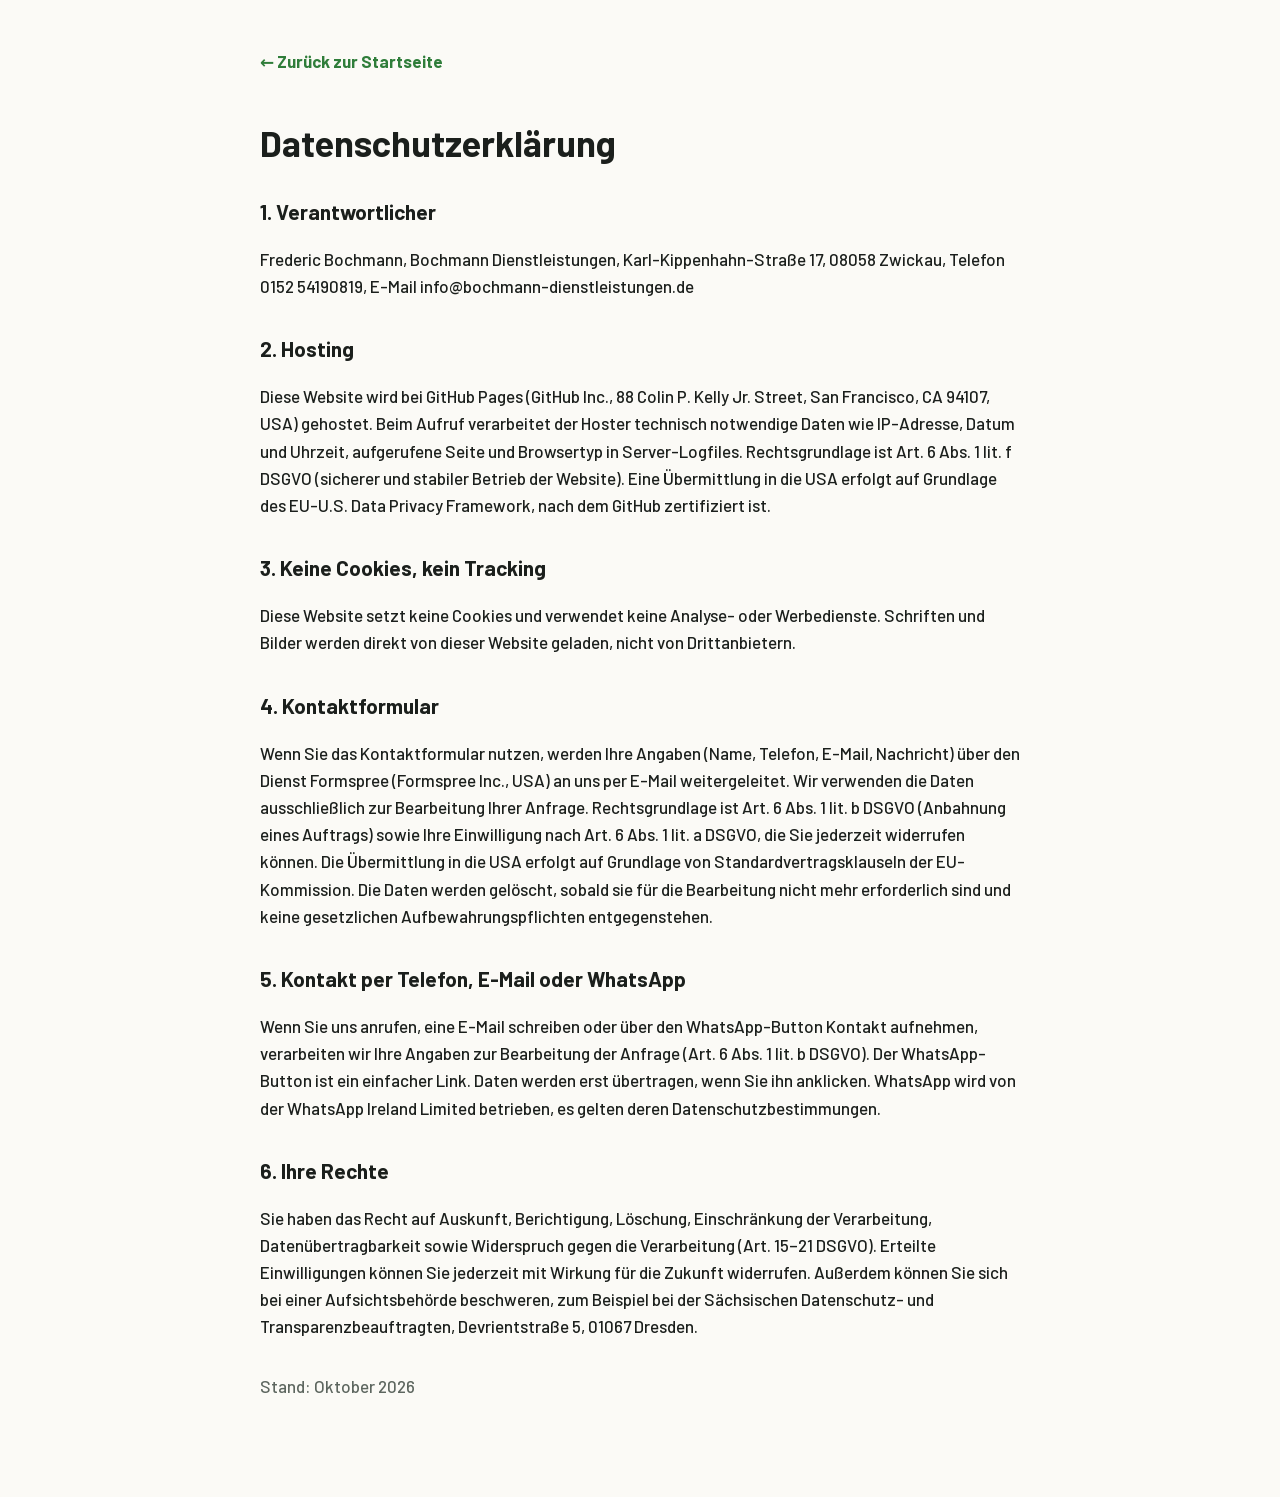
<file: datenschutz.html>
<!doctype html><html lang="de"><head><meta charset="utf-8"><meta name="viewport" content="width=device-width,initial-scale=1"><meta name="robots" content="noindex"><title>Datenschutz · Bochmann Dienstleistungen</title>
<style>@font-face{font-family:Barlow;font-weight:400 500;font-display:swap;src:url(fonts/barlow-500-latin.woff2) format("woff2");unicode-range:U+0000-00FF,U+0131,U+0152-0153,U+02BB-02BC,U+02C6,U+02DA,U+02DC,U+0304,U+0308,U+0329,U+2000-206F,U+20AC,U+2122,U+2191,U+2193,U+2212,U+2215,U+FEFF,U+FFFD}
@font-face{font-family:Barlow;font-weight:400 500;font-display:swap;src:url(fonts/barlow-500-latin-ext.woff2) format("woff2");unicode-range:U+0100-02BA,U+02BD-02C5,U+02C7-02CC,U+02CE-02D7,U+02DD-02FF,U+0304,U+0308,U+0329,U+1D00-1DBF,U+1E00-1E9F,U+1EF2-1EFF,U+2020,U+20A0-20AB,U+20AD-20C0,U+2113,U+2C60-2C7F,U+A720-A7FF}
@font-face{font-family:Barlow;font-weight:600;font-display:swap;src:url(fonts/barlow-600-latin.woff2) format("woff2");unicode-range:U+0000-00FF,U+0131,U+0152-0153,U+02BB-02BC,U+02C6,U+02DA,U+02DC,U+0304,U+0308,U+0329,U+2000-206F,U+20AC,U+2122,U+2191,U+2193,U+2212,U+2215,U+FEFF,U+FFFD}
@font-face{font-family:Barlow;font-weight:700 800;font-display:swap;src:url(fonts/barlow-700-latin.woff2) format("woff2");unicode-range:U+0000-00FF,U+0131,U+0152-0153,U+02BB-02BC,U+02C6,U+02DA,U+02DC,U+0304,U+0308,U+0329,U+2000-206F,U+20AC,U+2122,U+2191,U+2193,U+2212,U+2215,U+FEFF,U+FFFD}
body{font-family:Barlow,system-ui,sans-serif;background:#fbfaf6;color:#1b1f1c;line-height:1.6;margin:0;font-size:17px}main{max-width:760px;margin:0 auto;padding:48px 20px 80px}h1{font-size:36px;line-height:1.1}h2{font-size:21px;margin-top:32px}a{color:#2F7D3A}.back{display:inline-block;margin-bottom:24px;font-weight:700;text-decoration:none}</style></head><body><main><a class="back" href="index.html">← Zurück zur Startseite</a>
<h1>Datenschutzerklärung</h1>
<h2>1. Verantwortlicher</h2>
<p>Frederic Bochmann, Bochmann Dienstleistungen, Karl-Kippenhahn-Straße 17, 08058 Zwickau, Telefon 0152 54190819, E-Mail info@bochmann-dienstleistungen.de</p>
<h2>2. Hosting</h2>
<p>Diese Website wird bei GitHub Pages (GitHub Inc., 88 Colin P. Kelly Jr. Street, San Francisco, CA 94107, USA) gehostet. Beim Aufruf verarbeitet der Hoster technisch notwendige Daten wie IP-Adresse, Datum und Uhrzeit, aufgerufene Seite und Browsertyp in Server-Logfiles. Rechtsgrundlage ist Art. 6 Abs. 1 lit. f DSGVO (sicherer und stabiler Betrieb der Website). Eine Übermittlung in die USA erfolgt auf Grundlage des EU-U.S. Data Privacy Framework, nach dem GitHub zertifiziert ist.</p>
<h2>3. Keine Cookies, kein Tracking</h2>
<p>Diese Website setzt keine Cookies und verwendet keine Analyse- oder Werbedienste. Schriften und Bilder werden direkt von dieser Website geladen, nicht von Drittanbietern.</p>
<h2>4. Kontaktformular</h2>
<p>Wenn Sie das Kontaktformular nutzen, werden Ihre Angaben (Name, Telefon, E-Mail, Nachricht) über den Dienst Formspree (Formspree Inc., USA) an uns per E-Mail weitergeleitet. Wir verwenden die Daten ausschließlich zur Bearbeitung Ihrer Anfrage. Rechtsgrundlage ist Art. 6 Abs. 1 lit. b DSGVO (Anbahnung eines Auftrags) sowie Ihre Einwilligung nach Art. 6 Abs. 1 lit. a DSGVO, die Sie jederzeit widerrufen können. Die Übermittlung in die USA erfolgt auf Grundlage von Standardvertragsklauseln der EU-Kommission. Die Daten werden gelöscht, sobald sie für die Bearbeitung nicht mehr erforderlich sind und keine gesetzlichen Aufbewahrungspflichten entgegenstehen.</p>
<h2>5. Kontakt per Telefon, E-Mail oder WhatsApp</h2>
<p>Wenn Sie uns anrufen, eine E-Mail schreiben oder über den WhatsApp-Button Kontakt aufnehmen, verarbeiten wir Ihre Angaben zur Bearbeitung der Anfrage (Art. 6 Abs. 1 lit. b DSGVO). Der WhatsApp-Button ist ein einfacher Link. Daten werden erst übertragen, wenn Sie ihn anklicken. WhatsApp wird von der WhatsApp Ireland Limited betrieben, es gelten deren Datenschutzbestimmungen.</p>
<h2>6. Ihre Rechte</h2>
<p>Sie haben das Recht auf Auskunft, Berichtigung, Löschung, Einschränkung der Verarbeitung, Datenübertragbarkeit sowie Widerspruch gegen die Verarbeitung (Art. 15–21 DSGVO). Erteilte Einwilligungen können Sie jederzeit mit Wirkung für die Zukunft widerrufen. Außerdem können Sie sich bei einer Aufsichtsbehörde beschweren, zum Beispiel bei der Sächsischen Datenschutz- und Transparenzbeauftragten, Devrientstraße 5, 01067 Dresden.</p>
<p style="margin-top:32px;color:#5d665f">Stand: Oktober 2026</p>
</main></body></html>
</file>
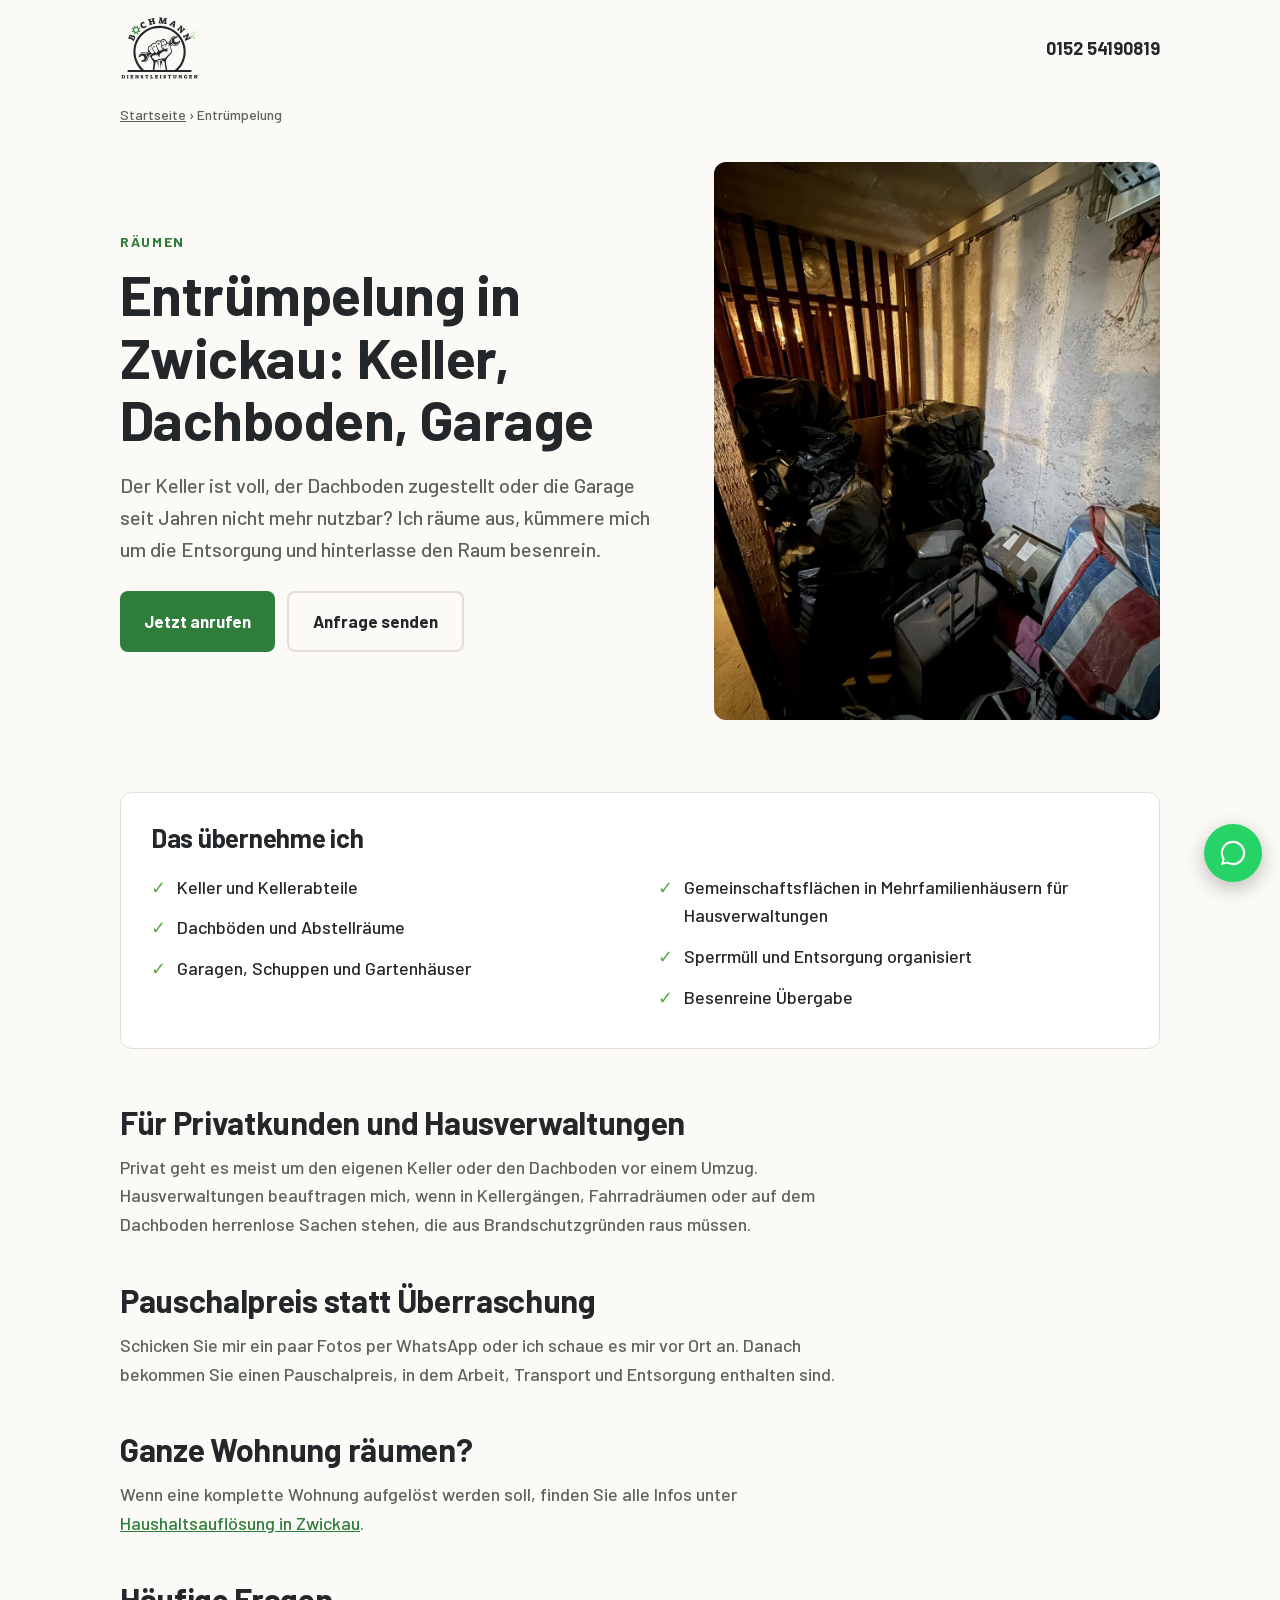
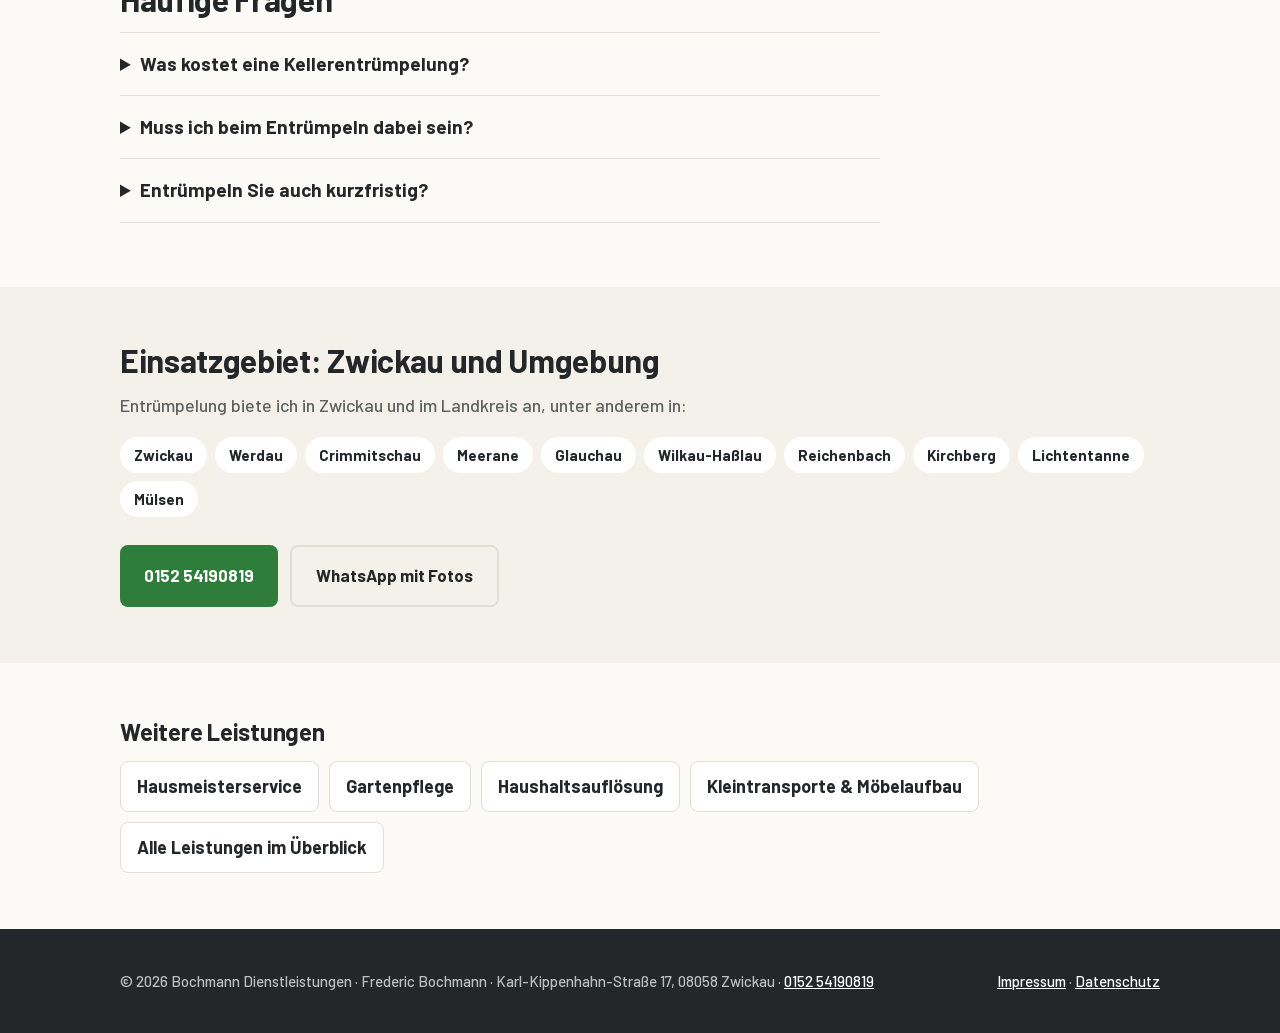
<file: entruempelung.html>
<!doctype html>
<html lang="de">
<head>
<meta charset="utf-8">
<meta name="viewport" content="width=device-width,initial-scale=1">
<title>Entrümpelung Zwickau · Keller, Dachboden, Garage | Bochmann</title>
<meta name="description" content="Entrümpelung in Zwickau und Umgebung: Keller, Dachboden, Garage, Schuppen. Ausräumen, Entsorgung organisiert, besenrein. Für Privatkunden und Hausverwaltungen, Pauschalpreis.">
<link rel="canonical" href="https://www.bochmann-dienstleistungen.de/entruempelung.html">
<meta name="theme-color" content="#23272A">
<meta property="og:type" content="website">
<meta property="og:locale" content="de_DE">
<meta property="og:site_name" content="Bochmann Dienstleistungen">
<meta property="og:title" content="Entrümpelung Zwickau · Keller, Dachboden, Garage | Bochmann">
<meta property="og:description" content="Entrümpelung in Zwickau und Umgebung: Keller, Dachboden, Garage, Schuppen. Ausräumen, Entsorgung organisiert, besenrein. Für Privatkunden und Hausverwaltungen, Pauschalpreis.">
<meta property="og:url" content="https://www.bochmann-dienstleistungen.de/entruempelung.html">
<meta property="og:image" content="https://www.bochmann-dienstleistungen.de/img/br-vorher.jpg">
<link rel="icon" type="image/svg+xml" href="img/favicon.svg">
<script type="application/ld+json">{"@context":"https://schema.org","@graph":[{"@type":"Service","name":"Entrümpelung in Zwickau: Keller, Dachboden, Garage","serviceType":"Entrümpelung","url":"https://www.bochmann-dienstleistungen.de/entruempelung.html","description":"Entrümpelung in Zwickau und Umgebung: Keller, Dachboden, Garage, Schuppen. Ausräumen, Entsorgung organisiert, besenrein. Für Privatkunden und Hausverwaltungen, Pauschalpreis.","provider":{"@id":"https://www.bochmann-dienstleistungen.de/#firma"},"areaServed":[{"@type":"City","name":"Zwickau"},{"@type":"City","name":"Werdau"},{"@type":"City","name":"Crimmitschau"},{"@type":"City","name":"Meerane"},{"@type":"City","name":"Glauchau"},{"@type":"City","name":"Wilkau-Haßlau"},{"@type":"City","name":"Reichenbach"},{"@type":"City","name":"Kirchberg"},{"@type":"City","name":"Lichtentanne"},{"@type":"City","name":"Mülsen"}]},{"@type":"BreadcrumbList","itemListElement":[{"@type":"ListItem","position":1,"name":"Startseite","item":"https://www.bochmann-dienstleistungen.de/"},{"@type":"ListItem","position":2,"name":"Entrümpelung","item":"https://www.bochmann-dienstleistungen.de/entruempelung.html"}]},{"@type":"FAQPage","mainEntity":[{"@type":"Question","name":"Was kostet eine Kellerentrümpelung?","acceptedAnswer":{"@type":"Answer","text":"Das hängt vor allem von der Menge und der Art des Materials ab. Mit ein paar Fotos kann ich meist schon einen Pauschalpreis nennen."}},{"@type":"Question","name":"Muss ich beim Entrümpeln dabei sein?","acceptedAnswer":{"@type":"Answer","text":"Nein. Wir stimmen vorher ab, was raus soll. Den Schlüssel können Sie übergeben, danach bekommen Sie Fotos vom Ergebnis."}},{"@type":"Question","name":"Entrümpeln Sie auch kurzfristig?","acceptedAnswer":{"@type":"Answer","text":"Ja, kleinere Entrümpelungen sind oft schon innerhalb weniger Tage möglich."}}]}]}</script>
<style>@font-face{font-family:Barlow;font-weight:400 500;font-display:swap;src:url(fonts/barlow-500-latin.woff2) format("woff2")}
@font-face{font-family:Barlow;font-weight:700 800;font-display:swap;src:url(fonts/barlow-700-latin.woff2) format("woff2")}
:root{--ink:#23272A;--brand:#2F7D3A;--accent:#5BAA45;--sand:#F4F1EA;--paper:#FBFAF6;--muted:#5d625f;--line:#e2ded4}
*{box-sizing:border-box;margin:0}
body{font-family:Barlow,system-ui,sans-serif;font-weight:500;color:var(--ink);background:var(--paper);line-height:1.6;font-size:18px}
img{display:block;max-width:100%}a{color:var(--brand)}
.wrap{max-width:1080px;margin:0 auto;padding:0 20px}
h1,h2,h3{font-weight:700;line-height:1.12;letter-spacing:-.01em}
.top{display:flex;justify-content:space-between;align-items:center;padding:16px 20px;max-width:1080px;margin:0 auto}
.top img{height:64px;width:auto}.top .tel{font-weight:700;text-decoration:none;color:var(--ink)}
.crumbs{font-size:14px;color:var(--muted);padding-top:8px}.crumbs a{color:var(--muted)}
.hero{display:grid;grid-template-columns:1.1fr .9fr;gap:48px;align-items:center;padding:36px 0 72px}
.kicker{font-size:14px;font-weight:700;letter-spacing:.12em;text-transform:uppercase;color:var(--brand);margin-bottom:10px}
h1{font-size:clamp(34px,5vw,56px);margin-bottom:18px}
.hero p{font-size:20px;color:var(--muted);margin-bottom:26px}
.hero img{border-radius:12px;aspect-ratio:4/5;object-fit:cover;width:100%;height:auto}
.btn{display:inline-flex;align-items:center;padding:15px 24px;border-radius:8px;font-weight:700;text-decoration:none;font-size:17px;transition:transform .15s cubic-bezier(.2,.8,.2,1),background-color .2s}
.btn:active{transform:scale(.97)}.btn-main{background:var(--brand);color:#fff}.btn-main:hover{background:#276a31}
.btn-line{border:2px solid var(--line);color:var(--ink)}.cta{display:flex;flex-wrap:wrap;gap:12px}
.box{background:#fff;border:1px solid var(--line);border-radius:12px;padding:30px;margin-bottom:56px}
.box h2{font-size:26px;margin-bottom:14px}
.box ul{padding-left:0;list-style:none;columns:2;column-gap:36px}.box li{padding:6px 0 6px 26px;position:relative;break-inside:avoid}
.box li::before{content:"✓";position:absolute;left:0;color:var(--accent);font-weight:700}
.text{max-width:760px}.text h2{font-size:clamp(24px,3vw,32px);margin:0 0 12px}.text p{color:var(--muted);margin-bottom:44px}
.faq{max-width:760px;margin-bottom:64px}.faq h2{font-size:clamp(24px,3vw,32px);margin-bottom:14px}
details{border-top:1px solid var(--line);padding:16px 0}details:last-child{border-bottom:1px solid var(--line)}
summary{font-weight:700;cursor:pointer;font-size:19px}details p{color:var(--muted);margin-top:8px}
.area{background:var(--sand);padding:56px 0}.area h2{font-size:clamp(24px,3vw,32px);margin-bottom:12px}
.chips{display:flex;flex-wrap:wrap;gap:8px;margin:18px 0 28px}.chips span{background:#fff;border-radius:999px;padding:6px 14px;font-size:15px;font-weight:600}
.more{padding:56px 0}.more h2{font-size:24px;margin-bottom:16px}.more ul{list-style:none;padding:0;display:flex;flex-wrap:wrap;gap:10px}
.more a{display:inline-block;border:1px solid var(--line);background:#fff;border-radius:8px;padding:10px 16px;text-decoration:none;color:var(--ink);font-weight:600}
.more a:hover{border-color:var(--brand)}
footer{background:var(--ink);color:rgba(255,255,255,.7);padding:40px 0;font-size:15px}footer .wrap{display:flex;flex-wrap:wrap;gap:12px 28px;justify-content:space-between}footer a{color:#fff}
.wa{position:fixed;right:18px;bottom:18px;z-index:50;width:58px;height:58px;border-radius:50%;background:#25d366;display:grid;place-items:center;box-shadow:0 6px 20px rgba(0,0,0,.25)}.wa svg{width:30px;height:30px;fill:#fff}
@media (max-width:860px){.hero{grid-template-columns:1fr;gap:28px}.hero img{aspect-ratio:4/3}.box ul{columns:1}}
@media (max-width:600px){.top .tel{display:none}.top img{height:52px}}</style>
</head>
<body>
<header class="top"><a href="./" aria-label="Bochmann Dienstleistungen, Startseite"><img src="img/logo.svg" alt="Bochmann Dienstleistungen" width="104" height="85"></a><a class="tel" href="tel:+4915254190819">0152 54190819</a></header>
<main>
<div class="wrap">
 <nav class="crumbs" aria-label="Brotkrumen"><a href="./">Startseite</a> › Entrümpelung</nav>
 <section class="hero">
  <div>
   <div class="kicker">Räumen</div>
   <h1>Entrümpelung in Zwickau: Keller, Dachboden, Garage</h1>
   <p>Der Keller ist voll, der Dachboden zugestellt oder die Garage seit Jahren nicht mehr nutzbar? Ich räume aus, kümmere mich um die Entsorgung und hinterlasse den Raum besenrein.</p>
   <div class="cta"><a class="btn btn-main" href="tel:+4915254190819">Jetzt anrufen</a><a class="btn btn-line" href="index.html#kontakt">Anfrage senden</a></div>
  </div>
  <img src="img/br-vorher.jpg" alt="Vollgestellter Kellerraum vor der Entrümpelung" width="1050" height="1400" fetchpriority="high">
 </section>
 <section class="box"><h2>Das übernehme ich</h2><ul><li>Keller und Kellerabteile</li><li>Dachböden und Abstellräume</li><li>Garagen, Schuppen und Gartenhäuser</li><li>Gemeinschaftsflächen in Mehrfamilienhäusern für Hausverwaltungen</li><li>Sperrmüll und Entsorgung organisiert</li><li>Besenreine Übergabe</li></ul></section>
 <div class="text"><h2>Für Privatkunden und Hausverwaltungen</h2><p>Privat geht es meist um den eigenen Keller oder den Dachboden vor einem Umzug. Hausverwaltungen beauftragen mich, wenn in Kellergängen, Fahrradräumen oder auf dem Dachboden herrenlose Sachen stehen, die aus Brandschutzgründen raus müssen.</p>
<h2>Pauschalpreis statt Überraschung</h2><p>Schicken Sie mir ein paar Fotos per WhatsApp oder ich schaue es mir vor Ort an. Danach bekommen Sie einen Pauschalpreis, in dem Arbeit, Transport und Entsorgung enthalten sind.</p>
<h2>Ganze Wohnung räumen?</h2><p>Wenn eine komplette Wohnung aufgelöst werden soll, finden Sie alle Infos unter <a href="haushaltsaufloesung.html">Haushaltsauflösung in Zwickau</a>.</p></div>
 <section class="faq"><h2>Häufige Fragen</h2><details><summary>Was kostet eine Kellerentrümpelung?</summary><p>Das hängt vor allem von der Menge und der Art des Materials ab. Mit ein paar Fotos kann ich meist schon einen Pauschalpreis nennen.</p></details><details><summary>Muss ich beim Entrümpeln dabei sein?</summary><p>Nein. Wir stimmen vorher ab, was raus soll. Den Schlüssel können Sie übergeben, danach bekommen Sie Fotos vom Ergebnis.</p></details><details><summary>Entrümpeln Sie auch kurzfristig?</summary><p>Ja, kleinere Entrümpelungen sind oft schon innerhalb weniger Tage möglich.</p></details></section>
</div>
<section class="area"><div class="wrap">
 <h2>Einsatzgebiet: Zwickau und Umgebung</h2>
 <p style="color:var(--muted)">Entrümpelung biete ich in Zwickau und im Landkreis an, unter anderem in:</p>
 <div class="chips"><span>Zwickau</span><span>Werdau</span><span>Crimmitschau</span><span>Meerane</span><span>Glauchau</span><span>Wilkau-Haßlau</span><span>Reichenbach</span><span>Kirchberg</span><span>Lichtentanne</span><span>Mülsen</span></div>
 <div class="cta"><a class="btn btn-main" href="tel:+4915254190819">0152 54190819</a><a class="btn btn-line" href="https://wa.me/4915254190819" target="_blank" rel="noopener">WhatsApp mit Fotos</a></div>
</div></section>
<section class="more"><div class="wrap"><h2>Weitere Leistungen</h2><ul><li><a href="hausmeisterservice.html">Hausmeisterservice</a></li><li><a href="gartenpflege.html">Gartenpflege</a></li><li><a href="haushaltsaufloesung.html">Haushaltsauflösung</a></li><li><a href="transport-umzug.html">Kleintransporte & Möbelaufbau</a></li><li><a href="./">Alle Leistungen im Überblick</a></li></ul></div></section>
</main>
<footer><div class="wrap">
 <span>© <span id="y"></span> Bochmann Dienstleistungen · Frederic Bochmann · Karl-Kippenhahn-Straße 17, 08058 Zwickau · <a href="tel:+4915254190819">0152 54190819</a></span>
 <span><a href="impressum.html">Impressum</a> · <a href="datenschutz.html">Datenschutz</a></span>
</div></footer>
<a class="wa" href="https://wa.me/4915254190819" target="_blank" rel="noopener" aria-label="Per WhatsApp schreiben"><svg viewBox="0 0 32 32"><path d="M16 3a13 13 0 0 0-11.2 19.6L3 29l6.6-1.7A13 13 0 1 0 16 3zm0 23.7a10.7 10.7 0 0 1-5.5-1.5l-.4-.2-3.9 1 1-3.8-.3-.4A10.7 10.7 0 1 1 16 26.7z"/></svg></a>
<script>document.getElementById('y').textContent=new Date().getFullYear()</script>
</body>
</html>
</file>
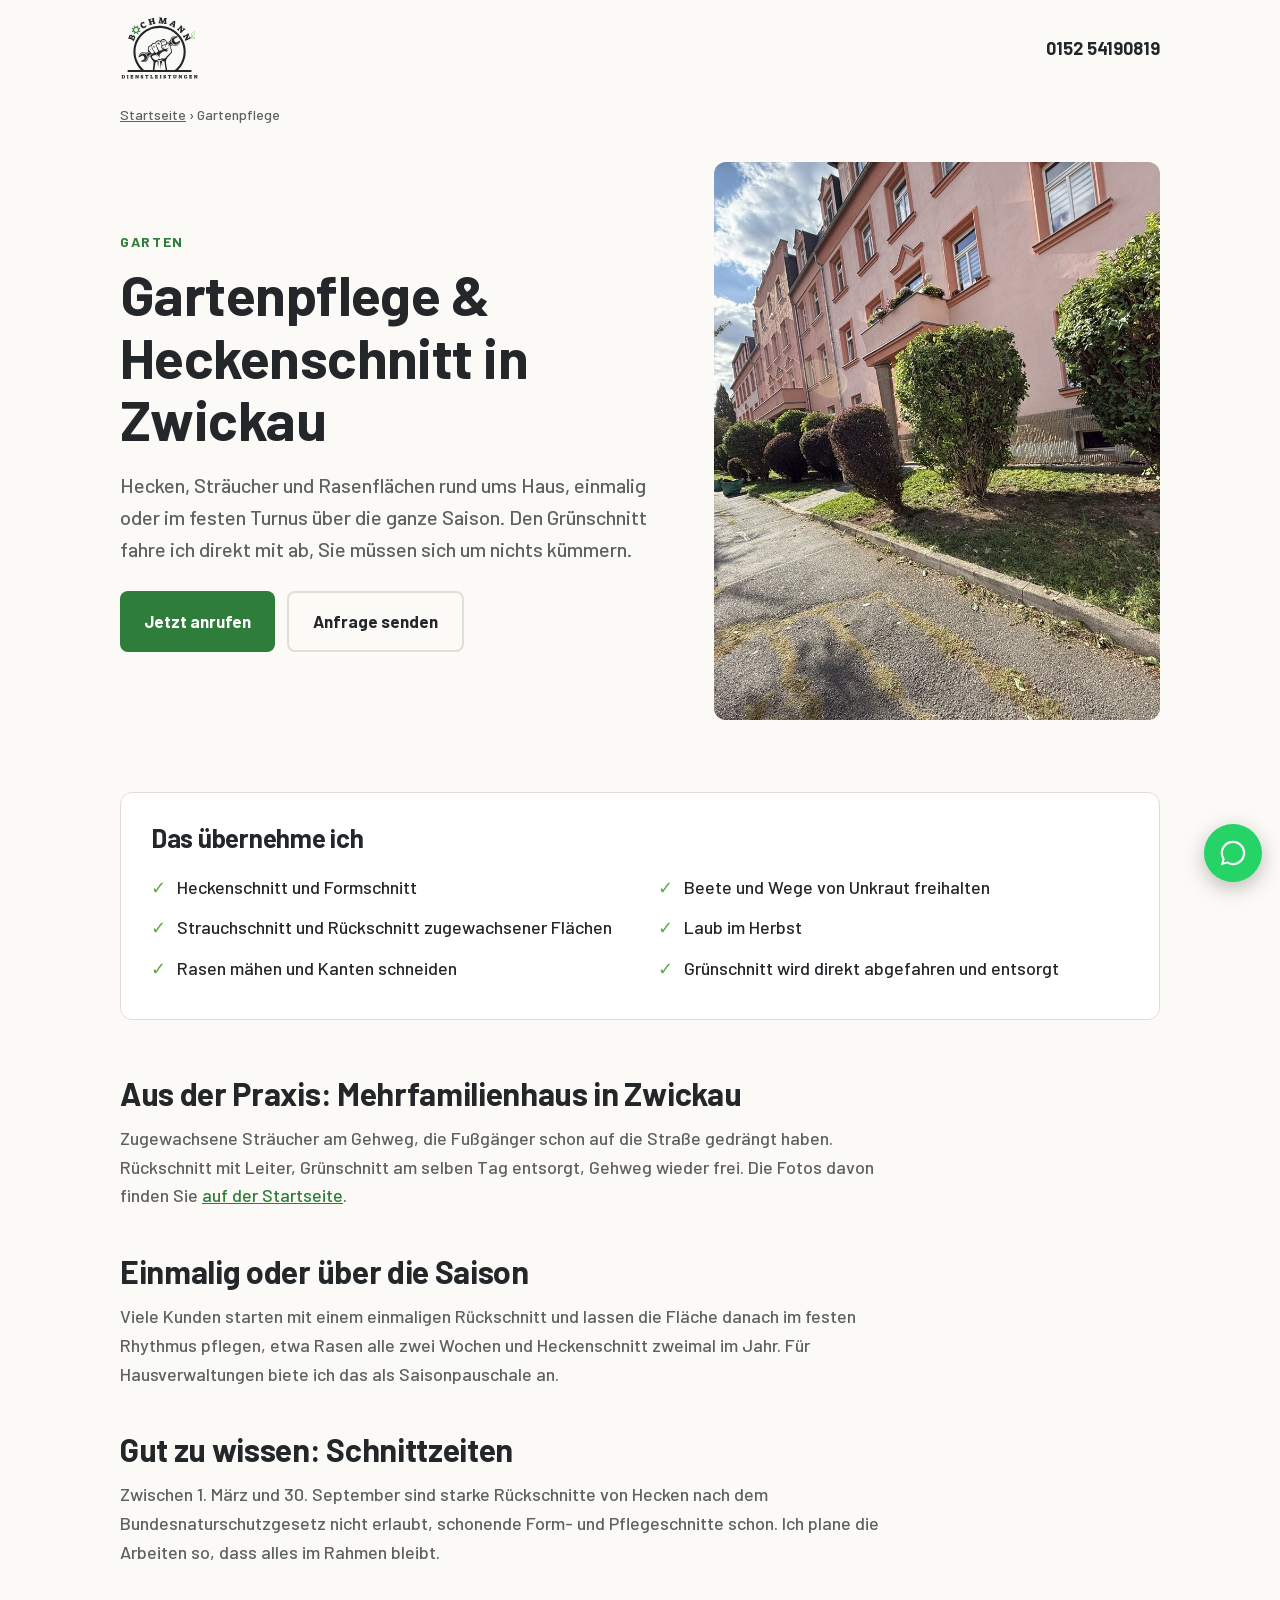
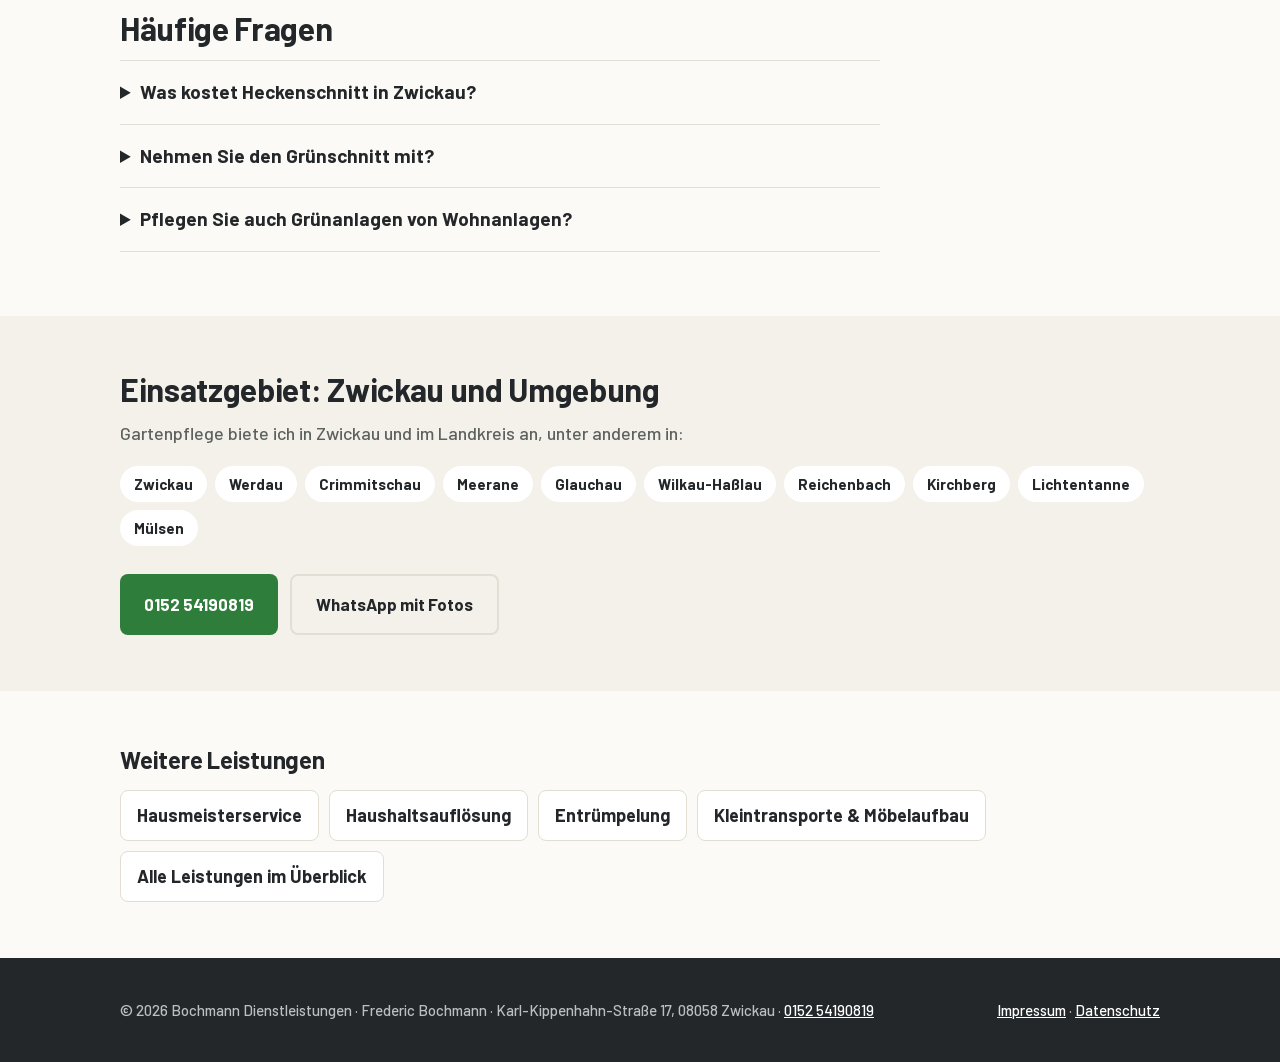
<file: gartenpflege.html>
<!doctype html>
<html lang="de">
<head>
<meta charset="utf-8">
<meta name="viewport" content="width=device-width,initial-scale=1">
<title>Gartenpflege Zwickau · Heckenschnitt, Rasen, Grünschnitt | Bochmann</title>
<meta name="description" content="Gartenpflege und Grünpflege in Zwickau: Heckenschnitt, Strauchschnitt, Rasen mähen, Laub, Grünschnitt-Abfuhr. Für Privatkunden und Hausverwaltungen. Pauschalpreis nach Besichtigung.">
<link rel="canonical" href="https://www.bochmann-dienstleistungen.de/gartenpflege.html">
<meta name="theme-color" content="#23272A">
<meta property="og:type" content="website">
<meta property="og:locale" content="de_DE">
<meta property="og:site_name" content="Bochmann Dienstleistungen">
<meta property="og:title" content="Gartenpflege Zwickau · Heckenschnitt, Rasen, Grünschnitt | Bochmann">
<meta property="og:description" content="Gartenpflege und Grünpflege in Zwickau: Heckenschnitt, Strauchschnitt, Rasen mähen, Laub, Grünschnitt-Abfuhr. Für Privatkunden und Hausverwaltungen. Pauschalpreis nach Besichtigung.">
<meta property="og:url" content="https://www.bochmann-dienstleistungen.de/gartenpflege.html">
<meta property="og:image" content="https://www.bochmann-dienstleistungen.de/img/nachher.jpg">
<link rel="icon" type="image/svg+xml" href="img/favicon.svg">
<script type="application/ld+json">{"@context":"https://schema.org","@graph":[{"@type":"Service","name":"Gartenpflege & Heckenschnitt in Zwickau","serviceType":"Gartenpflege","url":"https://www.bochmann-dienstleistungen.de/gartenpflege.html","description":"Gartenpflege und Grünpflege in Zwickau: Heckenschnitt, Strauchschnitt, Rasen mähen, Laub, Grünschnitt-Abfuhr. Für Privatkunden und Hausverwaltungen. Pauschalpreis nach Besichtigung.","provider":{"@id":"https://www.bochmann-dienstleistungen.de/#firma"},"areaServed":[{"@type":"City","name":"Zwickau"},{"@type":"City","name":"Werdau"},{"@type":"City","name":"Crimmitschau"},{"@type":"City","name":"Meerane"},{"@type":"City","name":"Glauchau"},{"@type":"City","name":"Wilkau-Haßlau"},{"@type":"City","name":"Reichenbach"},{"@type":"City","name":"Kirchberg"},{"@type":"City","name":"Lichtentanne"},{"@type":"City","name":"Mülsen"}]},{"@type":"BreadcrumbList","itemListElement":[{"@type":"ListItem","position":1,"name":"Startseite","item":"https://www.bochmann-dienstleistungen.de/"},{"@type":"ListItem","position":2,"name":"Gartenpflege","item":"https://www.bochmann-dienstleistungen.de/gartenpflege.html"}]},{"@type":"FAQPage","mainEntity":[{"@type":"Question","name":"Was kostet Heckenschnitt in Zwickau?","acceptedAnswer":{"@type":"Answer","text":"Der Preis richtet sich nach Länge, Höhe und Zugänglichkeit der Hecke und danach, wie viel Grünschnitt anfällt. Nach einer kurzen Besichtigung oder anhand von Fotos bekommen Sie einen Pauschalpreis."}},{"@type":"Question","name":"Nehmen Sie den Grünschnitt mit?","acceptedAnswer":{"@type":"Answer","text":"Ja, der Grünschnitt wird direkt abgefahren und fachgerecht entsorgt."}},{"@type":"Question","name":"Pflegen Sie auch Grünanlagen von Wohnanlagen?","acceptedAnswer":{"@type":"Answer","text":"Ja, für Hausverwaltungen und Vermieter übernehme ich die regelmäßige Grünpflege an Mehrfamilienhäusern."}}]}]}</script>
<style>@font-face{font-family:Barlow;font-weight:400 500;font-display:swap;src:url(fonts/barlow-500-latin.woff2) format("woff2")}
@font-face{font-family:Barlow;font-weight:700 800;font-display:swap;src:url(fonts/barlow-700-latin.woff2) format("woff2")}
:root{--ink:#23272A;--brand:#2F7D3A;--accent:#5BAA45;--sand:#F4F1EA;--paper:#FBFAF6;--muted:#5d625f;--line:#e2ded4}
*{box-sizing:border-box;margin:0}
body{font-family:Barlow,system-ui,sans-serif;font-weight:500;color:var(--ink);background:var(--paper);line-height:1.6;font-size:18px}
img{display:block;max-width:100%}a{color:var(--brand)}
.wrap{max-width:1080px;margin:0 auto;padding:0 20px}
h1,h2,h3{font-weight:700;line-height:1.12;letter-spacing:-.01em}
.top{display:flex;justify-content:space-between;align-items:center;padding:16px 20px;max-width:1080px;margin:0 auto}
.top img{height:64px;width:auto}.top .tel{font-weight:700;text-decoration:none;color:var(--ink)}
.crumbs{font-size:14px;color:var(--muted);padding-top:8px}.crumbs a{color:var(--muted)}
.hero{display:grid;grid-template-columns:1.1fr .9fr;gap:48px;align-items:center;padding:36px 0 72px}
.kicker{font-size:14px;font-weight:700;letter-spacing:.12em;text-transform:uppercase;color:var(--brand);margin-bottom:10px}
h1{font-size:clamp(34px,5vw,56px);margin-bottom:18px}
.hero p{font-size:20px;color:var(--muted);margin-bottom:26px}
.hero img{border-radius:12px;aspect-ratio:4/5;object-fit:cover;width:100%;height:auto}
.btn{display:inline-flex;align-items:center;padding:15px 24px;border-radius:8px;font-weight:700;text-decoration:none;font-size:17px;transition:transform .15s cubic-bezier(.2,.8,.2,1),background-color .2s}
.btn:active{transform:scale(.97)}.btn-main{background:var(--brand);color:#fff}.btn-main:hover{background:#276a31}
.btn-line{border:2px solid var(--line);color:var(--ink)}.cta{display:flex;flex-wrap:wrap;gap:12px}
.box{background:#fff;border:1px solid var(--line);border-radius:12px;padding:30px;margin-bottom:56px}
.box h2{font-size:26px;margin-bottom:14px}
.box ul{padding-left:0;list-style:none;columns:2;column-gap:36px}.box li{padding:6px 0 6px 26px;position:relative;break-inside:avoid}
.box li::before{content:"✓";position:absolute;left:0;color:var(--accent);font-weight:700}
.text{max-width:760px}.text h2{font-size:clamp(24px,3vw,32px);margin:0 0 12px}.text p{color:var(--muted);margin-bottom:44px}
.faq{max-width:760px;margin-bottom:64px}.faq h2{font-size:clamp(24px,3vw,32px);margin-bottom:14px}
details{border-top:1px solid var(--line);padding:16px 0}details:last-child{border-bottom:1px solid var(--line)}
summary{font-weight:700;cursor:pointer;font-size:19px}details p{color:var(--muted);margin-top:8px}
.area{background:var(--sand);padding:56px 0}.area h2{font-size:clamp(24px,3vw,32px);margin-bottom:12px}
.chips{display:flex;flex-wrap:wrap;gap:8px;margin:18px 0 28px}.chips span{background:#fff;border-radius:999px;padding:6px 14px;font-size:15px;font-weight:600}
.more{padding:56px 0}.more h2{font-size:24px;margin-bottom:16px}.more ul{list-style:none;padding:0;display:flex;flex-wrap:wrap;gap:10px}
.more a{display:inline-block;border:1px solid var(--line);background:#fff;border-radius:8px;padding:10px 16px;text-decoration:none;color:var(--ink);font-weight:600}
.more a:hover{border-color:var(--brand)}
footer{background:var(--ink);color:rgba(255,255,255,.7);padding:40px 0;font-size:15px}footer .wrap{display:flex;flex-wrap:wrap;gap:12px 28px;justify-content:space-between}footer a{color:#fff}
.wa{position:fixed;right:18px;bottom:18px;z-index:50;width:58px;height:58px;border-radius:50%;background:#25d366;display:grid;place-items:center;box-shadow:0 6px 20px rgba(0,0,0,.25)}.wa svg{width:30px;height:30px;fill:#fff}
@media (max-width:860px){.hero{grid-template-columns:1fr;gap:28px}.hero img{aspect-ratio:4/3}.box ul{columns:1}}
@media (max-width:600px){.top .tel{display:none}.top img{height:52px}}</style>
</head>
<body>
<header class="top"><a href="./" aria-label="Bochmann Dienstleistungen, Startseite"><img src="img/logo.svg" alt="Bochmann Dienstleistungen" width="104" height="85"></a><a class="tel" href="tel:+4915254190819">0152 54190819</a></header>
<main>
<div class="wrap">
 <nav class="crumbs" aria-label="Brotkrumen"><a href="./">Startseite</a> › Gartenpflege</nav>
 <section class="hero">
  <div>
   <div class="kicker">Garten</div>
   <h1>Gartenpflege & Heckenschnitt in Zwickau</h1>
   <p>Hecken, Sträucher und Rasenflächen rund ums Haus, einmalig oder im festen Turnus über die ganze Saison. Den Grünschnitt fahre ich direkt mit ab, Sie müssen sich um nichts kümmern.</p>
   <div class="cta"><a class="btn btn-main" href="tel:+4915254190819">Jetzt anrufen</a><a class="btn btn-line" href="index.html#kontakt">Anfrage senden</a></div>
  </div>
  <img src="img/nachher.jpg" alt="Frisch geschnittene Sträucher entlang eines Gehwegs in Zwickau" width="1050" height="1400" fetchpriority="high">
 </section>
 <section class="box"><h2>Das übernehme ich</h2><ul><li>Heckenschnitt und Formschnitt</li><li>Strauchschnitt und Rückschnitt zugewachsener Flächen</li><li>Rasen mähen und Kanten schneiden</li><li>Beete und Wege von Unkraut freihalten</li><li>Laub im Herbst</li><li>Grünschnitt wird direkt abgefahren und entsorgt</li></ul></section>
 <div class="text"><h2>Aus der Praxis: Mehrfamilienhaus in Zwickau</h2><p>Zugewachsene Sträucher am Gehweg, die Fußgänger schon auf die Straße gedrängt haben. Rückschnitt mit Leiter, Grünschnitt am selben Tag entsorgt, Gehweg wieder frei. Die Fotos davon finden Sie <a href="index.html#referenz">auf der Startseite</a>.</p>
<h2>Einmalig oder über die Saison</h2><p>Viele Kunden starten mit einem einmaligen Rückschnitt und lassen die Fläche danach im festen Rhythmus pflegen, etwa Rasen alle zwei Wochen und Heckenschnitt zweimal im Jahr. Für Hausverwaltungen biete ich das als Saisonpauschale an.</p>
<h2>Gut zu wissen: Schnittzeiten</h2><p>Zwischen 1. März und 30. September sind starke Rückschnitte von Hecken nach dem Bundesnaturschutzgesetz nicht erlaubt, schonende Form- und Pflegeschnitte schon. Ich plane die Arbeiten so, dass alles im Rahmen bleibt.</p></div>
 <section class="faq"><h2>Häufige Fragen</h2><details><summary>Was kostet Heckenschnitt in Zwickau?</summary><p>Der Preis richtet sich nach Länge, Höhe und Zugänglichkeit der Hecke und danach, wie viel Grünschnitt anfällt. Nach einer kurzen Besichtigung oder anhand von Fotos bekommen Sie einen Pauschalpreis.</p></details><details><summary>Nehmen Sie den Grünschnitt mit?</summary><p>Ja, der Grünschnitt wird direkt abgefahren und fachgerecht entsorgt.</p></details><details><summary>Pflegen Sie auch Grünanlagen von Wohnanlagen?</summary><p>Ja, für Hausverwaltungen und Vermieter übernehme ich die regelmäßige Grünpflege an Mehrfamilienhäusern.</p></details></section>
</div>
<section class="area"><div class="wrap">
 <h2>Einsatzgebiet: Zwickau und Umgebung</h2>
 <p style="color:var(--muted)">Gartenpflege biete ich in Zwickau und im Landkreis an, unter anderem in:</p>
 <div class="chips"><span>Zwickau</span><span>Werdau</span><span>Crimmitschau</span><span>Meerane</span><span>Glauchau</span><span>Wilkau-Haßlau</span><span>Reichenbach</span><span>Kirchberg</span><span>Lichtentanne</span><span>Mülsen</span></div>
 <div class="cta"><a class="btn btn-main" href="tel:+4915254190819">0152 54190819</a><a class="btn btn-line" href="https://wa.me/4915254190819" target="_blank" rel="noopener">WhatsApp mit Fotos</a></div>
</div></section>
<section class="more"><div class="wrap"><h2>Weitere Leistungen</h2><ul><li><a href="hausmeisterservice.html">Hausmeisterservice</a></li><li><a href="haushaltsaufloesung.html">Haushaltsauflösung</a></li><li><a href="entruempelung.html">Entrümpelung</a></li><li><a href="transport-umzug.html">Kleintransporte & Möbelaufbau</a></li><li><a href="./">Alle Leistungen im Überblick</a></li></ul></div></section>
</main>
<footer><div class="wrap">
 <span>© <span id="y"></span> Bochmann Dienstleistungen · Frederic Bochmann · Karl-Kippenhahn-Straße 17, 08058 Zwickau · <a href="tel:+4915254190819">0152 54190819</a></span>
 <span><a href="impressum.html">Impressum</a> · <a href="datenschutz.html">Datenschutz</a></span>
</div></footer>
<a class="wa" href="https://wa.me/4915254190819" target="_blank" rel="noopener" aria-label="Per WhatsApp schreiben"><svg viewBox="0 0 32 32"><path d="M16 3a13 13 0 0 0-11.2 19.6L3 29l6.6-1.7A13 13 0 1 0 16 3zm0 23.7a10.7 10.7 0 0 1-5.5-1.5l-.4-.2-3.9 1 1-3.8-.3-.4A10.7 10.7 0 1 1 16 26.7z"/></svg></a>
<script>document.getElementById('y').textContent=new Date().getFullYear()</script>
</body>
</html>
</file>
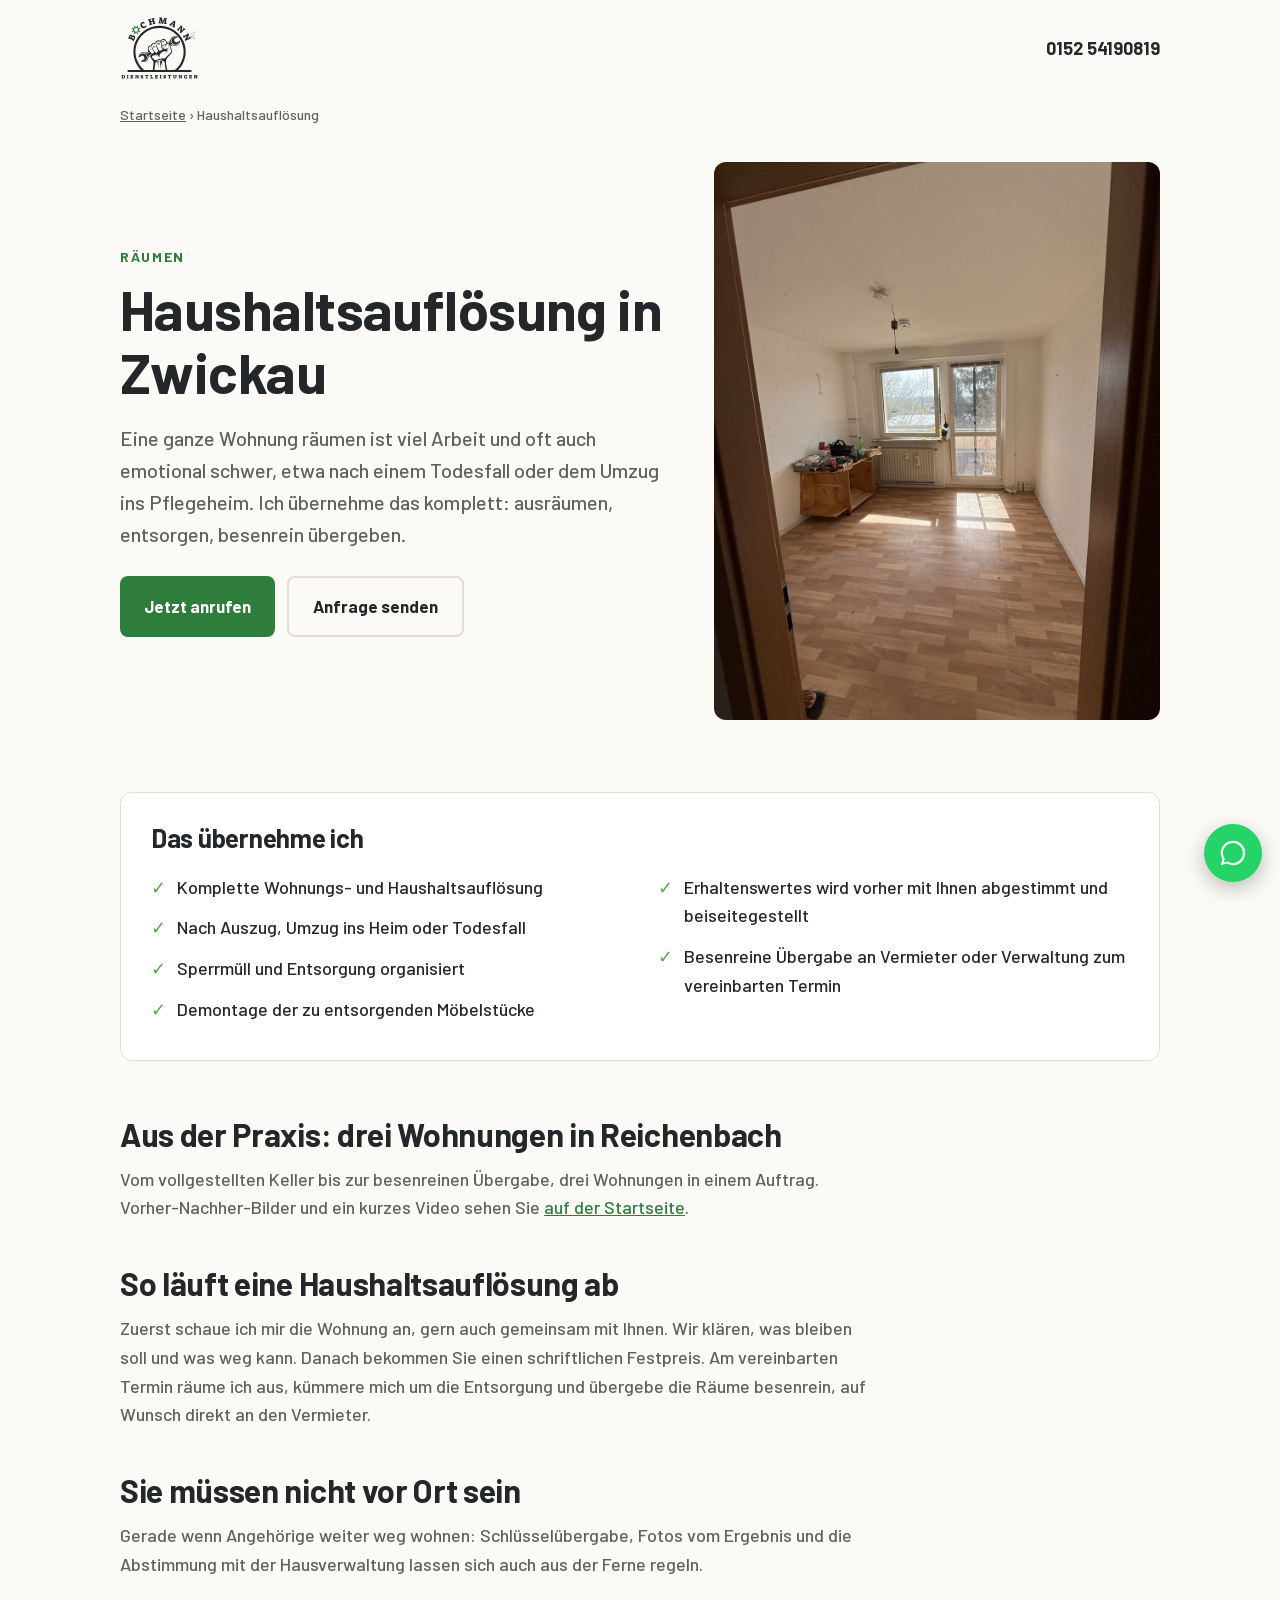
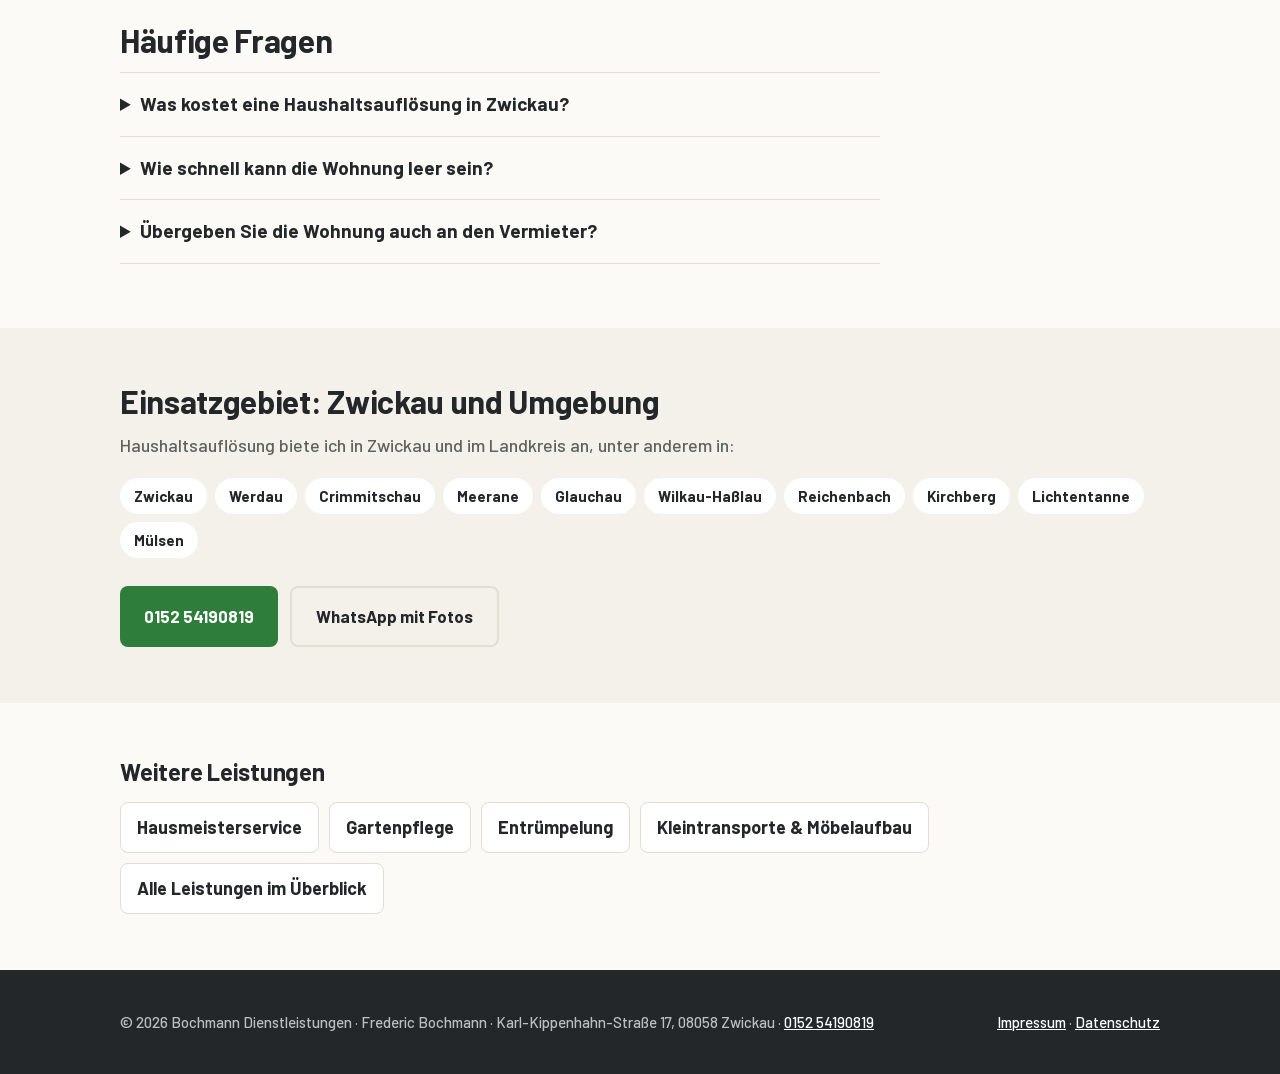
<file: haushaltsaufloesung.html>
<!doctype html>
<html lang="de">
<head>
<meta charset="utf-8">
<meta name="viewport" content="width=device-width,initial-scale=1">
<title>Haushaltsauflösung Zwickau · besenrein, Festpreis | Bochmann</title>
<meta name="description" content="Haushaltsauflösung und Wohnungsauflösung in Zwickau und Umgebung: nach Auszug, Umzug ins Heim oder Todesfall. Entsorgung organisiert, besenreine Übergabe, Festpreis nach Besichtigung.">
<link rel="canonical" href="https://www.bochmann-dienstleistungen.de/haushaltsaufloesung.html">
<meta name="theme-color" content="#23272A">
<meta property="og:type" content="website">
<meta property="og:locale" content="de_DE">
<meta property="og:site_name" content="Bochmann Dienstleistungen">
<meta property="og:title" content="Haushaltsauflösung Zwickau · besenrein, Festpreis | Bochmann">
<meta property="og:description" content="Haushaltsauflösung und Wohnungsauflösung in Zwickau und Umgebung: nach Auszug, Umzug ins Heim oder Todesfall. Entsorgung organisiert, besenreine Übergabe, Festpreis nach Besichtigung.">
<meta property="og:url" content="https://www.bochmann-dienstleistungen.de/haushaltsaufloesung.html">
<meta property="og:image" content="https://www.bochmann-dienstleistungen.de/img/br-nachher.jpg">
<link rel="icon" type="image/svg+xml" href="img/favicon.svg">
<script type="application/ld+json">{"@context":"https://schema.org","@graph":[{"@type":"Service","name":"Haushaltsauflösung in Zwickau","serviceType":"Haushaltsauflösung","url":"https://www.bochmann-dienstleistungen.de/haushaltsaufloesung.html","description":"Haushaltsauflösung und Wohnungsauflösung in Zwickau und Umgebung: nach Auszug, Umzug ins Heim oder Todesfall. Entsorgung organisiert, besenreine Übergabe, Festpreis nach Besichtigung.","provider":{"@id":"https://www.bochmann-dienstleistungen.de/#firma"},"areaServed":[{"@type":"City","name":"Zwickau"},{"@type":"City","name":"Werdau"},{"@type":"City","name":"Crimmitschau"},{"@type":"City","name":"Meerane"},{"@type":"City","name":"Glauchau"},{"@type":"City","name":"Wilkau-Haßlau"},{"@type":"City","name":"Reichenbach"},{"@type":"City","name":"Kirchberg"},{"@type":"City","name":"Lichtentanne"},{"@type":"City","name":"Mülsen"}]},{"@type":"BreadcrumbList","itemListElement":[{"@type":"ListItem","position":1,"name":"Startseite","item":"https://www.bochmann-dienstleistungen.de/"},{"@type":"ListItem","position":2,"name":"Haushaltsauflösung","item":"https://www.bochmann-dienstleistungen.de/haushaltsaufloesung.html"}]},{"@type":"FAQPage","mainEntity":[{"@type":"Question","name":"Was kostet eine Haushaltsauflösung in Zwickau?","acceptedAnswer":{"@type":"Answer","text":"Entscheidend sind Wohnungsgröße, Menge, Etage und Entsorgungsaufwand. Nach der Besichtigung bekommen Sie einen schriftlichen Festpreis, der nicht nachträglich steigt."}},{"@type":"Question","name":"Wie schnell kann die Wohnung leer sein?","acceptedAnswer":{"@type":"Answer","text":"Eine normale Wohnung ist meist in wenigen Tagen geräumt. Einen Termin finden wir in der Regel kurzfristig, etwa wenn der Mietvertrag ausläuft."}},{"@type":"Question","name":"Übergeben Sie die Wohnung auch an den Vermieter?","acceptedAnswer":{"@type":"Answer","text":"Ja, auf Wunsch übernehme ich die besenreine Übergabe und stimme mich direkt mit Vermieter oder Hausverwaltung ab."}}]}]}</script>
<style>@font-face{font-family:Barlow;font-weight:400 500;font-display:swap;src:url(fonts/barlow-500-latin.woff2) format("woff2")}
@font-face{font-family:Barlow;font-weight:700 800;font-display:swap;src:url(fonts/barlow-700-latin.woff2) format("woff2")}
:root{--ink:#23272A;--brand:#2F7D3A;--accent:#5BAA45;--sand:#F4F1EA;--paper:#FBFAF6;--muted:#5d625f;--line:#e2ded4}
*{box-sizing:border-box;margin:0}
body{font-family:Barlow,system-ui,sans-serif;font-weight:500;color:var(--ink);background:var(--paper);line-height:1.6;font-size:18px}
img{display:block;max-width:100%}a{color:var(--brand)}
.wrap{max-width:1080px;margin:0 auto;padding:0 20px}
h1,h2,h3{font-weight:700;line-height:1.12;letter-spacing:-.01em}
.top{display:flex;justify-content:space-between;align-items:center;padding:16px 20px;max-width:1080px;margin:0 auto}
.top img{height:64px;width:auto}.top .tel{font-weight:700;text-decoration:none;color:var(--ink)}
.crumbs{font-size:14px;color:var(--muted);padding-top:8px}.crumbs a{color:var(--muted)}
.hero{display:grid;grid-template-columns:1.1fr .9fr;gap:48px;align-items:center;padding:36px 0 72px}
.kicker{font-size:14px;font-weight:700;letter-spacing:.12em;text-transform:uppercase;color:var(--brand);margin-bottom:10px}
h1{font-size:clamp(34px,5vw,56px);margin-bottom:18px}
.hero p{font-size:20px;color:var(--muted);margin-bottom:26px}
.hero img{border-radius:12px;aspect-ratio:4/5;object-fit:cover;width:100%;height:auto}
.btn{display:inline-flex;align-items:center;padding:15px 24px;border-radius:8px;font-weight:700;text-decoration:none;font-size:17px;transition:transform .15s cubic-bezier(.2,.8,.2,1),background-color .2s}
.btn:active{transform:scale(.97)}.btn-main{background:var(--brand);color:#fff}.btn-main:hover{background:#276a31}
.btn-line{border:2px solid var(--line);color:var(--ink)}.cta{display:flex;flex-wrap:wrap;gap:12px}
.box{background:#fff;border:1px solid var(--line);border-radius:12px;padding:30px;margin-bottom:56px}
.box h2{font-size:26px;margin-bottom:14px}
.box ul{padding-left:0;list-style:none;columns:2;column-gap:36px}.box li{padding:6px 0 6px 26px;position:relative;break-inside:avoid}
.box li::before{content:"✓";position:absolute;left:0;color:var(--accent);font-weight:700}
.text{max-width:760px}.text h2{font-size:clamp(24px,3vw,32px);margin:0 0 12px}.text p{color:var(--muted);margin-bottom:44px}
.faq{max-width:760px;margin-bottom:64px}.faq h2{font-size:clamp(24px,3vw,32px);margin-bottom:14px}
details{border-top:1px solid var(--line);padding:16px 0}details:last-child{border-bottom:1px solid var(--line)}
summary{font-weight:700;cursor:pointer;font-size:19px}details p{color:var(--muted);margin-top:8px}
.area{background:var(--sand);padding:56px 0}.area h2{font-size:clamp(24px,3vw,32px);margin-bottom:12px}
.chips{display:flex;flex-wrap:wrap;gap:8px;margin:18px 0 28px}.chips span{background:#fff;border-radius:999px;padding:6px 14px;font-size:15px;font-weight:600}
.more{padding:56px 0}.more h2{font-size:24px;margin-bottom:16px}.more ul{list-style:none;padding:0;display:flex;flex-wrap:wrap;gap:10px}
.more a{display:inline-block;border:1px solid var(--line);background:#fff;border-radius:8px;padding:10px 16px;text-decoration:none;color:var(--ink);font-weight:600}
.more a:hover{border-color:var(--brand)}
footer{background:var(--ink);color:rgba(255,255,255,.7);padding:40px 0;font-size:15px}footer .wrap{display:flex;flex-wrap:wrap;gap:12px 28px;justify-content:space-between}footer a{color:#fff}
.wa{position:fixed;right:18px;bottom:18px;z-index:50;width:58px;height:58px;border-radius:50%;background:#25d366;display:grid;place-items:center;box-shadow:0 6px 20px rgba(0,0,0,.25)}.wa svg{width:30px;height:30px;fill:#fff}
@media (max-width:860px){.hero{grid-template-columns:1fr;gap:28px}.hero img{aspect-ratio:4/3}.box ul{columns:1}}
@media (max-width:600px){.top .tel{display:none}.top img{height:52px}}</style>
</head>
<body>
<header class="top"><a href="./" aria-label="Bochmann Dienstleistungen, Startseite"><img src="img/logo.svg" alt="Bochmann Dienstleistungen" width="104" height="85"></a><a class="tel" href="tel:+4915254190819">0152 54190819</a></header>
<main>
<div class="wrap">
 <nav class="crumbs" aria-label="Brotkrumen"><a href="./">Startseite</a> › Haushaltsauflösung</nav>
 <section class="hero">
  <div>
   <div class="kicker">Räumen</div>
   <h1>Haushaltsauflösung in Zwickau</h1>
   <p>Eine ganze Wohnung räumen ist viel Arbeit und oft auch emotional schwer, etwa nach einem Todesfall oder dem Umzug ins Pflegeheim. Ich übernehme das komplett: ausräumen, entsorgen, besenrein übergeben.</p>
   <div class="cta"><a class="btn btn-main" href="tel:+4915254190819">Jetzt anrufen</a><a class="btn btn-line" href="index.html#kontakt">Anfrage senden</a></div>
  </div>
  <img src="img/br-nachher.jpg" alt="Leeres, besenreines Zimmer nach einer Haushaltsauflösung" width="1050" height="1400" fetchpriority="high">
 </section>
 <section class="box"><h2>Das übernehme ich</h2><ul><li>Komplette Wohnungs- und Haushaltsauflösung</li><li>Nach Auszug, Umzug ins Heim oder Todesfall</li><li>Sperrmüll und Entsorgung organisiert</li><li>Demontage der zu entsorgenden Möbelstücke</li><li>Erhaltenswertes wird vorher mit Ihnen abgestimmt und beiseitegestellt</li><li>Besenreine Übergabe an Vermieter oder Verwaltung zum vereinbarten Termin</li></ul></section>
 <div class="text"><h2>Aus der Praxis: drei Wohnungen in Reichenbach</h2><p>Vom vollgestellten Keller bis zur besenreinen Übergabe, drei Wohnungen in einem Auftrag. Vorher-Nachher-Bilder und ein kurzes Video sehen Sie <a href="index.html#referenz">auf der Startseite</a>.</p>
<h2>So läuft eine Haushaltsauflösung ab</h2><p>Zuerst schaue ich mir die Wohnung an, gern auch gemeinsam mit Ihnen. Wir klären, was bleiben soll und was weg kann. Danach bekommen Sie einen schriftlichen Festpreis. Am vereinbarten Termin räume ich aus, kümmere mich um die Entsorgung und übergebe die Räume besenrein, auf Wunsch direkt an den Vermieter.</p>
<h2>Sie müssen nicht vor Ort sein</h2><p>Gerade wenn Angehörige weiter weg wohnen: Schlüsselübergabe, Fotos vom Ergebnis und die Abstimmung mit der Hausverwaltung lassen sich auch aus der Ferne regeln.</p></div>
 <section class="faq"><h2>Häufige Fragen</h2><details><summary>Was kostet eine Haushaltsauflösung in Zwickau?</summary><p>Entscheidend sind Wohnungsgröße, Menge, Etage und Entsorgungsaufwand. Nach der Besichtigung bekommen Sie einen schriftlichen Festpreis, der nicht nachträglich steigt.</p></details><details><summary>Wie schnell kann die Wohnung leer sein?</summary><p>Eine normale Wohnung ist meist in wenigen Tagen geräumt. Einen Termin finden wir in der Regel kurzfristig, etwa wenn der Mietvertrag ausläuft.</p></details><details><summary>Übergeben Sie die Wohnung auch an den Vermieter?</summary><p>Ja, auf Wunsch übernehme ich die besenreine Übergabe und stimme mich direkt mit Vermieter oder Hausverwaltung ab.</p></details></section>
</div>
<section class="area"><div class="wrap">
 <h2>Einsatzgebiet: Zwickau und Umgebung</h2>
 <p style="color:var(--muted)">Haushaltsauflösung biete ich in Zwickau und im Landkreis an, unter anderem in:</p>
 <div class="chips"><span>Zwickau</span><span>Werdau</span><span>Crimmitschau</span><span>Meerane</span><span>Glauchau</span><span>Wilkau-Haßlau</span><span>Reichenbach</span><span>Kirchberg</span><span>Lichtentanne</span><span>Mülsen</span></div>
 <div class="cta"><a class="btn btn-main" href="tel:+4915254190819">0152 54190819</a><a class="btn btn-line" href="https://wa.me/4915254190819" target="_blank" rel="noopener">WhatsApp mit Fotos</a></div>
</div></section>
<section class="more"><div class="wrap"><h2>Weitere Leistungen</h2><ul><li><a href="hausmeisterservice.html">Hausmeisterservice</a></li><li><a href="gartenpflege.html">Gartenpflege</a></li><li><a href="entruempelung.html">Entrümpelung</a></li><li><a href="transport-umzug.html">Kleintransporte & Möbelaufbau</a></li><li><a href="./">Alle Leistungen im Überblick</a></li></ul></div></section>
</main>
<footer><div class="wrap">
 <span>© <span id="y"></span> Bochmann Dienstleistungen · Frederic Bochmann · Karl-Kippenhahn-Straße 17, 08058 Zwickau · <a href="tel:+4915254190819">0152 54190819</a></span>
 <span><a href="impressum.html">Impressum</a> · <a href="datenschutz.html">Datenschutz</a></span>
</div></footer>
<a class="wa" href="https://wa.me/4915254190819" target="_blank" rel="noopener" aria-label="Per WhatsApp schreiben"><svg viewBox="0 0 32 32"><path d="M16 3a13 13 0 0 0-11.2 19.6L3 29l6.6-1.7A13 13 0 1 0 16 3zm0 23.7a10.7 10.7 0 0 1-5.5-1.5l-.4-.2-3.9 1 1-3.8-.3-.4A10.7 10.7 0 1 1 16 26.7z"/></svg></a>
<script>document.getElementById('y').textContent=new Date().getFullYear()</script>
</body>
</html>
</file>
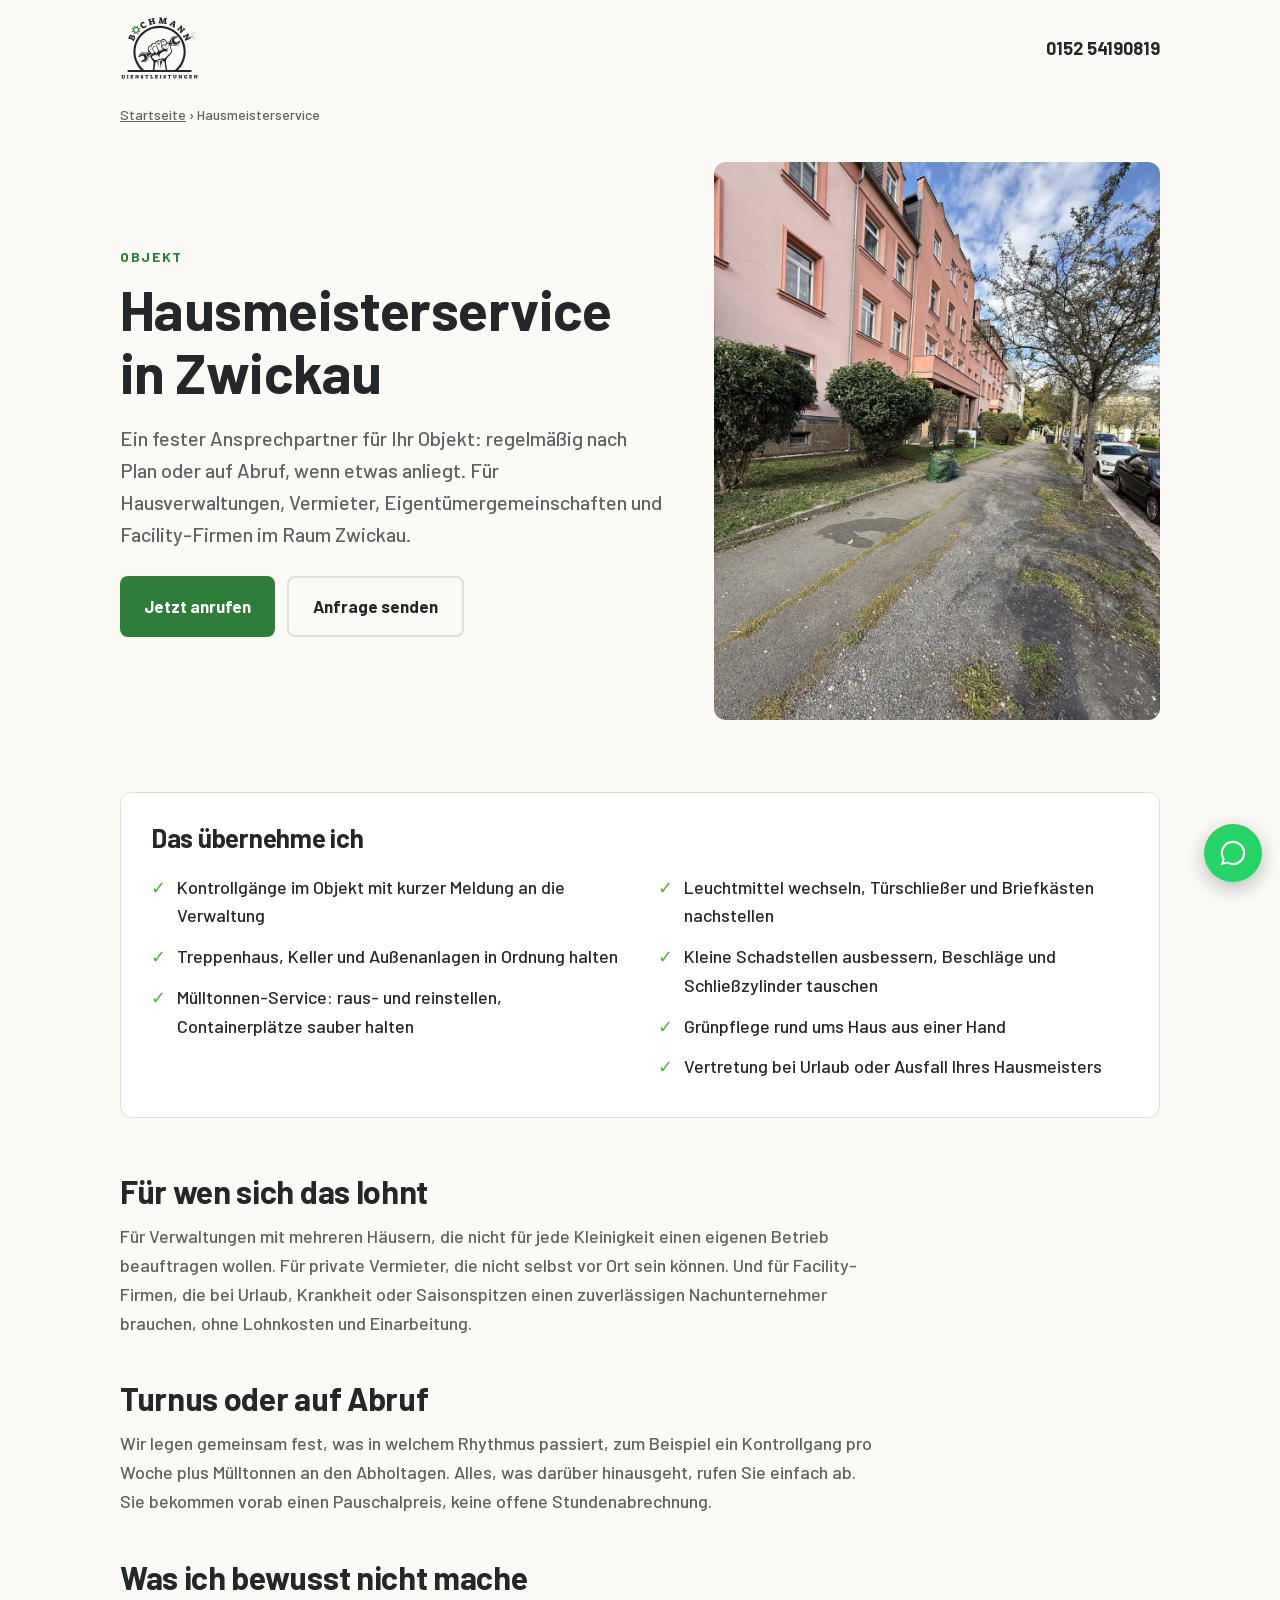
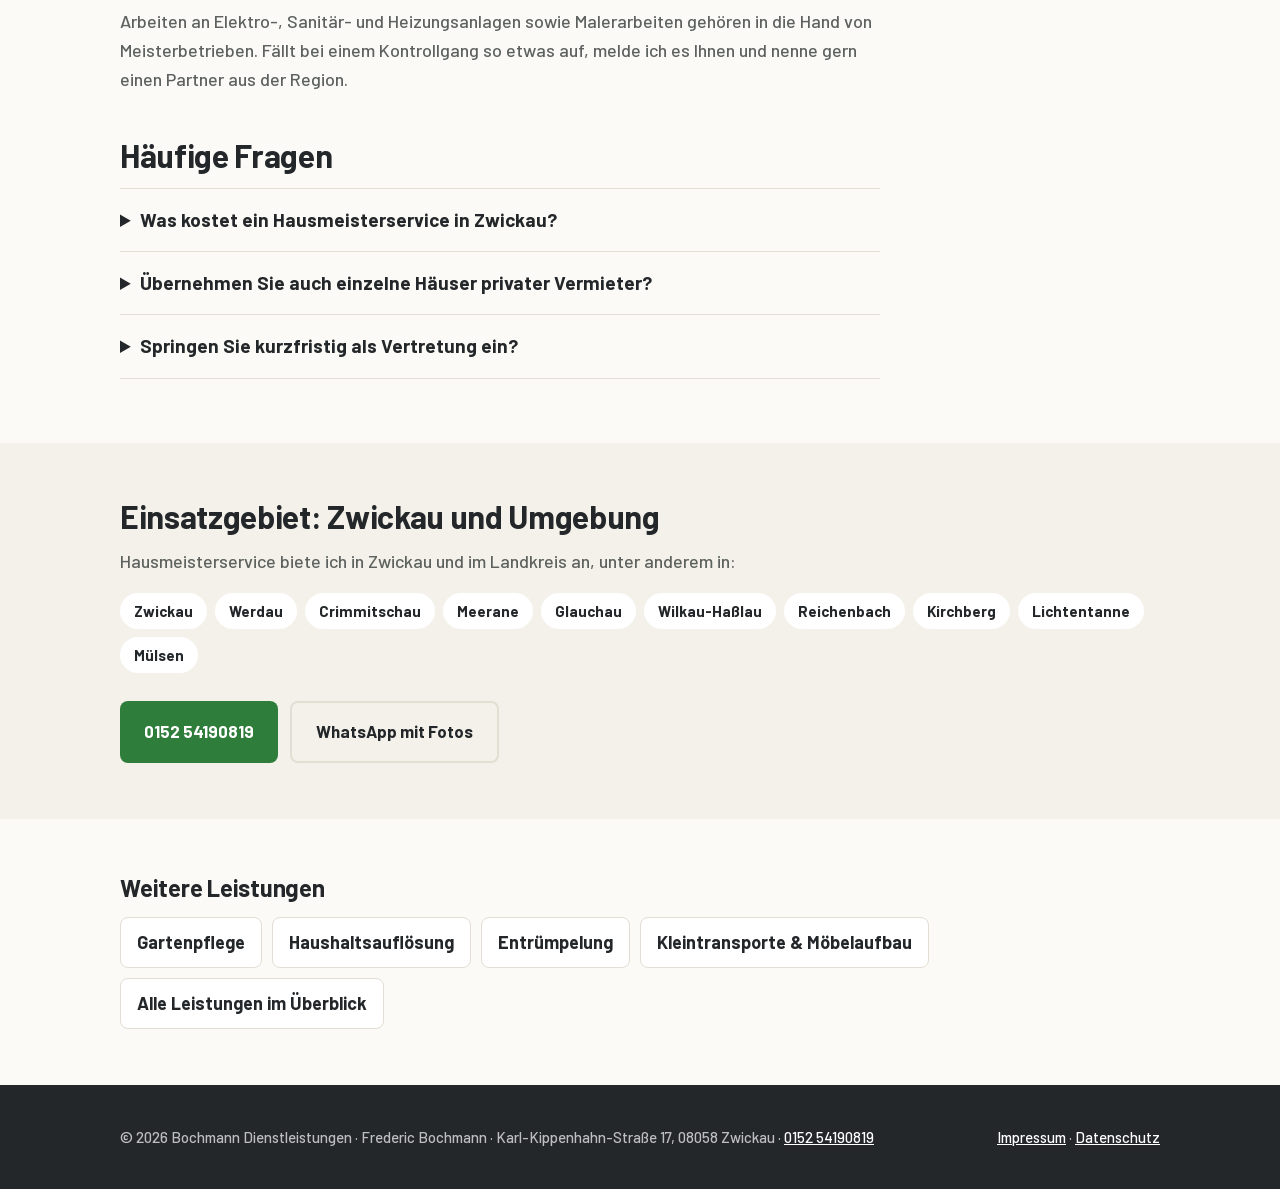
<file: hausmeisterservice.html>
<!doctype html>
<html lang="de">
<head>
<meta charset="utf-8">
<meta name="viewport" content="width=device-width,initial-scale=1">
<title>Hausmeisterservice Zwickau · für Verwaltungen &amp; Vermieter | Bochmann</title>
<meta name="description" content="Hausmeisterservice in Zwickau und Umgebung: Kontrollgänge, Treppenhaus, Außenanlagen, Mülltonnen-Service, Urlaubsvertretung. Fester Ansprechpartner, Pauschalpreis.">
<link rel="canonical" href="https://www.bochmann-dienstleistungen.de/hausmeisterservice.html">
<meta name="theme-color" content="#23272A">
<meta property="og:type" content="website">
<meta property="og:locale" content="de_DE">
<meta property="og:site_name" content="Bochmann Dienstleistungen">
<meta property="og:title" content="Hausmeisterservice Zwickau · für Verwaltungen &amp; Vermieter | Bochmann">
<meta property="og:description" content="Hausmeisterservice in Zwickau und Umgebung: Kontrollgänge, Treppenhaus, Außenanlagen, Mülltonnen-Service, Urlaubsvertretung. Fester Ansprechpartner, Pauschalpreis.">
<meta property="og:url" content="https://www.bochmann-dienstleistungen.de/hausmeisterservice.html">
<meta property="og:image" content="https://www.bochmann-dienstleistungen.de/img/strasse.jpg">
<link rel="icon" type="image/svg+xml" href="img/favicon.svg">
<script type="application/ld+json">{"@context":"https://schema.org","@graph":[{"@type":"Service","name":"Hausmeisterservice in Zwickau","serviceType":"Hausmeisterservice","url":"https://www.bochmann-dienstleistungen.de/hausmeisterservice.html","description":"Hausmeisterservice in Zwickau und Umgebung: Kontrollgänge, Treppenhaus, Außenanlagen, Mülltonnen-Service, Urlaubsvertretung. Fester Ansprechpartner, Pauschalpreis.","provider":{"@id":"https://www.bochmann-dienstleistungen.de/#firma"},"areaServed":[{"@type":"City","name":"Zwickau"},{"@type":"City","name":"Werdau"},{"@type":"City","name":"Crimmitschau"},{"@type":"City","name":"Meerane"},{"@type":"City","name":"Glauchau"},{"@type":"City","name":"Wilkau-Haßlau"},{"@type":"City","name":"Reichenbach"},{"@type":"City","name":"Kirchberg"},{"@type":"City","name":"Lichtentanne"},{"@type":"City","name":"Mülsen"}]},{"@type":"BreadcrumbList","itemListElement":[{"@type":"ListItem","position":1,"name":"Startseite","item":"https://www.bochmann-dienstleistungen.de/"},{"@type":"ListItem","position":2,"name":"Hausmeisterservice","item":"https://www.bochmann-dienstleistungen.de/hausmeisterservice.html"}]},{"@type":"FAQPage","mainEntity":[{"@type":"Question","name":"Was kostet ein Hausmeisterservice in Zwickau?","acceptedAnswer":{"@type":"Answer","text":"Das hängt von Objektgröße, Umfang und Turnus ab. Ich schaue mir das Objekt an und mache Ihnen ein schriftliches Pauschalangebot, damit der Preis vorher feststeht."}},{"@type":"Question","name":"Übernehmen Sie auch einzelne Häuser privater Vermieter?","acceptedAnswer":{"@type":"Answer","text":"Ja. Auch ein einzelnes Mehrfamilienhaus betreue ich gern, regelmäßig oder nur bei Bedarf."}},{"@type":"Question","name":"Springen Sie kurzfristig als Vertretung ein?","acceptedAnswer":{"@type":"Answer","text":"Ja, bei Urlaub oder Ausfall Ihres Hausmeisters bin ich meist innerhalb weniger Tage einsatzbereit."}}]}]}</script>
<style>@font-face{font-family:Barlow;font-weight:400 500;font-display:swap;src:url(fonts/barlow-500-latin.woff2) format("woff2")}
@font-face{font-family:Barlow;font-weight:700 800;font-display:swap;src:url(fonts/barlow-700-latin.woff2) format("woff2")}
:root{--ink:#23272A;--brand:#2F7D3A;--accent:#5BAA45;--sand:#F4F1EA;--paper:#FBFAF6;--muted:#5d625f;--line:#e2ded4}
*{box-sizing:border-box;margin:0}
body{font-family:Barlow,system-ui,sans-serif;font-weight:500;color:var(--ink);background:var(--paper);line-height:1.6;font-size:18px}
img{display:block;max-width:100%}a{color:var(--brand)}
.wrap{max-width:1080px;margin:0 auto;padding:0 20px}
h1,h2,h3{font-weight:700;line-height:1.12;letter-spacing:-.01em}
.top{display:flex;justify-content:space-between;align-items:center;padding:16px 20px;max-width:1080px;margin:0 auto}
.top img{height:64px;width:auto}.top .tel{font-weight:700;text-decoration:none;color:var(--ink)}
.crumbs{font-size:14px;color:var(--muted);padding-top:8px}.crumbs a{color:var(--muted)}
.hero{display:grid;grid-template-columns:1.1fr .9fr;gap:48px;align-items:center;padding:36px 0 72px}
.kicker{font-size:14px;font-weight:700;letter-spacing:.12em;text-transform:uppercase;color:var(--brand);margin-bottom:10px}
h1{font-size:clamp(34px,5vw,56px);margin-bottom:18px}
.hero p{font-size:20px;color:var(--muted);margin-bottom:26px}
.hero img{border-radius:12px;aspect-ratio:4/5;object-fit:cover;width:100%;height:auto}
.btn{display:inline-flex;align-items:center;padding:15px 24px;border-radius:8px;font-weight:700;text-decoration:none;font-size:17px;transition:transform .15s cubic-bezier(.2,.8,.2,1),background-color .2s}
.btn:active{transform:scale(.97)}.btn-main{background:var(--brand);color:#fff}.btn-main:hover{background:#276a31}
.btn-line{border:2px solid var(--line);color:var(--ink)}.cta{display:flex;flex-wrap:wrap;gap:12px}
.box{background:#fff;border:1px solid var(--line);border-radius:12px;padding:30px;margin-bottom:56px}
.box h2{font-size:26px;margin-bottom:14px}
.box ul{padding-left:0;list-style:none;columns:2;column-gap:36px}.box li{padding:6px 0 6px 26px;position:relative;break-inside:avoid}
.box li::before{content:"✓";position:absolute;left:0;color:var(--accent);font-weight:700}
.text{max-width:760px}.text h2{font-size:clamp(24px,3vw,32px);margin:0 0 12px}.text p{color:var(--muted);margin-bottom:44px}
.faq{max-width:760px;margin-bottom:64px}.faq h2{font-size:clamp(24px,3vw,32px);margin-bottom:14px}
details{border-top:1px solid var(--line);padding:16px 0}details:last-child{border-bottom:1px solid var(--line)}
summary{font-weight:700;cursor:pointer;font-size:19px}details p{color:var(--muted);margin-top:8px}
.area{background:var(--sand);padding:56px 0}.area h2{font-size:clamp(24px,3vw,32px);margin-bottom:12px}
.chips{display:flex;flex-wrap:wrap;gap:8px;margin:18px 0 28px}.chips span{background:#fff;border-radius:999px;padding:6px 14px;font-size:15px;font-weight:600}
.more{padding:56px 0}.more h2{font-size:24px;margin-bottom:16px}.more ul{list-style:none;padding:0;display:flex;flex-wrap:wrap;gap:10px}
.more a{display:inline-block;border:1px solid var(--line);background:#fff;border-radius:8px;padding:10px 16px;text-decoration:none;color:var(--ink);font-weight:600}
.more a:hover{border-color:var(--brand)}
footer{background:var(--ink);color:rgba(255,255,255,.7);padding:40px 0;font-size:15px}footer .wrap{display:flex;flex-wrap:wrap;gap:12px 28px;justify-content:space-between}footer a{color:#fff}
.wa{position:fixed;right:18px;bottom:18px;z-index:50;width:58px;height:58px;border-radius:50%;background:#25d366;display:grid;place-items:center;box-shadow:0 6px 20px rgba(0,0,0,.25)}.wa svg{width:30px;height:30px;fill:#fff}
@media (max-width:860px){.hero{grid-template-columns:1fr;gap:28px}.hero img{aspect-ratio:4/3}.box ul{columns:1}}
@media (max-width:600px){.top .tel{display:none}.top img{height:52px}}</style>
</head>
<body>
<header class="top"><a href="./" aria-label="Bochmann Dienstleistungen, Startseite"><img src="img/logo.svg" alt="Bochmann Dienstleistungen" width="104" height="85"></a><a class="tel" href="tel:+4915254190819">0152 54190819</a></header>
<main>
<div class="wrap">
 <nav class="crumbs" aria-label="Brotkrumen"><a href="./">Startseite</a> › Hausmeisterservice</nav>
 <section class="hero">
  <div>
   <div class="kicker">Objekt</div>
   <h1>Hausmeisterservice in Zwickau</h1>
   <p>Ein fester Ansprechpartner für Ihr Objekt: regelmäßig nach Plan oder auf Abruf, wenn etwas anliegt. Für Hausverwaltungen, Vermieter, Eigentümergemeinschaften und Facility-Firmen im Raum Zwickau.</p>
   <div class="cta"><a class="btn btn-main" href="tel:+4915254190819">Jetzt anrufen</a><a class="btn btn-line" href="index.html#kontakt">Anfrage senden</a></div>
  </div>
  <img src="img/strasse.jpg" alt="Gepflegte Außenanlage an einem Wohnhaus in Zwickau" width="1050" height="1400" fetchpriority="high">
 </section>
 <section class="box"><h2>Das übernehme ich</h2><ul><li>Kontrollgänge im Objekt mit kurzer Meldung an die Verwaltung</li><li>Treppenhaus, Keller und Außenanlagen in Ordnung halten</li><li>Mülltonnen-Service: raus- und reinstellen, Containerplätze sauber halten</li><li>Leuchtmittel wechseln, Türschließer und Briefkästen nachstellen</li><li>Kleine Schadstellen ausbessern, Beschläge und Schließzylinder tauschen</li><li>Grünpflege rund ums Haus aus einer Hand</li><li>Vertretung bei Urlaub oder Ausfall Ihres Hausmeisters</li></ul></section>
 <div class="text"><h2>Für wen sich das lohnt</h2><p>Für Verwaltungen mit mehreren Häusern, die nicht für jede Kleinigkeit einen eigenen Betrieb beauftragen wollen. Für private Vermieter, die nicht selbst vor Ort sein können. Und für Facility-Firmen, die bei Urlaub, Krankheit oder Saisonspitzen einen zuverlässigen Nachunternehmer brauchen, ohne Lohnkosten und Einarbeitung.</p>
<h2>Turnus oder auf Abruf</h2><p>Wir legen gemeinsam fest, was in welchem Rhythmus passiert, zum Beispiel ein Kontrollgang pro Woche plus Mülltonnen an den Abholtagen. Alles, was darüber hinausgeht, rufen Sie einfach ab. Sie bekommen vorab einen Pauschalpreis, keine offene Stundenabrechnung.</p>
<h2>Was ich bewusst nicht mache</h2><p>Arbeiten an Elektro-, Sanitär- und Heizungsanlagen sowie Malerarbeiten gehören in die Hand von Meisterbetrieben. Fällt bei einem Kontrollgang so etwas auf, melde ich es Ihnen und nenne gern einen Partner aus der Region.</p></div>
 <section class="faq"><h2>Häufige Fragen</h2><details><summary>Was kostet ein Hausmeisterservice in Zwickau?</summary><p>Das hängt von Objektgröße, Umfang und Turnus ab. Ich schaue mir das Objekt an und mache Ihnen ein schriftliches Pauschalangebot, damit der Preis vorher feststeht.</p></details><details><summary>Übernehmen Sie auch einzelne Häuser privater Vermieter?</summary><p>Ja. Auch ein einzelnes Mehrfamilienhaus betreue ich gern, regelmäßig oder nur bei Bedarf.</p></details><details><summary>Springen Sie kurzfristig als Vertretung ein?</summary><p>Ja, bei Urlaub oder Ausfall Ihres Hausmeisters bin ich meist innerhalb weniger Tage einsatzbereit.</p></details></section>
</div>
<section class="area"><div class="wrap">
 <h2>Einsatzgebiet: Zwickau und Umgebung</h2>
 <p style="color:var(--muted)">Hausmeisterservice biete ich in Zwickau und im Landkreis an, unter anderem in:</p>
 <div class="chips"><span>Zwickau</span><span>Werdau</span><span>Crimmitschau</span><span>Meerane</span><span>Glauchau</span><span>Wilkau-Haßlau</span><span>Reichenbach</span><span>Kirchberg</span><span>Lichtentanne</span><span>Mülsen</span></div>
 <div class="cta"><a class="btn btn-main" href="tel:+4915254190819">0152 54190819</a><a class="btn btn-line" href="https://wa.me/4915254190819" target="_blank" rel="noopener">WhatsApp mit Fotos</a></div>
</div></section>
<section class="more"><div class="wrap"><h2>Weitere Leistungen</h2><ul><li><a href="gartenpflege.html">Gartenpflege</a></li><li><a href="haushaltsaufloesung.html">Haushaltsauflösung</a></li><li><a href="entruempelung.html">Entrümpelung</a></li><li><a href="transport-umzug.html">Kleintransporte & Möbelaufbau</a></li><li><a href="./">Alle Leistungen im Überblick</a></li></ul></div></section>
</main>
<footer><div class="wrap">
 <span>© <span id="y"></span> Bochmann Dienstleistungen · Frederic Bochmann · Karl-Kippenhahn-Straße 17, 08058 Zwickau · <a href="tel:+4915254190819">0152 54190819</a></span>
 <span><a href="impressum.html">Impressum</a> · <a href="datenschutz.html">Datenschutz</a></span>
</div></footer>
<a class="wa" href="https://wa.me/4915254190819" target="_blank" rel="noopener" aria-label="Per WhatsApp schreiben"><svg viewBox="0 0 32 32"><path d="M16 3a13 13 0 0 0-11.2 19.6L3 29l6.6-1.7A13 13 0 1 0 16 3zm0 23.7a10.7 10.7 0 0 1-5.5-1.5l-.4-.2-3.9 1 1-3.8-.3-.4A10.7 10.7 0 1 1 16 26.7z"/></svg></a>
<script>document.getElementById('y').textContent=new Date().getFullYear()</script>
</body>
</html>
</file>
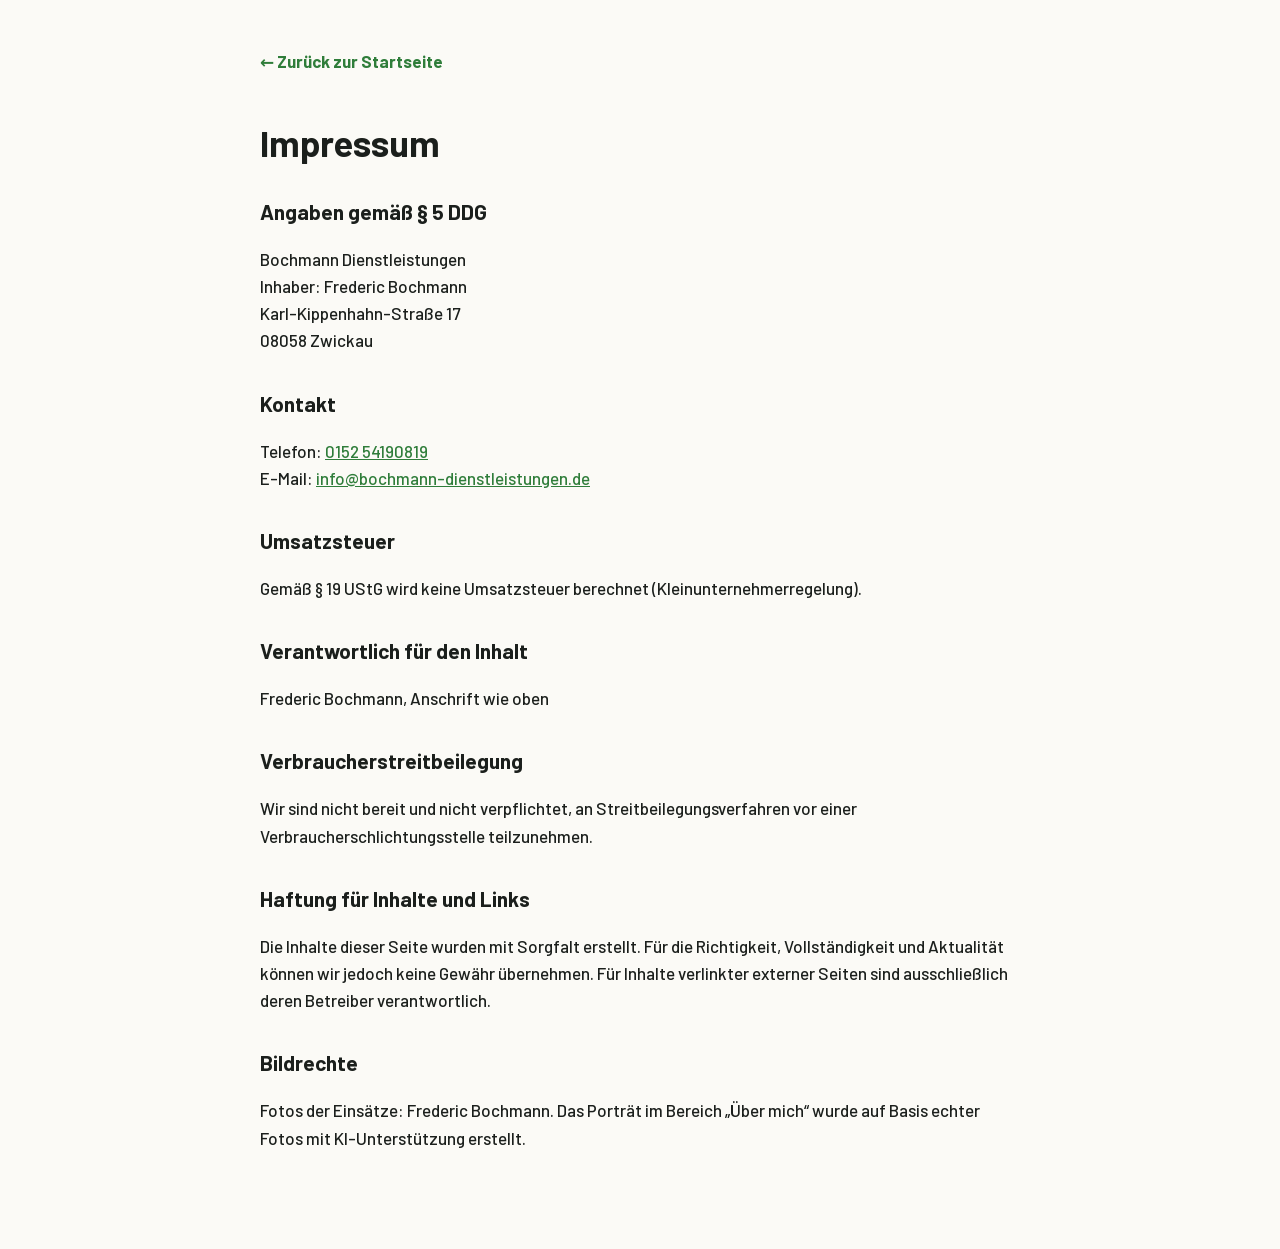
<file: impressum.html>
<!doctype html><html lang="de"><head><meta charset="utf-8"><meta name="viewport" content="width=device-width,initial-scale=1"><meta name="robots" content="noindex"><title>Impressum · Bochmann Dienstleistungen</title>
<style>@font-face{font-family:Barlow;font-weight:400 500;font-display:swap;src:url(fonts/barlow-500-latin.woff2) format("woff2");unicode-range:U+0000-00FF,U+0131,U+0152-0153,U+02BB-02BC,U+02C6,U+02DA,U+02DC,U+0304,U+0308,U+0329,U+2000-206F,U+20AC,U+2122,U+2191,U+2193,U+2212,U+2215,U+FEFF,U+FFFD}
@font-face{font-family:Barlow;font-weight:400 500;font-display:swap;src:url(fonts/barlow-500-latin-ext.woff2) format("woff2");unicode-range:U+0100-02BA,U+02BD-02C5,U+02C7-02CC,U+02CE-02D7,U+02DD-02FF,U+0304,U+0308,U+0329,U+1D00-1DBF,U+1E00-1E9F,U+1EF2-1EFF,U+2020,U+20A0-20AB,U+20AD-20C0,U+2113,U+2C60-2C7F,U+A720-A7FF}
@font-face{font-family:Barlow;font-weight:600;font-display:swap;src:url(fonts/barlow-600-latin.woff2) format("woff2");unicode-range:U+0000-00FF,U+0131,U+0152-0153,U+02BB-02BC,U+02C6,U+02DA,U+02DC,U+0304,U+0308,U+0329,U+2000-206F,U+20AC,U+2122,U+2191,U+2193,U+2212,U+2215,U+FEFF,U+FFFD}
@font-face{font-family:Barlow;font-weight:700 800;font-display:swap;src:url(fonts/barlow-700-latin.woff2) format("woff2");unicode-range:U+0000-00FF,U+0131,U+0152-0153,U+02BB-02BC,U+02C6,U+02DA,U+02DC,U+0304,U+0308,U+0329,U+2000-206F,U+20AC,U+2122,U+2191,U+2193,U+2212,U+2215,U+FEFF,U+FFFD}
body{font-family:Barlow,system-ui,sans-serif;background:#fbfaf6;color:#1b1f1c;line-height:1.6;margin:0;font-size:17px}main{max-width:760px;margin:0 auto;padding:48px 20px 80px}h1{font-size:36px;line-height:1.1}h2{font-size:21px;margin-top:32px}a{color:#2F7D3A}.back{display:inline-block;margin-bottom:24px;font-weight:700;text-decoration:none}</style></head><body><main><a class="back" href="index.html">← Zurück zur Startseite</a>
<h1>Impressum</h1>
<h2>Angaben gemäß § 5 DDG</h2>
<p>Bochmann Dienstleistungen<br>Inhaber: Frederic Bochmann<br>Karl-Kippenhahn-Straße 17<br>08058 Zwickau</p>
<h2>Kontakt</h2>
<p>Telefon: <a href="tel:+4915254190819">0152 54190819</a><br>E-Mail: <a href="mailto:info@bochmann-dienstleistungen.de">info@bochmann-dienstleistungen.de</a></p>
<h2>Umsatzsteuer</h2>
<p>Gemäß § 19 UStG wird keine Umsatzsteuer berechnet (Kleinunternehmerregelung).</p>
<h2>Verantwortlich für den Inhalt</h2>
<p>Frederic Bochmann, Anschrift wie oben</p>
<h2>Verbraucherstreitbeilegung</h2>
<p>Wir sind nicht bereit und nicht verpflichtet, an Streitbeilegungsverfahren vor einer Verbraucherschlichtungsstelle teilzunehmen.</p>
<h2>Haftung für Inhalte und Links</h2>
<p>Die Inhalte dieser Seite wurden mit Sorgfalt erstellt. Für die Richtigkeit, Vollständigkeit und Aktualität können wir jedoch keine Gewähr übernehmen. Für Inhalte verlinkter externer Seiten sind ausschließlich deren Betreiber verantwortlich.</p>
<h2>Bildrechte</h2>
<p>Fotos der Einsätze: Frederic Bochmann. Das Porträt im Bereich „Über mich“ wurde auf Basis echter Fotos mit KI-Unterstützung erstellt.</p>
</main></body></html>
</file>
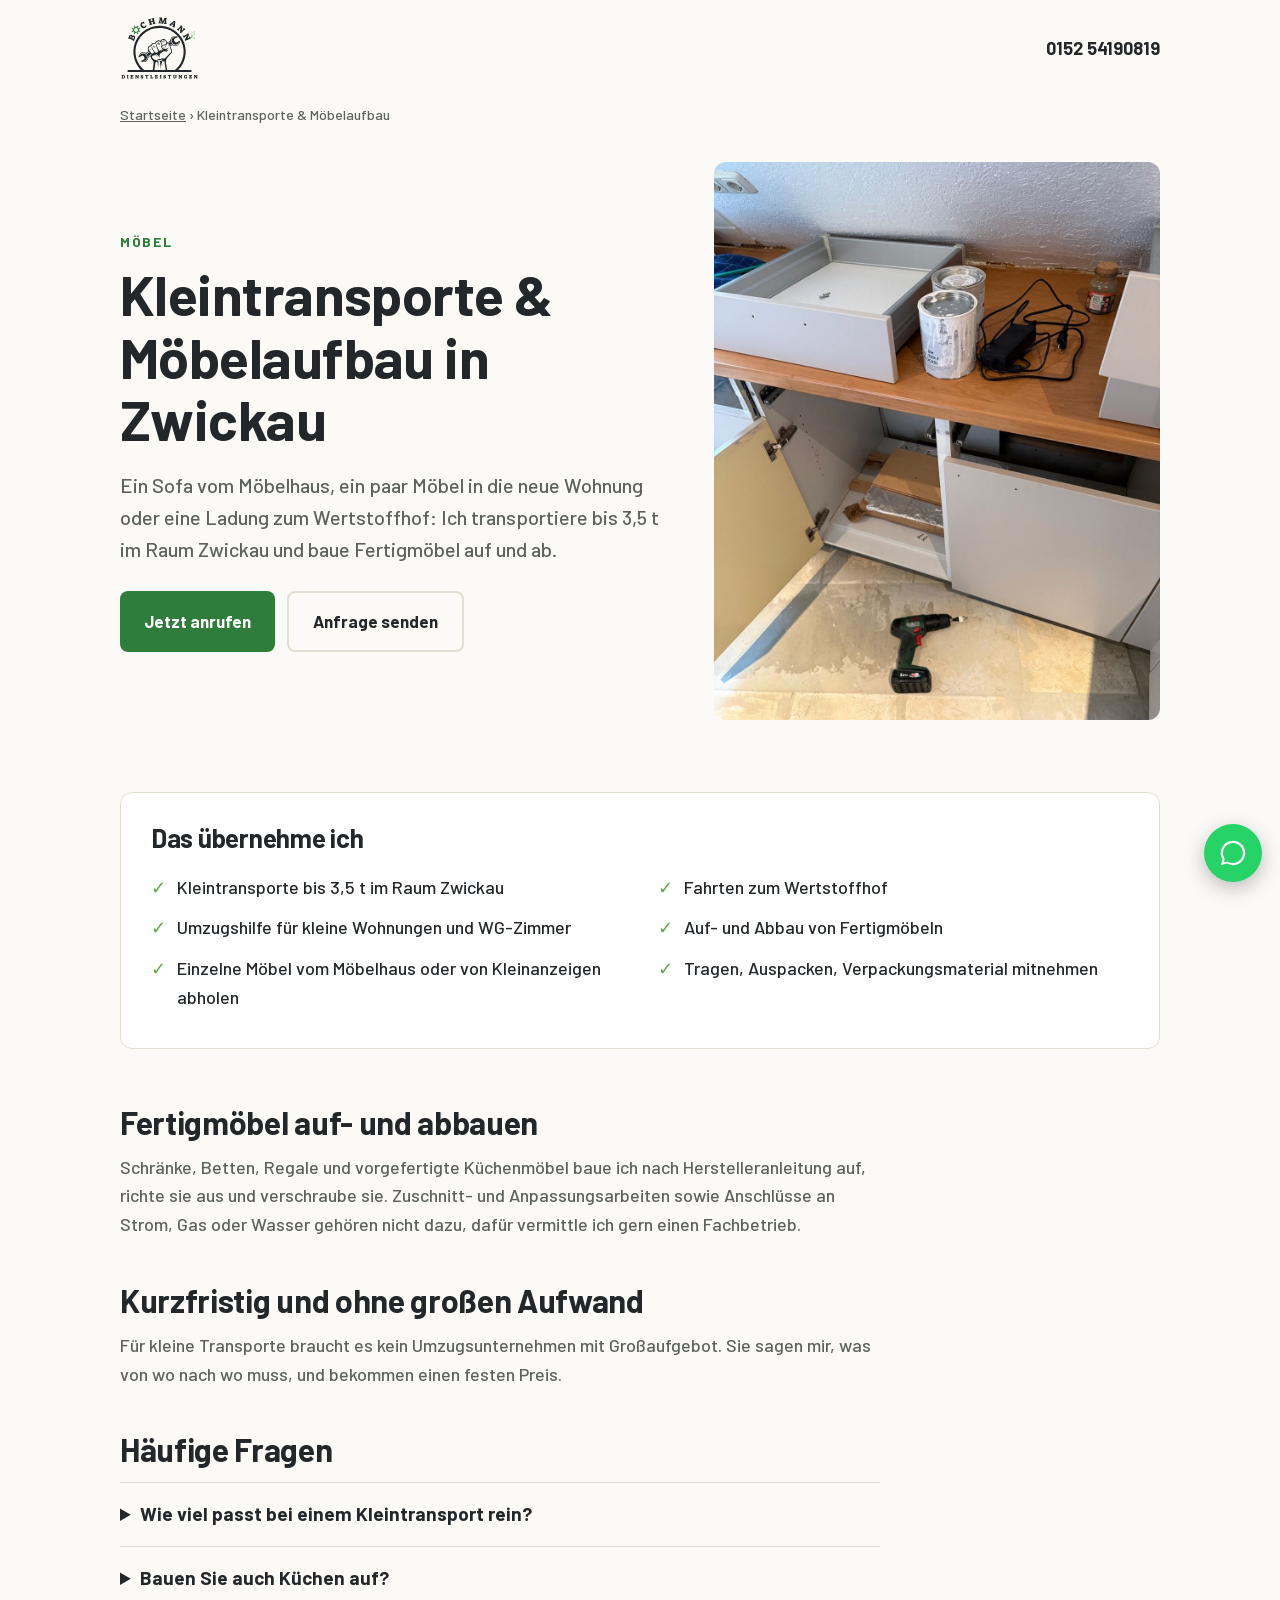
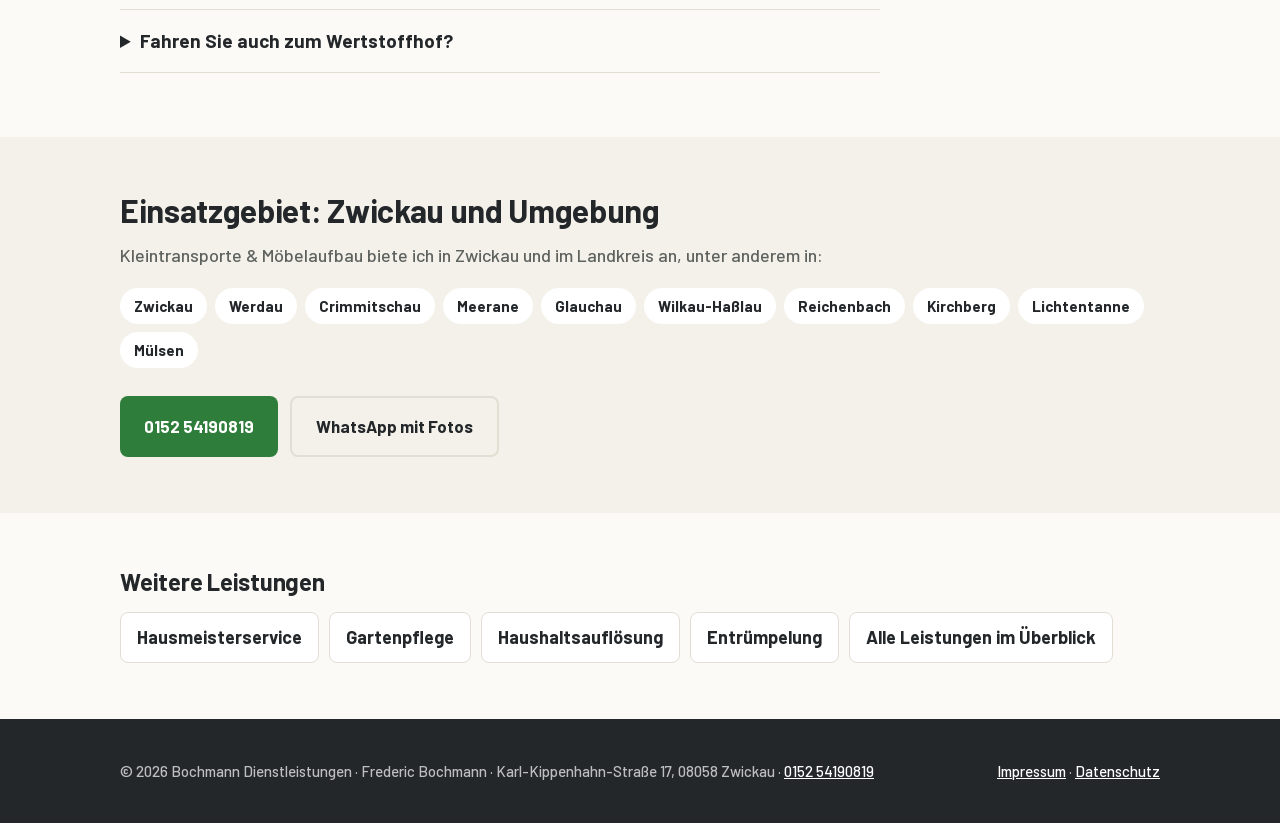
<file: transport-umzug.html>
<!doctype html>
<html lang="de">
<head>
<meta charset="utf-8">
<meta name="viewport" content="width=device-width,initial-scale=1">
<title>Kleintransporte &amp; Möbelaufbau Zwickau · bis 3,5 t | Bochmann</title>
<meta name="description" content="Kleintransporte und Umzugshilfe in Zwickau bis 3,5 t: einzelne Möbel, Kleinumzüge, Fahrten zum Wertstoffhof. Dazu Auf- und Abbau von Fertigmöbeln. Kurzfristige Termine.">
<link rel="canonical" href="https://www.bochmann-dienstleistungen.de/transport-umzug.html">
<meta name="theme-color" content="#23272A">
<meta property="og:type" content="website">
<meta property="og:locale" content="de_DE">
<meta property="og:site_name" content="Bochmann Dienstleistungen">
<meta property="og:title" content="Kleintransporte &amp; Möbelaufbau Zwickau · bis 3,5 t | Bochmann">
<meta property="og:description" content="Kleintransporte und Umzugshilfe in Zwickau bis 3,5 t: einzelne Möbel, Kleinumzüge, Fahrten zum Wertstoffhof. Dazu Auf- und Abbau von Fertigmöbeln. Kurzfristige Termine.">
<meta property="og:url" content="https://www.bochmann-dienstleistungen.de/transport-umzug.html">
<meta property="og:image" content="https://www.bochmann-dienstleistungen.de/img/moebel.jpg">
<link rel="icon" type="image/svg+xml" href="img/favicon.svg">
<script type="application/ld+json">{"@context":"https://schema.org","@graph":[{"@type":"Service","name":"Kleintransporte & Möbelaufbau in Zwickau","serviceType":"Kleintransporte & Möbelaufbau","url":"https://www.bochmann-dienstleistungen.de/transport-umzug.html","description":"Kleintransporte und Umzugshilfe in Zwickau bis 3,5 t: einzelne Möbel, Kleinumzüge, Fahrten zum Wertstoffhof. Dazu Auf- und Abbau von Fertigmöbeln. Kurzfristige Termine.","provider":{"@id":"https://www.bochmann-dienstleistungen.de/#firma"},"areaServed":[{"@type":"City","name":"Zwickau"},{"@type":"City","name":"Werdau"},{"@type":"City","name":"Crimmitschau"},{"@type":"City","name":"Meerane"},{"@type":"City","name":"Glauchau"},{"@type":"City","name":"Wilkau-Haßlau"},{"@type":"City","name":"Reichenbach"},{"@type":"City","name":"Kirchberg"},{"@type":"City","name":"Lichtentanne"},{"@type":"City","name":"Mülsen"}]},{"@type":"BreadcrumbList","itemListElement":[{"@type":"ListItem","position":1,"name":"Startseite","item":"https://www.bochmann-dienstleistungen.de/"},{"@type":"ListItem","position":2,"name":"Kleintransporte & Möbelaufbau","item":"https://www.bochmann-dienstleistungen.de/transport-umzug.html"}]},{"@type":"FAQPage","mainEntity":[{"@type":"Question","name":"Wie viel passt bei einem Kleintransport rein?","acceptedAnswer":{"@type":"Answer","text":"Ich fahre Transporte bis 3,5 t zulässiges Gesamtgewicht, das reicht für einzelne Möbel, ein WG-Zimmer oder eine kleine Wohnung."}},{"@type":"Question","name":"Bauen Sie auch Küchen auf?","acceptedAnswer":{"@type":"Answer","text":"Vorgefertigte Küchenmöbel baue ich auf und richte sie aus. Zuschnitt der Arbeitsplatte sowie Wasser- und Elektroanschlüsse übernimmt ein Fachbetrieb."}},{"@type":"Question","name":"Fahren Sie auch zum Wertstoffhof?","acceptedAnswer":{"@type":"Answer","text":"Ja, Sperrmüll und Altmöbel bringe ich zum Wertstoffhof."}}]}]}</script>
<style>@font-face{font-family:Barlow;font-weight:400 500;font-display:swap;src:url(fonts/barlow-500-latin.woff2) format("woff2")}
@font-face{font-family:Barlow;font-weight:700 800;font-display:swap;src:url(fonts/barlow-700-latin.woff2) format("woff2")}
:root{--ink:#23272A;--brand:#2F7D3A;--accent:#5BAA45;--sand:#F4F1EA;--paper:#FBFAF6;--muted:#5d625f;--line:#e2ded4}
*{box-sizing:border-box;margin:0}
body{font-family:Barlow,system-ui,sans-serif;font-weight:500;color:var(--ink);background:var(--paper);line-height:1.6;font-size:18px}
img{display:block;max-width:100%}a{color:var(--brand)}
.wrap{max-width:1080px;margin:0 auto;padding:0 20px}
h1,h2,h3{font-weight:700;line-height:1.12;letter-spacing:-.01em}
.top{display:flex;justify-content:space-between;align-items:center;padding:16px 20px;max-width:1080px;margin:0 auto}
.top img{height:64px;width:auto}.top .tel{font-weight:700;text-decoration:none;color:var(--ink)}
.crumbs{font-size:14px;color:var(--muted);padding-top:8px}.crumbs a{color:var(--muted)}
.hero{display:grid;grid-template-columns:1.1fr .9fr;gap:48px;align-items:center;padding:36px 0 72px}
.kicker{font-size:14px;font-weight:700;letter-spacing:.12em;text-transform:uppercase;color:var(--brand);margin-bottom:10px}
h1{font-size:clamp(34px,5vw,56px);margin-bottom:18px}
.hero p{font-size:20px;color:var(--muted);margin-bottom:26px}
.hero img{border-radius:12px;aspect-ratio:4/5;object-fit:cover;width:100%;height:auto}
.btn{display:inline-flex;align-items:center;padding:15px 24px;border-radius:8px;font-weight:700;text-decoration:none;font-size:17px;transition:transform .15s cubic-bezier(.2,.8,.2,1),background-color .2s}
.btn:active{transform:scale(.97)}.btn-main{background:var(--brand);color:#fff}.btn-main:hover{background:#276a31}
.btn-line{border:2px solid var(--line);color:var(--ink)}.cta{display:flex;flex-wrap:wrap;gap:12px}
.box{background:#fff;border:1px solid var(--line);border-radius:12px;padding:30px;margin-bottom:56px}
.box h2{font-size:26px;margin-bottom:14px}
.box ul{padding-left:0;list-style:none;columns:2;column-gap:36px}.box li{padding:6px 0 6px 26px;position:relative;break-inside:avoid}
.box li::before{content:"✓";position:absolute;left:0;color:var(--accent);font-weight:700}
.text{max-width:760px}.text h2{font-size:clamp(24px,3vw,32px);margin:0 0 12px}.text p{color:var(--muted);margin-bottom:44px}
.faq{max-width:760px;margin-bottom:64px}.faq h2{font-size:clamp(24px,3vw,32px);margin-bottom:14px}
details{border-top:1px solid var(--line);padding:16px 0}details:last-child{border-bottom:1px solid var(--line)}
summary{font-weight:700;cursor:pointer;font-size:19px}details p{color:var(--muted);margin-top:8px}
.area{background:var(--sand);padding:56px 0}.area h2{font-size:clamp(24px,3vw,32px);margin-bottom:12px}
.chips{display:flex;flex-wrap:wrap;gap:8px;margin:18px 0 28px}.chips span{background:#fff;border-radius:999px;padding:6px 14px;font-size:15px;font-weight:600}
.more{padding:56px 0}.more h2{font-size:24px;margin-bottom:16px}.more ul{list-style:none;padding:0;display:flex;flex-wrap:wrap;gap:10px}
.more a{display:inline-block;border:1px solid var(--line);background:#fff;border-radius:8px;padding:10px 16px;text-decoration:none;color:var(--ink);font-weight:600}
.more a:hover{border-color:var(--brand)}
footer{background:var(--ink);color:rgba(255,255,255,.7);padding:40px 0;font-size:15px}footer .wrap{display:flex;flex-wrap:wrap;gap:12px 28px;justify-content:space-between}footer a{color:#fff}
.wa{position:fixed;right:18px;bottom:18px;z-index:50;width:58px;height:58px;border-radius:50%;background:#25d366;display:grid;place-items:center;box-shadow:0 6px 20px rgba(0,0,0,.25)}.wa svg{width:30px;height:30px;fill:#fff}
@media (max-width:860px){.hero{grid-template-columns:1fr;gap:28px}.hero img{aspect-ratio:4/3}.box ul{columns:1}}
@media (max-width:600px){.top .tel{display:none}.top img{height:52px}}</style>
</head>
<body>
<header class="top"><a href="./" aria-label="Bochmann Dienstleistungen, Startseite"><img src="img/logo.svg" alt="Bochmann Dienstleistungen" width="104" height="85"></a><a class="tel" href="tel:+4915254190819">0152 54190819</a></header>
<main>
<div class="wrap">
 <nav class="crumbs" aria-label="Brotkrumen"><a href="./">Startseite</a> › Kleintransporte & Möbelaufbau</nav>
 <section class="hero">
  <div>
   <div class="kicker">Möbel</div>
   <h1>Kleintransporte & Möbelaufbau in Zwickau</h1>
   <p>Ein Sofa vom Möbelhaus, ein paar Möbel in die neue Wohnung oder eine Ladung zum Wertstoffhof: Ich transportiere bis 3,5 t im Raum Zwickau und baue Fertigmöbel auf und ab.</p>
   <div class="cta"><a class="btn btn-main" href="tel:+4915254190819">Jetzt anrufen</a><a class="btn btn-line" href="index.html#kontakt">Anfrage senden</a></div>
  </div>
  <img src="img/moebel.jpg" alt="Aufbau von Küchenunterschränken mit dem Akkuschrauber" width="1050" height="1400" fetchpriority="high">
 </section>
 <section class="box"><h2>Das übernehme ich</h2><ul><li>Kleintransporte bis 3,5 t im Raum Zwickau</li><li>Umzugshilfe für kleine Wohnungen und WG-Zimmer</li><li>Einzelne Möbel vom Möbelhaus oder von Kleinanzeigen abholen</li><li>Fahrten zum Wertstoffhof</li><li>Auf- und Abbau von Fertigmöbeln</li><li>Tragen, Auspacken, Verpackungsmaterial mitnehmen</li></ul></section>
 <div class="text"><h2>Fertigmöbel auf- und abbauen</h2><p>Schränke, Betten, Regale und vorgefertigte Küchenmöbel baue ich nach Herstelleranleitung auf, richte sie aus und verschraube sie. Zuschnitt- und Anpassungsarbeiten sowie Anschlüsse an Strom, Gas oder Wasser gehören nicht dazu, dafür vermittle ich gern einen Fachbetrieb.</p>
<h2>Kurzfristig und ohne großen Aufwand</h2><p>Für kleine Transporte braucht es kein Umzugsunternehmen mit Großaufgebot. Sie sagen mir, was von wo nach wo muss, und bekommen einen festen Preis.</p></div>
 <section class="faq"><h2>Häufige Fragen</h2><details><summary>Wie viel passt bei einem Kleintransport rein?</summary><p>Ich fahre Transporte bis 3,5 t zulässiges Gesamtgewicht, das reicht für einzelne Möbel, ein WG-Zimmer oder eine kleine Wohnung.</p></details><details><summary>Bauen Sie auch Küchen auf?</summary><p>Vorgefertigte Küchenmöbel baue ich auf und richte sie aus. Zuschnitt der Arbeitsplatte sowie Wasser- und Elektroanschlüsse übernimmt ein Fachbetrieb.</p></details><details><summary>Fahren Sie auch zum Wertstoffhof?</summary><p>Ja, Sperrmüll und Altmöbel bringe ich zum Wertstoffhof.</p></details></section>
</div>
<section class="area"><div class="wrap">
 <h2>Einsatzgebiet: Zwickau und Umgebung</h2>
 <p style="color:var(--muted)">Kleintransporte & Möbelaufbau biete ich in Zwickau und im Landkreis an, unter anderem in:</p>
 <div class="chips"><span>Zwickau</span><span>Werdau</span><span>Crimmitschau</span><span>Meerane</span><span>Glauchau</span><span>Wilkau-Haßlau</span><span>Reichenbach</span><span>Kirchberg</span><span>Lichtentanne</span><span>Mülsen</span></div>
 <div class="cta"><a class="btn btn-main" href="tel:+4915254190819">0152 54190819</a><a class="btn btn-line" href="https://wa.me/4915254190819" target="_blank" rel="noopener">WhatsApp mit Fotos</a></div>
</div></section>
<section class="more"><div class="wrap"><h2>Weitere Leistungen</h2><ul><li><a href="hausmeisterservice.html">Hausmeisterservice</a></li><li><a href="gartenpflege.html">Gartenpflege</a></li><li><a href="haushaltsaufloesung.html">Haushaltsauflösung</a></li><li><a href="entruempelung.html">Entrümpelung</a></li><li><a href="./">Alle Leistungen im Überblick</a></li></ul></div></section>
</main>
<footer><div class="wrap">
 <span>© <span id="y"></span> Bochmann Dienstleistungen · Frederic Bochmann · Karl-Kippenhahn-Straße 17, 08058 Zwickau · <a href="tel:+4915254190819">0152 54190819</a></span>
 <span><a href="impressum.html">Impressum</a> · <a href="datenschutz.html">Datenschutz</a></span>
</div></footer>
<a class="wa" href="https://wa.me/4915254190819" target="_blank" rel="noopener" aria-label="Per WhatsApp schreiben"><svg viewBox="0 0 32 32"><path d="M16 3a13 13 0 0 0-11.2 19.6L3 29l6.6-1.7A13 13 0 1 0 16 3zm0 23.7a10.7 10.7 0 0 1-5.5-1.5l-.4-.2-3.9 1 1-3.8-.3-.4A10.7 10.7 0 1 1 16 26.7z"/></svg></a>
<script>document.getElementById('y').textContent=new Date().getFullYear()</script>
</body>
</html>
</file>
